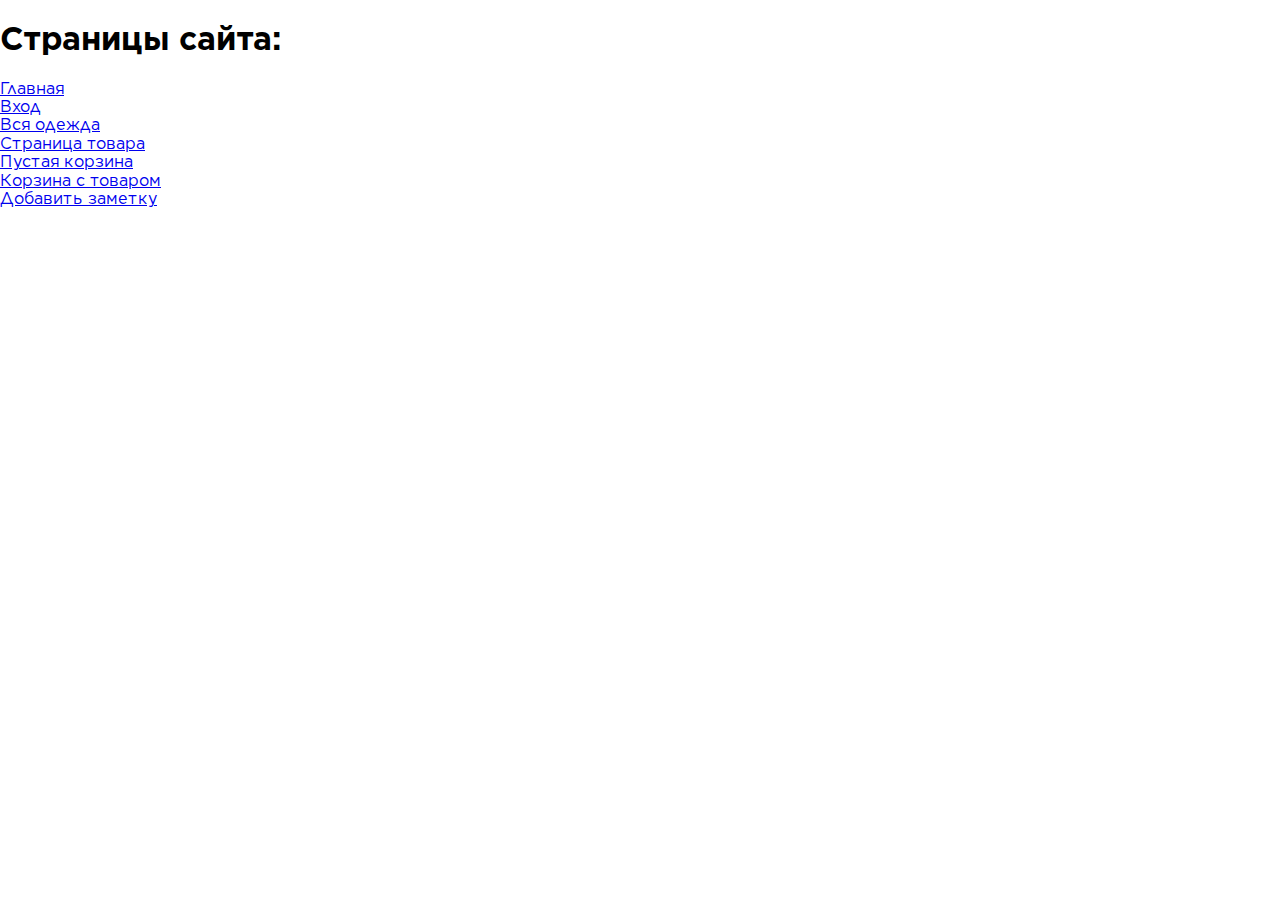
<file: index.html>
<!doctype html>
<html class="no-js" lang="ru">

    <head>
        <meta charset="utf-8">
        <meta http-equiv="x-ua-compatible" content="ie=edge">
        <title>CLO</title>
        <meta content="" name="description">
        <meta content="" name="keywords">
        <meta name="viewport" content="width=device-width, initial-scale=1">

        <meta content="telephone=no" name="format-detection">
        <!-- This make sence for mobile browsers. It means, that content has been optimized for mobile browsers -->
        <meta name="HandheldFriendly" content="true">


        <!--[if (gt IE 9)|!(IE)]><!-->
        <link href="static/css/main.min.css" rel="stylesheet" type="text/css">
        <!--<![endif]-->

        <meta property="og:title" content="" />
        <meta property="og:url" content="" />
        <meta property="og:description" content="" />
        <meta property="og:image" content="" />
        <meta property="og:image:type" content="image/jpeg" />
        <meta property="og:image:width" content="500" />
        <meta property="og:image:height" content="300" />
        <meta property="twitter:description" content="" />
        <link rel="image_src" href="" />


        <link rel="apple-touch-icon" sizes="57x57" href="./favicon/apple-icon-57x57.png">
        <link rel="apple-touch-icon" sizes="60x60" href="./favicon/apple-icon-60x60.png">
        <link rel="apple-touch-icon" sizes="72x72" href="./favicon/apple-icon-72x72.png">
        <link rel="apple-touch-icon" sizes="76x76" href="./favicon/apple-icon-76x76.png">
        <link rel="apple-touch-icon" sizes="114x114" href="./favicon/apple-icon-114x114.png">
        <link rel="apple-touch-icon" sizes="120x120" href="./favicon/apple-icon-120x120.png">
        <link rel="apple-touch-icon" sizes="144x144" href="./favicon/apple-icon-144x144.png">
        <link rel="apple-touch-icon" sizes="152x152" href="./favicon/apple-icon-152x152.png">
        <link rel="apple-touch-icon" sizes="180x180" href="./favicon/apple-icon-180x180.png">
        <link rel="icon" type="image/png" sizes="192x192" href="./favicon/android-icon-192x192.png">
        <link rel="icon" type="image/png" sizes="32x32" href="./favicon/favicon-32x32.png">
        <link rel="icon" type="image/png" sizes="96x96" href="./favicon/favicon-96x96.png">
        <link rel="icon" type="image/png" sizes="16x16" href="./favicon/favicon-16x16.png">
        <link rel="manifest" href="./favicon/manifest.json">
        <meta name="msapplication-TileColor" content="#ffffff">
        <meta name="msapplication-TileImage" content="./favicon/ms-icon-144x144.png">
        <meta name="theme-color" content="#ffffff">

        <script>
            (function(H){H.className=H.className.replace(/\bno-js\b/,'js')})(document.documentElement)
        </script>

        <link rel="stylesheet" href="https://unpkg.com/swiper/swiper-bundle.min.css" />
        <script src="https://unpkg.com/swiper/swiper-bundle.min.js"></script>
    </head>

    <body class="page">


        <h1>Страницы сайта:</h1>
        <a href="./main.html">Главная</a>
        <a href="./login.html">Вход</a>
        <a href="./items.html">Вся одежда</a>
        <a href="./item.html">Страница товара</a>
        <a href="./main2.html">Пустая корзина</a>
        <a href="./main3.html">Корзина с товаром</a>
        <a href="./note.html">Добавить заметку</a>







        <!-- Main scripts. You can replace it, but I recommend you to leave it here     -->
        <script src="static/js/main.min.js"></script>
    </body>

</html>
</file>
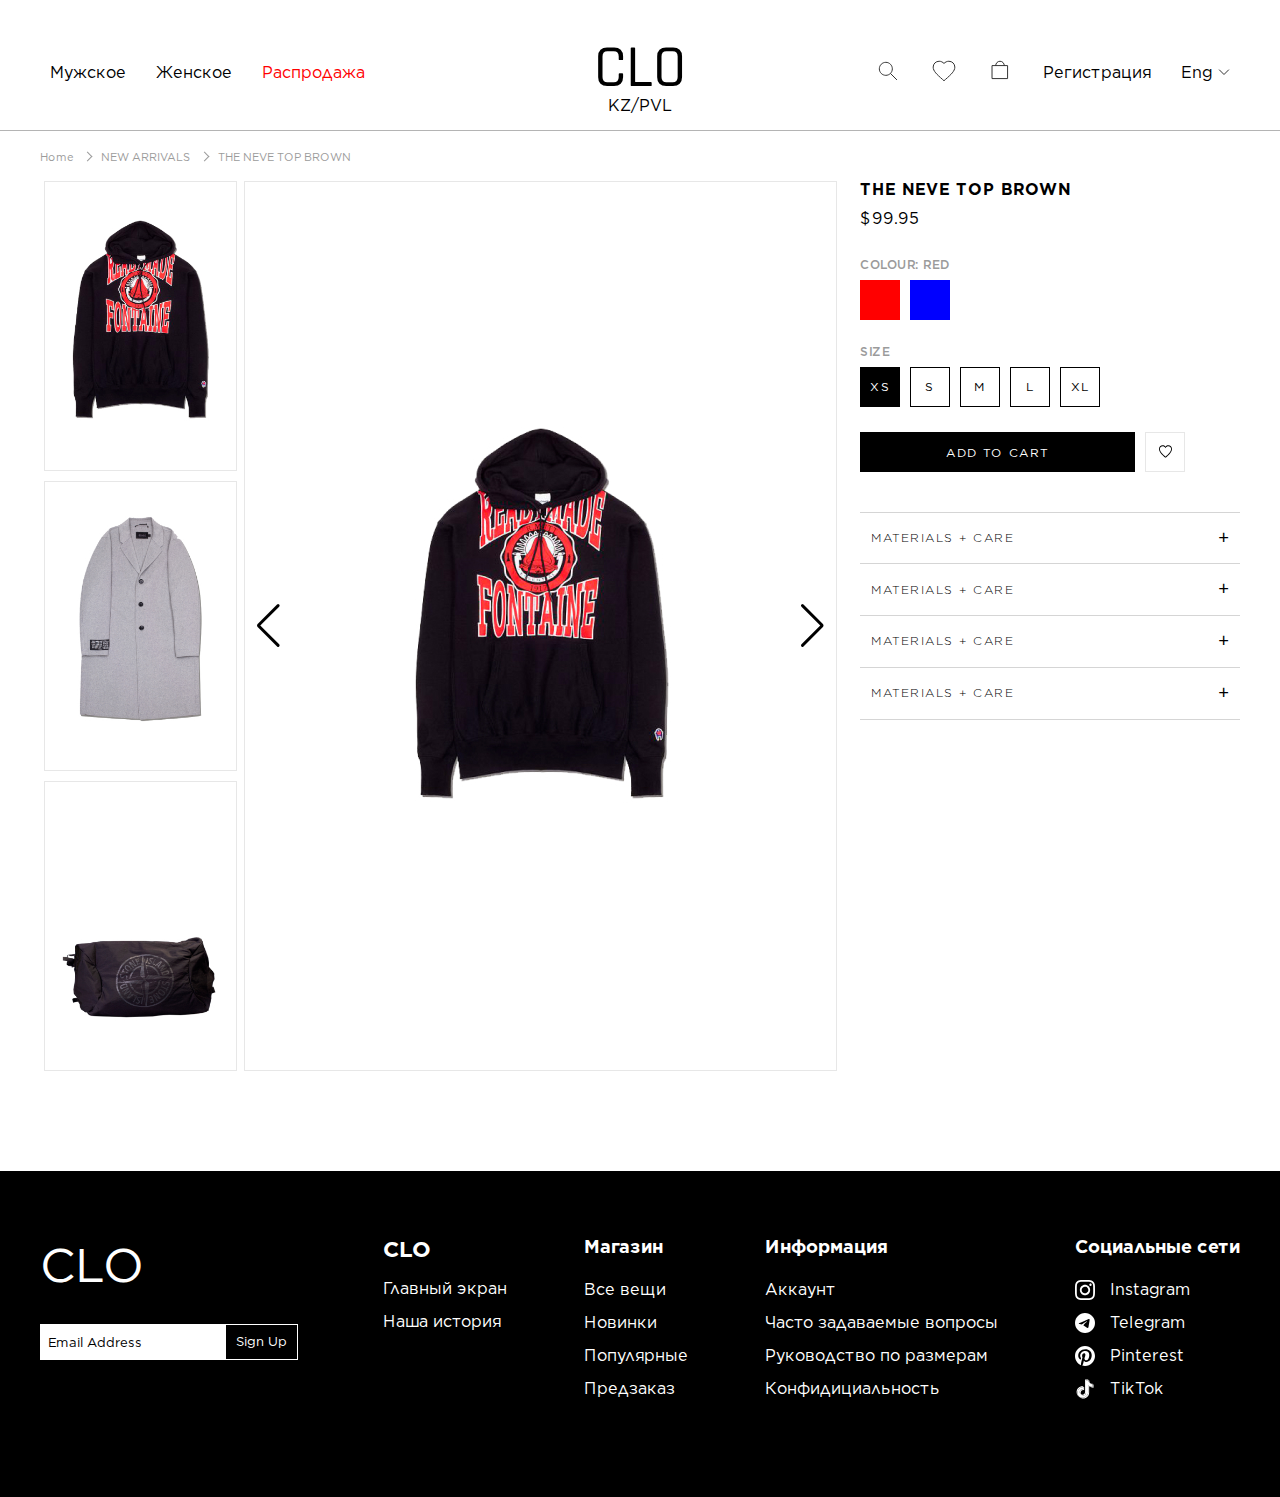
<file: item.html>
<!doctype html>
<html class="no-js" lang="ru">

    <head>
        <meta charset="utf-8">
        <meta http-equiv="x-ua-compatible" content="ie=edge">
        <title>CLO</title>
        <meta content="" name="description">
        <meta content="" name="keywords">
        <meta name="viewport" content="width=device-width, initial-scale=1">

        <meta content="telephone=no" name="format-detection">
        <!-- This make sence for mobile browsers. It means, that content has been optimized for mobile browsers -->
        <meta name="HandheldFriendly" content="true">


        <!--[if (gt IE 9)|!(IE)]><!-->
        <link href="static/css/main.min.css" rel="stylesheet" type="text/css">
        <!--<![endif]-->

        <meta property="og:title" content="" />
        <meta property="og:url" content="" />
        <meta property="og:description" content="" />
        <meta property="og:image" content="" />
        <meta property="og:image:type" content="image/jpeg" />
        <meta property="og:image:width" content="500" />
        <meta property="og:image:height" content="300" />
        <meta property="twitter:description" content="" />
        <link rel="image_src" href="" />


        <link rel="apple-touch-icon" sizes="57x57" href="./favicon/apple-icon-57x57.png">
        <link rel="apple-touch-icon" sizes="60x60" href="./favicon/apple-icon-60x60.png">
        <link rel="apple-touch-icon" sizes="72x72" href="./favicon/apple-icon-72x72.png">
        <link rel="apple-touch-icon" sizes="76x76" href="./favicon/apple-icon-76x76.png">
        <link rel="apple-touch-icon" sizes="114x114" href="./favicon/apple-icon-114x114.png">
        <link rel="apple-touch-icon" sizes="120x120" href="./favicon/apple-icon-120x120.png">
        <link rel="apple-touch-icon" sizes="144x144" href="./favicon/apple-icon-144x144.png">
        <link rel="apple-touch-icon" sizes="152x152" href="./favicon/apple-icon-152x152.png">
        <link rel="apple-touch-icon" sizes="180x180" href="./favicon/apple-icon-180x180.png">
        <link rel="icon" type="image/png" sizes="192x192" href="./favicon/android-icon-192x192.png">
        <link rel="icon" type="image/png" sizes="32x32" href="./favicon/favicon-32x32.png">
        <link rel="icon" type="image/png" sizes="96x96" href="./favicon/favicon-96x96.png">
        <link rel="icon" type="image/png" sizes="16x16" href="./favicon/favicon-16x16.png">
        <link rel="manifest" href="./favicon/manifest.json">
        <meta name="msapplication-TileColor" content="#ffffff">
        <meta name="msapplication-TileImage" content="./favicon/ms-icon-144x144.png">
        <meta name="theme-color" content="#ffffff">

        <script>
            (function(H){H.className=H.className.replace(/\bno-js\b/,'js')})(document.documentElement)
        </script>

        <link rel="stylesheet" href="https://unpkg.com/swiper/swiper-bundle.min.css" />
        <script src="https://unpkg.com/swiper/swiper-bundle.min.js"></script>
    </head>

    <body class="page">


        <header class="header">
            <div class="header__block">
                <div class="header__dropdown">
                    <div class="header__dropdown-link">
                        Мужское
                    </div>
                    <div class="header__dropdown-container">
                        <div class="header__dropdown-links">
                            <div class="header__dropdown-links-block">
                                <div class="header__dropdown-links-title">
                                    Одежда
                                </div>
                                <a href="#" class="header__dropdown-links-link">

        							Брюки

        						</a>
                                <a href="#" class="header__dropdown-links-link">

        							Джемперы и кардиганы

        						</a>
                                <a href="#" class="header__dropdown-links-link">

        							Верхняя одежда

        						</a>
                                <a href="#" class="header__dropdown-links-link">

        							Джинсы

        						</a>
                                <a href="#" class="header__dropdown-links-link">

        							Костюмы

        						</a>
                                <a href="#" class="header__dropdown-links-link">

        							Рубашки

        						</a>
                                <a href="#" class="header__dropdown-links-link">

        							Спорт

        						</a>
                                <a href="#" class="header__dropdown-links-link">

        							Худи и свитшоты

        						</a>
                                <a href="#" class="header__dropdown-links-link">

        							Футболки и майки

        						</a>
                                <a href="#" class="header__dropdown-links-link">

        							Плавки и шорты

        						</a>
                                <a href="#" class="header__dropdown-links-link">

        							Одежда для дома

        						</a>
                            </div>
                            <div class="header__dropdown-links-block">
                                <div class="header__dropdown-links-title">
                                    Обувь
                                </div>
                                <a href="#" class="header__dropdown-links-link">

        							Ботинки и сапоги

        						</a>
                                <a href="#" class="header__dropdown-links-link">

        							Кроссовки и кеды

        						</a>
                                <a href="#" class="header__dropdown-links-link">

        							Туфли

        						</a>
                            </div>
                            <div class="header__dropdown-links-block">
                                <div class="header__dropdown-links-title">
                                    Аксессуары
                                </div>
                                <a href="#" class="header__dropdown-links-link">

        							Головные уборы

        						</a>
                                <a href="#" class="header__dropdown-links-link">

        							Кошельки

        						</a>
                                <a href="#" class="header__dropdown-links-link">

        							Нижнее белье

        						</a>
                                <a href="#" class="header__dropdown-links-link">

        							Носки

        						</a>
                                <a href="#" class="header__dropdown-links-link">

        							Ремни и перчатки

        						</a>
                                <a href="#" class="header__dropdown-links-link">

        							Очки

        						</a>
                                <a href="#" class="header__dropdown-links-link">

        							Сумки и рюкзаки

        						</a>
                                <a href="#" class="header__dropdown-links-link">

        							Украшения

        						</a>
                                <a href="#" class="header__dropdown-links-link">

        							Шарфы и платки

        						</a>
                                <a href="#" class="header__dropdown-links-link">

        							Галстуки

        						</a>
                            </div>
                        </div>
                        <div class="header__dropdown-new">
                            <div class="header__dropdown-new-title">
                                Новое поступление
                                <svg width="15" height="14" viewBox="0 0 15 14" fill="none" xmlns="http://www.w3.org/2000/svg">
                                    <g id="arrow-down">
                                        <path id="Path 2" d="M7.5 1.75V12.25" stroke="#333333" stroke-linecap="round" />
                                        <path id="Path 3" d="M3.75 8.75L7.5 12.25L11.25 8.75" stroke="#333333" stroke-linecap="round" />
                                    </g>
                                </svg>
                            </div>
                            <div class="header__dropdown-new-items">
                                <div class="header__dropdown-new-item"></div>
                                <div class="header__dropdown-new-item"></div>
                                <div class="header__dropdown-new-item"></div>
                                <div class="header__dropdown-new-item"></div>
                            </div>
                        </div>
                    </div>
                </div>
                <div class="header__dropdown">
                    <div class="header__dropdown-link">
                        Женское
                    </div>
                    <div class="header__dropdown-container">
                        <div class="header__dropdown-links">
                            <div class="header__dropdown-links-block">
                                <div class="header__dropdown-links-title">
                                    Одежда
                                </div>
                                <a href="#" class="header__dropdown-links-link">

        							Брюки

        						</a>
                                <a href="#" class="header__dropdown-links-link">

        							Джемперы и кардиганы

        						</a>
                                <a href="#" class="header__dropdown-links-link">

        							Верхняя одежда

        						</a>
                                <a href="#" class="header__dropdown-links-link">

        							Джинсы

        						</a>
                                <a href="#" class="header__dropdown-links-link">

        							Костюмы

        						</a>
                                <a href="#" class="header__dropdown-links-link">

        							Блузы и рубашки

        						</a>
                                <a href="#" class="header__dropdown-links-link">

        							Спорт

        						</a>
                                <a href="#" class="header__dropdown-links-link">

        							Худи и свитшоты

        						</a>
                                <a href="#" class="header__dropdown-links-link">

        							Футболки и майки

        						</a>
                                <a href="#" class="header__dropdown-links-link">

        							Купальники и пляжная одежда

        						</a>
                                <a href="#" class="header__dropdown-links-link">

        							Одежда для дома

        						</a>
                                <a href="#" class="header__dropdown-links-link">

        							Юбки

        						</a>
                                <a href="#" class="header__dropdown-links-link">

        							Топы

        						</a>
                                <a href="#" class="header__dropdown-links-link">

        							Комбинизоны

        						</a>
                                <a href="#" class="header__dropdown-links-link">

        							Платья

        						</a>
                            </div>
                            <div class="header__dropdown-links-block">
                                <div class="header__dropdown-links-title">
                                    Обувь
                                </div>
                                <a href="#" class="header__dropdown-links-link">

        							Ботинки и сапоги

        						</a>
                                <a href="#" class="header__dropdown-links-link">

        							Кроссовки и кеды

        						</a>
                                <a href="#" class="header__dropdown-links-link">

        							Туфли и босоножки

        						</a>
                            </div>
                            <div class="header__dropdown-links-block">
                                <div class="header__dropdown-links-title">
                                    Аксессуары
                                </div>
                                <a href="#" class="header__dropdown-links-link">

        							Головные уборы

        						</a>
                                <a href="#" class="header__dropdown-links-link">

        							Кошельки

        						</a>
                                <a href="#" class="header__dropdown-links-link">

        							Нижнее белье

        						</a>
                                <a href="#" class="header__dropdown-links-link">

        							Колготки и носки

        						</a>
                                <a href="#" class="header__dropdown-links-link">

        							Ремни и перчатки

        						</a>
                                <a href="#" class="header__dropdown-links-link">

        							Очки

        						</a>
                                <a href="#" class="header__dropdown-links-link">

        							Сумки и рюкзаки

        						</a>
                                <a href="#" class="header__dropdown-links-link">

        							Украшения

        						</a>
                                <a href="#" class="header__dropdown-links-link">

        							Шарфы и платки

        						</a>
                                <a href="#" class="header__dropdown-links-link">

        							Галстуки

        						</a>
                            </div>
                        </div>
                        <div class="header__dropdown-new">
                            <div class="header__dropdown-new-title">
                                Новое поступление
                                <svg width="15" height="14" viewBox="0 0 15 14" fill="none" xmlns="http://www.w3.org/2000/svg">
                                    <g id="arrow-down">
                                        <path id="Path 2" d="M7.5 1.75V12.25" stroke="#333333" stroke-linecap="round" />
                                        <path id="Path 3" d="M3.75 8.75L7.5 12.25L11.25 8.75" stroke="#333333" stroke-linecap="round" />
                                    </g>
                                </svg>
                            </div>
                            <div class="header__dropdown-new-items">
                                <div class="header__dropdown-new-item"></div>
                                <div class="header__dropdown-new-item"></div>
                                <div class="header__dropdown-new-item"></div>
                                <div class="header__dropdown-new-item"></div>
                            </div>
                        </div>
                    </div>
                </div>
                <div class="header__dropdown header__dropdown-close">
                    <div class="header__dropdown-link header__dropdown-link-red">
                        Распродажа
                    </div>
                    <div class="header__dropdown-container">

                    </div>
                </div>
            </div>
            <div class="header__logo">
                <div class="header__logo-text">
                    CLO
                </div>
                <div class="header__logo-title">
                    KZ/PVL
                </div>
            </div>
            <div class="header__block">
                <div class="header__search">
                    <svg width="26" height="26" viewBox="0 0 26 26" fill="none" xmlns="http://www.w3.org/2000/svg">
                        <path d="M15.613 15.6131L21.6665 21.6667" stroke="#333333" stroke-linecap="round" />
                        <path fill-rule="evenodd" clip-rule="evenodd" d="M10.8335 17.3333C14.4233 17.3333 17.3335 14.4232 17.3335 10.8333C17.3335 7.24348 14.4233 4.33333 10.8335 4.33333C7.24365 4.33333 4.3335 7.24348 4.3335 10.8333C4.3335 14.4232 7.24365 17.3333 10.8335 17.3333Z"
                        stroke="#333333" />
                    </svg>
                </div>
                <div class="header__fav">
                    <svg width="26" height="26" viewBox="0 0 26 26" fill="none" xmlns="http://www.w3.org/2000/svg">
                        <g id="favourite">
                            <path id="Shape" d="M12.9998 22.75L11.429 21.3473C5.84984 16.3846 2.1665 13.1116 2.1665 9.09469C2.1665 5.82166 4.78817 3.25 8.12484 3.25C10.0098 3.25 11.819 4.11076 12.9998 5.47098C14.1807 4.11076 15.9898 3.25 17.8748 3.25C21.2115 3.25 23.8332 5.82166 23.8332 9.09469C23.8332 13.1116 20.1498 16.3846 14.5707 21.3579L12.9998 22.75Z"
                            stroke="#333333" />
                        </g>
                    </svg>
                </div>
                <div class="header__cart">
                    <svg width="26" height="26" viewBox="0 0 26 26" fill="none" xmlns="http://www.w3.org/2000/svg">
                        <g id="bag">
                            <rect id="Rectangle 2" x="5.4165" y="7.58333" width="15.1667" height="13" stroke="#333333" stroke-linecap="round" stroke-linejoin="round" />
                            <path id="Rectangle 2_2" d="M8.6665 7.58333C8.6665 5.1901 10.6066 3.25 12.9998 3.25C15.3931 3.25 17.3332 5.1901 17.3332 7.58333" stroke="#333333" stroke-linecap="round" stroke-linejoin="round" />
                        </g>
                    </svg>
                </div>
                <div class="header__login">
                    Регистрация
                </div>
                <div class="header__lang">
                    <div class="header__lang-text">
                        Eng
                    </div>
                    <svg width="12" height="7" viewBox="0 0 12 7" fill="none" xmlns="http://www.w3.org/2000/svg">
                        <path d="M1.4165 0.916668L5.99984 5.5L10.5832 0.916668" stroke="#333333" stroke-linecap="round" />
                    </svg>
                    <div class="header__lang-more">
                        <a href="#">Ru</a>
                    </div>
                </div>
            </div>
        </header>
        <div class="itemcontainer">
            <div class="wrapper">
                <nav class="breadcrubs">
                    <ol>
                        <li class="breadcrubs__item">
                            <a href="#" class="breadcrubs__link">Home</a>
                        </li>
                        <li class="breadcrubs__item">
                            <a href="#" class="breadcrubs__link">NEW ARRIVALS</a>
                        </li>
                        <li class="breadcrubs__item">
                            <a href="#" class="breadcrubs__link">THE NEVE TOP BROWN</a>
                        </li>
                    </ol>
                </nav>
                <div class="itemcontainer__main">
                    <div class="itemcontainer__slider">
                        <div thumbsSlider="" class="swiper mySwiper">
                            <div class="swiper-wrapper">
                                <div class="swiper-slide">
                                    <img src="./static/img/content/item7.jpg" />
                                </div>
                                <div class="swiper-slide">
                                    <img src="./static/img/content/item8.jpg" />
                                </div>
                                <div class="swiper-slide">
                                    <img src="./static/img/content/item6.jpg" />
                                </div>
                                <div class="swiper-slide">
                                    <img src="./static/img/content/item5.jpg" />
                                </div>
                                <div class="swiper-slide">
                                    <img src="./static/img/content/item4.jpg" />
                                </div>
                            </div>
                        </div>
                        <div class="swiper mySwiper2">
                            <div class="swiper-wrapper">
                                <div class="swiper-slide">
                                    <img src="./static/img/content/item7.jpg" />
                                </div>
                                <div class="swiper-slide">
                                    <img src="./static/img/content/item8.jpg" />
                                </div>
                                <div class="swiper-slide">
                                    <img src="./static/img/content/item6.jpg" />
                                </div>
                                <div class="swiper-slide">
                                    <img src="./static/img/content/item5.jpg" />
                                </div>
                                <div class="swiper-slide">
                                    <img src="./static/img/content/item4.jpg" />
                                </div>
                            </div>
                            <div class="swiper-button-next"></div>
                            <div class="swiper-button-prev"></div>
                        </div>
                    </div>
                    <div class="itemcontainer__info">
                        <div class="itemcontainer__name">
                            THE NEVE TOP BROWN
                        </div>
                        <div class="itemcontainer__price">
                            $99.95
                        </div>
                        <div class="itemcontainer__color-block">
                            <div class="itemcontainer__mtitle">
                                COLOUR: <span id="color-hover"></span>
                            </div>
                            <div class="itemcontainer__colors">
                                <a href="#" data-colot-title="red" class="itemcontainer__color selected" style="background-color: red;"></a>
                                <a href="#" data-colot-title="blue" class="itemcontainer__color" style="background-color: blue;"></a>
                            </div>
                        </div>
                        <div class="itemcontainer__sizes-block">
                            <div class="itemcontainer__mtitle">
                                SIZE
                            </div>
                            <div class="itemcontainer__sizes">
                                <label class="itemcontainer__size">
                                    <input type="radio" name="size" value="size1" checked>
                                    <span>XS</span>
                                </label>
                                <label class="itemcontainer__size">
                                    <input type="radio" name="size" value="size2">
                                    <span>S</span>
                                </label>
                                <label class="itemcontainer__size">
                                    <input type="radio" name="size" value="size3">
                                    <span>M</span>
                                </label>
                                <label class="itemcontainer__size">
                                    <input type="radio" name="size" value="size4">
                                    <span>L</span>
                                </label>
                                <label class="itemcontainer__size">
                                    <input type="radio" name="size" value="size5">
                                    <span>XL</span>
                                </label>
                            </div>
                        </div>
                        <div class="itemcontainer__buttons">
                            <div class="button">ADD TO CART</div>
                            <div class="itemcontainer__favorite">
                                <svg version="1.1" xmlns="http://www.w3.org/2000/svg" xmlns:xlink="http://www.w3.org/1999/xlink" x="0px" y="0px" viewBox="0 0 455 455" style="enable-background:new 0 0 455 455;" xml:space="preserve">
                                    <path d="M326.632,10.346c-38.733,0-74.991,17.537-99.132,46.92c-24.141-29.384-60.398-46.92-99.132-46.92

        							C57.586,10.346,0,67.931,0,138.714c0,55.426,33.05,119.535,98.23,190.546c50.161,54.647,104.728,96.959,120.257,108.626l9.01,6.769

        							l9.01-6.768c15.529-11.667,70.098-53.978,120.26-108.625C421.949,258.251,455,194.141,455,138.714

        							C455,67.931,397.414,10.346,326.632,10.346z M334.666,308.974c-41.259,44.948-85.648,81.283-107.169,98.029

        							c-21.52-16.746-65.907-53.082-107.166-98.03C61.236,244.592,30,185.717,30,138.714c0-54.24,44.128-98.368,98.368-98.368

        							c35.694,0,68.652,19.454,86.013,50.771l13.119,23.666l13.119-23.666c17.36-31.316,50.318-50.771,86.013-50.771

        							c54.24,0,98.368,44.127,98.368,98.368C425,185.719,393.763,244.594,334.666,308.974z" />
                                </svg>
                            </div>
                        </div>
                        <div class="itemcontainer__toggls">
                            <div class="itemcontainer__toggle">
                                <div class="itemcontainer__togglehead">
                                    <div class="itemcontainer__toggletitle">
                                        Materials + Care
                                    </div>
                                    <div class="itemcontainer__togglearrow"></div>
                                </div>
                                <div class="itemcontainer__togglebody">
                                    From the COA collection, The Neve Skirt in Brown by Nakedvice is a mini skirt crafted from custom N printed mesh.
                                </div>
                            </div>
                            <div class="itemcontainer__toggle">
                                <div class="itemcontainer__togglehead">
                                    <div class="itemcontainer__toggletitle">
                                        Materials + Care
                                    </div>
                                    <div class="itemcontainer__togglearrow"></div>
                                </div>
                                <div class="itemcontainer__togglebody">
                                    From the COA collection, The Neve Skirt in Brown by Nakedvice is a mini skirt crafted from custom N printed mesh.
                                </div>
                            </div>
                            <div class="itemcontainer__toggle">
                                <div class="itemcontainer__togglehead">
                                    <div class="itemcontainer__toggletitle">
                                        Materials + Care
                                    </div>
                                    <div class="itemcontainer__togglearrow"></div>
                                </div>
                                <div class="itemcontainer__togglebody">
                                    From the COA collection, The Neve Skirt in Brown by Nakedvice is a mini skirt crafted from custom N printed mesh.
                                </div>
                            </div>
                            <div class="itemcontainer__toggle">
                                <div class="itemcontainer__togglehead">
                                    <div class="itemcontainer__toggletitle">
                                        Materials + Care
                                    </div>
                                    <div class="itemcontainer__togglearrow"></div>
                                </div>
                                <div class="itemcontainer__togglebody">
                                    From the COA collection, The Neve Skirt in Brown by Nakedvice is a mini skirt crafted from custom N printed mesh.
                                </div>
                            </div>
                        </div>
                    </div>
                </div>
            </div>
        </div>
        <div class="search">
            <button>
                <svg width="35" height="35" viewBox="0 0 35 35" fill="none" xmlns="http://www.w3.org/2000/svg">
                    <path d="M21.0175 21.0177L29.1665 29.1667" stroke="#333333" stroke-linecap="round" />
                    <path fill-rule="evenodd" clip-rule="evenodd" d="M14.5835 23.3333C19.416 23.3333 23.3335 19.4158 23.3335 14.5833C23.3335 9.75084 19.416 5.83333 14.5835 5.83333C9.751 5.83333 5.8335 9.75084 5.8335 14.5833C5.8335 19.4158 9.751 23.3333 14.5835 23.3333Z"
                    stroke="#333333" />
                </svg>
            </button>
            <input type="text" placeholder="Поиск">
        </div>
        <div class="search-overlay"></div>

        <div class="cart">
            <div class="cart__header">
                <div class="cart__close">
                    <svg width="40" height="40" viewBox="0 0 40 40" fill="none" xmlns="http://www.w3.org/2000/svg">
                        <g id="close">
                            <path id="Path 2" d="M29.4282 29.4281L10.572 10.5719" stroke="#333333" stroke-linecap="round" />
                            <path id="Path 2_2" d="M29.428 10.5719L10.5718 29.4281" stroke="#333333" stroke-linecap="round" />
                        </g>
                    </svg>
                </div>
                <div class="cart__count">
                    <span>Корзина (0)</span>
                    <svg width="26" height="26" viewBox="0 0 26 26" fill="none" xmlns="http://www.w3.org/2000/svg">
                        <g id="bag">
                            <rect id="Rectangle 2" x="5.41675" y="7.58337" width="15.1667" height="13" stroke="#333333" stroke-linecap="round" stroke-linejoin="round" />
                            <path id="Rectangle 2_2" d="M8.66675 7.58333C8.66675 5.1901 10.6068 3.25 13.0001 3.25C15.3933 3.25 17.3334 5.1901 17.3334 7.58333" stroke="#333333" stroke-linecap="round" stroke-linejoin="round" />
                        </g>
                    </svg>
                </div>
            </div>
            <div class="cart__empty">
                У вас нет товаров в корзине
            </div>
            <div class="cart__body">

            </div>
            <div class="cart__with">

            </div>
            <div class="cart__footer">

            </div>
        </div>
        <div class="cart-overlay"></div>
        <footer class="footer">
            <div class="wrapper">
                <div class="footer__block">
                    <div class="footer__logo">
                        CLO
                    </div>
                    <div class="footer__form">
                        <div class="footer__input">
                            <input type="text" placeholder="Email Address">
                        </div>
                        <button class="footer__button">
                            Sign Up
                        </button>
                    </div>
                </div>
                <div class="footer__links">
                    <div class="footer__title footer__title-logo">
                        CLO
                    </div>
                    <a href="#" class="footer__link">

        				Главный экран

        			</a>
                    <a href="#" class="footer__link">

        				Наша история

        			</a>
                </div>
                <div class="footer__links">
                    <div class="footer__title">
                        Магазин
                    </div>
                    <a href="#" class="footer__link">

        				Все вещи

        			</a>
                    <a href="#" class="footer__link">

        				Новинки

        			</a>
                    <a href="#" class="footer__link">

        				Популярные

        			</a>
                    <a href="#" class="footer__link">

        				Предзаказ

        			</a>
                </div>
                <div class="footer__links">
                    <div class="footer__title">
                        Информация
                    </div>
                    <a href="#" class="footer__link">

        				Аккаунт

        			</a>
                    <a href="#" class="footer__link">

        				Часто задаваемые вопросы

        			</a>
                    <a href="#" class="footer__link">

        				Руководство по размерам

        			</a>
                    <a href="#" class="footer__link">

        				Конфидициальность

        			</a>
                </div>
                <div class="footer__links">
                    <div class="footer__title">
                        Социальные сети
                    </div>
                    <a href="https://www.instagram.com/" target="_blank" class="footer__link footer__link-soc">
                        <svg width="20" height="20" viewBox="0 0 20 20" fill="none" xmlns="http://www.w3.org/2000/svg">
                            <path fill-rule="evenodd" clip-rule="evenodd" d="M5.87727 0.06C6.94364 0.0109091 7.28364 0 10 0C12.7164 0 13.0564 0.0118182 14.1218 0.06C15.1873 0.108182 15.9145 0.278182 16.5509 0.524545C17.2173 0.776364 17.8218 1.17 18.3218 1.67909C18.8309 2.17818 19.2236 2.78182 19.4745 3.44909C19.7218 4.08545 19.8909 4.81273 19.94 5.87636C19.9891 6.94455 20 7.28454 20 10C20 12.7164 19.9882 13.0564 19.94 14.1227C19.8918 15.1864 19.7218 15.9136 19.4745 16.55C19.2236 17.2174 18.8303 17.822 18.3218 18.3218C17.8218 18.8309 17.2173 19.2236 16.5509 19.4745C15.9145 19.7218 15.1873 19.8909 14.1236 19.94C13.0564 19.9891 12.7164 20 10 20C7.28364 20 6.94364 19.9882 5.87727 19.94C4.81364 19.8918 4.08636 19.7218 3.45 19.4745C2.78265 19.2236 2.17802 18.8302 1.67818 18.3218C1.16944 17.8224 0.775741 17.2181 0.524545 16.5509C0.278182 15.9145 0.109091 15.1873 0.06 14.1236C0.0109091 13.0555 0 12.7155 0 10C0 7.28364 0.0118182 6.94364 0.06 5.87818C0.108182 4.81273 0.278182 4.08545 0.524545 3.44909C0.776112 2.78189 1.17011 2.17756 1.67909 1.67818C2.17822 1.16955 2.78225 0.775858 3.44909 0.524545C4.08545 0.278182 4.81273 0.109091 5.87636 0.06H5.87727ZM14.0409 1.86C12.9864 1.81182 12.67 1.80182 10 1.80182C7.33 1.80182 7.01364 1.81182 5.95909 1.86C4.98364 1.90455 4.45455 2.06727 4.10182 2.20455C3.63545 2.38636 3.30182 2.60182 2.95182 2.95182C2.62004 3.27459 2.36471 3.66753 2.20455 4.10182C2.06727 4.45455 1.90455 4.98364 1.86 5.95909C1.81182 7.01364 1.80182 7.33 1.80182 10C1.80182 12.67 1.81182 12.9864 1.86 14.0409C1.90455 15.0164 2.06727 15.5455 2.20455 15.8982C2.36455 16.3318 2.62 16.7255 2.95182 17.0482C3.27455 17.38 3.66818 17.6355 4.10182 17.7955C4.45455 17.9327 4.98364 18.0955 5.95909 18.14C7.01364 18.1882 7.32909 18.1982 10 18.1982C12.6709 18.1982 12.9864 18.1882 14.0409 18.14C15.0164 18.0955 15.5455 17.9327 15.8982 17.7955C16.3645 17.6136 16.6982 17.3982 17.0482 17.0482C17.38 16.7255 17.6355 16.3318 17.7955 15.8982C17.9327 15.5455 18.0955 15.0164 18.14 14.0409C18.1882 12.9864 18.1982 12.67 18.1982 10C18.1982 7.33 18.1882 7.01364 18.14 5.95909C18.0955 4.98364 17.9327 4.45455 17.7955 4.10182C17.6136 3.63545 17.3982 3.30182 17.0482 2.95182C16.7254 2.62006 16.3325 2.36474 15.8982 2.20455C15.5455 2.06727 15.0164 1.90455 14.0409 1.86ZM8.72273 13.0827C9.43605 13.3797 10.2303 13.4197 10.9699 13.1961C11.7095 12.9725 12.3485 12.499 12.7778 11.8566C13.2071 11.2142 13.4 10.4426 13.3237 9.67373C13.2473 8.90485 12.9064 8.18634 12.3591 7.64091C12.0102 7.29225 11.5884 7.02528 11.1239 6.85922C10.6595 6.69316 10.164 6.63215 9.67318 6.68056C9.18233 6.72897 8.70832 6.88562 8.28528 7.13921C7.86223 7.3928 7.50068 7.73704 7.22664 8.14714C6.9526 8.55723 6.7729 9.02299 6.70047 9.51087C6.62804 9.99876 6.66468 10.4966 6.80776 10.9687C6.95084 11.4407 7.1968 11.8751 7.52793 12.2407C7.85905 12.6062 8.26711 12.8938 8.72273 13.0827ZM6.36545 6.36545C6.84275 5.88816 7.40938 5.50955 8.033 5.25124C8.65661 4.99293 9.325 4.85998 10 4.85998C10.675 4.85998 11.3434 4.99293 11.967 5.25124C12.5906 5.50955 13.1572 5.88816 13.6345 6.36545C14.1118 6.84275 14.4905 7.40938 14.7488 8.033C15.0071 8.65661 15.14 9.325 15.14 10C15.14 10.675 15.0071 11.3434 14.7488 11.967C14.4905 12.5906 14.1118 13.1572 13.6345 13.6345C12.6706 14.5985 11.3632 15.14 10 15.14C8.63678 15.14 7.3294 14.5985 6.36545 13.6345C5.40151 12.6706 4.85998 11.3632 4.85998 10C4.85998 8.63678 5.40151 7.3294 6.36545 6.36545ZM16.28 5.62545C16.3983 5.51388 16.493 5.37971 16.5585 5.23089C16.624 5.08206 16.6589 4.92161 16.6613 4.75903C16.6637 4.59645 16.6334 4.43504 16.5723 4.28437C16.5111 4.1337 16.4204 3.99683 16.3054 3.88185C16.1904 3.76688 16.0536 3.67614 15.9029 3.61502C15.7522 3.55389 15.5908 3.52361 15.4282 3.52598C15.2657 3.52835 15.1052 3.56332 14.9564 3.62881C14.8076 3.69431 14.6734 3.789 14.5618 3.90727C14.3448 4.1373 14.226 4.44284 14.2306 4.75903C14.2352 5.07522 14.3629 5.37716 14.5865 5.60077C14.8101 5.82437 15.1121 5.95203 15.4282 5.95663C15.7444 5.96124 16.05 5.84244 16.28 5.62545Z"
                            fill="white" />
                        </svg>
                        Instagram
                    </a>
                    <a href="https://web.telegram.org/" target="_blank" class="footer__link footer__link-soc">
                        <svg width="20" height="20" viewBox="0 0 20 20" fill="none" xmlns="http://www.w3.org/2000/svg">
                            <path d="M10 20C15.5228 20 20 15.5228 20 10C20 4.47715 15.5228 0 10 0C4.47715 0 0 4.47715 0 10C0 15.5228 4.47715 20 10 20Z" fill="url(#paint0_linear_656_128)" />
                            <path fill-rule="evenodd" clip-rule="evenodd" d="M4.52658 9.89443C7.44178 8.62433 9.38571 7.787 10.3584 7.38244C13.1355 6.22735 13.7125 6.0267 14.0886 6.02007C14.1714 6.01861 14.3563 6.03911 14.4761 6.13633C14.5773 6.21842 14.6051 6.32931 14.6185 6.40715C14.6318 6.48498 14.6484 6.66227 14.6352 6.80081C14.4847 8.38205 13.8335 12.2193 13.5022 13.9903C13.3621 14.7397 13.086 14.9909 12.8188 15.0155C12.2381 15.069 11.7971 14.6317 11.2347 14.2631C10.3545 13.6861 9.85733 13.327 9.00301 12.764C8.0157 12.1134 8.65573 11.7558 9.2184 11.1714C9.36565 11.0184 11.9243 8.69112 11.9738 8.48C11.98 8.4536 11.9858 8.35518 11.9273 8.3032C11.8688 8.25123 11.7825 8.26901 11.7203 8.28314C11.632 8.30317 10.226 9.2325 7.5022 11.0711C7.10311 11.3452 6.74162 11.4787 6.41774 11.4717C6.06069 11.464 5.37386 11.2698 4.86328 11.1038C4.23703 10.9003 3.7393 10.7926 3.78264 10.4469C3.80521 10.2668 4.05319 10.0827 4.52658 9.89443Z"
                            fill="black" />
                            <defs>
                                <linearGradient id="paint0_linear_656_128" x1="10" y1="0" x2="10" y2="19.8517" gradientUnits="userSpaceOnUse">
                                    <stop stop-color="white" />
                                    <stop offset="1" stop-color="white" />
                                </linearGradient>
                            </defs>
                        </svg>
                        Telegram
                    </a>
                    <a href="https://www.pinterest.com/" target="_blank" class="footer__link footer__link-soc">
                        <svg width="20" height="20" viewBox="0 0 20 20" fill="none" xmlns="http://www.w3.org/2000/svg">
                            <g clip-path="url(#clip0_656_110)">
                                <path d="M0 10.0002C0 14.095 2.46234 17.6128 5.98586 19.1595C5.95773 18.4612 5.98086 17.6229 6.15992 16.8631C6.35219 16.0513 7.44664 11.4141 7.44664 11.4141C7.44664 11.4141 7.12719 10.7755 7.12719 9.83187C7.12719 8.34992 7.98609 7.24312 9.05578 7.24312C9.96539 7.24312 10.4048 7.92633 10.4048 8.74445C10.4048 9.65883 9.82164 11.0266 9.52172 12.2934C9.27117 13.3541 10.0536 14.2194 11.1001 14.2194C12.9948 14.2194 14.2709 11.7859 14.2709 8.90258C14.2709 6.71086 12.7947 5.07039 10.1098 5.07039C7.07633 5.07039 5.18656 7.33258 5.18656 9.85945C5.18656 10.7307 5.44344 11.3451 5.84578 11.8209C6.03078 12.0394 6.05648 12.1273 5.98953 12.3782C5.94156 12.5622 5.83141 13.0052 5.78578 13.1807C5.71922 13.434 5.51398 13.5245 5.28508 13.431C3.88789 12.8606 3.23719 11.3305 3.23719 9.61055C3.23719 6.76984 5.63297 3.36359 10.3842 3.36359C14.2022 3.36359 16.7151 6.12641 16.7151 9.09211C16.7151 13.015 14.5341 15.9457 11.3193 15.9457C10.2397 15.9457 9.22414 15.3621 8.87625 14.6992C8.87625 14.6992 8.2957 17.0033 8.17273 17.4482C7.9607 18.2192 7.5457 18.9898 7.16625 19.5905C8.08637 19.8625 9.04089 20.0006 10.0004 20.0005C15.5226 20.0005 20.0001 15.5233 20.0001 10.0002C20.0001 4.47727 15.5226 0 10.0004 0C4.47766 0 0 4.47727 0 10.0002Z"
                                fill="white" />
                            </g>
                            <defs>
                                <clipPath id="clip0_656_110">
                                    <rect width="20" height="20" fill="white" />
                                </clipPath>
                            </defs>
                        </svg>
                        Pinterest
                    </a>
                    <a href="https://tiktok.com/" target="_blank" class="footer__link footer__link-soc">
                        <svg width="20" height="20" viewBox="0 0 20 20" fill="none" xmlns="http://www.w3.org/2000/svg">
                            <path d="M14.1412 7.33078C15.3759 8.21651 16.8884 8.73766 18.5221 8.73766V5.58289C18.2129 5.58295 17.9045 5.5506 17.6021 5.48629V7.96955C15.9686 7.96955 14.4562 7.4484 13.2212 6.56272V13.0007C13.2212 16.2213 10.6197 18.8319 7.41071 18.8319C6.21337 18.8319 5.10049 18.4687 4.17603 17.8456C5.23115 18.9283 6.70261 19.6 8.33052 19.6C11.5397 19.6 14.1414 16.9894 14.1414 13.7686V7.33078H14.1412ZM15.2761 4.148C14.6452 3.45618 14.2309 2.56214 14.1412 1.57374V1.16797H13.2694C13.4888 2.42423 14.2374 3.4975 15.2761 4.148ZM6.2057 15.3742C5.85316 14.9104 5.66264 14.3429 5.6635 13.7594C5.6635 12.2864 6.85342 11.0921 8.32147 11.0921C8.59506 11.092 8.86701 11.1341 9.12775 11.2171V7.99182C8.82305 7.94991 8.51552 7.93212 8.20813 7.93864V10.449C7.9472 10.366 7.67512 10.3238 7.40146 10.3241C5.93342 10.3241 4.74356 11.5183 4.74356 12.9915C4.74356 14.0331 5.33832 14.9349 6.2057 15.3742Z"
                            fill="white" />
                            <path d="M13.2211 6.56266C14.4562 7.44833 15.9685 7.96948 17.602 7.96948V5.48622C16.6902 5.29131 15.883 4.81312 15.2761 4.14799C14.2372 3.49743 13.4888 2.42416 13.2693 1.16797H10.9792V13.7685C10.9741 15.2374 9.78617 16.4269 8.32127 16.4269C7.45803 16.4269 6.69113 16.0139 6.20543 15.3742C5.33813 14.9349 4.74336 14.033 4.74336 12.9915C4.74336 11.5185 5.93322 10.3242 7.40127 10.3242C7.68254 10.3242 7.95364 10.3681 8.20794 10.4491V7.93871C5.05534 8.00407 2.5199 10.5892 2.5199 13.7686C2.5199 15.3557 3.15128 16.7944 4.17603 17.8457C5.1005 18.4687 6.21337 18.832 7.41072 18.832C10.6197 18.832 13.2212 16.2212 13.2212 13.0007V6.56266H13.2211Z"
                            fill="white" />
                            <path d="M17.602 5.48614V4.81469C16.7798 4.81594 15.9737 4.58485 15.2761 4.14785C15.8936 4.82635 16.7068 5.2942 17.602 5.48614ZM13.2693 1.16789C13.2484 1.04783 13.2323 0.926983 13.2212 0.805674V0.399902H10.0592V13.0006C10.0541 14.4693 8.86631 15.6588 7.40128 15.6588C6.97117 15.6588 6.56508 15.5563 6.20545 15.3742C6.69115 16.0139 7.45805 16.4267 8.32129 16.4267C9.78606 16.4267 10.9741 15.2374 10.9793 13.7685V1.16789H13.2693ZM8.20809 7.93863V7.22382C7.94388 7.18758 7.6775 7.16939 7.4108 7.16952C4.20151 7.16946 1.59998 9.78022 1.59998 13.0006C1.59998 15.0195 2.62242 16.7988 4.17611 17.8455C3.15137 16.7943 2.51998 15.3555 2.51998 13.7684C2.51998 10.5891 5.05536 8.00399 8.20809 7.93863Z"
                            fill="white" />
                        </svg>
                        TikTok
                    </a>
                </div>
            </div>
        </footer>



        <!-- Main scripts. You can replace it, but I recommend you to leave it here     -->
        <script src="static/js/main.min.js"></script>
    </body>

</html>
</file>
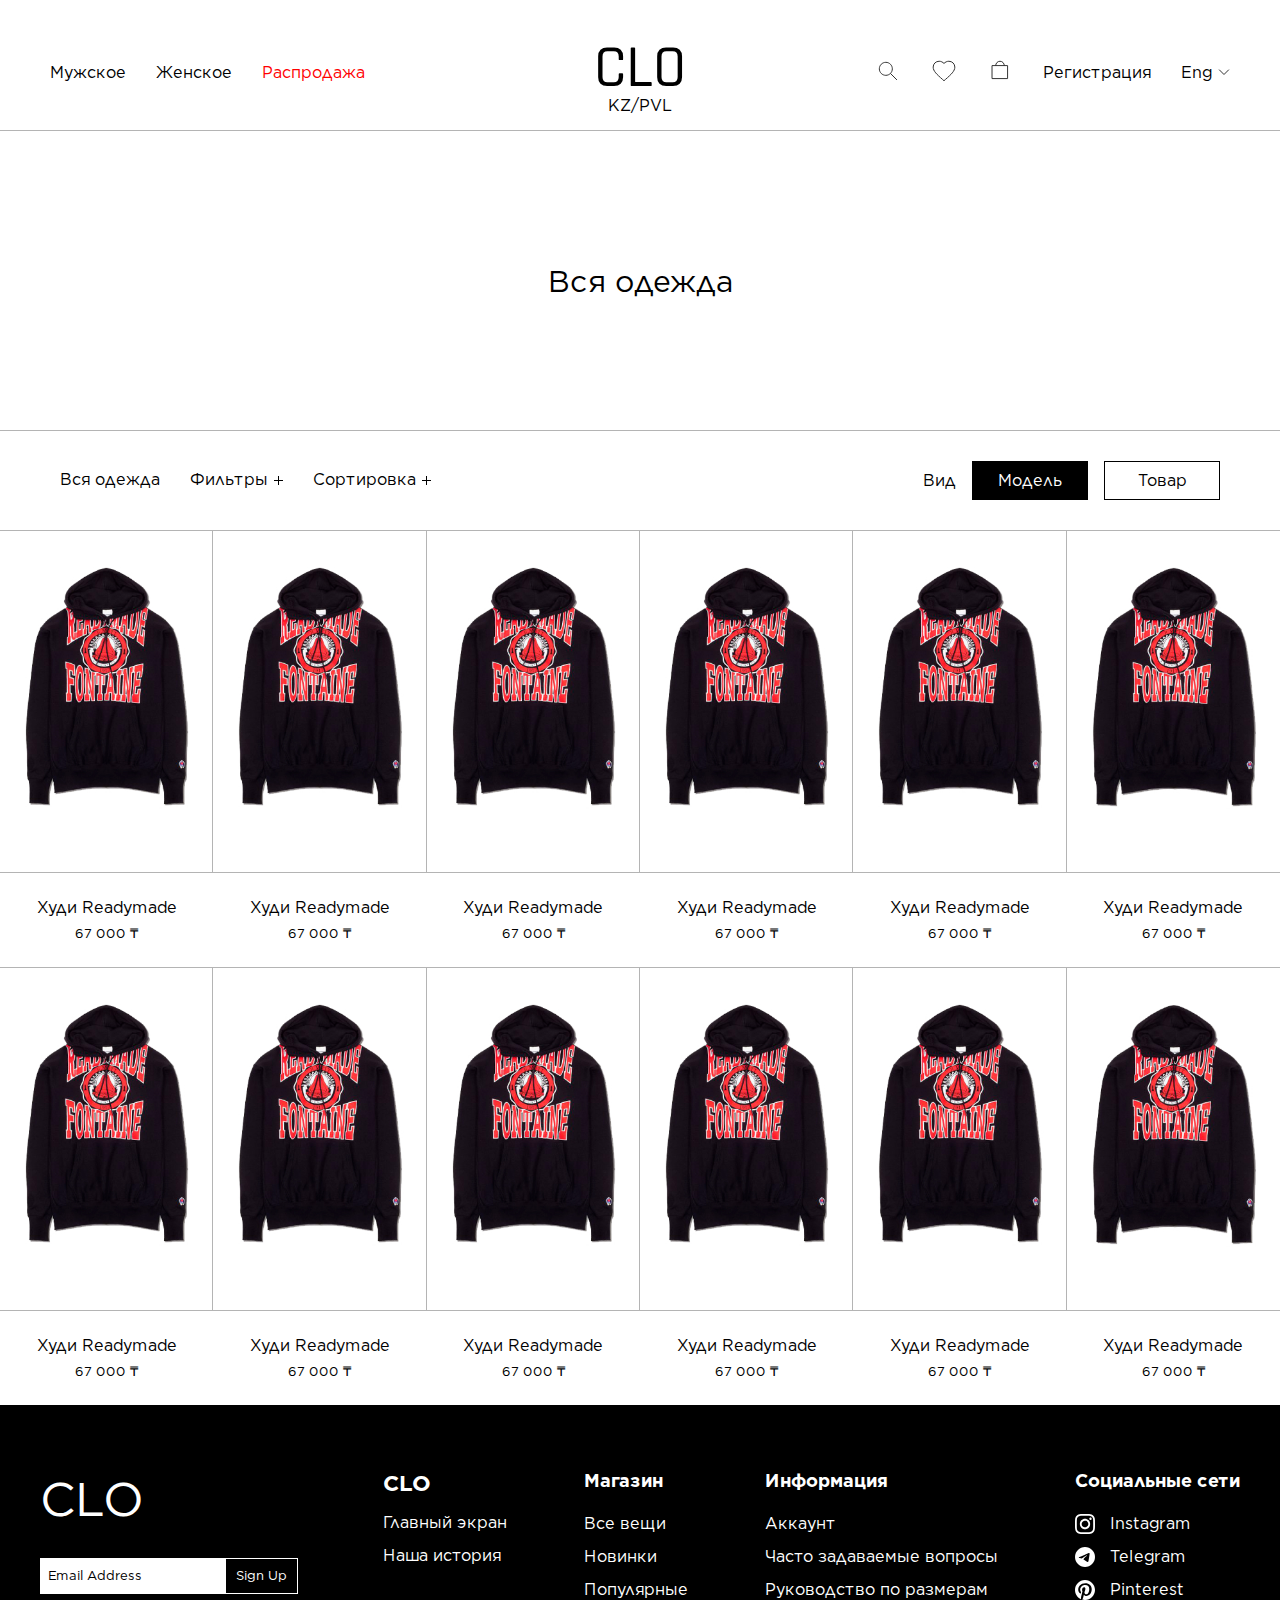
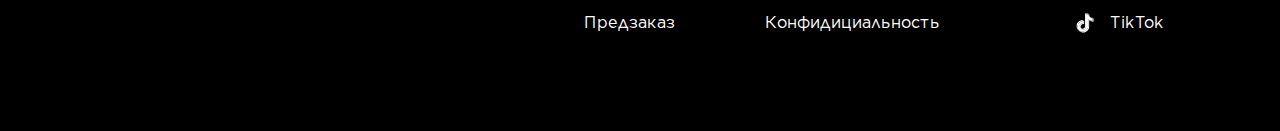
<file: items.html>
<!doctype html>
<html class="no-js" lang="ru">

    <head>
        <meta charset="utf-8">
        <meta http-equiv="x-ua-compatible" content="ie=edge">
        <title>CLO</title>
        <meta content="" name="description">
        <meta content="" name="keywords">
        <meta name="viewport" content="width=device-width, initial-scale=1">

        <meta content="telephone=no" name="format-detection">
        <!-- This make sence for mobile browsers. It means, that content has been optimized for mobile browsers -->
        <meta name="HandheldFriendly" content="true">


        <!--[if (gt IE 9)|!(IE)]><!-->
        <link href="static/css/main.min.css" rel="stylesheet" type="text/css">
        <!--<![endif]-->

        <meta property="og:title" content="" />
        <meta property="og:url" content="" />
        <meta property="og:description" content="" />
        <meta property="og:image" content="" />
        <meta property="og:image:type" content="image/jpeg" />
        <meta property="og:image:width" content="500" />
        <meta property="og:image:height" content="300" />
        <meta property="twitter:description" content="" />
        <link rel="image_src" href="" />


        <link rel="apple-touch-icon" sizes="57x57" href="./favicon/apple-icon-57x57.png">
        <link rel="apple-touch-icon" sizes="60x60" href="./favicon/apple-icon-60x60.png">
        <link rel="apple-touch-icon" sizes="72x72" href="./favicon/apple-icon-72x72.png">
        <link rel="apple-touch-icon" sizes="76x76" href="./favicon/apple-icon-76x76.png">
        <link rel="apple-touch-icon" sizes="114x114" href="./favicon/apple-icon-114x114.png">
        <link rel="apple-touch-icon" sizes="120x120" href="./favicon/apple-icon-120x120.png">
        <link rel="apple-touch-icon" sizes="144x144" href="./favicon/apple-icon-144x144.png">
        <link rel="apple-touch-icon" sizes="152x152" href="./favicon/apple-icon-152x152.png">
        <link rel="apple-touch-icon" sizes="180x180" href="./favicon/apple-icon-180x180.png">
        <link rel="icon" type="image/png" sizes="192x192" href="./favicon/android-icon-192x192.png">
        <link rel="icon" type="image/png" sizes="32x32" href="./favicon/favicon-32x32.png">
        <link rel="icon" type="image/png" sizes="96x96" href="./favicon/favicon-96x96.png">
        <link rel="icon" type="image/png" sizes="16x16" href="./favicon/favicon-16x16.png">
        <link rel="manifest" href="./favicon/manifest.json">
        <meta name="msapplication-TileColor" content="#ffffff">
        <meta name="msapplication-TileImage" content="./favicon/ms-icon-144x144.png">
        <meta name="theme-color" content="#ffffff">

        <script>
            (function(H){H.className=H.className.replace(/\bno-js\b/,'js')})(document.documentElement)
        </script>

        <link rel="stylesheet" href="https://unpkg.com/swiper/swiper-bundle.min.css" />
        <script src="https://unpkg.com/swiper/swiper-bundle.min.js"></script>
    </head>

    <body class="page">


        <header class="header">
            <div class="header__block">
                <div class="header__dropdown">
                    <div class="header__dropdown-link">
                        Мужское
                    </div>
                    <div class="header__dropdown-container">
                        <div class="header__dropdown-links">
                            <div class="header__dropdown-links-block">
                                <div class="header__dropdown-links-title">
                                    Одежда
                                </div>
                                <a href="#" class="header__dropdown-links-link">

        							Брюки

        						</a>
                                <a href="#" class="header__dropdown-links-link">

        							Джемперы и кардиганы

        						</a>
                                <a href="#" class="header__dropdown-links-link">

        							Верхняя одежда

        						</a>
                                <a href="#" class="header__dropdown-links-link">

        							Джинсы

        						</a>
                                <a href="#" class="header__dropdown-links-link">

        							Костюмы

        						</a>
                                <a href="#" class="header__dropdown-links-link">

        							Рубашки

        						</a>
                                <a href="#" class="header__dropdown-links-link">

        							Спорт

        						</a>
                                <a href="#" class="header__dropdown-links-link">

        							Худи и свитшоты

        						</a>
                                <a href="#" class="header__dropdown-links-link">

        							Футболки и майки

        						</a>
                                <a href="#" class="header__dropdown-links-link">

        							Плавки и шорты

        						</a>
                                <a href="#" class="header__dropdown-links-link">

        							Одежда для дома

        						</a>
                            </div>
                            <div class="header__dropdown-links-block">
                                <div class="header__dropdown-links-title">
                                    Обувь
                                </div>
                                <a href="#" class="header__dropdown-links-link">

        							Ботинки и сапоги

        						</a>
                                <a href="#" class="header__dropdown-links-link">

        							Кроссовки и кеды

        						</a>
                                <a href="#" class="header__dropdown-links-link">

        							Туфли

        						</a>
                            </div>
                            <div class="header__dropdown-links-block">
                                <div class="header__dropdown-links-title">
                                    Аксессуары
                                </div>
                                <a href="#" class="header__dropdown-links-link">

        							Головные уборы

        						</a>
                                <a href="#" class="header__dropdown-links-link">

        							Кошельки

        						</a>
                                <a href="#" class="header__dropdown-links-link">

        							Нижнее белье

        						</a>
                                <a href="#" class="header__dropdown-links-link">

        							Носки

        						</a>
                                <a href="#" class="header__dropdown-links-link">

        							Ремни и перчатки

        						</a>
                                <a href="#" class="header__dropdown-links-link">

        							Очки

        						</a>
                                <a href="#" class="header__dropdown-links-link">

        							Сумки и рюкзаки

        						</a>
                                <a href="#" class="header__dropdown-links-link">

        							Украшения

        						</a>
                                <a href="#" class="header__dropdown-links-link">

        							Шарфы и платки

        						</a>
                                <a href="#" class="header__dropdown-links-link">

        							Галстуки

        						</a>
                            </div>
                        </div>
                        <div class="header__dropdown-new">
                            <div class="header__dropdown-new-title">
                                Новое поступление
                                <svg width="15" height="14" viewBox="0 0 15 14" fill="none" xmlns="http://www.w3.org/2000/svg">
                                    <g id="arrow-down">
                                        <path id="Path 2" d="M7.5 1.75V12.25" stroke="#333333" stroke-linecap="round" />
                                        <path id="Path 3" d="M3.75 8.75L7.5 12.25L11.25 8.75" stroke="#333333" stroke-linecap="round" />
                                    </g>
                                </svg>
                            </div>
                            <div class="header__dropdown-new-items">
                                <div class="header__dropdown-new-item"></div>
                                <div class="header__dropdown-new-item"></div>
                                <div class="header__dropdown-new-item"></div>
                                <div class="header__dropdown-new-item"></div>
                            </div>
                        </div>
                    </div>
                </div>
                <div class="header__dropdown">
                    <div class="header__dropdown-link">
                        Женское
                    </div>
                    <div class="header__dropdown-container">
                        <div class="header__dropdown-links">
                            <div class="header__dropdown-links-block">
                                <div class="header__dropdown-links-title">
                                    Одежда
                                </div>
                                <a href="#" class="header__dropdown-links-link">

        							Брюки

        						</a>
                                <a href="#" class="header__dropdown-links-link">

        							Джемперы и кардиганы

        						</a>
                                <a href="#" class="header__dropdown-links-link">

        							Верхняя одежда

        						</a>
                                <a href="#" class="header__dropdown-links-link">

        							Джинсы

        						</a>
                                <a href="#" class="header__dropdown-links-link">

        							Костюмы

        						</a>
                                <a href="#" class="header__dropdown-links-link">

        							Блузы и рубашки

        						</a>
                                <a href="#" class="header__dropdown-links-link">

        							Спорт

        						</a>
                                <a href="#" class="header__dropdown-links-link">

        							Худи и свитшоты

        						</a>
                                <a href="#" class="header__dropdown-links-link">

        							Футболки и майки

        						</a>
                                <a href="#" class="header__dropdown-links-link">

        							Купальники и пляжная одежда

        						</a>
                                <a href="#" class="header__dropdown-links-link">

        							Одежда для дома

        						</a>
                                <a href="#" class="header__dropdown-links-link">

        							Юбки

        						</a>
                                <a href="#" class="header__dropdown-links-link">

        							Топы

        						</a>
                                <a href="#" class="header__dropdown-links-link">

        							Комбинизоны

        						</a>
                                <a href="#" class="header__dropdown-links-link">

        							Платья

        						</a>
                            </div>
                            <div class="header__dropdown-links-block">
                                <div class="header__dropdown-links-title">
                                    Обувь
                                </div>
                                <a href="#" class="header__dropdown-links-link">

        							Ботинки и сапоги

        						</a>
                                <a href="#" class="header__dropdown-links-link">

        							Кроссовки и кеды

        						</a>
                                <a href="#" class="header__dropdown-links-link">

        							Туфли и босоножки

        						</a>
                            </div>
                            <div class="header__dropdown-links-block">
                                <div class="header__dropdown-links-title">
                                    Аксессуары
                                </div>
                                <a href="#" class="header__dropdown-links-link">

        							Головные уборы

        						</a>
                                <a href="#" class="header__dropdown-links-link">

        							Кошельки

        						</a>
                                <a href="#" class="header__dropdown-links-link">

        							Нижнее белье

        						</a>
                                <a href="#" class="header__dropdown-links-link">

        							Колготки и носки

        						</a>
                                <a href="#" class="header__dropdown-links-link">

        							Ремни и перчатки

        						</a>
                                <a href="#" class="header__dropdown-links-link">

        							Очки

        						</a>
                                <a href="#" class="header__dropdown-links-link">

        							Сумки и рюкзаки

        						</a>
                                <a href="#" class="header__dropdown-links-link">

        							Украшения

        						</a>
                                <a href="#" class="header__dropdown-links-link">

        							Шарфы и платки

        						</a>
                                <a href="#" class="header__dropdown-links-link">

        							Галстуки

        						</a>
                            </div>
                        </div>
                        <div class="header__dropdown-new">
                            <div class="header__dropdown-new-title">
                                Новое поступление
                                <svg width="15" height="14" viewBox="0 0 15 14" fill="none" xmlns="http://www.w3.org/2000/svg">
                                    <g id="arrow-down">
                                        <path id="Path 2" d="M7.5 1.75V12.25" stroke="#333333" stroke-linecap="round" />
                                        <path id="Path 3" d="M3.75 8.75L7.5 12.25L11.25 8.75" stroke="#333333" stroke-linecap="round" />
                                    </g>
                                </svg>
                            </div>
                            <div class="header__dropdown-new-items">
                                <div class="header__dropdown-new-item"></div>
                                <div class="header__dropdown-new-item"></div>
                                <div class="header__dropdown-new-item"></div>
                                <div class="header__dropdown-new-item"></div>
                            </div>
                        </div>
                    </div>
                </div>
                <div class="header__dropdown header__dropdown-close">
                    <div class="header__dropdown-link header__dropdown-link-red">
                        Распродажа
                    </div>
                    <div class="header__dropdown-container">

                    </div>
                </div>
            </div>
            <div class="header__logo">
                <div class="header__logo-text">
                    CLO
                </div>
                <div class="header__logo-title">
                    KZ/PVL
                </div>
            </div>
            <div class="header__block">
                <div class="header__search">
                    <svg width="26" height="26" viewBox="0 0 26 26" fill="none" xmlns="http://www.w3.org/2000/svg">
                        <path d="M15.613 15.6131L21.6665 21.6667" stroke="#333333" stroke-linecap="round" />
                        <path fill-rule="evenodd" clip-rule="evenodd" d="M10.8335 17.3333C14.4233 17.3333 17.3335 14.4232 17.3335 10.8333C17.3335 7.24348 14.4233 4.33333 10.8335 4.33333C7.24365 4.33333 4.3335 7.24348 4.3335 10.8333C4.3335 14.4232 7.24365 17.3333 10.8335 17.3333Z"
                        stroke="#333333" />
                    </svg>
                </div>
                <div class="header__fav">
                    <svg width="26" height="26" viewBox="0 0 26 26" fill="none" xmlns="http://www.w3.org/2000/svg">
                        <g id="favourite">
                            <path id="Shape" d="M12.9998 22.75L11.429 21.3473C5.84984 16.3846 2.1665 13.1116 2.1665 9.09469C2.1665 5.82166 4.78817 3.25 8.12484 3.25C10.0098 3.25 11.819 4.11076 12.9998 5.47098C14.1807 4.11076 15.9898 3.25 17.8748 3.25C21.2115 3.25 23.8332 5.82166 23.8332 9.09469C23.8332 13.1116 20.1498 16.3846 14.5707 21.3579L12.9998 22.75Z"
                            stroke="#333333" />
                        </g>
                    </svg>
                </div>
                <div class="header__cart">
                    <svg width="26" height="26" viewBox="0 0 26 26" fill="none" xmlns="http://www.w3.org/2000/svg">
                        <g id="bag">
                            <rect id="Rectangle 2" x="5.4165" y="7.58333" width="15.1667" height="13" stroke="#333333" stroke-linecap="round" stroke-linejoin="round" />
                            <path id="Rectangle 2_2" d="M8.6665 7.58333C8.6665 5.1901 10.6066 3.25 12.9998 3.25C15.3931 3.25 17.3332 5.1901 17.3332 7.58333" stroke="#333333" stroke-linecap="round" stroke-linejoin="round" />
                        </g>
                    </svg>
                </div>
                <div class="header__login">
                    Регистрация
                </div>
                <div class="header__lang">
                    <div class="header__lang-text">
                        Eng
                    </div>
                    <svg width="12" height="7" viewBox="0 0 12 7" fill="none" xmlns="http://www.w3.org/2000/svg">
                        <path d="M1.4165 0.916668L5.99984 5.5L10.5832 0.916668" stroke="#333333" stroke-linecap="round" />
                    </svg>
                    <div class="header__lang-more">
                        <a href="#">Ru</a>
                    </div>
                </div>
            </div>
        </header>
        <div class="cloitems">
            <div class="cloitems__title">
                Вся одежда
            </div>
            <div class="cloitems__head">
                <div class="cloitems__head-inner">
                    <div class="cloitems__filters">
                        <span>Вся одежда</span>
                        <div class="cloitems__filters-btn open-filter-el">Фильтры</div>
                        <div class="cloitems__filters-btn open-sort-el">Сортировка</div>
                    </div>
                    <div class="cloitems__view">
                        <span>Вид</span>
                        <label>
                            <input type="radio" name="view" value="model" checked>
                            <div class="cloitems__view-btn">Модель</div>
                        </label>
                        <label>
                            <input type="radio" name="view" value="product">
                            <div class="cloitems__view-btn">Товар</div>
                        </label>
                    </div>
                </div>
                <div class="cloitems__filtercontainer filter-el">
                    Фильтры
                    <div class="cloitems__filterblock">
                        <div class="cloitems__filtertitle">
                            Вид
                        </div>
                        <label>
                            <input type="radio" name="viewitems" value="1">
                            <div>Брюки</div>
                        </label>
                        <label>
                            <input type="radio" name="viewitems" value="2">
                            <div>Джемперы и кардиганы</div>
                        </label>
                        <label>
                            <input type="radio" name="viewitems" value="3">
                            <div>Верхняя одежда</div>
                        </label>
                        <label>
                            <input type="radio" name="viewitems" value="4">
                            <div>Джинсы</div>
                        </label>
                        <label>
                            <input type="radio" name="viewitems" value="5">
                            <div>Костюмы</div>
                        </label>
                        <label>
                            <input type="radio" name="viewitems" value="6">
                            <div>Рубашки</div>
                        </label>
                        <label>
                            <input type="radio" name="viewitems" value="7">
                            <div>Спорт</div>
                        </label>
                        <label>
                            <input type="radio" name="viewitems" value="8">
                            <div>Худи и свитшоты</div>
                        </label>
                        <label>
                            <input type="radio" name="viewitems" value="9">
                            <div>Футболки и майки</div>
                        </label>
                        <label>
                            <input type="radio" name="viewitems" value="10">
                            <div>Плавки и шорты</div>
                        </label>
                        <label>
                            <input type="radio" name="viewitems" value="11">
                            <div>Одежда для дома</div>
                        </label>
                    </div>
                    <div class="cloitems__filterblock">
                        <div class="cloitems__filtertitle">
                            Цвета
                        </div>
                        <label>
                            <input type="radio" name="color" value="1">
                            <div>Чёрный</div>
                        </label>
                        <label>
                            <input type="radio" name="color" value="2">
                            <div>Синий</div>
                        </label>
                        <label>
                            <input type="radio" name="color" value="3">
                            <div>Зелёный</div>
                        </label>
                        <label>
                            <input type="radio" name="color" value="4">
                            <div>Серый</div>
                        </label>
                        <label>
                            <input type="radio" name="color" value="5">
                            <div>Белый</div>
                        </label>
                    </div>
                    <button class="cloitems__filterbtn">
                        Принять
                    </button>
                </div>
                <div class="cloitems__filter-sort sort-el">
                    Сортировка
                    <div class="cloitems__filtercolumn">
                        <a href="#">Популярные</a>
                        <a href="#">Новые</a>
                        <a href="#">Старые</a>
                        <a href="#">Цена по убыванию</a>
                        <a href="#">Цена по возрастанию</a>
                    </div>
                </div>

            </div>
            <div class="cloitems__container">
                <div class="cloitems__item">
                    <div class="cloitems__img">
                        <div class="cloitems__pics">
                            <img src="./static/img/content/item7.jpg" alt="">
                            <img src="./static/img/content/item8.jpg" alt="">
                            <img src="./static/img/content/item6.jpg" alt="">
                            <img src="./static/img/content/item5.jpg" alt="">
                            <img src="./static/img/content/item4.jpg" alt="">
                        </div>
                        <div class="cloitems__left">
                            <svg width="7" height="12" viewBox="0 0 7 12" fill="none" xmlns="http://www.w3.org/2000/svg">
                                <path d="M6.08337 1.41675L1.50004 6.00008L6.08337 10.5834" stroke="#333333" stroke-linecap="round" />
                            </svg>
                        </div>
                        <div class="cloitems__right">
                            <svg width="7" height="12" viewBox="0 0 7 12" fill="none" xmlns="http://www.w3.org/2000/svg">
                                <path d="M0.916687 10.5833L5.50002 5.99992L0.916687 1.41659" stroke="#333333" stroke-linecap="round" />
                            </svg>
                        </div>
                        <div class="cloitems__fav">
                            <svg width="16" height="16" viewBox="0 0 16 16" fill="none" xmlns="http://www.w3.org/2000/svg">
                                <path id="Shape" d="M7.99998 14L7.03331 13.1368C3.59998 10.0828 1.33331 8.06867 1.33331 5.59673C1.33331 3.58256 2.94665 2 4.99998 2C6.15998 2 7.27331 2.5297 7.99998 3.36676C8.72665 2.5297 9.83998 2 11 2C13.0533 2 14.6666 3.58256 14.6666 5.59673C14.6666 8.06867 12.4 10.0828 8.96665 13.1433L7.99998 14Z"
                                stroke="#333333" />
                            </svg>
                        </div>
                        <div class="clothblock__item-control">
                            <div class="clothblock__item-size">
                                <label class="clothblock__item-sizeel">
                                    <input type="radio" checked name="cloth1">
                                    <span>XS</span>
                                </label>
                                <label class="clothblock__item-sizeel">
                                    <input type="radio" name="cloth1">
                                    <span>S</span>
                                </label>
                                <label class="clothblock__item-sizeel">
                                    <input type="radio" name="cloth1">
                                    <span>M</span>
                                </label>
                                <label class="clothblock__item-sizeel">
                                    <input type="radio" name="cloth1">
                                    <span>L</span>
                                </label>
                                <label class="clothblock__item-sizeel">
                                    <input type="radio" name="cloth1">
                                    <span>XL</span>
                                </label>
                            </div>
                            <div class="clothblock__item-button">
                                Добавить в корзину
                            </div>
                        </div>
                    </div>
                    <div class="cloitems__info">
                        <div class="cloitems__name">
                            Худи Readymade
                        </div>
                        <div class="cloitems__price">
                            67 000 ₸
                        </div>
                    </div>
                </div>
                <div class="cloitems__item">
                    <div class="cloitems__img">
                        <div class="cloitems__pics">
                            <img src="./static/img/content/item7.jpg" alt="">
                            <img src="./static/img/content/item8.jpg" alt="">
                            <img src="./static/img/content/item6.jpg" alt="">
                            <img src="./static/img/content/item5.jpg" alt="">
                            <img src="./static/img/content/item4.jpg" alt="">
                        </div>
                        <div class="cloitems__left">
                            <svg width="7" height="12" viewBox="0 0 7 12" fill="none" xmlns="http://www.w3.org/2000/svg">
                                <path d="M6.08337 1.41675L1.50004 6.00008L6.08337 10.5834" stroke="#333333" stroke-linecap="round" />
                            </svg>
                        </div>
                        <div class="cloitems__right">
                            <svg width="7" height="12" viewBox="0 0 7 12" fill="none" xmlns="http://www.w3.org/2000/svg">
                                <path d="M0.916687 10.5833L5.50002 5.99992L0.916687 1.41659" stroke="#333333" stroke-linecap="round" />
                            </svg>
                        </div>
                        <div class="cloitems__fav">
                            <svg width="16" height="16" viewBox="0 0 16 16" fill="none" xmlns="http://www.w3.org/2000/svg">
                                <path id="Shape" d="M7.99998 14L7.03331 13.1368C3.59998 10.0828 1.33331 8.06867 1.33331 5.59673C1.33331 3.58256 2.94665 2 4.99998 2C6.15998 2 7.27331 2.5297 7.99998 3.36676C8.72665 2.5297 9.83998 2 11 2C13.0533 2 14.6666 3.58256 14.6666 5.59673C14.6666 8.06867 12.4 10.0828 8.96665 13.1433L7.99998 14Z"
                                stroke="#333333" />
                            </svg>
                        </div>
                        <div class="clothblock__item-control">
                            <div class="clothblock__item-size">
                                <label class="clothblock__item-sizeel">
                                    <input type="radio" checked name="cloth1">
                                    <span>XS</span>
                                </label>
                                <label class="clothblock__item-sizeel">
                                    <input type="radio" name="cloth1">
                                    <span>S</span>
                                </label>
                                <label class="clothblock__item-sizeel">
                                    <input type="radio" name="cloth1">
                                    <span>M</span>
                                </label>
                                <label class="clothblock__item-sizeel">
                                    <input type="radio" name="cloth1">
                                    <span>L</span>
                                </label>
                                <label class="clothblock__item-sizeel">
                                    <input type="radio" name="cloth1">
                                    <span>XL</span>
                                </label>
                            </div>
                            <div class="clothblock__item-button">
                                Добавить в корзину
                            </div>
                        </div>
                    </div>
                    <div class="cloitems__info">
                        <div class="cloitems__name">
                            Худи Readymade
                        </div>
                        <div class="cloitems__price">
                            67 000 ₸
                        </div>
                    </div>
                </div>
                <div class="cloitems__item">
                    <div class="cloitems__img">
                        <div class="cloitems__pics">
                            <img src="./static/img/content/item7.jpg" alt="">
                            <img src="./static/img/content/item8.jpg" alt="">
                        </div>
                        <div class="cloitems__left">
                            <svg width="7" height="12" viewBox="0 0 7 12" fill="none" xmlns="http://www.w3.org/2000/svg">
                                <path d="M6.08337 1.41675L1.50004 6.00008L6.08337 10.5834" stroke="#333333" stroke-linecap="round" />
                            </svg>
                        </div>
                        <div class="cloitems__right">
                            <svg width="7" height="12" viewBox="0 0 7 12" fill="none" xmlns="http://www.w3.org/2000/svg">
                                <path d="M0.916687 10.5833L5.50002 5.99992L0.916687 1.41659" stroke="#333333" stroke-linecap="round" />
                            </svg>
                        </div>
                        <div class="cloitems__fav">
                            <svg width="16" height="16" viewBox="0 0 16 16" fill="none" xmlns="http://www.w3.org/2000/svg">
                                <path id="Shape" d="M7.99998 14L7.03331 13.1368C3.59998 10.0828 1.33331 8.06867 1.33331 5.59673C1.33331 3.58256 2.94665 2 4.99998 2C6.15998 2 7.27331 2.5297 7.99998 3.36676C8.72665 2.5297 9.83998 2 11 2C13.0533 2 14.6666 3.58256 14.6666 5.59673C14.6666 8.06867 12.4 10.0828 8.96665 13.1433L7.99998 14Z"
                                stroke="#333333" />
                            </svg>
                        </div>
                        <div class="clothblock__item-control">
                            <div class="clothblock__item-size">
                                <label class="clothblock__item-sizeel">
                                    <input type="radio" checked name="cloth1">
                                    <span>XS</span>
                                </label>
                                <label class="clothblock__item-sizeel">
                                    <input type="radio" name="cloth1">
                                    <span>S</span>
                                </label>
                                <label class="clothblock__item-sizeel">
                                    <input type="radio" name="cloth1">
                                    <span>M</span>
                                </label>
                                <label class="clothblock__item-sizeel">
                                    <input type="radio" name="cloth1">
                                    <span>L</span>
                                </label>
                                <label class="clothblock__item-sizeel">
                                    <input type="radio" name="cloth1">
                                    <span>XL</span>
                                </label>
                            </div>
                            <div class="clothblock__item-button">
                                Добавить в корзину
                            </div>
                        </div>
                    </div>
                    <div class="cloitems__info">
                        <div class="cloitems__name">
                            Худи Readymade
                        </div>
                        <div class="cloitems__price">
                            67 000 ₸
                        </div>
                    </div>
                </div>
                <div class="cloitems__item">
                    <div class="cloitems__img">
                        <div class="cloitems__pics">
                            <img src="./static/img/content/item7.jpg" alt="">
                            <img src="./static/img/content/item8.jpg" alt="">
                        </div>
                        <div class="cloitems__left">
                            <svg width="7" height="12" viewBox="0 0 7 12" fill="none" xmlns="http://www.w3.org/2000/svg">
                                <path d="M6.08337 1.41675L1.50004 6.00008L6.08337 10.5834" stroke="#333333" stroke-linecap="round" />
                            </svg>
                        </div>
                        <div class="cloitems__right">
                            <svg width="7" height="12" viewBox="0 0 7 12" fill="none" xmlns="http://www.w3.org/2000/svg">
                                <path d="M0.916687 10.5833L5.50002 5.99992L0.916687 1.41659" stroke="#333333" stroke-linecap="round" />
                            </svg>
                        </div>
                        <div class="cloitems__fav">
                            <svg width="16" height="16" viewBox="0 0 16 16" fill="none" xmlns="http://www.w3.org/2000/svg">
                                <path id="Shape" d="M7.99998 14L7.03331 13.1368C3.59998 10.0828 1.33331 8.06867 1.33331 5.59673C1.33331 3.58256 2.94665 2 4.99998 2C6.15998 2 7.27331 2.5297 7.99998 3.36676C8.72665 2.5297 9.83998 2 11 2C13.0533 2 14.6666 3.58256 14.6666 5.59673C14.6666 8.06867 12.4 10.0828 8.96665 13.1433L7.99998 14Z"
                                stroke="#333333" />
                            </svg>
                        </div>
                        <div class="clothblock__item-control">
                            <div class="clothblock__item-size">
                                <label class="clothblock__item-sizeel">
                                    <input type="radio" checked name="cloth1">
                                    <span>XS</span>
                                </label>
                                <label class="clothblock__item-sizeel">
                                    <input type="radio" name="cloth1">
                                    <span>S</span>
                                </label>
                                <label class="clothblock__item-sizeel">
                                    <input type="radio" name="cloth1">
                                    <span>M</span>
                                </label>
                                <label class="clothblock__item-sizeel">
                                    <input type="radio" name="cloth1">
                                    <span>L</span>
                                </label>
                                <label class="clothblock__item-sizeel">
                                    <input type="radio" name="cloth1">
                                    <span>XL</span>
                                </label>
                            </div>
                            <div class="clothblock__item-button">
                                Добавить в корзину
                            </div>
                        </div>
                    </div>
                    <div class="cloitems__info">
                        <div class="cloitems__name">
                            Худи Readymade
                        </div>
                        <div class="cloitems__price">
                            67 000 ₸
                        </div>
                    </div>
                </div>
                <div class="cloitems__item">
                    <div class="cloitems__img">
                        <div class="cloitems__pics">
                            <img src="./static/img/content/item7.jpg" alt="">
                            <img src="./static/img/content/item8.jpg" alt="">
                        </div>
                        <div class="cloitems__left">
                            <svg width="7" height="12" viewBox="0 0 7 12" fill="none" xmlns="http://www.w3.org/2000/svg">
                                <path d="M6.08337 1.41675L1.50004 6.00008L6.08337 10.5834" stroke="#333333" stroke-linecap="round" />
                            </svg>
                        </div>
                        <div class="cloitems__right">
                            <svg width="7" height="12" viewBox="0 0 7 12" fill="none" xmlns="http://www.w3.org/2000/svg">
                                <path d="M0.916687 10.5833L5.50002 5.99992L0.916687 1.41659" stroke="#333333" stroke-linecap="round" />
                            </svg>
                        </div>
                        <div class="cloitems__fav">
                            <svg width="16" height="16" viewBox="0 0 16 16" fill="none" xmlns="http://www.w3.org/2000/svg">
                                <path id="Shape" d="M7.99998 14L7.03331 13.1368C3.59998 10.0828 1.33331 8.06867 1.33331 5.59673C1.33331 3.58256 2.94665 2 4.99998 2C6.15998 2 7.27331 2.5297 7.99998 3.36676C8.72665 2.5297 9.83998 2 11 2C13.0533 2 14.6666 3.58256 14.6666 5.59673C14.6666 8.06867 12.4 10.0828 8.96665 13.1433L7.99998 14Z"
                                stroke="#333333" />
                            </svg>
                        </div>
                        <div class="clothblock__item-control">
                            <div class="clothblock__item-size">
                                <label class="clothblock__item-sizeel">
                                    <input type="radio" checked name="cloth1">
                                    <span>XS</span>
                                </label>
                                <label class="clothblock__item-sizeel">
                                    <input type="radio" name="cloth1">
                                    <span>S</span>
                                </label>
                                <label class="clothblock__item-sizeel">
                                    <input type="radio" name="cloth1">
                                    <span>M</span>
                                </label>
                                <label class="clothblock__item-sizeel">
                                    <input type="radio" name="cloth1">
                                    <span>L</span>
                                </label>
                                <label class="clothblock__item-sizeel">
                                    <input type="radio" name="cloth1">
                                    <span>XL</span>
                                </label>
                            </div>
                            <div class="clothblock__item-button">
                                Добавить в корзину
                            </div>
                        </div>
                    </div>
                    <div class="cloitems__info">
                        <div class="cloitems__name">
                            Худи Readymade
                        </div>
                        <div class="cloitems__price">
                            67 000 ₸
                        </div>
                    </div>
                </div>
                <div class="cloitems__item">
                    <div class="cloitems__img">
                        <div class="cloitems__pics">
                            <img src="./static/img/content/item7.jpg" alt="">
                        </div>
                        <div class="cloitems__left">
                            <svg width="7" height="12" viewBox="0 0 7 12" fill="none" xmlns="http://www.w3.org/2000/svg">
                                <path d="M6.08337 1.41675L1.50004 6.00008L6.08337 10.5834" stroke="#333333" stroke-linecap="round" />
                            </svg>
                        </div>
                        <div class="cloitems__right">
                            <svg width="7" height="12" viewBox="0 0 7 12" fill="none" xmlns="http://www.w3.org/2000/svg">
                                <path d="M0.916687 10.5833L5.50002 5.99992L0.916687 1.41659" stroke="#333333" stroke-linecap="round" />
                            </svg>
                        </div>
                        <div class="cloitems__fav">
                            <svg width="16" height="16" viewBox="0 0 16 16" fill="none" xmlns="http://www.w3.org/2000/svg">
                                <path id="Shape" d="M7.99998 14L7.03331 13.1368C3.59998 10.0828 1.33331 8.06867 1.33331 5.59673C1.33331 3.58256 2.94665 2 4.99998 2C6.15998 2 7.27331 2.5297 7.99998 3.36676C8.72665 2.5297 9.83998 2 11 2C13.0533 2 14.6666 3.58256 14.6666 5.59673C14.6666 8.06867 12.4 10.0828 8.96665 13.1433L7.99998 14Z"
                                stroke="#333333" />
                            </svg>
                        </div>
                        <div class="clothblock__item-control">
                            <div class="clothblock__item-size">
                                <label class="clothblock__item-sizeel">
                                    <input type="radio" checked name="cloth1">
                                    <span>XS</span>
                                </label>
                                <label class="clothblock__item-sizeel">
                                    <input type="radio" name="cloth1">
                                    <span>S</span>
                                </label>
                                <label class="clothblock__item-sizeel">
                                    <input type="radio" name="cloth1">
                                    <span>M</span>
                                </label>
                                <label class="clothblock__item-sizeel">
                                    <input type="radio" name="cloth1">
                                    <span>L</span>
                                </label>
                                <label class="clothblock__item-sizeel">
                                    <input type="radio" name="cloth1">
                                    <span>XL</span>
                                </label>
                            </div>
                            <div class="clothblock__item-button">
                                Добавить в корзину
                            </div>
                        </div>
                    </div>
                    <div class="cloitems__info">
                        <div class="cloitems__name">
                            Худи Readymade
                        </div>
                        <div class="cloitems__price">
                            67 000 ₸
                        </div>
                    </div>
                </div>
                <div class="cloitems__item">
                    <div class="cloitems__img">
                        <div class="cloitems__pics">
                            <img src="./static/img/content/item7.jpg" alt="">
                            <img src="./static/img/content/item8.jpg" alt="">
                        </div>
                        <div class="cloitems__left">
                            <svg width="7" height="12" viewBox="0 0 7 12" fill="none" xmlns="http://www.w3.org/2000/svg">
                                <path d="M6.08337 1.41675L1.50004 6.00008L6.08337 10.5834" stroke="#333333" stroke-linecap="round" />
                            </svg>
                        </div>
                        <div class="cloitems__right">
                            <svg width="7" height="12" viewBox="0 0 7 12" fill="none" xmlns="http://www.w3.org/2000/svg">
                                <path d="M0.916687 10.5833L5.50002 5.99992L0.916687 1.41659" stroke="#333333" stroke-linecap="round" />
                            </svg>
                        </div>
                        <div class="cloitems__fav">
                            <svg width="16" height="16" viewBox="0 0 16 16" fill="none" xmlns="http://www.w3.org/2000/svg">
                                <path id="Shape" d="M7.99998 14L7.03331 13.1368C3.59998 10.0828 1.33331 8.06867 1.33331 5.59673C1.33331 3.58256 2.94665 2 4.99998 2C6.15998 2 7.27331 2.5297 7.99998 3.36676C8.72665 2.5297 9.83998 2 11 2C13.0533 2 14.6666 3.58256 14.6666 5.59673C14.6666 8.06867 12.4 10.0828 8.96665 13.1433L7.99998 14Z"
                                stroke="#333333" />
                            </svg>
                        </div>
                        <div class="clothblock__item-control">
                            <div class="clothblock__item-size">
                                <label class="clothblock__item-sizeel">
                                    <input type="radio" checked name="cloth1">
                                    <span>XS</span>
                                </label>
                                <label class="clothblock__item-sizeel">
                                    <input type="radio" name="cloth1">
                                    <span>S</span>
                                </label>
                                <label class="clothblock__item-sizeel">
                                    <input type="radio" name="cloth1">
                                    <span>M</span>
                                </label>
                                <label class="clothblock__item-sizeel">
                                    <input type="radio" name="cloth1">
                                    <span>L</span>
                                </label>
                                <label class="clothblock__item-sizeel">
                                    <input type="radio" name="cloth1">
                                    <span>XL</span>
                                </label>
                            </div>
                            <div class="clothblock__item-button">
                                Добавить в корзину
                            </div>
                        </div>
                    </div>
                    <div class="cloitems__info">
                        <div class="cloitems__name">
                            Худи Readymade
                        </div>
                        <div class="cloitems__price">
                            67 000 ₸
                        </div>
                    </div>
                </div>
                <div class="cloitems__item">
                    <div class="cloitems__img">
                        <div class="cloitems__pics">
                            <img src="./static/img/content/item7.jpg" alt="">
                            <img src="./static/img/content/item8.jpg" alt="">
                        </div>
                        <div class="cloitems__left">
                            <svg width="7" height="12" viewBox="0 0 7 12" fill="none" xmlns="http://www.w3.org/2000/svg">
                                <path d="M6.08337 1.41675L1.50004 6.00008L6.08337 10.5834" stroke="#333333" stroke-linecap="round" />
                            </svg>
                        </div>
                        <div class="cloitems__right">
                            <svg width="7" height="12" viewBox="0 0 7 12" fill="none" xmlns="http://www.w3.org/2000/svg">
                                <path d="M0.916687 10.5833L5.50002 5.99992L0.916687 1.41659" stroke="#333333" stroke-linecap="round" />
                            </svg>
                        </div>
                        <div class="cloitems__fav">
                            <svg width="16" height="16" viewBox="0 0 16 16" fill="none" xmlns="http://www.w3.org/2000/svg">
                                <path id="Shape" d="M7.99998 14L7.03331 13.1368C3.59998 10.0828 1.33331 8.06867 1.33331 5.59673C1.33331 3.58256 2.94665 2 4.99998 2C6.15998 2 7.27331 2.5297 7.99998 3.36676C8.72665 2.5297 9.83998 2 11 2C13.0533 2 14.6666 3.58256 14.6666 5.59673C14.6666 8.06867 12.4 10.0828 8.96665 13.1433L7.99998 14Z"
                                stroke="#333333" />
                            </svg>
                        </div>
                        <div class="clothblock__item-control">
                            <div class="clothblock__item-size">
                                <label class="clothblock__item-sizeel">
                                    <input type="radio" checked name="cloth1">
                                    <span>XS</span>
                                </label>
                                <label class="clothblock__item-sizeel">
                                    <input type="radio" name="cloth1">
                                    <span>S</span>
                                </label>
                                <label class="clothblock__item-sizeel">
                                    <input type="radio" name="cloth1">
                                    <span>M</span>
                                </label>
                                <label class="clothblock__item-sizeel">
                                    <input type="radio" name="cloth1">
                                    <span>L</span>
                                </label>
                                <label class="clothblock__item-sizeel">
                                    <input type="radio" name="cloth1">
                                    <span>XL</span>
                                </label>
                            </div>
                            <div class="clothblock__item-button">
                                Добавить в корзину
                            </div>
                        </div>
                    </div>
                    <div class="cloitems__info">
                        <div class="cloitems__name">
                            Худи Readymade
                        </div>
                        <div class="cloitems__price">
                            67 000 ₸
                        </div>
                    </div>
                </div>
                <div class="cloitems__item">
                    <div class="cloitems__img">
                        <div class="cloitems__pics">
                            <img src="./static/img/content/item7.jpg" alt="">
                            <img src="./static/img/content/item8.jpg" alt="">
                        </div>
                        <div class="cloitems__left">
                            <svg width="7" height="12" viewBox="0 0 7 12" fill="none" xmlns="http://www.w3.org/2000/svg">
                                <path d="M6.08337 1.41675L1.50004 6.00008L6.08337 10.5834" stroke="#333333" stroke-linecap="round" />
                            </svg>
                        </div>
                        <div class="cloitems__right">
                            <svg width="7" height="12" viewBox="0 0 7 12" fill="none" xmlns="http://www.w3.org/2000/svg">
                                <path d="M0.916687 10.5833L5.50002 5.99992L0.916687 1.41659" stroke="#333333" stroke-linecap="round" />
                            </svg>
                        </div>
                        <div class="cloitems__fav">
                            <svg width="16" height="16" viewBox="0 0 16 16" fill="none" xmlns="http://www.w3.org/2000/svg">
                                <path id="Shape" d="M7.99998 14L7.03331 13.1368C3.59998 10.0828 1.33331 8.06867 1.33331 5.59673C1.33331 3.58256 2.94665 2 4.99998 2C6.15998 2 7.27331 2.5297 7.99998 3.36676C8.72665 2.5297 9.83998 2 11 2C13.0533 2 14.6666 3.58256 14.6666 5.59673C14.6666 8.06867 12.4 10.0828 8.96665 13.1433L7.99998 14Z"
                                stroke="#333333" />
                            </svg>
                        </div>
                        <div class="clothblock__item-control">
                            <div class="clothblock__item-size">
                                <label class="clothblock__item-sizeel">
                                    <input type="radio" checked name="cloth1">
                                    <span>XS</span>
                                </label>
                                <label class="clothblock__item-sizeel">
                                    <input type="radio" name="cloth1">
                                    <span>S</span>
                                </label>
                                <label class="clothblock__item-sizeel">
                                    <input type="radio" name="cloth1">
                                    <span>M</span>
                                </label>
                                <label class="clothblock__item-sizeel">
                                    <input type="radio" name="cloth1">
                                    <span>L</span>
                                </label>
                                <label class="clothblock__item-sizeel">
                                    <input type="radio" name="cloth1">
                                    <span>XL</span>
                                </label>
                            </div>
                            <div class="clothblock__item-button">
                                Добавить в корзину
                            </div>
                        </div>
                    </div>
                    <div class="cloitems__info">
                        <div class="cloitems__name">
                            Худи Readymade
                        </div>
                        <div class="cloitems__price">
                            67 000 ₸
                        </div>
                    </div>
                </div>
                <div class="cloitems__item">
                    <div class="cloitems__img">
                        <div class="cloitems__pics">
                            <img src="./static/img/content/item7.jpg" alt="">
                            <img src="./static/img/content/item2.jpg" alt="">
                        </div>
                        <div class="cloitems__left">
                            <svg width="7" height="12" viewBox="0 0 7 12" fill="none" xmlns="http://www.w3.org/2000/svg">
                                <path d="M6.08337 1.41675L1.50004 6.00008L6.08337 10.5834" stroke="#333333" stroke-linecap="round" />
                            </svg>
                        </div>
                        <div class="cloitems__right">
                            <svg width="7" height="12" viewBox="0 0 7 12" fill="none" xmlns="http://www.w3.org/2000/svg">
                                <path d="M0.916687 10.5833L5.50002 5.99992L0.916687 1.41659" stroke="#333333" stroke-linecap="round" />
                            </svg>
                        </div>
                        <div class="cloitems__fav">
                            <svg width="16" height="16" viewBox="0 0 16 16" fill="none" xmlns="http://www.w3.org/2000/svg">
                                <path id="Shape" d="M7.99998 14L7.03331 13.1368C3.59998 10.0828 1.33331 8.06867 1.33331 5.59673C1.33331 3.58256 2.94665 2 4.99998 2C6.15998 2 7.27331 2.5297 7.99998 3.36676C8.72665 2.5297 9.83998 2 11 2C13.0533 2 14.6666 3.58256 14.6666 5.59673C14.6666 8.06867 12.4 10.0828 8.96665 13.1433L7.99998 14Z"
                                stroke="#333333" />
                            </svg>
                        </div>
                        <div class="clothblock__item-control">
                            <div class="clothblock__item-size">
                                <label class="clothblock__item-sizeel">
                                    <input type="radio" checked name="cloth1">
                                    <span>XS</span>
                                </label>
                                <label class="clothblock__item-sizeel">
                                    <input type="radio" name="cloth1">
                                    <span>S</span>
                                </label>
                                <label class="clothblock__item-sizeel">
                                    <input type="radio" name="cloth1">
                                    <span>M</span>
                                </label>
                                <label class="clothblock__item-sizeel">
                                    <input type="radio" name="cloth1">
                                    <span>L</span>
                                </label>
                                <label class="clothblock__item-sizeel">
                                    <input type="radio" name="cloth1">
                                    <span>XL</span>
                                </label>
                            </div>
                            <div class="clothblock__item-button">
                                Добавить в корзину
                            </div>
                        </div>
                    </div>
                    <div class="cloitems__info">
                        <div class="cloitems__name">
                            Худи Readymade
                        </div>
                        <div class="cloitems__price">
                            67 000 ₸
                        </div>
                    </div>
                </div>
                <div class="cloitems__item">
                    <div class="cloitems__img">
                        <div class="cloitems__pics">
                            <img src="./static/img/content/item7.jpg" alt="">
                            <img src="./static/img/content/item4.jpg" alt="">
                        </div>
                        <div class="cloitems__left">
                            <svg width="7" height="12" viewBox="0 0 7 12" fill="none" xmlns="http://www.w3.org/2000/svg">
                                <path d="M6.08337 1.41675L1.50004 6.00008L6.08337 10.5834" stroke="#333333" stroke-linecap="round" />
                            </svg>
                        </div>
                        <div class="cloitems__right">
                            <svg width="7" height="12" viewBox="0 0 7 12" fill="none" xmlns="http://www.w3.org/2000/svg">
                                <path d="M0.916687 10.5833L5.50002 5.99992L0.916687 1.41659" stroke="#333333" stroke-linecap="round" />
                            </svg>
                        </div>
                        <div class="cloitems__fav">
                            <svg width="16" height="16" viewBox="0 0 16 16" fill="none" xmlns="http://www.w3.org/2000/svg">
                                <path id="Shape" d="M7.99998 14L7.03331 13.1368C3.59998 10.0828 1.33331 8.06867 1.33331 5.59673C1.33331 3.58256 2.94665 2 4.99998 2C6.15998 2 7.27331 2.5297 7.99998 3.36676C8.72665 2.5297 9.83998 2 11 2C13.0533 2 14.6666 3.58256 14.6666 5.59673C14.6666 8.06867 12.4 10.0828 8.96665 13.1433L7.99998 14Z"
                                stroke="#333333" />
                            </svg>
                        </div>
                        <div class="clothblock__item-control">
                            <div class="clothblock__item-size">
                                <label class="clothblock__item-sizeel">
                                    <input type="radio" checked name="cloth1">
                                    <span>XS</span>
                                </label>
                                <label class="clothblock__item-sizeel">
                                    <input type="radio" name="cloth1">
                                    <span>S</span>
                                </label>
                                <label class="clothblock__item-sizeel">
                                    <input type="radio" name="cloth1">
                                    <span>M</span>
                                </label>
                                <label class="clothblock__item-sizeel">
                                    <input type="radio" name="cloth1">
                                    <span>L</span>
                                </label>
                                <label class="clothblock__item-sizeel">
                                    <input type="radio" name="cloth1">
                                    <span>XL</span>
                                </label>
                            </div>
                            <div class="clothblock__item-button">
                                Добавить в корзину
                            </div>
                        </div>
                    </div>
                    <div class="cloitems__info">
                        <div class="cloitems__name">
                            Худи Readymade
                        </div>
                        <div class="cloitems__price">
                            67 000 ₸
                        </div>
                    </div>
                </div>
                <div class="cloitems__item">
                    <div class="cloitems__img">
                        <div class="cloitems__pics">
                            <img src="./static/img/content/item7.jpg" alt="">
                        </div>
                        <div class="cloitems__left">
                            <svg width="7" height="12" viewBox="0 0 7 12" fill="none" xmlns="http://www.w3.org/2000/svg">
                                <path d="M6.08337 1.41675L1.50004 6.00008L6.08337 10.5834" stroke="#333333" stroke-linecap="round" />
                            </svg>
                        </div>
                        <div class="cloitems__right">
                            <svg width="7" height="12" viewBox="0 0 7 12" fill="none" xmlns="http://www.w3.org/2000/svg">
                                <path d="M0.916687 10.5833L5.50002 5.99992L0.916687 1.41659" stroke="#333333" stroke-linecap="round" />
                            </svg>
                        </div>
                        <div class="cloitems__fav">
                            <svg width="16" height="16" viewBox="0 0 16 16" fill="none" xmlns="http://www.w3.org/2000/svg">
                                <path id="Shape" d="M7.99998 14L7.03331 13.1368C3.59998 10.0828 1.33331 8.06867 1.33331 5.59673C1.33331 3.58256 2.94665 2 4.99998 2C6.15998 2 7.27331 2.5297 7.99998 3.36676C8.72665 2.5297 9.83998 2 11 2C13.0533 2 14.6666 3.58256 14.6666 5.59673C14.6666 8.06867 12.4 10.0828 8.96665 13.1433L7.99998 14Z"
                                stroke="#333333" />
                            </svg>
                        </div>
                        <div class="clothblock__item-control">
                            <div class="clothblock__item-size">
                                <label class="clothblock__item-sizeel">
                                    <input type="radio" checked name="cloth1">
                                    <span>XS</span>
                                </label>
                                <label class="clothblock__item-sizeel">
                                    <input type="radio" name="cloth1">
                                    <span>S</span>
                                </label>
                                <label class="clothblock__item-sizeel">
                                    <input type="radio" name="cloth1">
                                    <span>M</span>
                                </label>
                                <label class="clothblock__item-sizeel">
                                    <input type="radio" name="cloth1">
                                    <span>L</span>
                                </label>
                                <label class="clothblock__item-sizeel">
                                    <input type="radio" name="cloth1">
                                    <span>XL</span>
                                </label>
                            </div>
                            <div class="clothblock__item-button">
                                Добавить в корзину
                            </div>
                        </div>
                    </div>
                    <div class="cloitems__info">
                        <div class="cloitems__name">
                            Худи Readymade
                        </div>
                        <div class="cloitems__price">
                            67 000 ₸
                        </div>
                    </div>
                </div>
            </div>
        </div>
        <div class="search">
            <button>
                <svg width="35" height="35" viewBox="0 0 35 35" fill="none" xmlns="http://www.w3.org/2000/svg">
                    <path d="M21.0175 21.0177L29.1665 29.1667" stroke="#333333" stroke-linecap="round" />
                    <path fill-rule="evenodd" clip-rule="evenodd" d="M14.5835 23.3333C19.416 23.3333 23.3335 19.4158 23.3335 14.5833C23.3335 9.75084 19.416 5.83333 14.5835 5.83333C9.751 5.83333 5.8335 9.75084 5.8335 14.5833C5.8335 19.4158 9.751 23.3333 14.5835 23.3333Z"
                    stroke="#333333" />
                </svg>
            </button>
            <input type="text" placeholder="Поиск">
        </div>
        <div class="search-overlay"></div>

        <div class="cart">
            <div class="cart__header">
                <div class="cart__close">
                    <svg width="40" height="40" viewBox="0 0 40 40" fill="none" xmlns="http://www.w3.org/2000/svg">
                        <g id="close">
                            <path id="Path 2" d="M29.4282 29.4281L10.572 10.5719" stroke="#333333" stroke-linecap="round" />
                            <path id="Path 2_2" d="M29.428 10.5719L10.5718 29.4281" stroke="#333333" stroke-linecap="round" />
                        </g>
                    </svg>
                </div>
                <div class="cart__count">
                    <span>Корзина (0)</span>
                    <svg width="26" height="26" viewBox="0 0 26 26" fill="none" xmlns="http://www.w3.org/2000/svg">
                        <g id="bag">
                            <rect id="Rectangle 2" x="5.41675" y="7.58337" width="15.1667" height="13" stroke="#333333" stroke-linecap="round" stroke-linejoin="round" />
                            <path id="Rectangle 2_2" d="M8.66675 7.58333C8.66675 5.1901 10.6068 3.25 13.0001 3.25C15.3933 3.25 17.3334 5.1901 17.3334 7.58333" stroke="#333333" stroke-linecap="round" stroke-linejoin="round" />
                        </g>
                    </svg>
                </div>
            </div>
            <div class="cart__empty">
                У вас нет товаров в корзине
            </div>
            <div class="cart__body">

            </div>
            <div class="cart__with">

            </div>
            <div class="cart__footer">

            </div>
        </div>
        <div class="cart-overlay"></div>
        <footer class="footer">
            <div class="wrapper">
                <div class="footer__block">
                    <div class="footer__logo">
                        CLO
                    </div>
                    <div class="footer__form">
                        <div class="footer__input">
                            <input type="text" placeholder="Email Address">
                        </div>
                        <button class="footer__button">
                            Sign Up
                        </button>
                    </div>
                </div>
                <div class="footer__links">
                    <div class="footer__title footer__title-logo">
                        CLO
                    </div>
                    <a href="#" class="footer__link">

        				Главный экран

        			</a>
                    <a href="#" class="footer__link">

        				Наша история

        			</a>
                </div>
                <div class="footer__links">
                    <div class="footer__title">
                        Магазин
                    </div>
                    <a href="#" class="footer__link">

        				Все вещи

        			</a>
                    <a href="#" class="footer__link">

        				Новинки

        			</a>
                    <a href="#" class="footer__link">

        				Популярные

        			</a>
                    <a href="#" class="footer__link">

        				Предзаказ

        			</a>
                </div>
                <div class="footer__links">
                    <div class="footer__title">
                        Информация
                    </div>
                    <a href="#" class="footer__link">

        				Аккаунт

        			</a>
                    <a href="#" class="footer__link">

        				Часто задаваемые вопросы

        			</a>
                    <a href="#" class="footer__link">

        				Руководство по размерам

        			</a>
                    <a href="#" class="footer__link">

        				Конфидициальность

        			</a>
                </div>
                <div class="footer__links">
                    <div class="footer__title">
                        Социальные сети
                    </div>
                    <a href="https://www.instagram.com/" target="_blank" class="footer__link footer__link-soc">
                        <svg width="20" height="20" viewBox="0 0 20 20" fill="none" xmlns="http://www.w3.org/2000/svg">
                            <path fill-rule="evenodd" clip-rule="evenodd" d="M5.87727 0.06C6.94364 0.0109091 7.28364 0 10 0C12.7164 0 13.0564 0.0118182 14.1218 0.06C15.1873 0.108182 15.9145 0.278182 16.5509 0.524545C17.2173 0.776364 17.8218 1.17 18.3218 1.67909C18.8309 2.17818 19.2236 2.78182 19.4745 3.44909C19.7218 4.08545 19.8909 4.81273 19.94 5.87636C19.9891 6.94455 20 7.28454 20 10C20 12.7164 19.9882 13.0564 19.94 14.1227C19.8918 15.1864 19.7218 15.9136 19.4745 16.55C19.2236 17.2174 18.8303 17.822 18.3218 18.3218C17.8218 18.8309 17.2173 19.2236 16.5509 19.4745C15.9145 19.7218 15.1873 19.8909 14.1236 19.94C13.0564 19.9891 12.7164 20 10 20C7.28364 20 6.94364 19.9882 5.87727 19.94C4.81364 19.8918 4.08636 19.7218 3.45 19.4745C2.78265 19.2236 2.17802 18.8302 1.67818 18.3218C1.16944 17.8224 0.775741 17.2181 0.524545 16.5509C0.278182 15.9145 0.109091 15.1873 0.06 14.1236C0.0109091 13.0555 0 12.7155 0 10C0 7.28364 0.0118182 6.94364 0.06 5.87818C0.108182 4.81273 0.278182 4.08545 0.524545 3.44909C0.776112 2.78189 1.17011 2.17756 1.67909 1.67818C2.17822 1.16955 2.78225 0.775858 3.44909 0.524545C4.08545 0.278182 4.81273 0.109091 5.87636 0.06H5.87727ZM14.0409 1.86C12.9864 1.81182 12.67 1.80182 10 1.80182C7.33 1.80182 7.01364 1.81182 5.95909 1.86C4.98364 1.90455 4.45455 2.06727 4.10182 2.20455C3.63545 2.38636 3.30182 2.60182 2.95182 2.95182C2.62004 3.27459 2.36471 3.66753 2.20455 4.10182C2.06727 4.45455 1.90455 4.98364 1.86 5.95909C1.81182 7.01364 1.80182 7.33 1.80182 10C1.80182 12.67 1.81182 12.9864 1.86 14.0409C1.90455 15.0164 2.06727 15.5455 2.20455 15.8982C2.36455 16.3318 2.62 16.7255 2.95182 17.0482C3.27455 17.38 3.66818 17.6355 4.10182 17.7955C4.45455 17.9327 4.98364 18.0955 5.95909 18.14C7.01364 18.1882 7.32909 18.1982 10 18.1982C12.6709 18.1982 12.9864 18.1882 14.0409 18.14C15.0164 18.0955 15.5455 17.9327 15.8982 17.7955C16.3645 17.6136 16.6982 17.3982 17.0482 17.0482C17.38 16.7255 17.6355 16.3318 17.7955 15.8982C17.9327 15.5455 18.0955 15.0164 18.14 14.0409C18.1882 12.9864 18.1982 12.67 18.1982 10C18.1982 7.33 18.1882 7.01364 18.14 5.95909C18.0955 4.98364 17.9327 4.45455 17.7955 4.10182C17.6136 3.63545 17.3982 3.30182 17.0482 2.95182C16.7254 2.62006 16.3325 2.36474 15.8982 2.20455C15.5455 2.06727 15.0164 1.90455 14.0409 1.86ZM8.72273 13.0827C9.43605 13.3797 10.2303 13.4197 10.9699 13.1961C11.7095 12.9725 12.3485 12.499 12.7778 11.8566C13.2071 11.2142 13.4 10.4426 13.3237 9.67373C13.2473 8.90485 12.9064 8.18634 12.3591 7.64091C12.0102 7.29225 11.5884 7.02528 11.1239 6.85922C10.6595 6.69316 10.164 6.63215 9.67318 6.68056C9.18233 6.72897 8.70832 6.88562 8.28528 7.13921C7.86223 7.3928 7.50068 7.73704 7.22664 8.14714C6.9526 8.55723 6.7729 9.02299 6.70047 9.51087C6.62804 9.99876 6.66468 10.4966 6.80776 10.9687C6.95084 11.4407 7.1968 11.8751 7.52793 12.2407C7.85905 12.6062 8.26711 12.8938 8.72273 13.0827ZM6.36545 6.36545C6.84275 5.88816 7.40938 5.50955 8.033 5.25124C8.65661 4.99293 9.325 4.85998 10 4.85998C10.675 4.85998 11.3434 4.99293 11.967 5.25124C12.5906 5.50955 13.1572 5.88816 13.6345 6.36545C14.1118 6.84275 14.4905 7.40938 14.7488 8.033C15.0071 8.65661 15.14 9.325 15.14 10C15.14 10.675 15.0071 11.3434 14.7488 11.967C14.4905 12.5906 14.1118 13.1572 13.6345 13.6345C12.6706 14.5985 11.3632 15.14 10 15.14C8.63678 15.14 7.3294 14.5985 6.36545 13.6345C5.40151 12.6706 4.85998 11.3632 4.85998 10C4.85998 8.63678 5.40151 7.3294 6.36545 6.36545ZM16.28 5.62545C16.3983 5.51388 16.493 5.37971 16.5585 5.23089C16.624 5.08206 16.6589 4.92161 16.6613 4.75903C16.6637 4.59645 16.6334 4.43504 16.5723 4.28437C16.5111 4.1337 16.4204 3.99683 16.3054 3.88185C16.1904 3.76688 16.0536 3.67614 15.9029 3.61502C15.7522 3.55389 15.5908 3.52361 15.4282 3.52598C15.2657 3.52835 15.1052 3.56332 14.9564 3.62881C14.8076 3.69431 14.6734 3.789 14.5618 3.90727C14.3448 4.1373 14.226 4.44284 14.2306 4.75903C14.2352 5.07522 14.3629 5.37716 14.5865 5.60077C14.8101 5.82437 15.1121 5.95203 15.4282 5.95663C15.7444 5.96124 16.05 5.84244 16.28 5.62545Z"
                            fill="white" />
                        </svg>
                        Instagram
                    </a>
                    <a href="https://web.telegram.org/" target="_blank" class="footer__link footer__link-soc">
                        <svg width="20" height="20" viewBox="0 0 20 20" fill="none" xmlns="http://www.w3.org/2000/svg">
                            <path d="M10 20C15.5228 20 20 15.5228 20 10C20 4.47715 15.5228 0 10 0C4.47715 0 0 4.47715 0 10C0 15.5228 4.47715 20 10 20Z" fill="url(#paint0_linear_656_128)" />
                            <path fill-rule="evenodd" clip-rule="evenodd" d="M4.52658 9.89443C7.44178 8.62433 9.38571 7.787 10.3584 7.38244C13.1355 6.22735 13.7125 6.0267 14.0886 6.02007C14.1714 6.01861 14.3563 6.03911 14.4761 6.13633C14.5773 6.21842 14.6051 6.32931 14.6185 6.40715C14.6318 6.48498 14.6484 6.66227 14.6352 6.80081C14.4847 8.38205 13.8335 12.2193 13.5022 13.9903C13.3621 14.7397 13.086 14.9909 12.8188 15.0155C12.2381 15.069 11.7971 14.6317 11.2347 14.2631C10.3545 13.6861 9.85733 13.327 9.00301 12.764C8.0157 12.1134 8.65573 11.7558 9.2184 11.1714C9.36565 11.0184 11.9243 8.69112 11.9738 8.48C11.98 8.4536 11.9858 8.35518 11.9273 8.3032C11.8688 8.25123 11.7825 8.26901 11.7203 8.28314C11.632 8.30317 10.226 9.2325 7.5022 11.0711C7.10311 11.3452 6.74162 11.4787 6.41774 11.4717C6.06069 11.464 5.37386 11.2698 4.86328 11.1038C4.23703 10.9003 3.7393 10.7926 3.78264 10.4469C3.80521 10.2668 4.05319 10.0827 4.52658 9.89443Z"
                            fill="black" />
                            <defs>
                                <linearGradient id="paint0_linear_656_128" x1="10" y1="0" x2="10" y2="19.8517" gradientUnits="userSpaceOnUse">
                                    <stop stop-color="white" />
                                    <stop offset="1" stop-color="white" />
                                </linearGradient>
                            </defs>
                        </svg>
                        Telegram
                    </a>
                    <a href="https://www.pinterest.com/" target="_blank" class="footer__link footer__link-soc">
                        <svg width="20" height="20" viewBox="0 0 20 20" fill="none" xmlns="http://www.w3.org/2000/svg">
                            <g clip-path="url(#clip0_656_110)">
                                <path d="M0 10.0002C0 14.095 2.46234 17.6128 5.98586 19.1595C5.95773 18.4612 5.98086 17.6229 6.15992 16.8631C6.35219 16.0513 7.44664 11.4141 7.44664 11.4141C7.44664 11.4141 7.12719 10.7755 7.12719 9.83187C7.12719 8.34992 7.98609 7.24312 9.05578 7.24312C9.96539 7.24312 10.4048 7.92633 10.4048 8.74445C10.4048 9.65883 9.82164 11.0266 9.52172 12.2934C9.27117 13.3541 10.0536 14.2194 11.1001 14.2194C12.9948 14.2194 14.2709 11.7859 14.2709 8.90258C14.2709 6.71086 12.7947 5.07039 10.1098 5.07039C7.07633 5.07039 5.18656 7.33258 5.18656 9.85945C5.18656 10.7307 5.44344 11.3451 5.84578 11.8209C6.03078 12.0394 6.05648 12.1273 5.98953 12.3782C5.94156 12.5622 5.83141 13.0052 5.78578 13.1807C5.71922 13.434 5.51398 13.5245 5.28508 13.431C3.88789 12.8606 3.23719 11.3305 3.23719 9.61055C3.23719 6.76984 5.63297 3.36359 10.3842 3.36359C14.2022 3.36359 16.7151 6.12641 16.7151 9.09211C16.7151 13.015 14.5341 15.9457 11.3193 15.9457C10.2397 15.9457 9.22414 15.3621 8.87625 14.6992C8.87625 14.6992 8.2957 17.0033 8.17273 17.4482C7.9607 18.2192 7.5457 18.9898 7.16625 19.5905C8.08637 19.8625 9.04089 20.0006 10.0004 20.0005C15.5226 20.0005 20.0001 15.5233 20.0001 10.0002C20.0001 4.47727 15.5226 0 10.0004 0C4.47766 0 0 4.47727 0 10.0002Z"
                                fill="white" />
                            </g>
                            <defs>
                                <clipPath id="clip0_656_110">
                                    <rect width="20" height="20" fill="white" />
                                </clipPath>
                            </defs>
                        </svg>
                        Pinterest
                    </a>
                    <a href="https://tiktok.com/" target="_blank" class="footer__link footer__link-soc">
                        <svg width="20" height="20" viewBox="0 0 20 20" fill="none" xmlns="http://www.w3.org/2000/svg">
                            <path d="M14.1412 7.33078C15.3759 8.21651 16.8884 8.73766 18.5221 8.73766V5.58289C18.2129 5.58295 17.9045 5.5506 17.6021 5.48629V7.96955C15.9686 7.96955 14.4562 7.4484 13.2212 6.56272V13.0007C13.2212 16.2213 10.6197 18.8319 7.41071 18.8319C6.21337 18.8319 5.10049 18.4687 4.17603 17.8456C5.23115 18.9283 6.70261 19.6 8.33052 19.6C11.5397 19.6 14.1414 16.9894 14.1414 13.7686V7.33078H14.1412ZM15.2761 4.148C14.6452 3.45618 14.2309 2.56214 14.1412 1.57374V1.16797H13.2694C13.4888 2.42423 14.2374 3.4975 15.2761 4.148ZM6.2057 15.3742C5.85316 14.9104 5.66264 14.3429 5.6635 13.7594C5.6635 12.2864 6.85342 11.0921 8.32147 11.0921C8.59506 11.092 8.86701 11.1341 9.12775 11.2171V7.99182C8.82305 7.94991 8.51552 7.93212 8.20813 7.93864V10.449C7.9472 10.366 7.67512 10.3238 7.40146 10.3241C5.93342 10.3241 4.74356 11.5183 4.74356 12.9915C4.74356 14.0331 5.33832 14.9349 6.2057 15.3742Z"
                            fill="white" />
                            <path d="M13.2211 6.56266C14.4562 7.44833 15.9685 7.96948 17.602 7.96948V5.48622C16.6902 5.29131 15.883 4.81312 15.2761 4.14799C14.2372 3.49743 13.4888 2.42416 13.2693 1.16797H10.9792V13.7685C10.9741 15.2374 9.78617 16.4269 8.32127 16.4269C7.45803 16.4269 6.69113 16.0139 6.20543 15.3742C5.33813 14.9349 4.74336 14.033 4.74336 12.9915C4.74336 11.5185 5.93322 10.3242 7.40127 10.3242C7.68254 10.3242 7.95364 10.3681 8.20794 10.4491V7.93871C5.05534 8.00407 2.5199 10.5892 2.5199 13.7686C2.5199 15.3557 3.15128 16.7944 4.17603 17.8457C5.1005 18.4687 6.21337 18.832 7.41072 18.832C10.6197 18.832 13.2212 16.2212 13.2212 13.0007V6.56266H13.2211Z"
                            fill="white" />
                            <path d="M17.602 5.48614V4.81469C16.7798 4.81594 15.9737 4.58485 15.2761 4.14785C15.8936 4.82635 16.7068 5.2942 17.602 5.48614ZM13.2693 1.16789C13.2484 1.04783 13.2323 0.926983 13.2212 0.805674V0.399902H10.0592V13.0006C10.0541 14.4693 8.86631 15.6588 7.40128 15.6588C6.97117 15.6588 6.56508 15.5563 6.20545 15.3742C6.69115 16.0139 7.45805 16.4267 8.32129 16.4267C9.78606 16.4267 10.9741 15.2374 10.9793 13.7685V1.16789H13.2693ZM8.20809 7.93863V7.22382C7.94388 7.18758 7.6775 7.16939 7.4108 7.16952C4.20151 7.16946 1.59998 9.78022 1.59998 13.0006C1.59998 15.0195 2.62242 16.7988 4.17611 17.8455C3.15137 16.7943 2.51998 15.3555 2.51998 13.7684C2.51998 10.5891 5.05536 8.00399 8.20809 7.93863Z"
                            fill="white" />
                        </svg>
                        TikTok
                    </a>
                </div>
            </div>
        </footer>



        <!-- Main scripts. You can replace it, but I recommend you to leave it here     -->
        <script src="static/js/main.min.js"></script>
    </body>

</html>
</file>
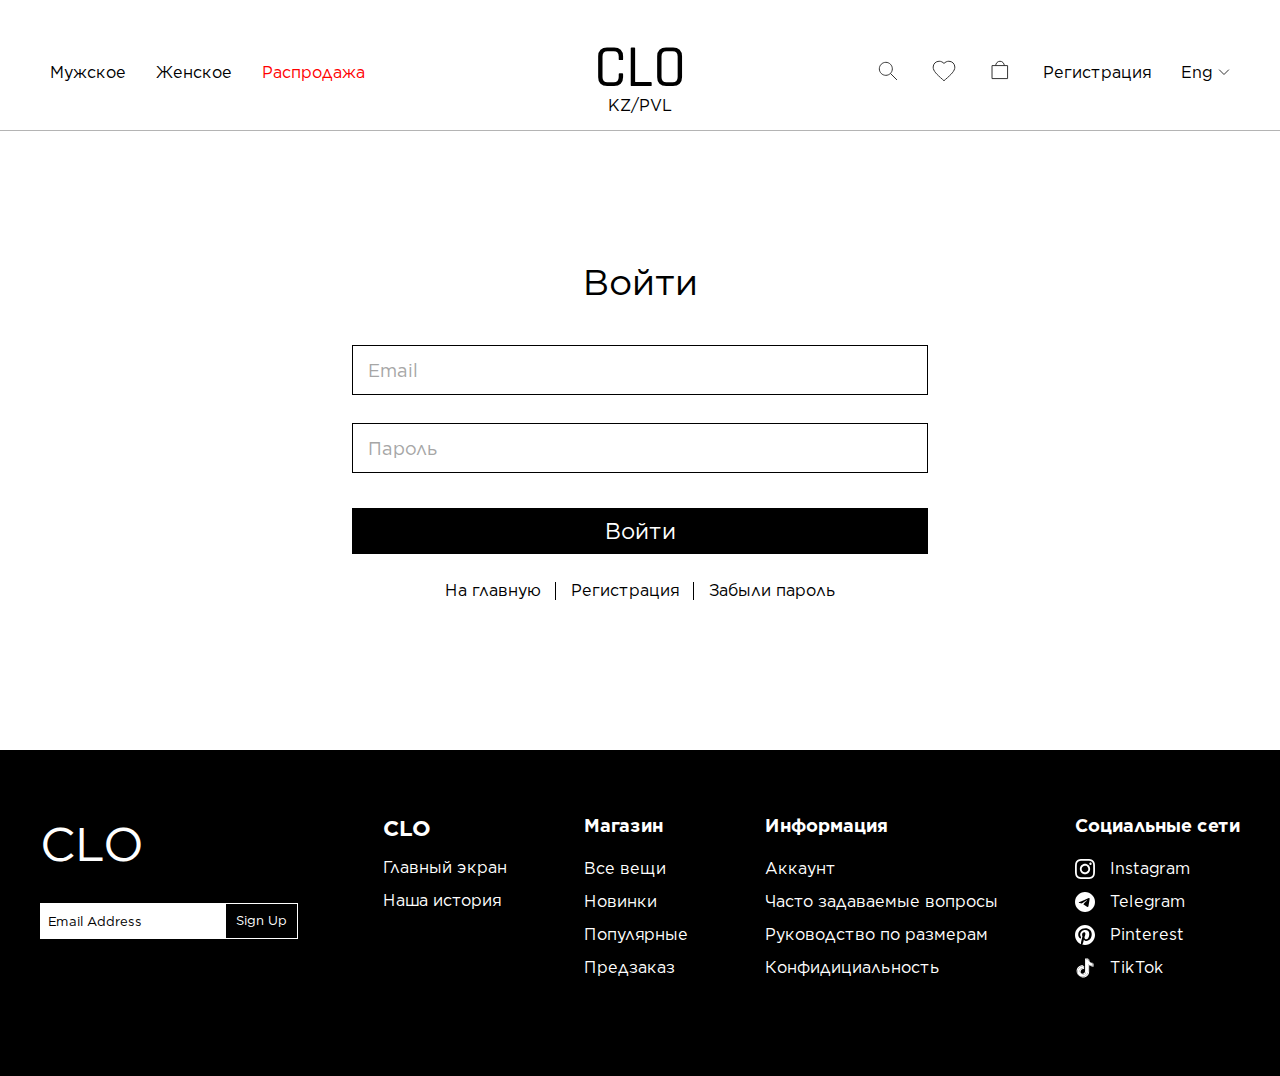
<file: login.html>
<!doctype html>
<html class="no-js" lang="ru">

    <head>
        <meta charset="utf-8">
        <meta http-equiv="x-ua-compatible" content="ie=edge">
        <title>CLO</title>
        <meta content="" name="description">
        <meta content="" name="keywords">
        <meta name="viewport" content="width=device-width, initial-scale=1">

        <meta content="telephone=no" name="format-detection">
        <!-- This make sence for mobile browsers. It means, that content has been optimized for mobile browsers -->
        <meta name="HandheldFriendly" content="true">


        <!--[if (gt IE 9)|!(IE)]><!-->
        <link href="static/css/main.min.css" rel="stylesheet" type="text/css">
        <!--<![endif]-->

        <meta property="og:title" content="" />
        <meta property="og:url" content="" />
        <meta property="og:description" content="" />
        <meta property="og:image" content="" />
        <meta property="og:image:type" content="image/jpeg" />
        <meta property="og:image:width" content="500" />
        <meta property="og:image:height" content="300" />
        <meta property="twitter:description" content="" />
        <link rel="image_src" href="" />


        <link rel="apple-touch-icon" sizes="57x57" href="./favicon/apple-icon-57x57.png">
        <link rel="apple-touch-icon" sizes="60x60" href="./favicon/apple-icon-60x60.png">
        <link rel="apple-touch-icon" sizes="72x72" href="./favicon/apple-icon-72x72.png">
        <link rel="apple-touch-icon" sizes="76x76" href="./favicon/apple-icon-76x76.png">
        <link rel="apple-touch-icon" sizes="114x114" href="./favicon/apple-icon-114x114.png">
        <link rel="apple-touch-icon" sizes="120x120" href="./favicon/apple-icon-120x120.png">
        <link rel="apple-touch-icon" sizes="144x144" href="./favicon/apple-icon-144x144.png">
        <link rel="apple-touch-icon" sizes="152x152" href="./favicon/apple-icon-152x152.png">
        <link rel="apple-touch-icon" sizes="180x180" href="./favicon/apple-icon-180x180.png">
        <link rel="icon" type="image/png" sizes="192x192" href="./favicon/android-icon-192x192.png">
        <link rel="icon" type="image/png" sizes="32x32" href="./favicon/favicon-32x32.png">
        <link rel="icon" type="image/png" sizes="96x96" href="./favicon/favicon-96x96.png">
        <link rel="icon" type="image/png" sizes="16x16" href="./favicon/favicon-16x16.png">
        <link rel="manifest" href="./favicon/manifest.json">
        <meta name="msapplication-TileColor" content="#ffffff">
        <meta name="msapplication-TileImage" content="./favicon/ms-icon-144x144.png">
        <meta name="theme-color" content="#ffffff">

        <script>
            (function(H){H.className=H.className.replace(/\bno-js\b/,'js')})(document.documentElement)
        </script>

        <link rel="stylesheet" href="https://unpkg.com/swiper/swiper-bundle.min.css" />
        <script src="https://unpkg.com/swiper/swiper-bundle.min.js"></script>
    </head>

    <body class="page">


        <header class="header">
            <div class="header__block">
                <div class="header__dropdown">
                    <div class="header__dropdown-link">
                        Мужское
                    </div>
                    <div class="header__dropdown-container">
                        <div class="header__dropdown-links">
                            <div class="header__dropdown-links-block">
                                <div class="header__dropdown-links-title">
                                    Одежда
                                </div>
                                <a href="#" class="header__dropdown-links-link">

        							Брюки

        						</a>
                                <a href="#" class="header__dropdown-links-link">

        							Джемперы и кардиганы

        						</a>
                                <a href="#" class="header__dropdown-links-link">

        							Верхняя одежда

        						</a>
                                <a href="#" class="header__dropdown-links-link">

        							Джинсы

        						</a>
                                <a href="#" class="header__dropdown-links-link">

        							Костюмы

        						</a>
                                <a href="#" class="header__dropdown-links-link">

        							Рубашки

        						</a>
                                <a href="#" class="header__dropdown-links-link">

        							Спорт

        						</a>
                                <a href="#" class="header__dropdown-links-link">

        							Худи и свитшоты

        						</a>
                                <a href="#" class="header__dropdown-links-link">

        							Футболки и майки

        						</a>
                                <a href="#" class="header__dropdown-links-link">

        							Плавки и шорты

        						</a>
                                <a href="#" class="header__dropdown-links-link">

        							Одежда для дома

        						</a>
                            </div>
                            <div class="header__dropdown-links-block">
                                <div class="header__dropdown-links-title">
                                    Обувь
                                </div>
                                <a href="#" class="header__dropdown-links-link">

        							Ботинки и сапоги

        						</a>
                                <a href="#" class="header__dropdown-links-link">

        							Кроссовки и кеды

        						</a>
                                <a href="#" class="header__dropdown-links-link">

        							Туфли

        						</a>
                            </div>
                            <div class="header__dropdown-links-block">
                                <div class="header__dropdown-links-title">
                                    Аксессуары
                                </div>
                                <a href="#" class="header__dropdown-links-link">

        							Головные уборы

        						</a>
                                <a href="#" class="header__dropdown-links-link">

        							Кошельки

        						</a>
                                <a href="#" class="header__dropdown-links-link">

        							Нижнее белье

        						</a>
                                <a href="#" class="header__dropdown-links-link">

        							Носки

        						</a>
                                <a href="#" class="header__dropdown-links-link">

        							Ремни и перчатки

        						</a>
                                <a href="#" class="header__dropdown-links-link">

        							Очки

        						</a>
                                <a href="#" class="header__dropdown-links-link">

        							Сумки и рюкзаки

        						</a>
                                <a href="#" class="header__dropdown-links-link">

        							Украшения

        						</a>
                                <a href="#" class="header__dropdown-links-link">

        							Шарфы и платки

        						</a>
                                <a href="#" class="header__dropdown-links-link">

        							Галстуки

        						</a>
                            </div>
                        </div>
                        <div class="header__dropdown-new">
                            <div class="header__dropdown-new-title">
                                Новое поступление
                                <svg width="15" height="14" viewBox="0 0 15 14" fill="none" xmlns="http://www.w3.org/2000/svg">
                                    <g id="arrow-down">
                                        <path id="Path 2" d="M7.5 1.75V12.25" stroke="#333333" stroke-linecap="round" />
                                        <path id="Path 3" d="M3.75 8.75L7.5 12.25L11.25 8.75" stroke="#333333" stroke-linecap="round" />
                                    </g>
                                </svg>
                            </div>
                            <div class="header__dropdown-new-items">
                                <div class="header__dropdown-new-item"></div>
                                <div class="header__dropdown-new-item"></div>
                                <div class="header__dropdown-new-item"></div>
                                <div class="header__dropdown-new-item"></div>
                            </div>
                        </div>
                    </div>
                </div>
                <div class="header__dropdown">
                    <div class="header__dropdown-link">
                        Женское
                    </div>
                    <div class="header__dropdown-container">
                        <div class="header__dropdown-links">
                            <div class="header__dropdown-links-block">
                                <div class="header__dropdown-links-title">
                                    Одежда
                                </div>
                                <a href="#" class="header__dropdown-links-link">

        							Брюки

        						</a>
                                <a href="#" class="header__dropdown-links-link">

        							Джемперы и кардиганы

        						</a>
                                <a href="#" class="header__dropdown-links-link">

        							Верхняя одежда

        						</a>
                                <a href="#" class="header__dropdown-links-link">

        							Джинсы

        						</a>
                                <a href="#" class="header__dropdown-links-link">

        							Костюмы

        						</a>
                                <a href="#" class="header__dropdown-links-link">

        							Блузы и рубашки

        						</a>
                                <a href="#" class="header__dropdown-links-link">

        							Спорт

        						</a>
                                <a href="#" class="header__dropdown-links-link">

        							Худи и свитшоты

        						</a>
                                <a href="#" class="header__dropdown-links-link">

        							Футболки и майки

        						</a>
                                <a href="#" class="header__dropdown-links-link">

        							Купальники и пляжная одежда

        						</a>
                                <a href="#" class="header__dropdown-links-link">

        							Одежда для дома

        						</a>
                                <a href="#" class="header__dropdown-links-link">

        							Юбки

        						</a>
                                <a href="#" class="header__dropdown-links-link">

        							Топы

        						</a>
                                <a href="#" class="header__dropdown-links-link">

        							Комбинизоны

        						</a>
                                <a href="#" class="header__dropdown-links-link">

        							Платья

        						</a>
                            </div>
                            <div class="header__dropdown-links-block">
                                <div class="header__dropdown-links-title">
                                    Обувь
                                </div>
                                <a href="#" class="header__dropdown-links-link">

        							Ботинки и сапоги

        						</a>
                                <a href="#" class="header__dropdown-links-link">

        							Кроссовки и кеды

        						</a>
                                <a href="#" class="header__dropdown-links-link">

        							Туфли и босоножки

        						</a>
                            </div>
                            <div class="header__dropdown-links-block">
                                <div class="header__dropdown-links-title">
                                    Аксессуары
                                </div>
                                <a href="#" class="header__dropdown-links-link">

        							Головные уборы

        						</a>
                                <a href="#" class="header__dropdown-links-link">

        							Кошельки

        						</a>
                                <a href="#" class="header__dropdown-links-link">

        							Нижнее белье

        						</a>
                                <a href="#" class="header__dropdown-links-link">

        							Колготки и носки

        						</a>
                                <a href="#" class="header__dropdown-links-link">

        							Ремни и перчатки

        						</a>
                                <a href="#" class="header__dropdown-links-link">

        							Очки

        						</a>
                                <a href="#" class="header__dropdown-links-link">

        							Сумки и рюкзаки

        						</a>
                                <a href="#" class="header__dropdown-links-link">

        							Украшения

        						</a>
                                <a href="#" class="header__dropdown-links-link">

        							Шарфы и платки

        						</a>
                                <a href="#" class="header__dropdown-links-link">

        							Галстуки

        						</a>
                            </div>
                        </div>
                        <div class="header__dropdown-new">
                            <div class="header__dropdown-new-title">
                                Новое поступление
                                <svg width="15" height="14" viewBox="0 0 15 14" fill="none" xmlns="http://www.w3.org/2000/svg">
                                    <g id="arrow-down">
                                        <path id="Path 2" d="M7.5 1.75V12.25" stroke="#333333" stroke-linecap="round" />
                                        <path id="Path 3" d="M3.75 8.75L7.5 12.25L11.25 8.75" stroke="#333333" stroke-linecap="round" />
                                    </g>
                                </svg>
                            </div>
                            <div class="header__dropdown-new-items">
                                <div class="header__dropdown-new-item"></div>
                                <div class="header__dropdown-new-item"></div>
                                <div class="header__dropdown-new-item"></div>
                                <div class="header__dropdown-new-item"></div>
                            </div>
                        </div>
                    </div>
                </div>
                <div class="header__dropdown header__dropdown-close">
                    <div class="header__dropdown-link header__dropdown-link-red">
                        Распродажа
                    </div>
                    <div class="header__dropdown-container">

                    </div>
                </div>
            </div>
            <div class="header__logo">
                <div class="header__logo-text">
                    CLO
                </div>
                <div class="header__logo-title">
                    KZ/PVL
                </div>
            </div>
            <div class="header__block">
                <div class="header__search">
                    <svg width="26" height="26" viewBox="0 0 26 26" fill="none" xmlns="http://www.w3.org/2000/svg">
                        <path d="M15.613 15.6131L21.6665 21.6667" stroke="#333333" stroke-linecap="round" />
                        <path fill-rule="evenodd" clip-rule="evenodd" d="M10.8335 17.3333C14.4233 17.3333 17.3335 14.4232 17.3335 10.8333C17.3335 7.24348 14.4233 4.33333 10.8335 4.33333C7.24365 4.33333 4.3335 7.24348 4.3335 10.8333C4.3335 14.4232 7.24365 17.3333 10.8335 17.3333Z"
                        stroke="#333333" />
                    </svg>
                </div>
                <div class="header__fav">
                    <svg width="26" height="26" viewBox="0 0 26 26" fill="none" xmlns="http://www.w3.org/2000/svg">
                        <g id="favourite">
                            <path id="Shape" d="M12.9998 22.75L11.429 21.3473C5.84984 16.3846 2.1665 13.1116 2.1665 9.09469C2.1665 5.82166 4.78817 3.25 8.12484 3.25C10.0098 3.25 11.819 4.11076 12.9998 5.47098C14.1807 4.11076 15.9898 3.25 17.8748 3.25C21.2115 3.25 23.8332 5.82166 23.8332 9.09469C23.8332 13.1116 20.1498 16.3846 14.5707 21.3579L12.9998 22.75Z"
                            stroke="#333333" />
                        </g>
                    </svg>
                </div>
                <div class="header__cart">
                    <svg width="26" height="26" viewBox="0 0 26 26" fill="none" xmlns="http://www.w3.org/2000/svg">
                        <g id="bag">
                            <rect id="Rectangle 2" x="5.4165" y="7.58333" width="15.1667" height="13" stroke="#333333" stroke-linecap="round" stroke-linejoin="round" />
                            <path id="Rectangle 2_2" d="M8.6665 7.58333C8.6665 5.1901 10.6066 3.25 12.9998 3.25C15.3931 3.25 17.3332 5.1901 17.3332 7.58333" stroke="#333333" stroke-linecap="round" stroke-linejoin="round" />
                        </g>
                    </svg>
                </div>
                <div class="header__login">
                    Регистрация
                </div>
                <div class="header__lang">
                    <div class="header__lang-text">
                        Eng
                    </div>
                    <svg width="12" height="7" viewBox="0 0 12 7" fill="none" xmlns="http://www.w3.org/2000/svg">
                        <path d="M1.4165 0.916668L5.99984 5.5L10.5832 0.916668" stroke="#333333" stroke-linecap="round" />
                    </svg>
                    <div class="header__lang-more">
                        <a href="#">Ru</a>
                    </div>
                </div>
            </div>
        </header>
        <div class="login">
            <div class="login__wrapper">
                <div class="login__title">
                    Войти
                </div>
                <div class="login__input">
                    <input type="text" placeholder="Email">
                </div>
                <div class="login__input">
                    <input type="password" placeholder="Пароль">
                </div>
                <div class="login__button">
                    Войти
                </div>
                <div class="login__links">
                    <div class="login__link">
                        На главную
                    </div>
                    <div class="login__link">
                        Регистрация
                    </div>
                    <div class="login__link">
                        Забыли пароль
                    </div>
                </div>
            </div>
        </div>
        <div class="search">
            <button>
                <svg width="35" height="35" viewBox="0 0 35 35" fill="none" xmlns="http://www.w3.org/2000/svg">
                    <path d="M21.0175 21.0177L29.1665 29.1667" stroke="#333333" stroke-linecap="round" />
                    <path fill-rule="evenodd" clip-rule="evenodd" d="M14.5835 23.3333C19.416 23.3333 23.3335 19.4158 23.3335 14.5833C23.3335 9.75084 19.416 5.83333 14.5835 5.83333C9.751 5.83333 5.8335 9.75084 5.8335 14.5833C5.8335 19.4158 9.751 23.3333 14.5835 23.3333Z"
                    stroke="#333333" />
                </svg>
            </button>
            <input type="text" placeholder="Поиск">
        </div>
        <div class="search-overlay"></div>

        <div class="cart">
            <div class="cart__header">
                <div class="cart__close">
                    <svg width="40" height="40" viewBox="0 0 40 40" fill="none" xmlns="http://www.w3.org/2000/svg">
                        <g id="close">
                            <path id="Path 2" d="M29.4282 29.4281L10.572 10.5719" stroke="#333333" stroke-linecap="round" />
                            <path id="Path 2_2" d="M29.428 10.5719L10.5718 29.4281" stroke="#333333" stroke-linecap="round" />
                        </g>
                    </svg>
                </div>
                <div class="cart__count">
                    <span>Корзина (0)</span>
                    <svg width="26" height="26" viewBox="0 0 26 26" fill="none" xmlns="http://www.w3.org/2000/svg">
                        <g id="bag">
                            <rect id="Rectangle 2" x="5.41675" y="7.58337" width="15.1667" height="13" stroke="#333333" stroke-linecap="round" stroke-linejoin="round" />
                            <path id="Rectangle 2_2" d="M8.66675 7.58333C8.66675 5.1901 10.6068 3.25 13.0001 3.25C15.3933 3.25 17.3334 5.1901 17.3334 7.58333" stroke="#333333" stroke-linecap="round" stroke-linejoin="round" />
                        </g>
                    </svg>
                </div>
            </div>
            <div class="cart__empty">
                У вас нет товаров в корзине
            </div>
            <div class="cart__body">

            </div>
            <div class="cart__with">

            </div>
            <div class="cart__footer">

            </div>
        </div>
        <div class="cart-overlay"></div>
        <footer class="footer">
            <div class="wrapper">
                <div class="footer__block">
                    <div class="footer__logo">
                        CLO
                    </div>
                    <div class="footer__form">
                        <div class="footer__input">
                            <input type="text" placeholder="Email Address">
                        </div>
                        <button class="footer__button">
                            Sign Up
                        </button>
                    </div>
                </div>
                <div class="footer__links">
                    <div class="footer__title footer__title-logo">
                        CLO
                    </div>
                    <a href="#" class="footer__link">

        				Главный экран

        			</a>
                    <a href="#" class="footer__link">

        				Наша история

        			</a>
                </div>
                <div class="footer__links">
                    <div class="footer__title">
                        Магазин
                    </div>
                    <a href="#" class="footer__link">

        				Все вещи

        			</a>
                    <a href="#" class="footer__link">

        				Новинки

        			</a>
                    <a href="#" class="footer__link">

        				Популярные

        			</a>
                    <a href="#" class="footer__link">

        				Предзаказ

        			</a>
                </div>
                <div class="footer__links">
                    <div class="footer__title">
                        Информация
                    </div>
                    <a href="#" class="footer__link">

        				Аккаунт

        			</a>
                    <a href="#" class="footer__link">

        				Часто задаваемые вопросы

        			</a>
                    <a href="#" class="footer__link">

        				Руководство по размерам

        			</a>
                    <a href="#" class="footer__link">

        				Конфидициальность

        			</a>
                </div>
                <div class="footer__links">
                    <div class="footer__title">
                        Социальные сети
                    </div>
                    <a href="https://www.instagram.com/" target="_blank" class="footer__link footer__link-soc">
                        <svg width="20" height="20" viewBox="0 0 20 20" fill="none" xmlns="http://www.w3.org/2000/svg">
                            <path fill-rule="evenodd" clip-rule="evenodd" d="M5.87727 0.06C6.94364 0.0109091 7.28364 0 10 0C12.7164 0 13.0564 0.0118182 14.1218 0.06C15.1873 0.108182 15.9145 0.278182 16.5509 0.524545C17.2173 0.776364 17.8218 1.17 18.3218 1.67909C18.8309 2.17818 19.2236 2.78182 19.4745 3.44909C19.7218 4.08545 19.8909 4.81273 19.94 5.87636C19.9891 6.94455 20 7.28454 20 10C20 12.7164 19.9882 13.0564 19.94 14.1227C19.8918 15.1864 19.7218 15.9136 19.4745 16.55C19.2236 17.2174 18.8303 17.822 18.3218 18.3218C17.8218 18.8309 17.2173 19.2236 16.5509 19.4745C15.9145 19.7218 15.1873 19.8909 14.1236 19.94C13.0564 19.9891 12.7164 20 10 20C7.28364 20 6.94364 19.9882 5.87727 19.94C4.81364 19.8918 4.08636 19.7218 3.45 19.4745C2.78265 19.2236 2.17802 18.8302 1.67818 18.3218C1.16944 17.8224 0.775741 17.2181 0.524545 16.5509C0.278182 15.9145 0.109091 15.1873 0.06 14.1236C0.0109091 13.0555 0 12.7155 0 10C0 7.28364 0.0118182 6.94364 0.06 5.87818C0.108182 4.81273 0.278182 4.08545 0.524545 3.44909C0.776112 2.78189 1.17011 2.17756 1.67909 1.67818C2.17822 1.16955 2.78225 0.775858 3.44909 0.524545C4.08545 0.278182 4.81273 0.109091 5.87636 0.06H5.87727ZM14.0409 1.86C12.9864 1.81182 12.67 1.80182 10 1.80182C7.33 1.80182 7.01364 1.81182 5.95909 1.86C4.98364 1.90455 4.45455 2.06727 4.10182 2.20455C3.63545 2.38636 3.30182 2.60182 2.95182 2.95182C2.62004 3.27459 2.36471 3.66753 2.20455 4.10182C2.06727 4.45455 1.90455 4.98364 1.86 5.95909C1.81182 7.01364 1.80182 7.33 1.80182 10C1.80182 12.67 1.81182 12.9864 1.86 14.0409C1.90455 15.0164 2.06727 15.5455 2.20455 15.8982C2.36455 16.3318 2.62 16.7255 2.95182 17.0482C3.27455 17.38 3.66818 17.6355 4.10182 17.7955C4.45455 17.9327 4.98364 18.0955 5.95909 18.14C7.01364 18.1882 7.32909 18.1982 10 18.1982C12.6709 18.1982 12.9864 18.1882 14.0409 18.14C15.0164 18.0955 15.5455 17.9327 15.8982 17.7955C16.3645 17.6136 16.6982 17.3982 17.0482 17.0482C17.38 16.7255 17.6355 16.3318 17.7955 15.8982C17.9327 15.5455 18.0955 15.0164 18.14 14.0409C18.1882 12.9864 18.1982 12.67 18.1982 10C18.1982 7.33 18.1882 7.01364 18.14 5.95909C18.0955 4.98364 17.9327 4.45455 17.7955 4.10182C17.6136 3.63545 17.3982 3.30182 17.0482 2.95182C16.7254 2.62006 16.3325 2.36474 15.8982 2.20455C15.5455 2.06727 15.0164 1.90455 14.0409 1.86ZM8.72273 13.0827C9.43605 13.3797 10.2303 13.4197 10.9699 13.1961C11.7095 12.9725 12.3485 12.499 12.7778 11.8566C13.2071 11.2142 13.4 10.4426 13.3237 9.67373C13.2473 8.90485 12.9064 8.18634 12.3591 7.64091C12.0102 7.29225 11.5884 7.02528 11.1239 6.85922C10.6595 6.69316 10.164 6.63215 9.67318 6.68056C9.18233 6.72897 8.70832 6.88562 8.28528 7.13921C7.86223 7.3928 7.50068 7.73704 7.22664 8.14714C6.9526 8.55723 6.7729 9.02299 6.70047 9.51087C6.62804 9.99876 6.66468 10.4966 6.80776 10.9687C6.95084 11.4407 7.1968 11.8751 7.52793 12.2407C7.85905 12.6062 8.26711 12.8938 8.72273 13.0827ZM6.36545 6.36545C6.84275 5.88816 7.40938 5.50955 8.033 5.25124C8.65661 4.99293 9.325 4.85998 10 4.85998C10.675 4.85998 11.3434 4.99293 11.967 5.25124C12.5906 5.50955 13.1572 5.88816 13.6345 6.36545C14.1118 6.84275 14.4905 7.40938 14.7488 8.033C15.0071 8.65661 15.14 9.325 15.14 10C15.14 10.675 15.0071 11.3434 14.7488 11.967C14.4905 12.5906 14.1118 13.1572 13.6345 13.6345C12.6706 14.5985 11.3632 15.14 10 15.14C8.63678 15.14 7.3294 14.5985 6.36545 13.6345C5.40151 12.6706 4.85998 11.3632 4.85998 10C4.85998 8.63678 5.40151 7.3294 6.36545 6.36545ZM16.28 5.62545C16.3983 5.51388 16.493 5.37971 16.5585 5.23089C16.624 5.08206 16.6589 4.92161 16.6613 4.75903C16.6637 4.59645 16.6334 4.43504 16.5723 4.28437C16.5111 4.1337 16.4204 3.99683 16.3054 3.88185C16.1904 3.76688 16.0536 3.67614 15.9029 3.61502C15.7522 3.55389 15.5908 3.52361 15.4282 3.52598C15.2657 3.52835 15.1052 3.56332 14.9564 3.62881C14.8076 3.69431 14.6734 3.789 14.5618 3.90727C14.3448 4.1373 14.226 4.44284 14.2306 4.75903C14.2352 5.07522 14.3629 5.37716 14.5865 5.60077C14.8101 5.82437 15.1121 5.95203 15.4282 5.95663C15.7444 5.96124 16.05 5.84244 16.28 5.62545Z"
                            fill="white" />
                        </svg>
                        Instagram
                    </a>
                    <a href="https://web.telegram.org/" target="_blank" class="footer__link footer__link-soc">
                        <svg width="20" height="20" viewBox="0 0 20 20" fill="none" xmlns="http://www.w3.org/2000/svg">
                            <path d="M10 20C15.5228 20 20 15.5228 20 10C20 4.47715 15.5228 0 10 0C4.47715 0 0 4.47715 0 10C0 15.5228 4.47715 20 10 20Z" fill="url(#paint0_linear_656_128)" />
                            <path fill-rule="evenodd" clip-rule="evenodd" d="M4.52658 9.89443C7.44178 8.62433 9.38571 7.787 10.3584 7.38244C13.1355 6.22735 13.7125 6.0267 14.0886 6.02007C14.1714 6.01861 14.3563 6.03911 14.4761 6.13633C14.5773 6.21842 14.6051 6.32931 14.6185 6.40715C14.6318 6.48498 14.6484 6.66227 14.6352 6.80081C14.4847 8.38205 13.8335 12.2193 13.5022 13.9903C13.3621 14.7397 13.086 14.9909 12.8188 15.0155C12.2381 15.069 11.7971 14.6317 11.2347 14.2631C10.3545 13.6861 9.85733 13.327 9.00301 12.764C8.0157 12.1134 8.65573 11.7558 9.2184 11.1714C9.36565 11.0184 11.9243 8.69112 11.9738 8.48C11.98 8.4536 11.9858 8.35518 11.9273 8.3032C11.8688 8.25123 11.7825 8.26901 11.7203 8.28314C11.632 8.30317 10.226 9.2325 7.5022 11.0711C7.10311 11.3452 6.74162 11.4787 6.41774 11.4717C6.06069 11.464 5.37386 11.2698 4.86328 11.1038C4.23703 10.9003 3.7393 10.7926 3.78264 10.4469C3.80521 10.2668 4.05319 10.0827 4.52658 9.89443Z"
                            fill="black" />
                            <defs>
                                <linearGradient id="paint0_linear_656_128" x1="10" y1="0" x2="10" y2="19.8517" gradientUnits="userSpaceOnUse">
                                    <stop stop-color="white" />
                                    <stop offset="1" stop-color="white" />
                                </linearGradient>
                            </defs>
                        </svg>
                        Telegram
                    </a>
                    <a href="https://www.pinterest.com/" target="_blank" class="footer__link footer__link-soc">
                        <svg width="20" height="20" viewBox="0 0 20 20" fill="none" xmlns="http://www.w3.org/2000/svg">
                            <g clip-path="url(#clip0_656_110)">
                                <path d="M0 10.0002C0 14.095 2.46234 17.6128 5.98586 19.1595C5.95773 18.4612 5.98086 17.6229 6.15992 16.8631C6.35219 16.0513 7.44664 11.4141 7.44664 11.4141C7.44664 11.4141 7.12719 10.7755 7.12719 9.83187C7.12719 8.34992 7.98609 7.24312 9.05578 7.24312C9.96539 7.24312 10.4048 7.92633 10.4048 8.74445C10.4048 9.65883 9.82164 11.0266 9.52172 12.2934C9.27117 13.3541 10.0536 14.2194 11.1001 14.2194C12.9948 14.2194 14.2709 11.7859 14.2709 8.90258C14.2709 6.71086 12.7947 5.07039 10.1098 5.07039C7.07633 5.07039 5.18656 7.33258 5.18656 9.85945C5.18656 10.7307 5.44344 11.3451 5.84578 11.8209C6.03078 12.0394 6.05648 12.1273 5.98953 12.3782C5.94156 12.5622 5.83141 13.0052 5.78578 13.1807C5.71922 13.434 5.51398 13.5245 5.28508 13.431C3.88789 12.8606 3.23719 11.3305 3.23719 9.61055C3.23719 6.76984 5.63297 3.36359 10.3842 3.36359C14.2022 3.36359 16.7151 6.12641 16.7151 9.09211C16.7151 13.015 14.5341 15.9457 11.3193 15.9457C10.2397 15.9457 9.22414 15.3621 8.87625 14.6992C8.87625 14.6992 8.2957 17.0033 8.17273 17.4482C7.9607 18.2192 7.5457 18.9898 7.16625 19.5905C8.08637 19.8625 9.04089 20.0006 10.0004 20.0005C15.5226 20.0005 20.0001 15.5233 20.0001 10.0002C20.0001 4.47727 15.5226 0 10.0004 0C4.47766 0 0 4.47727 0 10.0002Z"
                                fill="white" />
                            </g>
                            <defs>
                                <clipPath id="clip0_656_110">
                                    <rect width="20" height="20" fill="white" />
                                </clipPath>
                            </defs>
                        </svg>
                        Pinterest
                    </a>
                    <a href="https://tiktok.com/" target="_blank" class="footer__link footer__link-soc">
                        <svg width="20" height="20" viewBox="0 0 20 20" fill="none" xmlns="http://www.w3.org/2000/svg">
                            <path d="M14.1412 7.33078C15.3759 8.21651 16.8884 8.73766 18.5221 8.73766V5.58289C18.2129 5.58295 17.9045 5.5506 17.6021 5.48629V7.96955C15.9686 7.96955 14.4562 7.4484 13.2212 6.56272V13.0007C13.2212 16.2213 10.6197 18.8319 7.41071 18.8319C6.21337 18.8319 5.10049 18.4687 4.17603 17.8456C5.23115 18.9283 6.70261 19.6 8.33052 19.6C11.5397 19.6 14.1414 16.9894 14.1414 13.7686V7.33078H14.1412ZM15.2761 4.148C14.6452 3.45618 14.2309 2.56214 14.1412 1.57374V1.16797H13.2694C13.4888 2.42423 14.2374 3.4975 15.2761 4.148ZM6.2057 15.3742C5.85316 14.9104 5.66264 14.3429 5.6635 13.7594C5.6635 12.2864 6.85342 11.0921 8.32147 11.0921C8.59506 11.092 8.86701 11.1341 9.12775 11.2171V7.99182C8.82305 7.94991 8.51552 7.93212 8.20813 7.93864V10.449C7.9472 10.366 7.67512 10.3238 7.40146 10.3241C5.93342 10.3241 4.74356 11.5183 4.74356 12.9915C4.74356 14.0331 5.33832 14.9349 6.2057 15.3742Z"
                            fill="white" />
                            <path d="M13.2211 6.56266C14.4562 7.44833 15.9685 7.96948 17.602 7.96948V5.48622C16.6902 5.29131 15.883 4.81312 15.2761 4.14799C14.2372 3.49743 13.4888 2.42416 13.2693 1.16797H10.9792V13.7685C10.9741 15.2374 9.78617 16.4269 8.32127 16.4269C7.45803 16.4269 6.69113 16.0139 6.20543 15.3742C5.33813 14.9349 4.74336 14.033 4.74336 12.9915C4.74336 11.5185 5.93322 10.3242 7.40127 10.3242C7.68254 10.3242 7.95364 10.3681 8.20794 10.4491V7.93871C5.05534 8.00407 2.5199 10.5892 2.5199 13.7686C2.5199 15.3557 3.15128 16.7944 4.17603 17.8457C5.1005 18.4687 6.21337 18.832 7.41072 18.832C10.6197 18.832 13.2212 16.2212 13.2212 13.0007V6.56266H13.2211Z"
                            fill="white" />
                            <path d="M17.602 5.48614V4.81469C16.7798 4.81594 15.9737 4.58485 15.2761 4.14785C15.8936 4.82635 16.7068 5.2942 17.602 5.48614ZM13.2693 1.16789C13.2484 1.04783 13.2323 0.926983 13.2212 0.805674V0.399902H10.0592V13.0006C10.0541 14.4693 8.86631 15.6588 7.40128 15.6588C6.97117 15.6588 6.56508 15.5563 6.20545 15.3742C6.69115 16.0139 7.45805 16.4267 8.32129 16.4267C9.78606 16.4267 10.9741 15.2374 10.9793 13.7685V1.16789H13.2693ZM8.20809 7.93863V7.22382C7.94388 7.18758 7.6775 7.16939 7.4108 7.16952C4.20151 7.16946 1.59998 9.78022 1.59998 13.0006C1.59998 15.0195 2.62242 16.7988 4.17611 17.8455C3.15137 16.7943 2.51998 15.3555 2.51998 13.7684C2.51998 10.5891 5.05536 8.00399 8.20809 7.93863Z"
                            fill="white" />
                        </svg>
                        TikTok
                    </a>
                </div>
            </div>
        </footer>



        <!-- Main scripts. You can replace it, but I recommend you to leave it here     -->
        <script src="static/js/main.min.js"></script>
    </body>

</html>
</file>
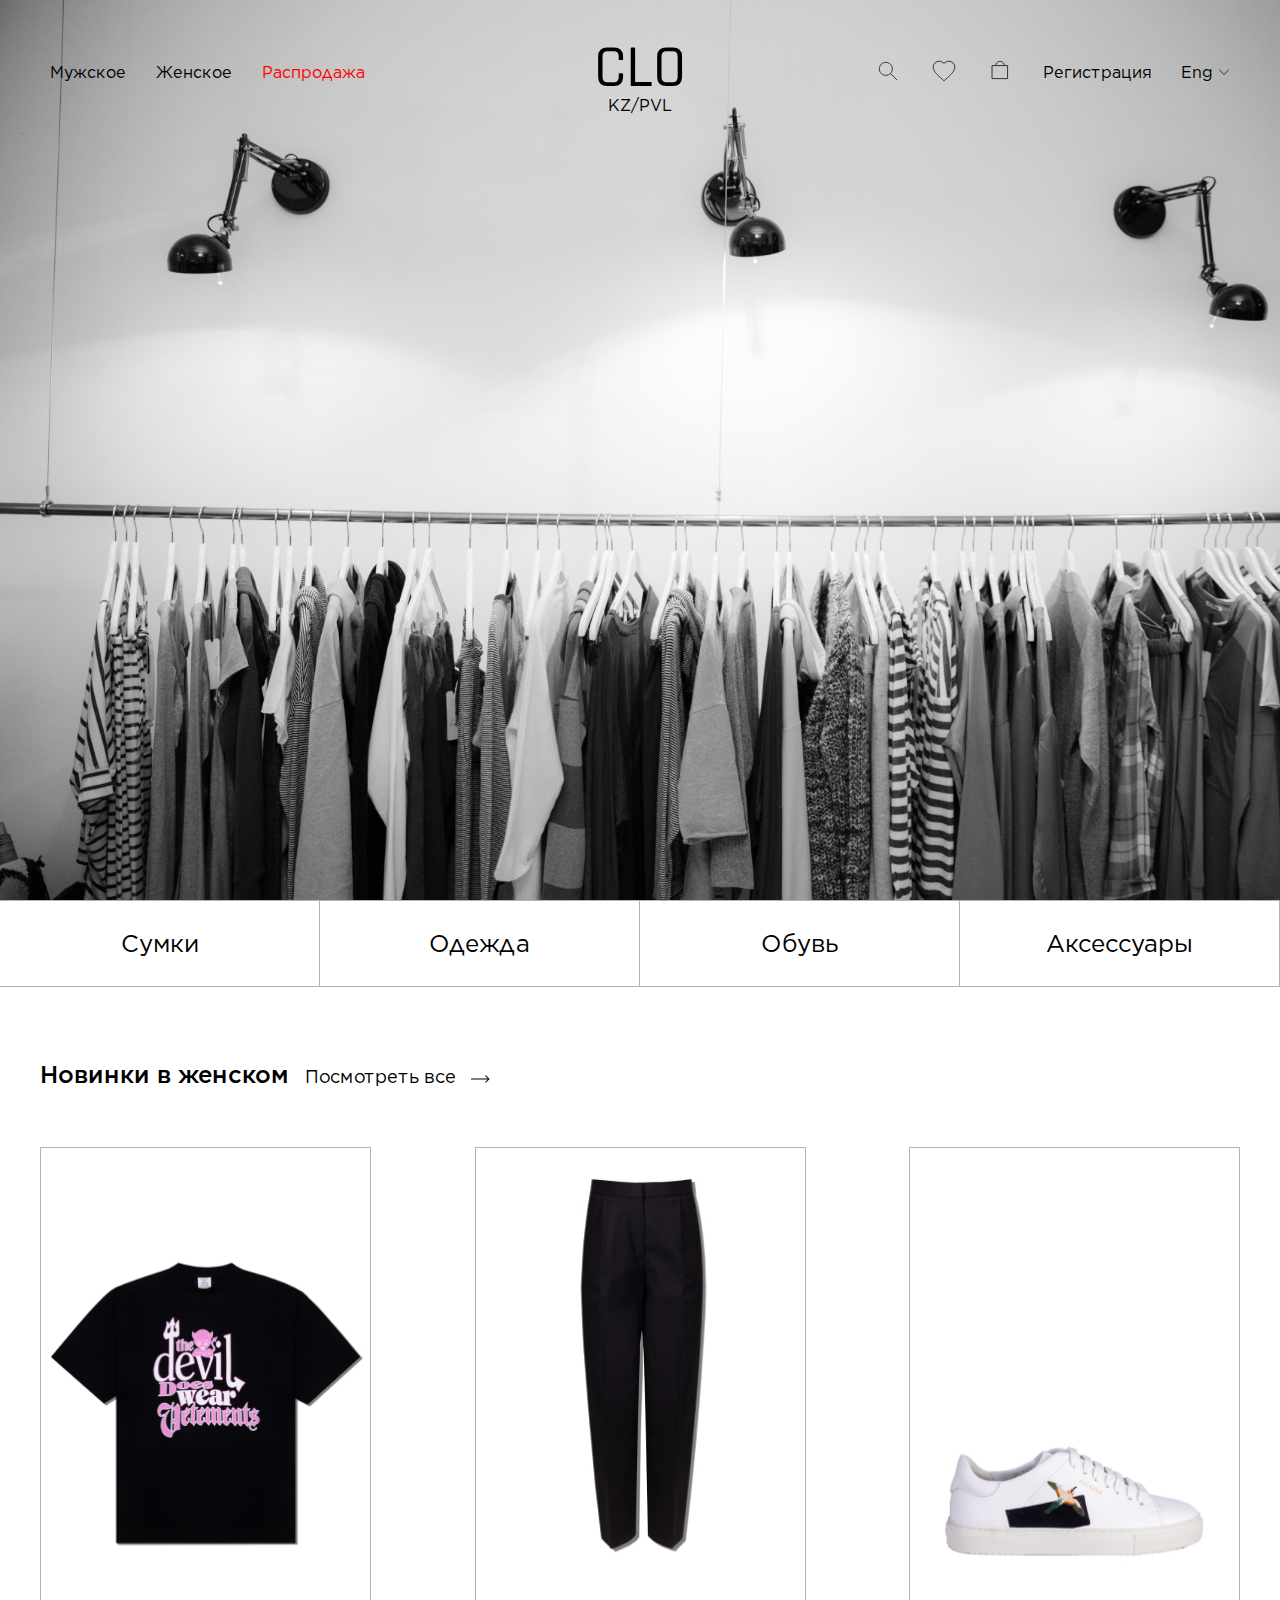
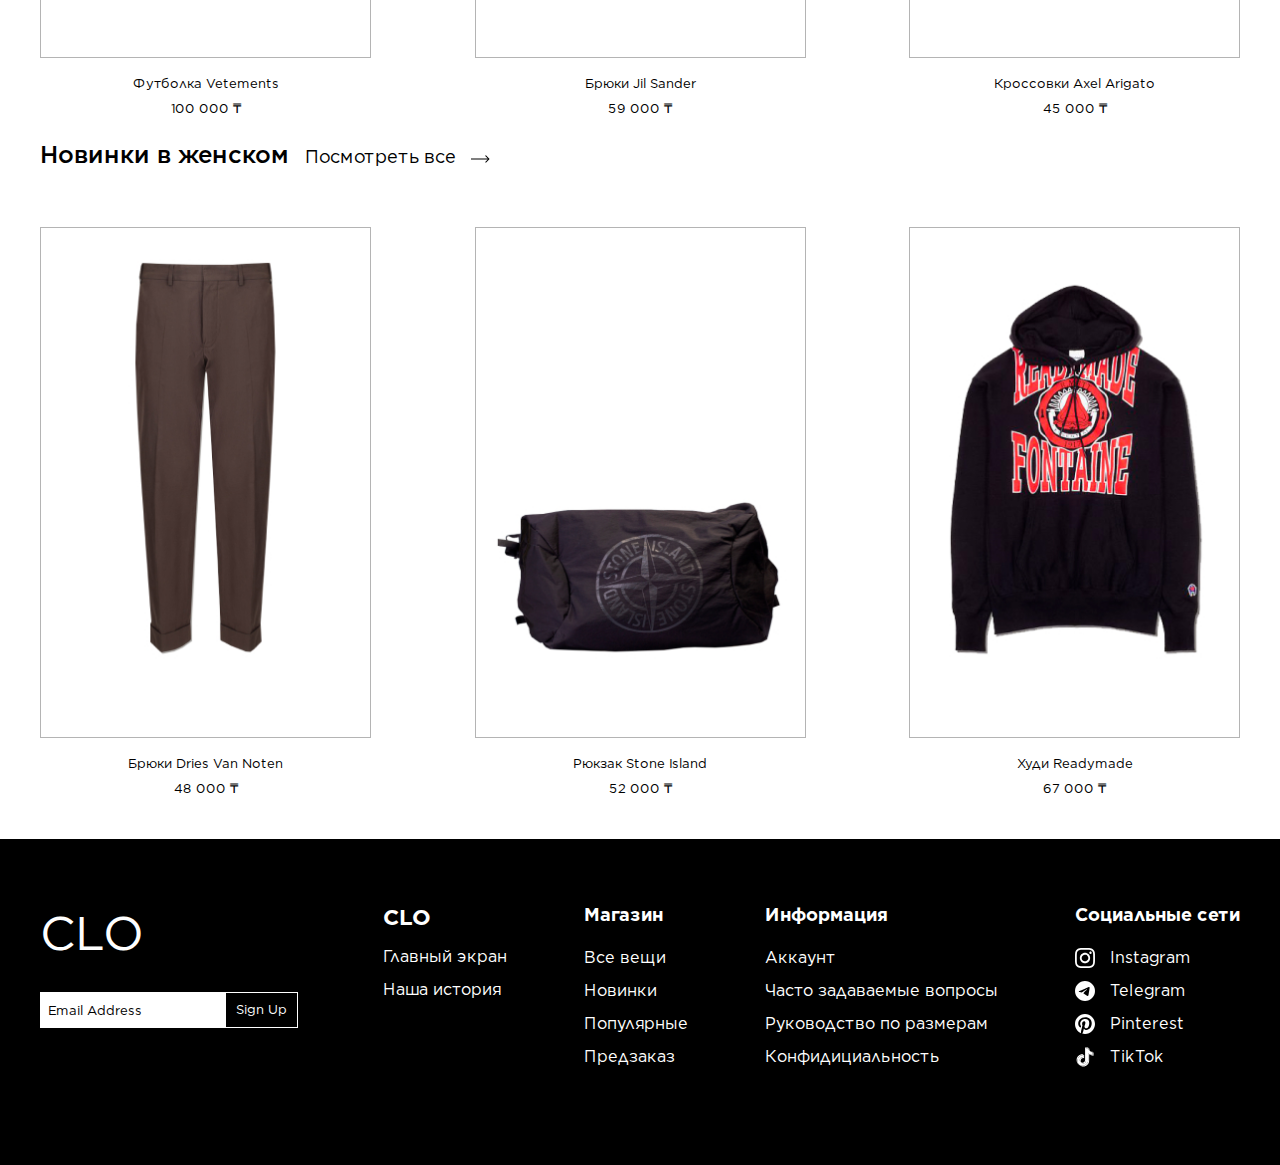
<file: main.html>
<!doctype html>
<html class="no-js" lang="ru">

    <head>
        <meta charset="utf-8">
        <meta http-equiv="x-ua-compatible" content="ie=edge">
        <title>CLO</title>
        <meta content="" name="description">
        <meta content="" name="keywords">
        <meta name="viewport" content="width=device-width, initial-scale=1">

        <meta content="telephone=no" name="format-detection">
        <!-- This make sence for mobile browsers. It means, that content has been optimized for mobile browsers -->
        <meta name="HandheldFriendly" content="true">


        <!--[if (gt IE 9)|!(IE)]><!-->
        <link href="static/css/main.min.css" rel="stylesheet" type="text/css">
        <!--<![endif]-->

        <meta property="og:title" content="" />
        <meta property="og:url" content="" />
        <meta property="og:description" content="" />
        <meta property="og:image" content="" />
        <meta property="og:image:type" content="image/jpeg" />
        <meta property="og:image:width" content="500" />
        <meta property="og:image:height" content="300" />
        <meta property="twitter:description" content="" />
        <link rel="image_src" href="" />


        <link rel="apple-touch-icon" sizes="57x57" href="./favicon/apple-icon-57x57.png">
        <link rel="apple-touch-icon" sizes="60x60" href="./favicon/apple-icon-60x60.png">
        <link rel="apple-touch-icon" sizes="72x72" href="./favicon/apple-icon-72x72.png">
        <link rel="apple-touch-icon" sizes="76x76" href="./favicon/apple-icon-76x76.png">
        <link rel="apple-touch-icon" sizes="114x114" href="./favicon/apple-icon-114x114.png">
        <link rel="apple-touch-icon" sizes="120x120" href="./favicon/apple-icon-120x120.png">
        <link rel="apple-touch-icon" sizes="144x144" href="./favicon/apple-icon-144x144.png">
        <link rel="apple-touch-icon" sizes="152x152" href="./favicon/apple-icon-152x152.png">
        <link rel="apple-touch-icon" sizes="180x180" href="./favicon/apple-icon-180x180.png">
        <link rel="icon" type="image/png" sizes="192x192" href="./favicon/android-icon-192x192.png">
        <link rel="icon" type="image/png" sizes="32x32" href="./favicon/favicon-32x32.png">
        <link rel="icon" type="image/png" sizes="96x96" href="./favicon/favicon-96x96.png">
        <link rel="icon" type="image/png" sizes="16x16" href="./favicon/favicon-16x16.png">
        <link rel="manifest" href="./favicon/manifest.json">
        <meta name="msapplication-TileColor" content="#ffffff">
        <meta name="msapplication-TileImage" content="./favicon/ms-icon-144x144.png">
        <meta name="theme-color" content="#ffffff">

        <script>
            (function(H){H.className=H.className.replace(/\bno-js\b/,'js')})(document.documentElement)
        </script>

        <link rel="stylesheet" href="https://unpkg.com/swiper/swiper-bundle.min.css" />
        <script src="https://unpkg.com/swiper/swiper-bundle.min.js"></script>
    </head>

    <body class="page">


        <header class="header">
            <div class="header__block">
                <div class="header__dropdown">
                    <div class="header__dropdown-link">
                        Мужское
                    </div>
                    <div class="header__dropdown-container">
                        <div class="header__dropdown-links">
                            <div class="header__dropdown-links-block">
                                <div class="header__dropdown-links-title">
                                    Одежда
                                </div>
                                <a href="#" class="header__dropdown-links-link">

        							Брюки

        						</a>
                                <a href="#" class="header__dropdown-links-link">

        							Джемперы и кардиганы

        						</a>
                                <a href="#" class="header__dropdown-links-link">

        							Верхняя одежда

        						</a>
                                <a href="#" class="header__dropdown-links-link">

        							Джинсы

        						</a>
                                <a href="#" class="header__dropdown-links-link">

        							Костюмы

        						</a>
                                <a href="#" class="header__dropdown-links-link">

        							Рубашки

        						</a>
                                <a href="#" class="header__dropdown-links-link">

        							Спорт

        						</a>
                                <a href="#" class="header__dropdown-links-link">

        							Худи и свитшоты

        						</a>
                                <a href="#" class="header__dropdown-links-link">

        							Футболки и майки

        						</a>
                                <a href="#" class="header__dropdown-links-link">

        							Плавки и шорты

        						</a>
                                <a href="#" class="header__dropdown-links-link">

        							Одежда для дома

        						</a>
                            </div>
                            <div class="header__dropdown-links-block">
                                <div class="header__dropdown-links-title">
                                    Обувь
                                </div>
                                <a href="#" class="header__dropdown-links-link">

        							Ботинки и сапоги

        						</a>
                                <a href="#" class="header__dropdown-links-link">

        							Кроссовки и кеды

        						</a>
                                <a href="#" class="header__dropdown-links-link">

        							Туфли

        						</a>
                            </div>
                            <div class="header__dropdown-links-block">
                                <div class="header__dropdown-links-title">
                                    Аксессуары
                                </div>
                                <a href="#" class="header__dropdown-links-link">

        							Головные уборы

        						</a>
                                <a href="#" class="header__dropdown-links-link">

        							Кошельки

        						</a>
                                <a href="#" class="header__dropdown-links-link">

        							Нижнее белье

        						</a>
                                <a href="#" class="header__dropdown-links-link">

        							Носки

        						</a>
                                <a href="#" class="header__dropdown-links-link">

        							Ремни и перчатки

        						</a>
                                <a href="#" class="header__dropdown-links-link">

        							Очки

        						</a>
                                <a href="#" class="header__dropdown-links-link">

        							Сумки и рюкзаки

        						</a>
                                <a href="#" class="header__dropdown-links-link">

        							Украшения

        						</a>
                                <a href="#" class="header__dropdown-links-link">

        							Шарфы и платки

        						</a>
                                <a href="#" class="header__dropdown-links-link">

        							Галстуки

        						</a>
                            </div>
                        </div>
                        <div class="header__dropdown-new">
                            <div class="header__dropdown-new-title">
                                Новое поступление
                                <svg width="15" height="14" viewBox="0 0 15 14" fill="none" xmlns="http://www.w3.org/2000/svg">
                                    <g id="arrow-down">
                                        <path id="Path 2" d="M7.5 1.75V12.25" stroke="#333333" stroke-linecap="round" />
                                        <path id="Path 3" d="M3.75 8.75L7.5 12.25L11.25 8.75" stroke="#333333" stroke-linecap="round" />
                                    </g>
                                </svg>
                            </div>
                            <div class="header__dropdown-new-items">
                                <div class="header__dropdown-new-item"></div>
                                <div class="header__dropdown-new-item"></div>
                                <div class="header__dropdown-new-item"></div>
                                <div class="header__dropdown-new-item"></div>
                            </div>
                        </div>
                    </div>
                </div>
                <div class="header__dropdown">
                    <div class="header__dropdown-link">
                        Женское
                    </div>
                    <div class="header__dropdown-container">
                        <div class="header__dropdown-links">
                            <div class="header__dropdown-links-block">
                                <div class="header__dropdown-links-title">
                                    Одежда
                                </div>
                                <a href="#" class="header__dropdown-links-link">

        							Брюки

        						</a>
                                <a href="#" class="header__dropdown-links-link">

        							Джемперы и кардиганы

        						</a>
                                <a href="#" class="header__dropdown-links-link">

        							Верхняя одежда

        						</a>
                                <a href="#" class="header__dropdown-links-link">

        							Джинсы

        						</a>
                                <a href="#" class="header__dropdown-links-link">

        							Костюмы

        						</a>
                                <a href="#" class="header__dropdown-links-link">

        							Блузы и рубашки

        						</a>
                                <a href="#" class="header__dropdown-links-link">

        							Спорт

        						</a>
                                <a href="#" class="header__dropdown-links-link">

        							Худи и свитшоты

        						</a>
                                <a href="#" class="header__dropdown-links-link">

        							Футболки и майки

        						</a>
                                <a href="#" class="header__dropdown-links-link">

        							Купальники и пляжная одежда

        						</a>
                                <a href="#" class="header__dropdown-links-link">

        							Одежда для дома

        						</a>
                                <a href="#" class="header__dropdown-links-link">

        							Юбки

        						</a>
                                <a href="#" class="header__dropdown-links-link">

        							Топы

        						</a>
                                <a href="#" class="header__dropdown-links-link">

        							Комбинизоны

        						</a>
                                <a href="#" class="header__dropdown-links-link">

        							Платья

        						</a>
                            </div>
                            <div class="header__dropdown-links-block">
                                <div class="header__dropdown-links-title">
                                    Обувь
                                </div>
                                <a href="#" class="header__dropdown-links-link">

        							Ботинки и сапоги

        						</a>
                                <a href="#" class="header__dropdown-links-link">

        							Кроссовки и кеды

        						</a>
                                <a href="#" class="header__dropdown-links-link">

        							Туфли и босоножки

        						</a>
                            </div>
                            <div class="header__dropdown-links-block">
                                <div class="header__dropdown-links-title">
                                    Аксессуары
                                </div>
                                <a href="#" class="header__dropdown-links-link">

        							Головные уборы

        						</a>
                                <a href="#" class="header__dropdown-links-link">

        							Кошельки

        						</a>
                                <a href="#" class="header__dropdown-links-link">

        							Нижнее белье

        						</a>
                                <a href="#" class="header__dropdown-links-link">

        							Колготки и носки

        						</a>
                                <a href="#" class="header__dropdown-links-link">

        							Ремни и перчатки

        						</a>
                                <a href="#" class="header__dropdown-links-link">

        							Очки

        						</a>
                                <a href="#" class="header__dropdown-links-link">

        							Сумки и рюкзаки

        						</a>
                                <a href="#" class="header__dropdown-links-link">

        							Украшения

        						</a>
                                <a href="#" class="header__dropdown-links-link">

        							Шарфы и платки

        						</a>
                                <a href="#" class="header__dropdown-links-link">

        							Галстуки

        						</a>
                            </div>
                        </div>
                        <div class="header__dropdown-new">
                            <div class="header__dropdown-new-title">
                                Новое поступление
                                <svg width="15" height="14" viewBox="0 0 15 14" fill="none" xmlns="http://www.w3.org/2000/svg">
                                    <g id="arrow-down">
                                        <path id="Path 2" d="M7.5 1.75V12.25" stroke="#333333" stroke-linecap="round" />
                                        <path id="Path 3" d="M3.75 8.75L7.5 12.25L11.25 8.75" stroke="#333333" stroke-linecap="round" />
                                    </g>
                                </svg>
                            </div>
                            <div class="header__dropdown-new-items">
                                <div class="header__dropdown-new-item"></div>
                                <div class="header__dropdown-new-item"></div>
                                <div class="header__dropdown-new-item"></div>
                                <div class="header__dropdown-new-item"></div>
                            </div>
                        </div>
                    </div>
                </div>
                <div class="header__dropdown header__dropdown-close">
                    <div class="header__dropdown-link header__dropdown-link-red">
                        Распродажа
                    </div>
                    <div class="header__dropdown-container">

                    </div>
                </div>
            </div>
            <div class="header__logo">
                <div class="header__logo-text">
                    CLO
                </div>
                <div class="header__logo-title">
                    KZ/PVL
                </div>
            </div>
            <div class="header__block">
                <div class="header__search">
                    <svg width="26" height="26" viewBox="0 0 26 26" fill="none" xmlns="http://www.w3.org/2000/svg">
                        <path d="M15.613 15.6131L21.6665 21.6667" stroke="#333333" stroke-linecap="round" />
                        <path fill-rule="evenodd" clip-rule="evenodd" d="M10.8335 17.3333C14.4233 17.3333 17.3335 14.4232 17.3335 10.8333C17.3335 7.24348 14.4233 4.33333 10.8335 4.33333C7.24365 4.33333 4.3335 7.24348 4.3335 10.8333C4.3335 14.4232 7.24365 17.3333 10.8335 17.3333Z"
                        stroke="#333333" />
                    </svg>
                </div>
                <div class="header__fav">
                    <svg width="26" height="26" viewBox="0 0 26 26" fill="none" xmlns="http://www.w3.org/2000/svg">
                        <g id="favourite">
                            <path id="Shape" d="M12.9998 22.75L11.429 21.3473C5.84984 16.3846 2.1665 13.1116 2.1665 9.09469C2.1665 5.82166 4.78817 3.25 8.12484 3.25C10.0098 3.25 11.819 4.11076 12.9998 5.47098C14.1807 4.11076 15.9898 3.25 17.8748 3.25C21.2115 3.25 23.8332 5.82166 23.8332 9.09469C23.8332 13.1116 20.1498 16.3846 14.5707 21.3579L12.9998 22.75Z"
                            stroke="#333333" />
                        </g>
                    </svg>
                </div>
                <div class="header__cart">
                    <svg width="26" height="26" viewBox="0 0 26 26" fill="none" xmlns="http://www.w3.org/2000/svg">
                        <g id="bag">
                            <rect id="Rectangle 2" x="5.4165" y="7.58333" width="15.1667" height="13" stroke="#333333" stroke-linecap="round" stroke-linejoin="round" />
                            <path id="Rectangle 2_2" d="M8.6665 7.58333C8.6665 5.1901 10.6066 3.25 12.9998 3.25C15.3931 3.25 17.3332 5.1901 17.3332 7.58333" stroke="#333333" stroke-linecap="round" stroke-linejoin="round" />
                        </g>
                    </svg>
                </div>
                <div class="header__login">
                    Регистрация
                </div>
                <div class="header__lang">
                    <div class="header__lang-text">
                        Eng
                    </div>
                    <svg width="12" height="7" viewBox="0 0 12 7" fill="none" xmlns="http://www.w3.org/2000/svg">
                        <path d="M1.4165 0.916668L5.99984 5.5L10.5832 0.916668" stroke="#333333" stroke-linecap="round" />
                    </svg>
                    <div class="header__lang-more">
                        <a href="#">Ru</a>
                    </div>
                </div>
            </div>
        </header>
        <div class="background" style="background-image: url('./static/img/content/banner.jpg');">
        </div>
        <div class="tabs">
            <div class="tabs__tabs">
                <div class="tabs__tab">
                    Сумки
                </div>
                <div class="tabs__tab">
                    Одежда
                </div>
                <div class="tabs__tab">
                    Обувь
                </div>
                <div class="tabs__tab">
                    Аксессуары
                </div>
            </div>
            <div class="tabs__container">
                <div class="wrapper">
                    <div class="clothblock">
                        <div class="clothblock__head">
                            <div class="clothblock__title">
                                Новинки в женском
                            </div>
                            <div class="clothblock__all">
                                Посмотреть все
                                <svg width="19" height="8" viewBox="0 0 19 8" fill="none" xmlns="http://www.w3.org/2000/svg">
                                    <path d="M18.3536 4.35355C18.5488 4.15829 18.5488 3.84171 18.3536 3.64645L15.1716 0.464466C14.9763 0.269204 14.6597 0.269204 14.4645 0.464466C14.2692 0.659728 14.2692 0.976311 14.4645 1.17157L17.2929 4L14.4645 6.82843C14.2692 7.02369 14.2692 7.34027 14.4645 7.53553C14.6597 7.7308 14.9763 7.7308 15.1716 7.53553L18.3536 4.35355ZM0 4.5H18V3.5H0L0 4.5Z"
                                    fill="black" />
                                </svg>
                            </div>
                        </div>
                        <div class="clothblock__container">
                            <div class="clothblock__item">
                                <div class="clothblock__item-img">
                                    <img src="./static/img/content/item1.jpg" alt="">
                                    <div class="clothblock__item-control">
                                        <div class="clothblock__item-size">
                                            <label class="clothblock__item-sizeel">
                                                <input type="radio" checked name="cloth1">
                                                <span>XS</span>
                                            </label>
                                            <label class="clothblock__item-sizeel">
                                                <input type="radio" name="cloth1">
                                                <span>S</span>
                                            </label>
                                            <label class="clothblock__item-sizeel">
                                                <input type="radio" name="cloth1">
                                                <span>M</span>
                                            </label>
                                            <label class="clothblock__item-sizeel">
                                                <input type="radio" name="cloth1">
                                                <span>L</span>
                                            </label>
                                            <label class="clothblock__item-sizeel">
                                                <input type="radio" name="cloth1">
                                                <span>XL</span>
                                            </label>
                                        </div>
                                        <div class="clothblock__item-button">
                                            Добавить в корзину
                                        </div>
                                    </div>
                                </div>
                                <div class="clothblock__item-title">
                                    Футболка Vetements
                                </div>
                                <div class="clothblock__item-price">
                                    100 000 ₸
                                </div>
                            </div>
                            <div class="clothblock__item">
                                <div class="clothblock__item-img">
                                    <img src="./static/img/content/item2.jpg" alt="">
                                    <div class="clothblock__item-control">
                                        <div class="clothblock__item-size">
                                            <label class="clothblock__item-sizeel">
                                                <input type="radio" checked name="cloth2">
                                                <span>XS</span>
                                            </label>
                                            <label class="clothblock__item-sizeel">
                                                <input type="radio" name="cloth2">
                                                <span>S</span>
                                            </label>
                                            <label class="clothblock__item-sizeel">
                                                <input type="radio" name="cloth2">
                                                <span>M</span>
                                            </label>
                                            <label class="clothblock__item-sizeel">
                                                <input type="radio" name="cloth2">
                                                <span>L</span>
                                            </label>
                                            <label class="clothblock__item-sizeel">
                                                <input type="radio" name="cloth2">
                                                <span>XL</span>
                                            </label>
                                        </div>
                                        <div class="clothblock__item-button">
                                            Добавить в корзину
                                        </div>
                                    </div>
                                </div>
                                <div class="clothblock__item-title">
                                    Брюки Jil Sander
                                </div>
                                <div class="clothblock__item-price">
                                    59 000 ₸
                                </div>
                            </div>
                            <div class="clothblock__item">
                                <div class="clothblock__item-img">
                                    <img src="./static/img/content/item3.jpg" alt="">
                                    <div class="clothblock__item-control">
                                        <div class="clothblock__item-size">
                                            <label class="clothblock__item-sizeel">
                                                <input type="radio" checked name="cloth3">
                                                <span>41</span>
                                            </label>
                                            <label class="clothblock__item-sizeel">
                                                <input type="radio" name="cloth3">
                                                <span>42</span>
                                            </label>
                                            <label class="clothblock__item-sizeel">
                                                <input type="radio" name="cloth3">
                                                <span>43</span>
                                            </label>
                                            <label class="clothblock__item-sizeel">
                                                <input type="radio" name="cloth3">
                                                <span>44</span>
                                            </label>
                                            <label class="clothblock__item-sizeel">
                                                <input type="radio" name="cloth3">
                                                <span>45</span>
                                            </label>
                                        </div>
                                        <div class="clothblock__item-button">
                                            Добавить в корзину
                                        </div>
                                    </div>
                                </div>
                                <div class="clothblock__item-title">
                                    Кроссовки Axel Arigato
                                </div>
                                <div class="clothblock__item-price">
                                    45 000 ₸
                                </div>
                            </div>
                            <div class="clothblock__item">
                                <div class="clothblock__item-img">
                                    <img src="./static/img/content/item4.jpg" alt="">
                                    <div class="clothblock__item-control">
                                        <div class="clothblock__item-size">
                                            <label class="clothblock__item-sizeel">
                                                <input type="radio" checked name="cloth4">
                                                <span>XS</span>
                                            </label>
                                            <label class="clothblock__item-sizeel">
                                                <input type="radio" name="cloth4">
                                                <span>S</span>
                                            </label>
                                            <label class="clothblock__item-sizeel">
                                                <input type="radio" name="cloth4">
                                                <span>M</span>
                                            </label>
                                            <label class="clothblock__item-sizeel">
                                                <input type="radio" name="cloth4">
                                                <span>L</span>
                                            </label>
                                            <label class="clothblock__item-sizeel">
                                                <input type="radio" name="cloth4">
                                                <span>XL</span>
                                            </label>
                                        </div>
                                        <div class="clothblock__item-button">
                                            Добавить в корзину
                                        </div>
                                    </div>
                                </div>
                                <div class="clothblock__item-title">
                                    Рубашка Vetements
                                </div>
                                <div class="clothblock__item-price">
                                    120 000 ₸
                                </div>
                            </div>
                        </div>
                    </div>
                    <div class="clothblock">
                        <div class="clothblock__head">
                            <div class="clothblock__title">
                                Новинки в женском
                            </div>
                            <div class="clothblock__all">
                                Посмотреть все
                                <svg width="19" height="8" viewBox="0 0 19 8" fill="none" xmlns="http://www.w3.org/2000/svg">
                                    <path d="M18.3536 4.35355C18.5488 4.15829 18.5488 3.84171 18.3536 3.64645L15.1716 0.464466C14.9763 0.269204 14.6597 0.269204 14.4645 0.464466C14.2692 0.659728 14.2692 0.976311 14.4645 1.17157L17.2929 4L14.4645 6.82843C14.2692 7.02369 14.2692 7.34027 14.4645 7.53553C14.6597 7.7308 14.9763 7.7308 15.1716 7.53553L18.3536 4.35355ZM0 4.5H18V3.5H0L0 4.5Z"
                                    fill="black" />
                                </svg>
                            </div>
                        </div>
                        <div class="clothblock__container">
                            <div class="clothblock__item">
                                <div class="clothblock__item-img">
                                    <img src="./static/img/content/item5.jpg" alt="">
                                    <div class="clothblock__item-control">
                                        <div class="clothblock__item-size">
                                            <label class="clothblock__item-sizeel">
                                                <input type="radio" checked name="cloth5">
                                                <span>XS</span>
                                            </label>
                                            <label class="clothblock__item-sizeel">
                                                <input type="radio" name="cloth5">
                                                <span>S</span>
                                            </label>
                                            <label class="clothblock__item-sizeel">
                                                <input type="radio" name="cloth5">
                                                <span>M</span>
                                            </label>
                                            <label class="clothblock__item-sizeel">
                                                <input type="radio" name="cloth5">
                                                <span>L</span>
                                            </label>
                                            <label class="clothblock__item-sizeel">
                                                <input type="radio" name="cloth5">
                                                <span>XL</span>
                                            </label>
                                        </div>
                                        <div class="clothblock__item-button">
                                            Добавить в корзину
                                        </div>
                                    </div>
                                </div>
                                <div class="clothblock__item-title">
                                    Брюки Dries Van Noten
                                </div>
                                <div class="clothblock__item-price">
                                    48 000 ₸
                                </div>
                            </div>
                            <div class="clothblock__item">
                                <div class="clothblock__item-img">
                                    <img src="./static/img/content/item6.jpg" alt="">
                                    <div class="clothblock__item-control">
                                        <div class="clothblock__item-button">
                                            Добавить в корзину
                                        </div>
                                    </div>
                                </div>
                                <div class="clothblock__item-title">
                                    Рюкзак Stone Island
                                </div>
                                <div class="clothblock__item-price">
                                    52 000 ₸
                                </div>
                            </div>
                            <div class="clothblock__item">
                                <div class="clothblock__item-img">
                                    <img src="./static/img/content/item7.jpg" alt="">
                                    <div class="clothblock__item-control">
                                        <div class="clothblock__item-size">
                                            <label class="clothblock__item-sizeel">
                                                <input type="radio" checked name="cloth7">
                                                <span>XS</span>
                                            </label>
                                            <label class="clothblock__item-sizeel">
                                                <input type="radio" name="cloth7">
                                                <span>S</span>
                                            </label>
                                            <label class="clothblock__item-sizeel">
                                                <input type="radio" name="cloth7">
                                                <span>M</span>
                                            </label>
                                            <label class="clothblock__item-sizeel">
                                                <input type="radio" name="cloth7">
                                                <span>L</span>
                                            </label>
                                            <label class="clothblock__item-sizeel">
                                                <input type="radio" name="cloth7">
                                                <span>XL</span>
                                            </label>
                                        </div>
                                        <div class="clothblock__item-button">
                                            Добавить в корзину
                                        </div>
                                    </div>
                                </div>
                                <div class="clothblock__item-title">
                                    Худи Readymade
                                </div>
                                <div class="clothblock__item-price">
                                    67 000 ₸
                                </div>
                            </div>
                            <div class="clothblock__item">
                                <div class="clothblock__item-img">
                                    <img src="./static/img/content/item8.jpg" alt="">
                                    <div class="clothblock__item-control">
                                        <div class="clothblock__item-size">
                                            <label class="clothblock__item-sizeel">
                                                <input type="radio" checked name="cloth8">
                                                <span>XS</span>
                                            </label>
                                            <label class="clothblock__item-sizeel">
                                                <input type="radio" name="cloth8">
                                                <span>S</span>
                                            </label>
                                            <label class="clothblock__item-sizeel">
                                                <input type="radio" name="cloth8">
                                                <span>M</span>
                                            </label>
                                            <label class="clothblock__item-sizeel">
                                                <input type="radio" name="cloth8">
                                                <span>L</span>
                                            </label>
                                            <label class="clothblock__item-sizeel">
                                                <input type="radio" name="cloth8">
                                                <span>XL</span>
                                            </label>
                                        </div>
                                        <div class="clothblock__item-button">
                                            Добавить в корзину
                                        </div>
                                    </div>
                                </div>
                                <div class="clothblock__item-title">
                                    Пальто Ksubi
                                </div>
                                <div class="clothblock__item-price">
                                    123 000 ₸
                                </div>
                            </div>
                        </div>
                    </div>
                </div>
            </div>
        </div>
        <div class="search">
            <button>
                <svg width="35" height="35" viewBox="0 0 35 35" fill="none" xmlns="http://www.w3.org/2000/svg">
                    <path d="M21.0175 21.0177L29.1665 29.1667" stroke="#333333" stroke-linecap="round" />
                    <path fill-rule="evenodd" clip-rule="evenodd" d="M14.5835 23.3333C19.416 23.3333 23.3335 19.4158 23.3335 14.5833C23.3335 9.75084 19.416 5.83333 14.5835 5.83333C9.751 5.83333 5.8335 9.75084 5.8335 14.5833C5.8335 19.4158 9.751 23.3333 14.5835 23.3333Z"
                    stroke="#333333" />
                </svg>
            </button>
            <input type="text" placeholder="Поиск">
        </div>
        <div class="search-overlay"></div>

        <div class="cart">
            <div class="cart__header">
                <div class="cart__close">
                    <svg width="40" height="40" viewBox="0 0 40 40" fill="none" xmlns="http://www.w3.org/2000/svg">
                        <g id="close">
                            <path id="Path 2" d="M29.4282 29.4281L10.572 10.5719" stroke="#333333" stroke-linecap="round" />
                            <path id="Path 2_2" d="M29.428 10.5719L10.5718 29.4281" stroke="#333333" stroke-linecap="round" />
                        </g>
                    </svg>
                </div>
                <div class="cart__count">
                    <span>Корзина (0)</span>
                    <svg width="26" height="26" viewBox="0 0 26 26" fill="none" xmlns="http://www.w3.org/2000/svg">
                        <g id="bag">
                            <rect id="Rectangle 2" x="5.41675" y="7.58337" width="15.1667" height="13" stroke="#333333" stroke-linecap="round" stroke-linejoin="round" />
                            <path id="Rectangle 2_2" d="M8.66675 7.58333C8.66675 5.1901 10.6068 3.25 13.0001 3.25C15.3933 3.25 17.3334 5.1901 17.3334 7.58333" stroke="#333333" stroke-linecap="round" stroke-linejoin="round" />
                        </g>
                    </svg>
                </div>
            </div>
            <div class="cart__empty">
                У вас нет товаров в корзине
            </div>
            <div class="cart__body">

            </div>
            <div class="cart__with">

            </div>
            <div class="cart__footer">

            </div>
        </div>
        <div class="cart-overlay"></div>
        <footer class="footer">
            <div class="wrapper">
                <div class="footer__block">
                    <div class="footer__logo">
                        CLO
                    </div>
                    <div class="footer__form">
                        <div class="footer__input">
                            <input type="text" placeholder="Email Address">
                        </div>
                        <button class="footer__button">
                            Sign Up
                        </button>
                    </div>
                </div>
                <div class="footer__links">
                    <div class="footer__title footer__title-logo">
                        CLO
                    </div>
                    <a href="#" class="footer__link">

        				Главный экран

        			</a>
                    <a href="#" class="footer__link">

        				Наша история

        			</a>
                </div>
                <div class="footer__links">
                    <div class="footer__title">
                        Магазин
                    </div>
                    <a href="#" class="footer__link">

        				Все вещи

        			</a>
                    <a href="#" class="footer__link">

        				Новинки

        			</a>
                    <a href="#" class="footer__link">

        				Популярные

        			</a>
                    <a href="#" class="footer__link">

        				Предзаказ

        			</a>
                </div>
                <div class="footer__links">
                    <div class="footer__title">
                        Информация
                    </div>
                    <a href="#" class="footer__link">

        				Аккаунт

        			</a>
                    <a href="#" class="footer__link">

        				Часто задаваемые вопросы

        			</a>
                    <a href="#" class="footer__link">

        				Руководство по размерам

        			</a>
                    <a href="#" class="footer__link">

        				Конфидициальность

        			</a>
                </div>
                <div class="footer__links">
                    <div class="footer__title">
                        Социальные сети
                    </div>
                    <a href="https://www.instagram.com/" target="_blank" class="footer__link footer__link-soc">
                        <svg width="20" height="20" viewBox="0 0 20 20" fill="none" xmlns="http://www.w3.org/2000/svg">
                            <path fill-rule="evenodd" clip-rule="evenodd" d="M5.87727 0.06C6.94364 0.0109091 7.28364 0 10 0C12.7164 0 13.0564 0.0118182 14.1218 0.06C15.1873 0.108182 15.9145 0.278182 16.5509 0.524545C17.2173 0.776364 17.8218 1.17 18.3218 1.67909C18.8309 2.17818 19.2236 2.78182 19.4745 3.44909C19.7218 4.08545 19.8909 4.81273 19.94 5.87636C19.9891 6.94455 20 7.28454 20 10C20 12.7164 19.9882 13.0564 19.94 14.1227C19.8918 15.1864 19.7218 15.9136 19.4745 16.55C19.2236 17.2174 18.8303 17.822 18.3218 18.3218C17.8218 18.8309 17.2173 19.2236 16.5509 19.4745C15.9145 19.7218 15.1873 19.8909 14.1236 19.94C13.0564 19.9891 12.7164 20 10 20C7.28364 20 6.94364 19.9882 5.87727 19.94C4.81364 19.8918 4.08636 19.7218 3.45 19.4745C2.78265 19.2236 2.17802 18.8302 1.67818 18.3218C1.16944 17.8224 0.775741 17.2181 0.524545 16.5509C0.278182 15.9145 0.109091 15.1873 0.06 14.1236C0.0109091 13.0555 0 12.7155 0 10C0 7.28364 0.0118182 6.94364 0.06 5.87818C0.108182 4.81273 0.278182 4.08545 0.524545 3.44909C0.776112 2.78189 1.17011 2.17756 1.67909 1.67818C2.17822 1.16955 2.78225 0.775858 3.44909 0.524545C4.08545 0.278182 4.81273 0.109091 5.87636 0.06H5.87727ZM14.0409 1.86C12.9864 1.81182 12.67 1.80182 10 1.80182C7.33 1.80182 7.01364 1.81182 5.95909 1.86C4.98364 1.90455 4.45455 2.06727 4.10182 2.20455C3.63545 2.38636 3.30182 2.60182 2.95182 2.95182C2.62004 3.27459 2.36471 3.66753 2.20455 4.10182C2.06727 4.45455 1.90455 4.98364 1.86 5.95909C1.81182 7.01364 1.80182 7.33 1.80182 10C1.80182 12.67 1.81182 12.9864 1.86 14.0409C1.90455 15.0164 2.06727 15.5455 2.20455 15.8982C2.36455 16.3318 2.62 16.7255 2.95182 17.0482C3.27455 17.38 3.66818 17.6355 4.10182 17.7955C4.45455 17.9327 4.98364 18.0955 5.95909 18.14C7.01364 18.1882 7.32909 18.1982 10 18.1982C12.6709 18.1982 12.9864 18.1882 14.0409 18.14C15.0164 18.0955 15.5455 17.9327 15.8982 17.7955C16.3645 17.6136 16.6982 17.3982 17.0482 17.0482C17.38 16.7255 17.6355 16.3318 17.7955 15.8982C17.9327 15.5455 18.0955 15.0164 18.14 14.0409C18.1882 12.9864 18.1982 12.67 18.1982 10C18.1982 7.33 18.1882 7.01364 18.14 5.95909C18.0955 4.98364 17.9327 4.45455 17.7955 4.10182C17.6136 3.63545 17.3982 3.30182 17.0482 2.95182C16.7254 2.62006 16.3325 2.36474 15.8982 2.20455C15.5455 2.06727 15.0164 1.90455 14.0409 1.86ZM8.72273 13.0827C9.43605 13.3797 10.2303 13.4197 10.9699 13.1961C11.7095 12.9725 12.3485 12.499 12.7778 11.8566C13.2071 11.2142 13.4 10.4426 13.3237 9.67373C13.2473 8.90485 12.9064 8.18634 12.3591 7.64091C12.0102 7.29225 11.5884 7.02528 11.1239 6.85922C10.6595 6.69316 10.164 6.63215 9.67318 6.68056C9.18233 6.72897 8.70832 6.88562 8.28528 7.13921C7.86223 7.3928 7.50068 7.73704 7.22664 8.14714C6.9526 8.55723 6.7729 9.02299 6.70047 9.51087C6.62804 9.99876 6.66468 10.4966 6.80776 10.9687C6.95084 11.4407 7.1968 11.8751 7.52793 12.2407C7.85905 12.6062 8.26711 12.8938 8.72273 13.0827ZM6.36545 6.36545C6.84275 5.88816 7.40938 5.50955 8.033 5.25124C8.65661 4.99293 9.325 4.85998 10 4.85998C10.675 4.85998 11.3434 4.99293 11.967 5.25124C12.5906 5.50955 13.1572 5.88816 13.6345 6.36545C14.1118 6.84275 14.4905 7.40938 14.7488 8.033C15.0071 8.65661 15.14 9.325 15.14 10C15.14 10.675 15.0071 11.3434 14.7488 11.967C14.4905 12.5906 14.1118 13.1572 13.6345 13.6345C12.6706 14.5985 11.3632 15.14 10 15.14C8.63678 15.14 7.3294 14.5985 6.36545 13.6345C5.40151 12.6706 4.85998 11.3632 4.85998 10C4.85998 8.63678 5.40151 7.3294 6.36545 6.36545ZM16.28 5.62545C16.3983 5.51388 16.493 5.37971 16.5585 5.23089C16.624 5.08206 16.6589 4.92161 16.6613 4.75903C16.6637 4.59645 16.6334 4.43504 16.5723 4.28437C16.5111 4.1337 16.4204 3.99683 16.3054 3.88185C16.1904 3.76688 16.0536 3.67614 15.9029 3.61502C15.7522 3.55389 15.5908 3.52361 15.4282 3.52598C15.2657 3.52835 15.1052 3.56332 14.9564 3.62881C14.8076 3.69431 14.6734 3.789 14.5618 3.90727C14.3448 4.1373 14.226 4.44284 14.2306 4.75903C14.2352 5.07522 14.3629 5.37716 14.5865 5.60077C14.8101 5.82437 15.1121 5.95203 15.4282 5.95663C15.7444 5.96124 16.05 5.84244 16.28 5.62545Z"
                            fill="white" />
                        </svg>
                        Instagram
                    </a>
                    <a href="https://web.telegram.org/" target="_blank" class="footer__link footer__link-soc">
                        <svg width="20" height="20" viewBox="0 0 20 20" fill="none" xmlns="http://www.w3.org/2000/svg">
                            <path d="M10 20C15.5228 20 20 15.5228 20 10C20 4.47715 15.5228 0 10 0C4.47715 0 0 4.47715 0 10C0 15.5228 4.47715 20 10 20Z" fill="url(#paint0_linear_656_128)" />
                            <path fill-rule="evenodd" clip-rule="evenodd" d="M4.52658 9.89443C7.44178 8.62433 9.38571 7.787 10.3584 7.38244C13.1355 6.22735 13.7125 6.0267 14.0886 6.02007C14.1714 6.01861 14.3563 6.03911 14.4761 6.13633C14.5773 6.21842 14.6051 6.32931 14.6185 6.40715C14.6318 6.48498 14.6484 6.66227 14.6352 6.80081C14.4847 8.38205 13.8335 12.2193 13.5022 13.9903C13.3621 14.7397 13.086 14.9909 12.8188 15.0155C12.2381 15.069 11.7971 14.6317 11.2347 14.2631C10.3545 13.6861 9.85733 13.327 9.00301 12.764C8.0157 12.1134 8.65573 11.7558 9.2184 11.1714C9.36565 11.0184 11.9243 8.69112 11.9738 8.48C11.98 8.4536 11.9858 8.35518 11.9273 8.3032C11.8688 8.25123 11.7825 8.26901 11.7203 8.28314C11.632 8.30317 10.226 9.2325 7.5022 11.0711C7.10311 11.3452 6.74162 11.4787 6.41774 11.4717C6.06069 11.464 5.37386 11.2698 4.86328 11.1038C4.23703 10.9003 3.7393 10.7926 3.78264 10.4469C3.80521 10.2668 4.05319 10.0827 4.52658 9.89443Z"
                            fill="black" />
                            <defs>
                                <linearGradient id="paint0_linear_656_128" x1="10" y1="0" x2="10" y2="19.8517" gradientUnits="userSpaceOnUse">
                                    <stop stop-color="white" />
                                    <stop offset="1" stop-color="white" />
                                </linearGradient>
                            </defs>
                        </svg>
                        Telegram
                    </a>
                    <a href="https://www.pinterest.com/" target="_blank" class="footer__link footer__link-soc">
                        <svg width="20" height="20" viewBox="0 0 20 20" fill="none" xmlns="http://www.w3.org/2000/svg">
                            <g clip-path="url(#clip0_656_110)">
                                <path d="M0 10.0002C0 14.095 2.46234 17.6128 5.98586 19.1595C5.95773 18.4612 5.98086 17.6229 6.15992 16.8631C6.35219 16.0513 7.44664 11.4141 7.44664 11.4141C7.44664 11.4141 7.12719 10.7755 7.12719 9.83187C7.12719 8.34992 7.98609 7.24312 9.05578 7.24312C9.96539 7.24312 10.4048 7.92633 10.4048 8.74445C10.4048 9.65883 9.82164 11.0266 9.52172 12.2934C9.27117 13.3541 10.0536 14.2194 11.1001 14.2194C12.9948 14.2194 14.2709 11.7859 14.2709 8.90258C14.2709 6.71086 12.7947 5.07039 10.1098 5.07039C7.07633 5.07039 5.18656 7.33258 5.18656 9.85945C5.18656 10.7307 5.44344 11.3451 5.84578 11.8209C6.03078 12.0394 6.05648 12.1273 5.98953 12.3782C5.94156 12.5622 5.83141 13.0052 5.78578 13.1807C5.71922 13.434 5.51398 13.5245 5.28508 13.431C3.88789 12.8606 3.23719 11.3305 3.23719 9.61055C3.23719 6.76984 5.63297 3.36359 10.3842 3.36359C14.2022 3.36359 16.7151 6.12641 16.7151 9.09211C16.7151 13.015 14.5341 15.9457 11.3193 15.9457C10.2397 15.9457 9.22414 15.3621 8.87625 14.6992C8.87625 14.6992 8.2957 17.0033 8.17273 17.4482C7.9607 18.2192 7.5457 18.9898 7.16625 19.5905C8.08637 19.8625 9.04089 20.0006 10.0004 20.0005C15.5226 20.0005 20.0001 15.5233 20.0001 10.0002C20.0001 4.47727 15.5226 0 10.0004 0C4.47766 0 0 4.47727 0 10.0002Z"
                                fill="white" />
                            </g>
                            <defs>
                                <clipPath id="clip0_656_110">
                                    <rect width="20" height="20" fill="white" />
                                </clipPath>
                            </defs>
                        </svg>
                        Pinterest
                    </a>
                    <a href="https://tiktok.com/" target="_blank" class="footer__link footer__link-soc">
                        <svg width="20" height="20" viewBox="0 0 20 20" fill="none" xmlns="http://www.w3.org/2000/svg">
                            <path d="M14.1412 7.33078C15.3759 8.21651 16.8884 8.73766 18.5221 8.73766V5.58289C18.2129 5.58295 17.9045 5.5506 17.6021 5.48629V7.96955C15.9686 7.96955 14.4562 7.4484 13.2212 6.56272V13.0007C13.2212 16.2213 10.6197 18.8319 7.41071 18.8319C6.21337 18.8319 5.10049 18.4687 4.17603 17.8456C5.23115 18.9283 6.70261 19.6 8.33052 19.6C11.5397 19.6 14.1414 16.9894 14.1414 13.7686V7.33078H14.1412ZM15.2761 4.148C14.6452 3.45618 14.2309 2.56214 14.1412 1.57374V1.16797H13.2694C13.4888 2.42423 14.2374 3.4975 15.2761 4.148ZM6.2057 15.3742C5.85316 14.9104 5.66264 14.3429 5.6635 13.7594C5.6635 12.2864 6.85342 11.0921 8.32147 11.0921C8.59506 11.092 8.86701 11.1341 9.12775 11.2171V7.99182C8.82305 7.94991 8.51552 7.93212 8.20813 7.93864V10.449C7.9472 10.366 7.67512 10.3238 7.40146 10.3241C5.93342 10.3241 4.74356 11.5183 4.74356 12.9915C4.74356 14.0331 5.33832 14.9349 6.2057 15.3742Z"
                            fill="white" />
                            <path d="M13.2211 6.56266C14.4562 7.44833 15.9685 7.96948 17.602 7.96948V5.48622C16.6902 5.29131 15.883 4.81312 15.2761 4.14799C14.2372 3.49743 13.4888 2.42416 13.2693 1.16797H10.9792V13.7685C10.9741 15.2374 9.78617 16.4269 8.32127 16.4269C7.45803 16.4269 6.69113 16.0139 6.20543 15.3742C5.33813 14.9349 4.74336 14.033 4.74336 12.9915C4.74336 11.5185 5.93322 10.3242 7.40127 10.3242C7.68254 10.3242 7.95364 10.3681 8.20794 10.4491V7.93871C5.05534 8.00407 2.5199 10.5892 2.5199 13.7686C2.5199 15.3557 3.15128 16.7944 4.17603 17.8457C5.1005 18.4687 6.21337 18.832 7.41072 18.832C10.6197 18.832 13.2212 16.2212 13.2212 13.0007V6.56266H13.2211Z"
                            fill="white" />
                            <path d="M17.602 5.48614V4.81469C16.7798 4.81594 15.9737 4.58485 15.2761 4.14785C15.8936 4.82635 16.7068 5.2942 17.602 5.48614ZM13.2693 1.16789C13.2484 1.04783 13.2323 0.926983 13.2212 0.805674V0.399902H10.0592V13.0006C10.0541 14.4693 8.86631 15.6588 7.40128 15.6588C6.97117 15.6588 6.56508 15.5563 6.20545 15.3742C6.69115 16.0139 7.45805 16.4267 8.32129 16.4267C9.78606 16.4267 10.9741 15.2374 10.9793 13.7685V1.16789H13.2693ZM8.20809 7.93863V7.22382C7.94388 7.18758 7.6775 7.16939 7.4108 7.16952C4.20151 7.16946 1.59998 9.78022 1.59998 13.0006C1.59998 15.0195 2.62242 16.7988 4.17611 17.8455C3.15137 16.7943 2.51998 15.3555 2.51998 13.7684C2.51998 10.5891 5.05536 8.00399 8.20809 7.93863Z"
                            fill="white" />
                        </svg>
                        TikTok
                    </a>
                </div>
            </div>
        </footer>



        <!-- Main scripts. You can replace it, but I recommend you to leave it here     -->
        <script src="static/js/main.min.js"></script>
    </body>

</html>
</file>
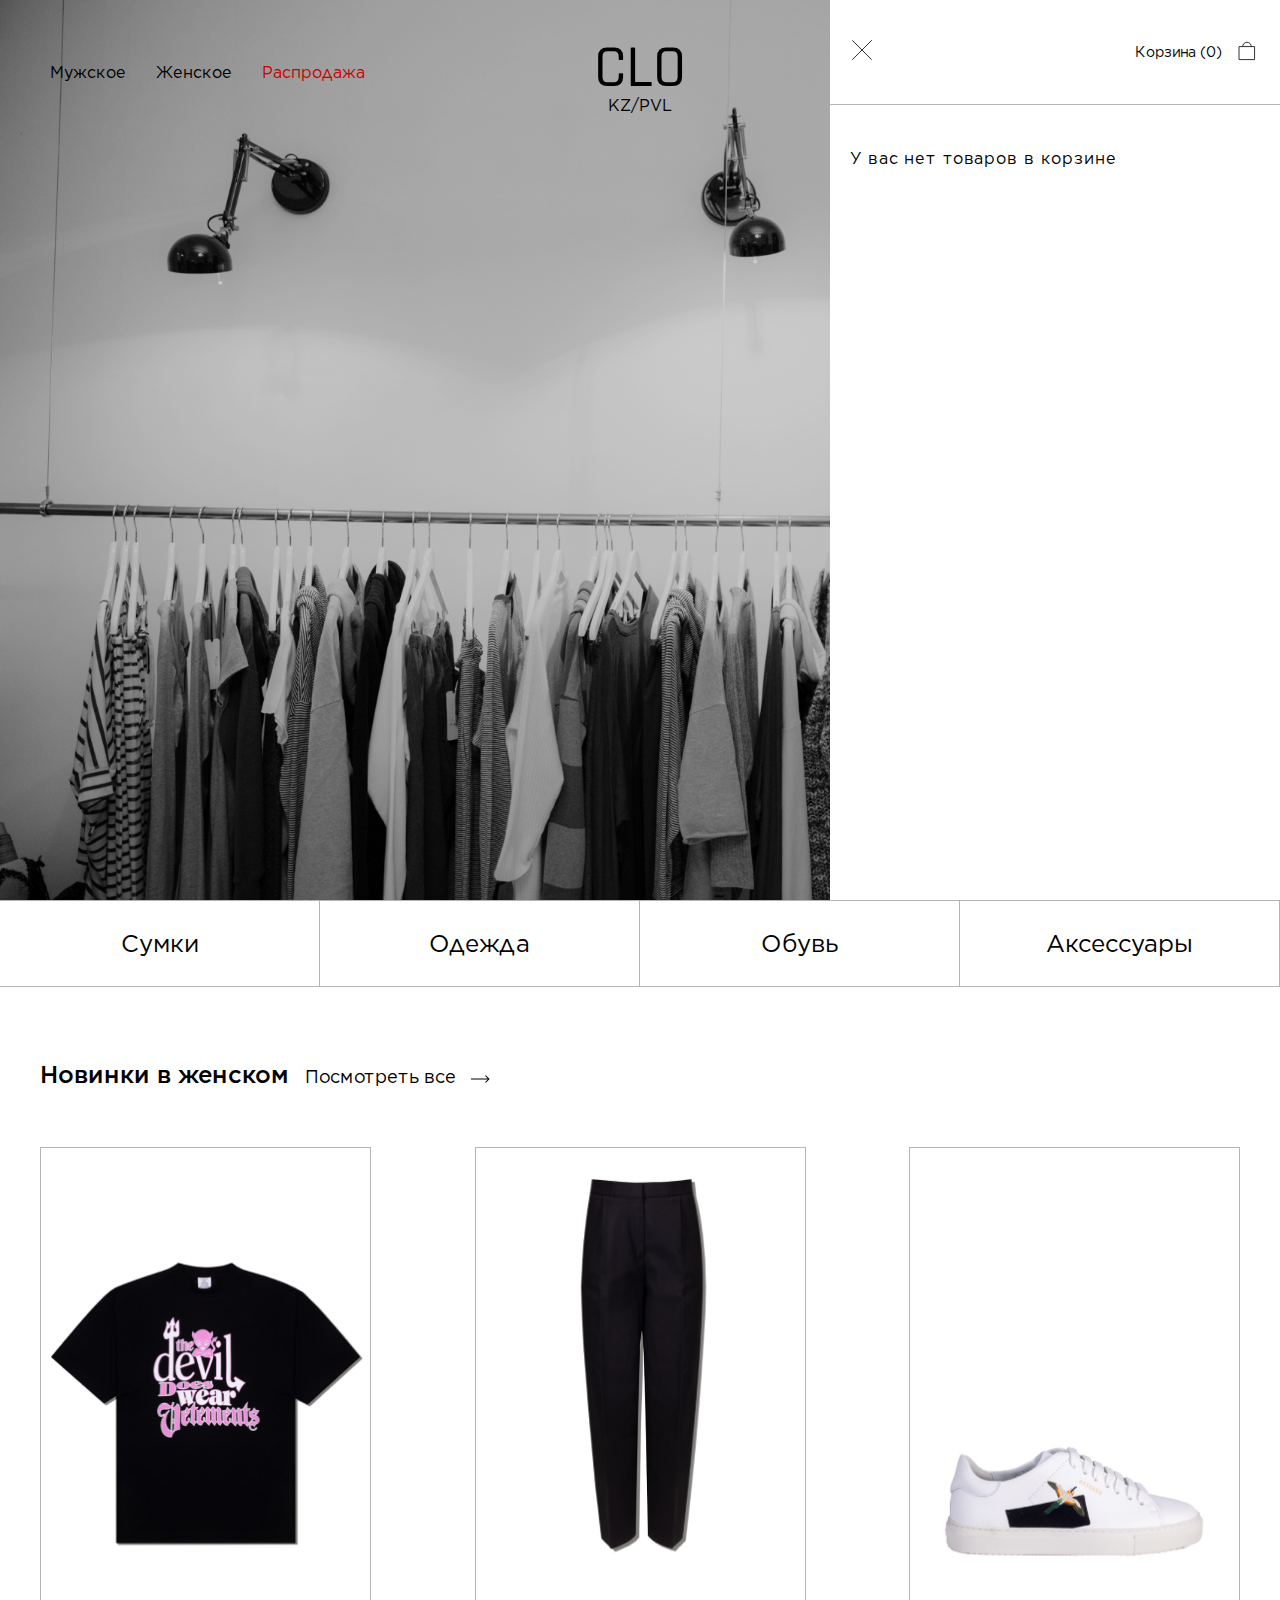
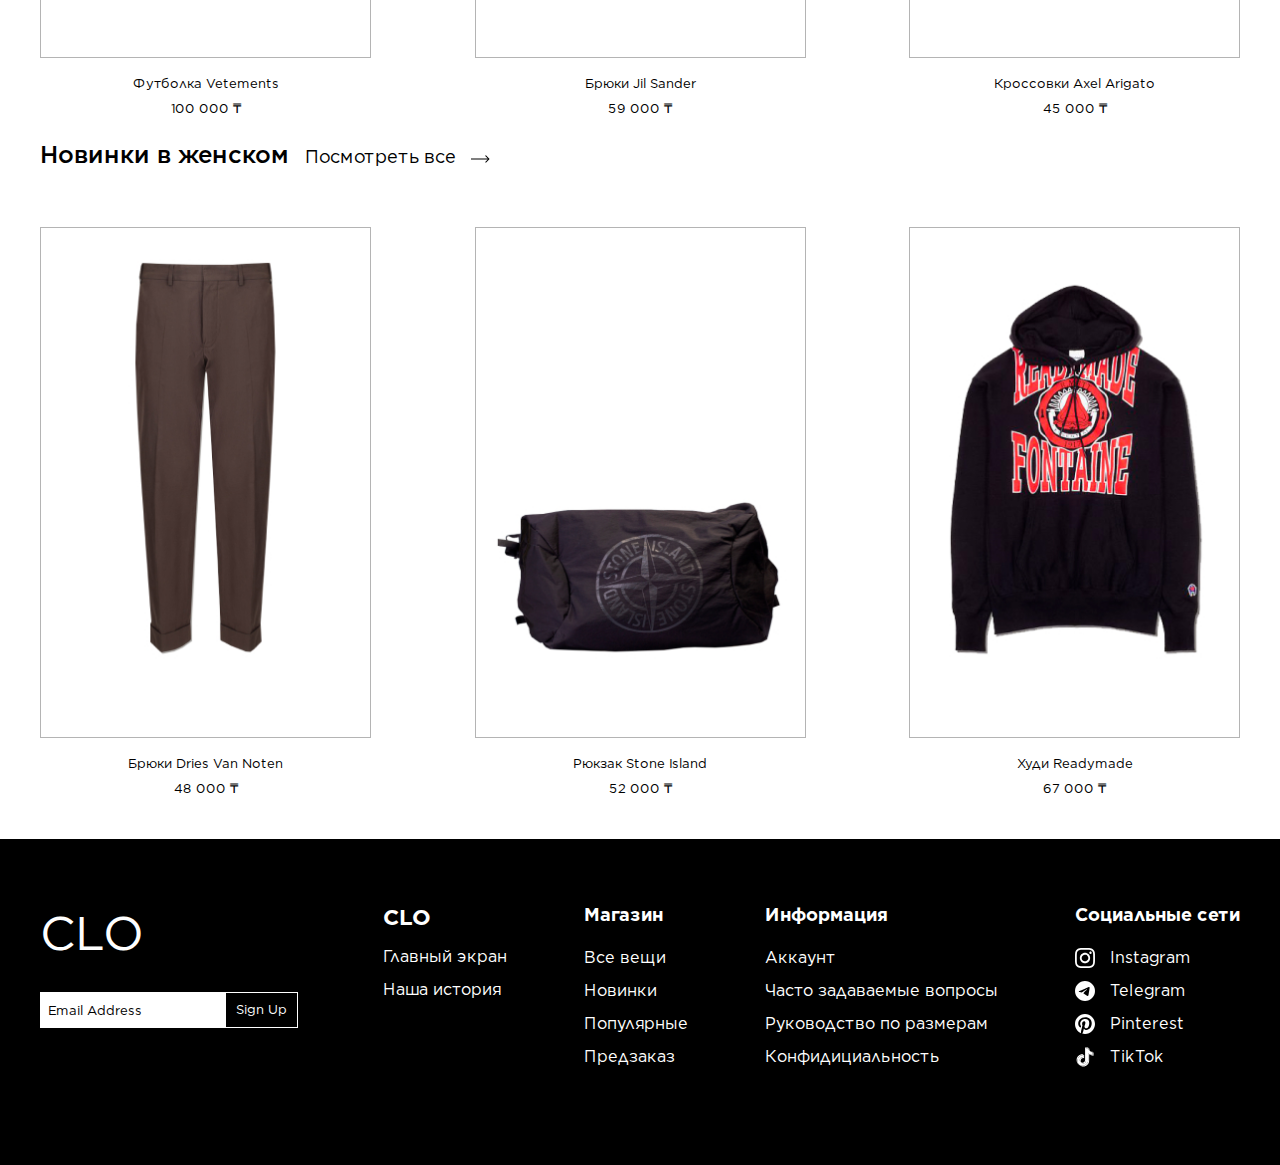
<file: main2.html>
<!doctype html>
<html class="no-js" lang="ru">

    <head>
        <meta charset="utf-8">
        <meta http-equiv="x-ua-compatible" content="ie=edge">
        <title>CLO</title>
        <meta content="" name="description">
        <meta content="" name="keywords">
        <meta name="viewport" content="width=device-width, initial-scale=1">

        <meta content="telephone=no" name="format-detection">
        <!-- This make sence for mobile browsers. It means, that content has been optimized for mobile browsers -->
        <meta name="HandheldFriendly" content="true">


        <!--[if (gt IE 9)|!(IE)]><!-->
        <link href="static/css/main.min.css" rel="stylesheet" type="text/css">
        <!--<![endif]-->

        <meta property="og:title" content="" />
        <meta property="og:url" content="" />
        <meta property="og:description" content="" />
        <meta property="og:image" content="" />
        <meta property="og:image:type" content="image/jpeg" />
        <meta property="og:image:width" content="500" />
        <meta property="og:image:height" content="300" />
        <meta property="twitter:description" content="" />
        <link rel="image_src" href="" />


        <link rel="apple-touch-icon" sizes="57x57" href="./favicon/apple-icon-57x57.png">
        <link rel="apple-touch-icon" sizes="60x60" href="./favicon/apple-icon-60x60.png">
        <link rel="apple-touch-icon" sizes="72x72" href="./favicon/apple-icon-72x72.png">
        <link rel="apple-touch-icon" sizes="76x76" href="./favicon/apple-icon-76x76.png">
        <link rel="apple-touch-icon" sizes="114x114" href="./favicon/apple-icon-114x114.png">
        <link rel="apple-touch-icon" sizes="120x120" href="./favicon/apple-icon-120x120.png">
        <link rel="apple-touch-icon" sizes="144x144" href="./favicon/apple-icon-144x144.png">
        <link rel="apple-touch-icon" sizes="152x152" href="./favicon/apple-icon-152x152.png">
        <link rel="apple-touch-icon" sizes="180x180" href="./favicon/apple-icon-180x180.png">
        <link rel="icon" type="image/png" sizes="192x192" href="./favicon/android-icon-192x192.png">
        <link rel="icon" type="image/png" sizes="32x32" href="./favicon/favicon-32x32.png">
        <link rel="icon" type="image/png" sizes="96x96" href="./favicon/favicon-96x96.png">
        <link rel="icon" type="image/png" sizes="16x16" href="./favicon/favicon-16x16.png">
        <link rel="manifest" href="./favicon/manifest.json">
        <meta name="msapplication-TileColor" content="#ffffff">
        <meta name="msapplication-TileImage" content="./favicon/ms-icon-144x144.png">
        <meta name="theme-color" content="#ffffff">

        <script>
            (function(H){H.className=H.className.replace(/\bno-js\b/,'js')})(document.documentElement)
        </script>

        <link rel="stylesheet" href="https://unpkg.com/swiper/swiper-bundle.min.css" />
        <script src="https://unpkg.com/swiper/swiper-bundle.min.js"></script>
    </head>

    <body class="page">


        <header class="header">
            <div class="header__block">
                <div class="header__dropdown">
                    <div class="header__dropdown-link">
                        Мужское
                    </div>
                    <div class="header__dropdown-container">
                        <div class="header__dropdown-links">
                            <div class="header__dropdown-links-block">
                                <div class="header__dropdown-links-title">
                                    Одежда
                                </div>
                                <a href="#" class="header__dropdown-links-link">

        							Брюки

        						</a>
                                <a href="#" class="header__dropdown-links-link">

        							Джемперы и кардиганы

        						</a>
                                <a href="#" class="header__dropdown-links-link">

        							Верхняя одежда

        						</a>
                                <a href="#" class="header__dropdown-links-link">

        							Джинсы

        						</a>
                                <a href="#" class="header__dropdown-links-link">

        							Костюмы

        						</a>
                                <a href="#" class="header__dropdown-links-link">

        							Рубашки

        						</a>
                                <a href="#" class="header__dropdown-links-link">

        							Спорт

        						</a>
                                <a href="#" class="header__dropdown-links-link">

        							Худи и свитшоты

        						</a>
                                <a href="#" class="header__dropdown-links-link">

        							Футболки и майки

        						</a>
                                <a href="#" class="header__dropdown-links-link">

        							Плавки и шорты

        						</a>
                                <a href="#" class="header__dropdown-links-link">

        							Одежда для дома

        						</a>
                            </div>
                            <div class="header__dropdown-links-block">
                                <div class="header__dropdown-links-title">
                                    Обувь
                                </div>
                                <a href="#" class="header__dropdown-links-link">

        							Ботинки и сапоги

        						</a>
                                <a href="#" class="header__dropdown-links-link">

        							Кроссовки и кеды

        						</a>
                                <a href="#" class="header__dropdown-links-link">

        							Туфли

        						</a>
                            </div>
                            <div class="header__dropdown-links-block">
                                <div class="header__dropdown-links-title">
                                    Аксессуары
                                </div>
                                <a href="#" class="header__dropdown-links-link">

        							Головные уборы

        						</a>
                                <a href="#" class="header__dropdown-links-link">

        							Кошельки

        						</a>
                                <a href="#" class="header__dropdown-links-link">

        							Нижнее белье

        						</a>
                                <a href="#" class="header__dropdown-links-link">

        							Носки

        						</a>
                                <a href="#" class="header__dropdown-links-link">

        							Ремни и перчатки

        						</a>
                                <a href="#" class="header__dropdown-links-link">

        							Очки

        						</a>
                                <a href="#" class="header__dropdown-links-link">

        							Сумки и рюкзаки

        						</a>
                                <a href="#" class="header__dropdown-links-link">

        							Украшения

        						</a>
                                <a href="#" class="header__dropdown-links-link">

        							Шарфы и платки

        						</a>
                                <a href="#" class="header__dropdown-links-link">

        							Галстуки

        						</a>
                            </div>
                        </div>
                        <div class="header__dropdown-new">
                            <div class="header__dropdown-new-title">
                                Новое поступление
                                <svg width="15" height="14" viewBox="0 0 15 14" fill="none" xmlns="http://www.w3.org/2000/svg">
                                    <g id="arrow-down">
                                        <path id="Path 2" d="M7.5 1.75V12.25" stroke="#333333" stroke-linecap="round" />
                                        <path id="Path 3" d="M3.75 8.75L7.5 12.25L11.25 8.75" stroke="#333333" stroke-linecap="round" />
                                    </g>
                                </svg>
                            </div>
                            <div class="header__dropdown-new-items">
                                <div class="header__dropdown-new-item"></div>
                                <div class="header__dropdown-new-item"></div>
                                <div class="header__dropdown-new-item"></div>
                                <div class="header__dropdown-new-item"></div>
                            </div>
                        </div>
                    </div>
                </div>
                <div class="header__dropdown">
                    <div class="header__dropdown-link">
                        Женское
                    </div>
                    <div class="header__dropdown-container">
                        <div class="header__dropdown-links">
                            <div class="header__dropdown-links-block">
                                <div class="header__dropdown-links-title">
                                    Одежда
                                </div>
                                <a href="#" class="header__dropdown-links-link">

        							Брюки

        						</a>
                                <a href="#" class="header__dropdown-links-link">

        							Джемперы и кардиганы

        						</a>
                                <a href="#" class="header__dropdown-links-link">

        							Верхняя одежда

        						</a>
                                <a href="#" class="header__dropdown-links-link">

        							Джинсы

        						</a>
                                <a href="#" class="header__dropdown-links-link">

        							Костюмы

        						</a>
                                <a href="#" class="header__dropdown-links-link">

        							Блузы и рубашки

        						</a>
                                <a href="#" class="header__dropdown-links-link">

        							Спорт

        						</a>
                                <a href="#" class="header__dropdown-links-link">

        							Худи и свитшоты

        						</a>
                                <a href="#" class="header__dropdown-links-link">

        							Футболки и майки

        						</a>
                                <a href="#" class="header__dropdown-links-link">

        							Купальники и пляжная одежда

        						</a>
                                <a href="#" class="header__dropdown-links-link">

        							Одежда для дома

        						</a>
                                <a href="#" class="header__dropdown-links-link">

        							Юбки

        						</a>
                                <a href="#" class="header__dropdown-links-link">

        							Топы

        						</a>
                                <a href="#" class="header__dropdown-links-link">

        							Комбинизоны

        						</a>
                                <a href="#" class="header__dropdown-links-link">

        							Платья

        						</a>
                            </div>
                            <div class="header__dropdown-links-block">
                                <div class="header__dropdown-links-title">
                                    Обувь
                                </div>
                                <a href="#" class="header__dropdown-links-link">

        							Ботинки и сапоги

        						</a>
                                <a href="#" class="header__dropdown-links-link">

        							Кроссовки и кеды

        						</a>
                                <a href="#" class="header__dropdown-links-link">

        							Туфли и босоножки

        						</a>
                            </div>
                            <div class="header__dropdown-links-block">
                                <div class="header__dropdown-links-title">
                                    Аксессуары
                                </div>
                                <a href="#" class="header__dropdown-links-link">

        							Головные уборы

        						</a>
                                <a href="#" class="header__dropdown-links-link">

        							Кошельки

        						</a>
                                <a href="#" class="header__dropdown-links-link">

        							Нижнее белье

        						</a>
                                <a href="#" class="header__dropdown-links-link">

        							Колготки и носки

        						</a>
                                <a href="#" class="header__dropdown-links-link">

        							Ремни и перчатки

        						</a>
                                <a href="#" class="header__dropdown-links-link">

        							Очки

        						</a>
                                <a href="#" class="header__dropdown-links-link">

        							Сумки и рюкзаки

        						</a>
                                <a href="#" class="header__dropdown-links-link">

        							Украшения

        						</a>
                                <a href="#" class="header__dropdown-links-link">

        							Шарфы и платки

        						</a>
                                <a href="#" class="header__dropdown-links-link">

        							Галстуки

        						</a>
                            </div>
                        </div>
                        <div class="header__dropdown-new">
                            <div class="header__dropdown-new-title">
                                Новое поступление
                                <svg width="15" height="14" viewBox="0 0 15 14" fill="none" xmlns="http://www.w3.org/2000/svg">
                                    <g id="arrow-down">
                                        <path id="Path 2" d="M7.5 1.75V12.25" stroke="#333333" stroke-linecap="round" />
                                        <path id="Path 3" d="M3.75 8.75L7.5 12.25L11.25 8.75" stroke="#333333" stroke-linecap="round" />
                                    </g>
                                </svg>
                            </div>
                            <div class="header__dropdown-new-items">
                                <div class="header__dropdown-new-item"></div>
                                <div class="header__dropdown-new-item"></div>
                                <div class="header__dropdown-new-item"></div>
                                <div class="header__dropdown-new-item"></div>
                            </div>
                        </div>
                    </div>
                </div>
                <div class="header__dropdown header__dropdown-close">
                    <div class="header__dropdown-link header__dropdown-link-red">
                        Распродажа
                    </div>
                    <div class="header__dropdown-container">

                    </div>
                </div>
            </div>
            <div class="header__logo">
                <div class="header__logo-text">
                    CLO
                </div>
                <div class="header__logo-title">
                    KZ/PVL
                </div>
            </div>
            <div class="header__block">
                <div class="header__search">
                    <svg width="26" height="26" viewBox="0 0 26 26" fill="none" xmlns="http://www.w3.org/2000/svg">
                        <path d="M15.613 15.6131L21.6665 21.6667" stroke="#333333" stroke-linecap="round" />
                        <path fill-rule="evenodd" clip-rule="evenodd" d="M10.8335 17.3333C14.4233 17.3333 17.3335 14.4232 17.3335 10.8333C17.3335 7.24348 14.4233 4.33333 10.8335 4.33333C7.24365 4.33333 4.3335 7.24348 4.3335 10.8333C4.3335 14.4232 7.24365 17.3333 10.8335 17.3333Z"
                        stroke="#333333" />
                    </svg>
                </div>
                <div class="header__fav">
                    <svg width="26" height="26" viewBox="0 0 26 26" fill="none" xmlns="http://www.w3.org/2000/svg">
                        <g id="favourite">
                            <path id="Shape" d="M12.9998 22.75L11.429 21.3473C5.84984 16.3846 2.1665 13.1116 2.1665 9.09469C2.1665 5.82166 4.78817 3.25 8.12484 3.25C10.0098 3.25 11.819 4.11076 12.9998 5.47098C14.1807 4.11076 15.9898 3.25 17.8748 3.25C21.2115 3.25 23.8332 5.82166 23.8332 9.09469C23.8332 13.1116 20.1498 16.3846 14.5707 21.3579L12.9998 22.75Z"
                            stroke="#333333" />
                        </g>
                    </svg>
                </div>
                <div class="header__cart">
                    <svg width="26" height="26" viewBox="0 0 26 26" fill="none" xmlns="http://www.w3.org/2000/svg">
                        <g id="bag">
                            <rect id="Rectangle 2" x="5.4165" y="7.58333" width="15.1667" height="13" stroke="#333333" stroke-linecap="round" stroke-linejoin="round" />
                            <path id="Rectangle 2_2" d="M8.6665 7.58333C8.6665 5.1901 10.6066 3.25 12.9998 3.25C15.3931 3.25 17.3332 5.1901 17.3332 7.58333" stroke="#333333" stroke-linecap="round" stroke-linejoin="round" />
                        </g>
                    </svg>
                </div>
                <div class="header__login">
                    Регистрация
                </div>
                <div class="header__lang">
                    <div class="header__lang-text">
                        Eng
                    </div>
                    <svg width="12" height="7" viewBox="0 0 12 7" fill="none" xmlns="http://www.w3.org/2000/svg">
                        <path d="M1.4165 0.916668L5.99984 5.5L10.5832 0.916668" stroke="#333333" stroke-linecap="round" />
                    </svg>
                    <div class="header__lang-more">
                        <a href="#">Ru</a>
                    </div>
                </div>
            </div>
        </header>
        <div class="background" style="background-image: url('./static/img/content/banner.jpg');">
        </div>
        <div class="tabs">
            <div class="tabs__tabs">
                <div class="tabs__tab">
                    Сумки
                </div>
                <div class="tabs__tab">
                    Одежда
                </div>
                <div class="tabs__tab">
                    Обувь
                </div>
                <div class="tabs__tab">
                    Аксессуары
                </div>
            </div>
            <div class="tabs__container">
                <div class="wrapper">
                    <div class="clothblock">
                        <div class="clothblock__head">
                            <div class="clothblock__title">
                                Новинки в женском
                            </div>
                            <div class="clothblock__all">
                                Посмотреть все
                                <svg width="19" height="8" viewBox="0 0 19 8" fill="none" xmlns="http://www.w3.org/2000/svg">
                                    <path d="M18.3536 4.35355C18.5488 4.15829 18.5488 3.84171 18.3536 3.64645L15.1716 0.464466C14.9763 0.269204 14.6597 0.269204 14.4645 0.464466C14.2692 0.659728 14.2692 0.976311 14.4645 1.17157L17.2929 4L14.4645 6.82843C14.2692 7.02369 14.2692 7.34027 14.4645 7.53553C14.6597 7.7308 14.9763 7.7308 15.1716 7.53553L18.3536 4.35355ZM0 4.5H18V3.5H0L0 4.5Z"
                                    fill="black" />
                                </svg>
                            </div>
                        </div>
                        <div class="clothblock__container">
                            <div class="clothblock__item">
                                <div class="clothblock__item-img">
                                    <img src="./static/img/content/item1.jpg" alt="">
                                    <div class="clothblock__item-control">
                                        <div class="clothblock__item-size">
                                            <label class="clothblock__item-sizeel">
                                                <input type="radio" checked name="cloth1">
                                                <span>XS</span>
                                            </label>
                                            <label class="clothblock__item-sizeel">
                                                <input type="radio" name="cloth1">
                                                <span>S</span>
                                            </label>
                                            <label class="clothblock__item-sizeel">
                                                <input type="radio" name="cloth1">
                                                <span>M</span>
                                            </label>
                                            <label class="clothblock__item-sizeel">
                                                <input type="radio" name="cloth1">
                                                <span>L</span>
                                            </label>
                                            <label class="clothblock__item-sizeel">
                                                <input type="radio" name="cloth1">
                                                <span>XL</span>
                                            </label>
                                        </div>
                                        <div class="clothblock__item-button">
                                            Добавить в корзину
                                        </div>
                                    </div>
                                </div>
                                <div class="clothblock__item-title">
                                    Футболка Vetements
                                </div>
                                <div class="clothblock__item-price">
                                    100 000 ₸
                                </div>
                            </div>
                            <div class="clothblock__item">
                                <div class="clothblock__item-img">
                                    <img src="./static/img/content/item2.jpg" alt="">
                                    <div class="clothblock__item-control">
                                        <div class="clothblock__item-size">
                                            <label class="clothblock__item-sizeel">
                                                <input type="radio" checked name="cloth2">
                                                <span>XS</span>
                                            </label>
                                            <label class="clothblock__item-sizeel">
                                                <input type="radio" name="cloth2">
                                                <span>S</span>
                                            </label>
                                            <label class="clothblock__item-sizeel">
                                                <input type="radio" name="cloth2">
                                                <span>M</span>
                                            </label>
                                            <label class="clothblock__item-sizeel">
                                                <input type="radio" name="cloth2">
                                                <span>L</span>
                                            </label>
                                            <label class="clothblock__item-sizeel">
                                                <input type="radio" name="cloth2">
                                                <span>XL</span>
                                            </label>
                                        </div>
                                        <div class="clothblock__item-button">
                                            Добавить в корзину
                                        </div>
                                    </div>
                                </div>
                                <div class="clothblock__item-title">
                                    Брюки Jil Sander
                                </div>
                                <div class="clothblock__item-price">
                                    59 000 ₸
                                </div>
                            </div>
                            <div class="clothblock__item">
                                <div class="clothblock__item-img">
                                    <img src="./static/img/content/item3.jpg" alt="">
                                    <div class="clothblock__item-control">
                                        <div class="clothblock__item-size">
                                            <label class="clothblock__item-sizeel">
                                                <input type="radio" checked name="cloth3">
                                                <span>41</span>
                                            </label>
                                            <label class="clothblock__item-sizeel">
                                                <input type="radio" name="cloth3">
                                                <span>42</span>
                                            </label>
                                            <label class="clothblock__item-sizeel">
                                                <input type="radio" name="cloth3">
                                                <span>43</span>
                                            </label>
                                            <label class="clothblock__item-sizeel">
                                                <input type="radio" name="cloth3">
                                                <span>44</span>
                                            </label>
                                            <label class="clothblock__item-sizeel">
                                                <input type="radio" name="cloth3">
                                                <span>45</span>
                                            </label>
                                        </div>
                                        <div class="clothblock__item-button">
                                            Добавить в корзину
                                        </div>
                                    </div>
                                </div>
                                <div class="clothblock__item-title">
                                    Кроссовки Axel Arigato
                                </div>
                                <div class="clothblock__item-price">
                                    45 000 ₸
                                </div>
                            </div>
                            <div class="clothblock__item">
                                <div class="clothblock__item-img">
                                    <img src="./static/img/content/item4.jpg" alt="">
                                    <div class="clothblock__item-control">
                                        <div class="clothblock__item-size">
                                            <label class="clothblock__item-sizeel">
                                                <input type="radio" checked name="cloth4">
                                                <span>XS</span>
                                            </label>
                                            <label class="clothblock__item-sizeel">
                                                <input type="radio" name="cloth4">
                                                <span>S</span>
                                            </label>
                                            <label class="clothblock__item-sizeel">
                                                <input type="radio" name="cloth4">
                                                <span>M</span>
                                            </label>
                                            <label class="clothblock__item-sizeel">
                                                <input type="radio" name="cloth4">
                                                <span>L</span>
                                            </label>
                                            <label class="clothblock__item-sizeel">
                                                <input type="radio" name="cloth4">
                                                <span>XL</span>
                                            </label>
                                        </div>
                                        <div class="clothblock__item-button">
                                            Добавить в корзину
                                        </div>
                                    </div>
                                </div>
                                <div class="clothblock__item-title">
                                    Рубашка Vetements
                                </div>
                                <div class="clothblock__item-price">
                                    120 000 ₸
                                </div>
                            </div>
                        </div>
                    </div>
                    <div class="clothblock">
                        <div class="clothblock__head">
                            <div class="clothblock__title">
                                Новинки в женском
                            </div>
                            <div class="clothblock__all">
                                Посмотреть все
                                <svg width="19" height="8" viewBox="0 0 19 8" fill="none" xmlns="http://www.w3.org/2000/svg">
                                    <path d="M18.3536 4.35355C18.5488 4.15829 18.5488 3.84171 18.3536 3.64645L15.1716 0.464466C14.9763 0.269204 14.6597 0.269204 14.4645 0.464466C14.2692 0.659728 14.2692 0.976311 14.4645 1.17157L17.2929 4L14.4645 6.82843C14.2692 7.02369 14.2692 7.34027 14.4645 7.53553C14.6597 7.7308 14.9763 7.7308 15.1716 7.53553L18.3536 4.35355ZM0 4.5H18V3.5H0L0 4.5Z"
                                    fill="black" />
                                </svg>
                            </div>
                        </div>
                        <div class="clothblock__container">
                            <div class="clothblock__item">
                                <div class="clothblock__item-img">
                                    <img src="./static/img/content/item5.jpg" alt="">
                                    <div class="clothblock__item-control">
                                        <div class="clothblock__item-size">
                                            <label class="clothblock__item-sizeel">
                                                <input type="radio" checked name="cloth5">
                                                <span>XS</span>
                                            </label>
                                            <label class="clothblock__item-sizeel">
                                                <input type="radio" name="cloth5">
                                                <span>S</span>
                                            </label>
                                            <label class="clothblock__item-sizeel">
                                                <input type="radio" name="cloth5">
                                                <span>M</span>
                                            </label>
                                            <label class="clothblock__item-sizeel">
                                                <input type="radio" name="cloth5">
                                                <span>L</span>
                                            </label>
                                            <label class="clothblock__item-sizeel">
                                                <input type="radio" name="cloth5">
                                                <span>XL</span>
                                            </label>
                                        </div>
                                        <div class="clothblock__item-button">
                                            Добавить в корзину
                                        </div>
                                    </div>
                                </div>
                                <div class="clothblock__item-title">
                                    Брюки Dries Van Noten
                                </div>
                                <div class="clothblock__item-price">
                                    48 000 ₸
                                </div>
                            </div>
                            <div class="clothblock__item">
                                <div class="clothblock__item-img">
                                    <img src="./static/img/content/item6.jpg" alt="">
                                    <div class="clothblock__item-control">
                                        <div class="clothblock__item-button">
                                            Добавить в корзину
                                        </div>
                                    </div>
                                </div>
                                <div class="clothblock__item-title">
                                    Рюкзак Stone Island
                                </div>
                                <div class="clothblock__item-price">
                                    52 000 ₸
                                </div>
                            </div>
                            <div class="clothblock__item">
                                <div class="clothblock__item-img">
                                    <img src="./static/img/content/item7.jpg" alt="">
                                    <div class="clothblock__item-control">
                                        <div class="clothblock__item-size">
                                            <label class="clothblock__item-sizeel">
                                                <input type="radio" checked name="cloth7">
                                                <span>XS</span>
                                            </label>
                                            <label class="clothblock__item-sizeel">
                                                <input type="radio" name="cloth7">
                                                <span>S</span>
                                            </label>
                                            <label class="clothblock__item-sizeel">
                                                <input type="radio" name="cloth7">
                                                <span>M</span>
                                            </label>
                                            <label class="clothblock__item-sizeel">
                                                <input type="radio" name="cloth7">
                                                <span>L</span>
                                            </label>
                                            <label class="clothblock__item-sizeel">
                                                <input type="radio" name="cloth7">
                                                <span>XL</span>
                                            </label>
                                        </div>
                                        <div class="clothblock__item-button">
                                            Добавить в корзину
                                        </div>
                                    </div>
                                </div>
                                <div class="clothblock__item-title">
                                    Худи Readymade
                                </div>
                                <div class="clothblock__item-price">
                                    67 000 ₸
                                </div>
                            </div>
                            <div class="clothblock__item">
                                <div class="clothblock__item-img">
                                    <img src="./static/img/content/item8.jpg" alt="">
                                    <div class="clothblock__item-control">
                                        <div class="clothblock__item-size">
                                            <label class="clothblock__item-sizeel">
                                                <input type="radio" checked name="cloth8">
                                                <span>XS</span>
                                            </label>
                                            <label class="clothblock__item-sizeel">
                                                <input type="radio" name="cloth8">
                                                <span>S</span>
                                            </label>
                                            <label class="clothblock__item-sizeel">
                                                <input type="radio" name="cloth8">
                                                <span>M</span>
                                            </label>
                                            <label class="clothblock__item-sizeel">
                                                <input type="radio" name="cloth8">
                                                <span>L</span>
                                            </label>
                                            <label class="clothblock__item-sizeel">
                                                <input type="radio" name="cloth8">
                                                <span>XL</span>
                                            </label>
                                        </div>
                                        <div class="clothblock__item-button">
                                            Добавить в корзину
                                        </div>
                                    </div>
                                </div>
                                <div class="clothblock__item-title">
                                    Пальто Ksubi
                                </div>
                                <div class="clothblock__item-price">
                                    123 000 ₸
                                </div>
                            </div>
                        </div>
                    </div>
                </div>
            </div>
        </div>
        <div class="search">
            <button>
                <svg width="35" height="35" viewBox="0 0 35 35" fill="none" xmlns="http://www.w3.org/2000/svg">
                    <path d="M21.0175 21.0177L29.1665 29.1667" stroke="#333333" stroke-linecap="round" />
                    <path fill-rule="evenodd" clip-rule="evenodd" d="M14.5835 23.3333C19.416 23.3333 23.3335 19.4158 23.3335 14.5833C23.3335 9.75084 19.416 5.83333 14.5835 5.83333C9.751 5.83333 5.8335 9.75084 5.8335 14.5833C5.8335 19.4158 9.751 23.3333 14.5835 23.3333Z"
                    stroke="#333333" />
                </svg>
            </button>
            <input type="text" placeholder="Поиск">
        </div>
        <div class="search-overlay"></div>

        <div class="cart active">
            <div class="cart__header">
                <div class="cart__close">
                    <svg width="40" height="40" viewBox="0 0 40 40" fill="none" xmlns="http://www.w3.org/2000/svg">
                        <g id="close">
                            <path id="Path 2" d="M29.4282 29.4281L10.572 10.5719" stroke="#333333" stroke-linecap="round" />
                            <path id="Path 2_2" d="M29.428 10.5719L10.5718 29.4281" stroke="#333333" stroke-linecap="round" />
                        </g>
                    </svg>
                </div>
                <div class="cart__count">
                    <span>Корзина (0)</span>
                    <svg width="26" height="26" viewBox="0 0 26 26" fill="none" xmlns="http://www.w3.org/2000/svg">
                        <g id="bag">
                            <rect id="Rectangle 2" x="5.41675" y="7.58337" width="15.1667" height="13" stroke="#333333" stroke-linecap="round" stroke-linejoin="round" />
                            <path id="Rectangle 2_2" d="M8.66675 7.58333C8.66675 5.1901 10.6068 3.25 13.0001 3.25C15.3933 3.25 17.3334 5.1901 17.3334 7.58333" stroke="#333333" stroke-linecap="round" stroke-linejoin="round" />
                        </g>
                    </svg>
                </div>
            </div>
            <div class="cart__empty">
                У вас нет товаров в корзине
            </div>
            <div class="cart__body">

            </div>
            <div class="cart__with"></div>
            <div class="cart__footer">

            </div>
        </div>
        <div class="cart-overlay"></div>
        <footer class="footer">
            <div class="wrapper">
                <div class="footer__block">
                    <div class="footer__logo">
                        CLO
                    </div>
                    <div class="footer__form">
                        <div class="footer__input">
                            <input type="text" placeholder="Email Address">
                        </div>
                        <button class="footer__button">
                            Sign Up
                        </button>
                    </div>
                </div>
                <div class="footer__links">
                    <div class="footer__title footer__title-logo">
                        CLO
                    </div>
                    <a href="#" class="footer__link">

        				Главный экран

        			</a>
                    <a href="#" class="footer__link">

        				Наша история

        			</a>
                </div>
                <div class="footer__links">
                    <div class="footer__title">
                        Магазин
                    </div>
                    <a href="#" class="footer__link">

        				Все вещи

        			</a>
                    <a href="#" class="footer__link">

        				Новинки

        			</a>
                    <a href="#" class="footer__link">

        				Популярные

        			</a>
                    <a href="#" class="footer__link">

        				Предзаказ

        			</a>
                </div>
                <div class="footer__links">
                    <div class="footer__title">
                        Информация
                    </div>
                    <a href="#" class="footer__link">

        				Аккаунт

        			</a>
                    <a href="#" class="footer__link">

        				Часто задаваемые вопросы

        			</a>
                    <a href="#" class="footer__link">

        				Руководство по размерам

        			</a>
                    <a href="#" class="footer__link">

        				Конфидициальность

        			</a>
                </div>
                <div class="footer__links">
                    <div class="footer__title">
                        Социальные сети
                    </div>
                    <a href="https://www.instagram.com/" target="_blank" class="footer__link footer__link-soc">
                        <svg width="20" height="20" viewBox="0 0 20 20" fill="none" xmlns="http://www.w3.org/2000/svg">
                            <path fill-rule="evenodd" clip-rule="evenodd" d="M5.87727 0.06C6.94364 0.0109091 7.28364 0 10 0C12.7164 0 13.0564 0.0118182 14.1218 0.06C15.1873 0.108182 15.9145 0.278182 16.5509 0.524545C17.2173 0.776364 17.8218 1.17 18.3218 1.67909C18.8309 2.17818 19.2236 2.78182 19.4745 3.44909C19.7218 4.08545 19.8909 4.81273 19.94 5.87636C19.9891 6.94455 20 7.28454 20 10C20 12.7164 19.9882 13.0564 19.94 14.1227C19.8918 15.1864 19.7218 15.9136 19.4745 16.55C19.2236 17.2174 18.8303 17.822 18.3218 18.3218C17.8218 18.8309 17.2173 19.2236 16.5509 19.4745C15.9145 19.7218 15.1873 19.8909 14.1236 19.94C13.0564 19.9891 12.7164 20 10 20C7.28364 20 6.94364 19.9882 5.87727 19.94C4.81364 19.8918 4.08636 19.7218 3.45 19.4745C2.78265 19.2236 2.17802 18.8302 1.67818 18.3218C1.16944 17.8224 0.775741 17.2181 0.524545 16.5509C0.278182 15.9145 0.109091 15.1873 0.06 14.1236C0.0109091 13.0555 0 12.7155 0 10C0 7.28364 0.0118182 6.94364 0.06 5.87818C0.108182 4.81273 0.278182 4.08545 0.524545 3.44909C0.776112 2.78189 1.17011 2.17756 1.67909 1.67818C2.17822 1.16955 2.78225 0.775858 3.44909 0.524545C4.08545 0.278182 4.81273 0.109091 5.87636 0.06H5.87727ZM14.0409 1.86C12.9864 1.81182 12.67 1.80182 10 1.80182C7.33 1.80182 7.01364 1.81182 5.95909 1.86C4.98364 1.90455 4.45455 2.06727 4.10182 2.20455C3.63545 2.38636 3.30182 2.60182 2.95182 2.95182C2.62004 3.27459 2.36471 3.66753 2.20455 4.10182C2.06727 4.45455 1.90455 4.98364 1.86 5.95909C1.81182 7.01364 1.80182 7.33 1.80182 10C1.80182 12.67 1.81182 12.9864 1.86 14.0409C1.90455 15.0164 2.06727 15.5455 2.20455 15.8982C2.36455 16.3318 2.62 16.7255 2.95182 17.0482C3.27455 17.38 3.66818 17.6355 4.10182 17.7955C4.45455 17.9327 4.98364 18.0955 5.95909 18.14C7.01364 18.1882 7.32909 18.1982 10 18.1982C12.6709 18.1982 12.9864 18.1882 14.0409 18.14C15.0164 18.0955 15.5455 17.9327 15.8982 17.7955C16.3645 17.6136 16.6982 17.3982 17.0482 17.0482C17.38 16.7255 17.6355 16.3318 17.7955 15.8982C17.9327 15.5455 18.0955 15.0164 18.14 14.0409C18.1882 12.9864 18.1982 12.67 18.1982 10C18.1982 7.33 18.1882 7.01364 18.14 5.95909C18.0955 4.98364 17.9327 4.45455 17.7955 4.10182C17.6136 3.63545 17.3982 3.30182 17.0482 2.95182C16.7254 2.62006 16.3325 2.36474 15.8982 2.20455C15.5455 2.06727 15.0164 1.90455 14.0409 1.86ZM8.72273 13.0827C9.43605 13.3797 10.2303 13.4197 10.9699 13.1961C11.7095 12.9725 12.3485 12.499 12.7778 11.8566C13.2071 11.2142 13.4 10.4426 13.3237 9.67373C13.2473 8.90485 12.9064 8.18634 12.3591 7.64091C12.0102 7.29225 11.5884 7.02528 11.1239 6.85922C10.6595 6.69316 10.164 6.63215 9.67318 6.68056C9.18233 6.72897 8.70832 6.88562 8.28528 7.13921C7.86223 7.3928 7.50068 7.73704 7.22664 8.14714C6.9526 8.55723 6.7729 9.02299 6.70047 9.51087C6.62804 9.99876 6.66468 10.4966 6.80776 10.9687C6.95084 11.4407 7.1968 11.8751 7.52793 12.2407C7.85905 12.6062 8.26711 12.8938 8.72273 13.0827ZM6.36545 6.36545C6.84275 5.88816 7.40938 5.50955 8.033 5.25124C8.65661 4.99293 9.325 4.85998 10 4.85998C10.675 4.85998 11.3434 4.99293 11.967 5.25124C12.5906 5.50955 13.1572 5.88816 13.6345 6.36545C14.1118 6.84275 14.4905 7.40938 14.7488 8.033C15.0071 8.65661 15.14 9.325 15.14 10C15.14 10.675 15.0071 11.3434 14.7488 11.967C14.4905 12.5906 14.1118 13.1572 13.6345 13.6345C12.6706 14.5985 11.3632 15.14 10 15.14C8.63678 15.14 7.3294 14.5985 6.36545 13.6345C5.40151 12.6706 4.85998 11.3632 4.85998 10C4.85998 8.63678 5.40151 7.3294 6.36545 6.36545ZM16.28 5.62545C16.3983 5.51388 16.493 5.37971 16.5585 5.23089C16.624 5.08206 16.6589 4.92161 16.6613 4.75903C16.6637 4.59645 16.6334 4.43504 16.5723 4.28437C16.5111 4.1337 16.4204 3.99683 16.3054 3.88185C16.1904 3.76688 16.0536 3.67614 15.9029 3.61502C15.7522 3.55389 15.5908 3.52361 15.4282 3.52598C15.2657 3.52835 15.1052 3.56332 14.9564 3.62881C14.8076 3.69431 14.6734 3.789 14.5618 3.90727C14.3448 4.1373 14.226 4.44284 14.2306 4.75903C14.2352 5.07522 14.3629 5.37716 14.5865 5.60077C14.8101 5.82437 15.1121 5.95203 15.4282 5.95663C15.7444 5.96124 16.05 5.84244 16.28 5.62545Z"
                            fill="white" />
                        </svg>
                        Instagram
                    </a>
                    <a href="https://web.telegram.org/" target="_blank" class="footer__link footer__link-soc">
                        <svg width="20" height="20" viewBox="0 0 20 20" fill="none" xmlns="http://www.w3.org/2000/svg">
                            <path d="M10 20C15.5228 20 20 15.5228 20 10C20 4.47715 15.5228 0 10 0C4.47715 0 0 4.47715 0 10C0 15.5228 4.47715 20 10 20Z" fill="url(#paint0_linear_656_128)" />
                            <path fill-rule="evenodd" clip-rule="evenodd" d="M4.52658 9.89443C7.44178 8.62433 9.38571 7.787 10.3584 7.38244C13.1355 6.22735 13.7125 6.0267 14.0886 6.02007C14.1714 6.01861 14.3563 6.03911 14.4761 6.13633C14.5773 6.21842 14.6051 6.32931 14.6185 6.40715C14.6318 6.48498 14.6484 6.66227 14.6352 6.80081C14.4847 8.38205 13.8335 12.2193 13.5022 13.9903C13.3621 14.7397 13.086 14.9909 12.8188 15.0155C12.2381 15.069 11.7971 14.6317 11.2347 14.2631C10.3545 13.6861 9.85733 13.327 9.00301 12.764C8.0157 12.1134 8.65573 11.7558 9.2184 11.1714C9.36565 11.0184 11.9243 8.69112 11.9738 8.48C11.98 8.4536 11.9858 8.35518 11.9273 8.3032C11.8688 8.25123 11.7825 8.26901 11.7203 8.28314C11.632 8.30317 10.226 9.2325 7.5022 11.0711C7.10311 11.3452 6.74162 11.4787 6.41774 11.4717C6.06069 11.464 5.37386 11.2698 4.86328 11.1038C4.23703 10.9003 3.7393 10.7926 3.78264 10.4469C3.80521 10.2668 4.05319 10.0827 4.52658 9.89443Z"
                            fill="black" />
                            <defs>
                                <linearGradient id="paint0_linear_656_128" x1="10" y1="0" x2="10" y2="19.8517" gradientUnits="userSpaceOnUse">
                                    <stop stop-color="white" />
                                    <stop offset="1" stop-color="white" />
                                </linearGradient>
                            </defs>
                        </svg>
                        Telegram
                    </a>
                    <a href="https://www.pinterest.com/" target="_blank" class="footer__link footer__link-soc">
                        <svg width="20" height="20" viewBox="0 0 20 20" fill="none" xmlns="http://www.w3.org/2000/svg">
                            <g clip-path="url(#clip0_656_110)">
                                <path d="M0 10.0002C0 14.095 2.46234 17.6128 5.98586 19.1595C5.95773 18.4612 5.98086 17.6229 6.15992 16.8631C6.35219 16.0513 7.44664 11.4141 7.44664 11.4141C7.44664 11.4141 7.12719 10.7755 7.12719 9.83187C7.12719 8.34992 7.98609 7.24312 9.05578 7.24312C9.96539 7.24312 10.4048 7.92633 10.4048 8.74445C10.4048 9.65883 9.82164 11.0266 9.52172 12.2934C9.27117 13.3541 10.0536 14.2194 11.1001 14.2194C12.9948 14.2194 14.2709 11.7859 14.2709 8.90258C14.2709 6.71086 12.7947 5.07039 10.1098 5.07039C7.07633 5.07039 5.18656 7.33258 5.18656 9.85945C5.18656 10.7307 5.44344 11.3451 5.84578 11.8209C6.03078 12.0394 6.05648 12.1273 5.98953 12.3782C5.94156 12.5622 5.83141 13.0052 5.78578 13.1807C5.71922 13.434 5.51398 13.5245 5.28508 13.431C3.88789 12.8606 3.23719 11.3305 3.23719 9.61055C3.23719 6.76984 5.63297 3.36359 10.3842 3.36359C14.2022 3.36359 16.7151 6.12641 16.7151 9.09211C16.7151 13.015 14.5341 15.9457 11.3193 15.9457C10.2397 15.9457 9.22414 15.3621 8.87625 14.6992C8.87625 14.6992 8.2957 17.0033 8.17273 17.4482C7.9607 18.2192 7.5457 18.9898 7.16625 19.5905C8.08637 19.8625 9.04089 20.0006 10.0004 20.0005C15.5226 20.0005 20.0001 15.5233 20.0001 10.0002C20.0001 4.47727 15.5226 0 10.0004 0C4.47766 0 0 4.47727 0 10.0002Z"
                                fill="white" />
                            </g>
                            <defs>
                                <clipPath id="clip0_656_110">
                                    <rect width="20" height="20" fill="white" />
                                </clipPath>
                            </defs>
                        </svg>
                        Pinterest
                    </a>
                    <a href="https://tiktok.com/" target="_blank" class="footer__link footer__link-soc">
                        <svg width="20" height="20" viewBox="0 0 20 20" fill="none" xmlns="http://www.w3.org/2000/svg">
                            <path d="M14.1412 7.33078C15.3759 8.21651 16.8884 8.73766 18.5221 8.73766V5.58289C18.2129 5.58295 17.9045 5.5506 17.6021 5.48629V7.96955C15.9686 7.96955 14.4562 7.4484 13.2212 6.56272V13.0007C13.2212 16.2213 10.6197 18.8319 7.41071 18.8319C6.21337 18.8319 5.10049 18.4687 4.17603 17.8456C5.23115 18.9283 6.70261 19.6 8.33052 19.6C11.5397 19.6 14.1414 16.9894 14.1414 13.7686V7.33078H14.1412ZM15.2761 4.148C14.6452 3.45618 14.2309 2.56214 14.1412 1.57374V1.16797H13.2694C13.4888 2.42423 14.2374 3.4975 15.2761 4.148ZM6.2057 15.3742C5.85316 14.9104 5.66264 14.3429 5.6635 13.7594C5.6635 12.2864 6.85342 11.0921 8.32147 11.0921C8.59506 11.092 8.86701 11.1341 9.12775 11.2171V7.99182C8.82305 7.94991 8.51552 7.93212 8.20813 7.93864V10.449C7.9472 10.366 7.67512 10.3238 7.40146 10.3241C5.93342 10.3241 4.74356 11.5183 4.74356 12.9915C4.74356 14.0331 5.33832 14.9349 6.2057 15.3742Z"
                            fill="white" />
                            <path d="M13.2211 6.56266C14.4562 7.44833 15.9685 7.96948 17.602 7.96948V5.48622C16.6902 5.29131 15.883 4.81312 15.2761 4.14799C14.2372 3.49743 13.4888 2.42416 13.2693 1.16797H10.9792V13.7685C10.9741 15.2374 9.78617 16.4269 8.32127 16.4269C7.45803 16.4269 6.69113 16.0139 6.20543 15.3742C5.33813 14.9349 4.74336 14.033 4.74336 12.9915C4.74336 11.5185 5.93322 10.3242 7.40127 10.3242C7.68254 10.3242 7.95364 10.3681 8.20794 10.4491V7.93871C5.05534 8.00407 2.5199 10.5892 2.5199 13.7686C2.5199 15.3557 3.15128 16.7944 4.17603 17.8457C5.1005 18.4687 6.21337 18.832 7.41072 18.832C10.6197 18.832 13.2212 16.2212 13.2212 13.0007V6.56266H13.2211Z"
                            fill="white" />
                            <path d="M17.602 5.48614V4.81469C16.7798 4.81594 15.9737 4.58485 15.2761 4.14785C15.8936 4.82635 16.7068 5.2942 17.602 5.48614ZM13.2693 1.16789C13.2484 1.04783 13.2323 0.926983 13.2212 0.805674V0.399902H10.0592V13.0006C10.0541 14.4693 8.86631 15.6588 7.40128 15.6588C6.97117 15.6588 6.56508 15.5563 6.20545 15.3742C6.69115 16.0139 7.45805 16.4267 8.32129 16.4267C9.78606 16.4267 10.9741 15.2374 10.9793 13.7685V1.16789H13.2693ZM8.20809 7.93863V7.22382C7.94388 7.18758 7.6775 7.16939 7.4108 7.16952C4.20151 7.16946 1.59998 9.78022 1.59998 13.0006C1.59998 15.0195 2.62242 16.7988 4.17611 17.8455C3.15137 16.7943 2.51998 15.3555 2.51998 13.7684C2.51998 10.5891 5.05536 8.00399 8.20809 7.93863Z"
                            fill="white" />
                        </svg>
                        TikTok
                    </a>
                </div>
            </div>
        </footer>



        <!-- Main scripts. You can replace it, but I recommend you to leave it here     -->
        <script src="static/js/main.min.js"></script>
    </body>

</html>
</file>
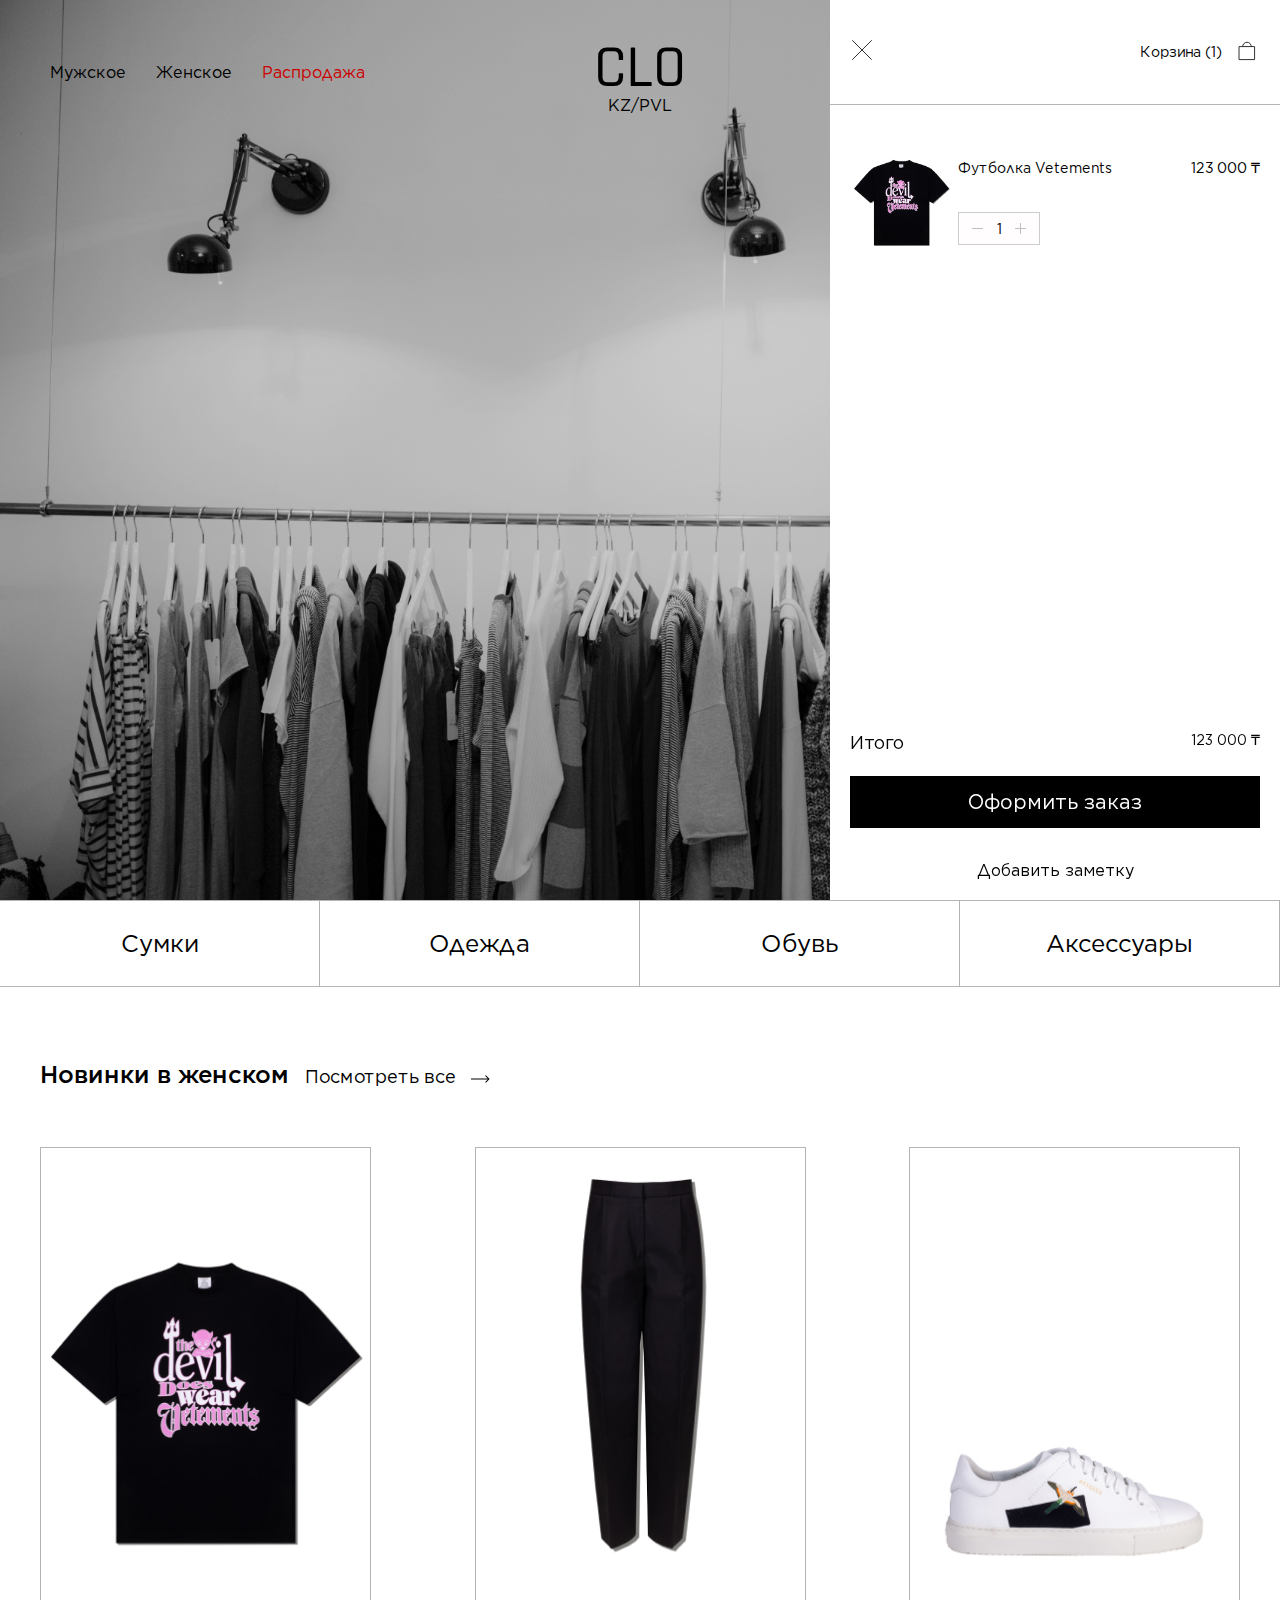
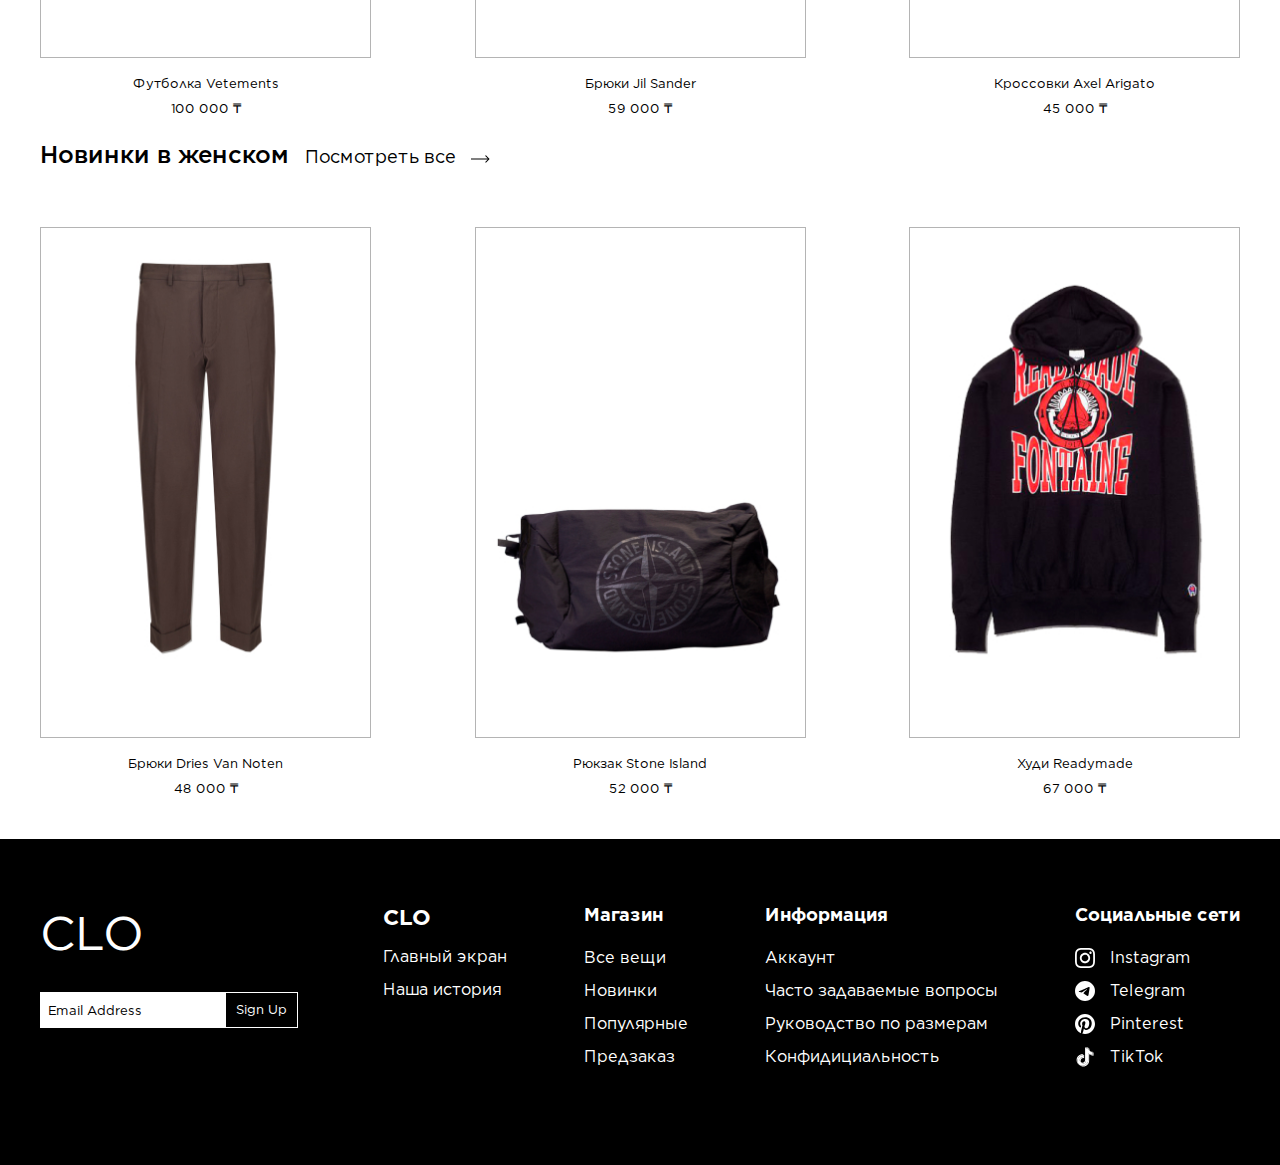
<file: main3.html>
<!doctype html>
<html class="no-js" lang="ru">

    <head>
        <meta charset="utf-8">
        <meta http-equiv="x-ua-compatible" content="ie=edge">
        <title>CLO</title>
        <meta content="" name="description">
        <meta content="" name="keywords">
        <meta name="viewport" content="width=device-width, initial-scale=1">

        <meta content="telephone=no" name="format-detection">
        <!-- This make sence for mobile browsers. It means, that content has been optimized for mobile browsers -->
        <meta name="HandheldFriendly" content="true">


        <!--[if (gt IE 9)|!(IE)]><!-->
        <link href="static/css/main.min.css" rel="stylesheet" type="text/css">
        <!--<![endif]-->

        <meta property="og:title" content="" />
        <meta property="og:url" content="" />
        <meta property="og:description" content="" />
        <meta property="og:image" content="" />
        <meta property="og:image:type" content="image/jpeg" />
        <meta property="og:image:width" content="500" />
        <meta property="og:image:height" content="300" />
        <meta property="twitter:description" content="" />
        <link rel="image_src" href="" />


        <link rel="apple-touch-icon" sizes="57x57" href="./favicon/apple-icon-57x57.png">
        <link rel="apple-touch-icon" sizes="60x60" href="./favicon/apple-icon-60x60.png">
        <link rel="apple-touch-icon" sizes="72x72" href="./favicon/apple-icon-72x72.png">
        <link rel="apple-touch-icon" sizes="76x76" href="./favicon/apple-icon-76x76.png">
        <link rel="apple-touch-icon" sizes="114x114" href="./favicon/apple-icon-114x114.png">
        <link rel="apple-touch-icon" sizes="120x120" href="./favicon/apple-icon-120x120.png">
        <link rel="apple-touch-icon" sizes="144x144" href="./favicon/apple-icon-144x144.png">
        <link rel="apple-touch-icon" sizes="152x152" href="./favicon/apple-icon-152x152.png">
        <link rel="apple-touch-icon" sizes="180x180" href="./favicon/apple-icon-180x180.png">
        <link rel="icon" type="image/png" sizes="192x192" href="./favicon/android-icon-192x192.png">
        <link rel="icon" type="image/png" sizes="32x32" href="./favicon/favicon-32x32.png">
        <link rel="icon" type="image/png" sizes="96x96" href="./favicon/favicon-96x96.png">
        <link rel="icon" type="image/png" sizes="16x16" href="./favicon/favicon-16x16.png">
        <link rel="manifest" href="./favicon/manifest.json">
        <meta name="msapplication-TileColor" content="#ffffff">
        <meta name="msapplication-TileImage" content="./favicon/ms-icon-144x144.png">
        <meta name="theme-color" content="#ffffff">

        <script>
            (function(H){H.className=H.className.replace(/\bno-js\b/,'js')})(document.documentElement)
        </script>

        <link rel="stylesheet" href="https://unpkg.com/swiper/swiper-bundle.min.css" />
        <script src="https://unpkg.com/swiper/swiper-bundle.min.js"></script>
    </head>

    <body class="page">


        <header class="header">
            <div class="header__block">
                <div class="header__dropdown">
                    <div class="header__dropdown-link">
                        Мужское
                    </div>
                    <div class="header__dropdown-container">
                        <div class="header__dropdown-links">
                            <div class="header__dropdown-links-block">
                                <div class="header__dropdown-links-title">
                                    Одежда
                                </div>
                                <a href="#" class="header__dropdown-links-link">

        							Брюки

        						</a>
                                <a href="#" class="header__dropdown-links-link">

        							Джемперы и кардиганы

        						</a>
                                <a href="#" class="header__dropdown-links-link">

        							Верхняя одежда

        						</a>
                                <a href="#" class="header__dropdown-links-link">

        							Джинсы

        						</a>
                                <a href="#" class="header__dropdown-links-link">

        							Костюмы

        						</a>
                                <a href="#" class="header__dropdown-links-link">

        							Рубашки

        						</a>
                                <a href="#" class="header__dropdown-links-link">

        							Спорт

        						</a>
                                <a href="#" class="header__dropdown-links-link">

        							Худи и свитшоты

        						</a>
                                <a href="#" class="header__dropdown-links-link">

        							Футболки и майки

        						</a>
                                <a href="#" class="header__dropdown-links-link">

        							Плавки и шорты

        						</a>
                                <a href="#" class="header__dropdown-links-link">

        							Одежда для дома

        						</a>
                            </div>
                            <div class="header__dropdown-links-block">
                                <div class="header__dropdown-links-title">
                                    Обувь
                                </div>
                                <a href="#" class="header__dropdown-links-link">

        							Ботинки и сапоги

        						</a>
                                <a href="#" class="header__dropdown-links-link">

        							Кроссовки и кеды

        						</a>
                                <a href="#" class="header__dropdown-links-link">

        							Туфли

        						</a>
                            </div>
                            <div class="header__dropdown-links-block">
                                <div class="header__dropdown-links-title">
                                    Аксессуары
                                </div>
                                <a href="#" class="header__dropdown-links-link">

        							Головные уборы

        						</a>
                                <a href="#" class="header__dropdown-links-link">

        							Кошельки

        						</a>
                                <a href="#" class="header__dropdown-links-link">

        							Нижнее белье

        						</a>
                                <a href="#" class="header__dropdown-links-link">

        							Носки

        						</a>
                                <a href="#" class="header__dropdown-links-link">

        							Ремни и перчатки

        						</a>
                                <a href="#" class="header__dropdown-links-link">

        							Очки

        						</a>
                                <a href="#" class="header__dropdown-links-link">

        							Сумки и рюкзаки

        						</a>
                                <a href="#" class="header__dropdown-links-link">

        							Украшения

        						</a>
                                <a href="#" class="header__dropdown-links-link">

        							Шарфы и платки

        						</a>
                                <a href="#" class="header__dropdown-links-link">

        							Галстуки

        						</a>
                            </div>
                        </div>
                        <div class="header__dropdown-new">
                            <div class="header__dropdown-new-title">
                                Новое поступление
                                <svg width="15" height="14" viewBox="0 0 15 14" fill="none" xmlns="http://www.w3.org/2000/svg">
                                    <g id="arrow-down">
                                        <path id="Path 2" d="M7.5 1.75V12.25" stroke="#333333" stroke-linecap="round" />
                                        <path id="Path 3" d="M3.75 8.75L7.5 12.25L11.25 8.75" stroke="#333333" stroke-linecap="round" />
                                    </g>
                                </svg>
                            </div>
                            <div class="header__dropdown-new-items">
                                <div class="header__dropdown-new-item"></div>
                                <div class="header__dropdown-new-item"></div>
                                <div class="header__dropdown-new-item"></div>
                                <div class="header__dropdown-new-item"></div>
                            </div>
                        </div>
                    </div>
                </div>
                <div class="header__dropdown">
                    <div class="header__dropdown-link">
                        Женское
                    </div>
                    <div class="header__dropdown-container">
                        <div class="header__dropdown-links">
                            <div class="header__dropdown-links-block">
                                <div class="header__dropdown-links-title">
                                    Одежда
                                </div>
                                <a href="#" class="header__dropdown-links-link">

        							Брюки

        						</a>
                                <a href="#" class="header__dropdown-links-link">

        							Джемперы и кардиганы

        						</a>
                                <a href="#" class="header__dropdown-links-link">

        							Верхняя одежда

        						</a>
                                <a href="#" class="header__dropdown-links-link">

        							Джинсы

        						</a>
                                <a href="#" class="header__dropdown-links-link">

        							Костюмы

        						</a>
                                <a href="#" class="header__dropdown-links-link">

        							Блузы и рубашки

        						</a>
                                <a href="#" class="header__dropdown-links-link">

        							Спорт

        						</a>
                                <a href="#" class="header__dropdown-links-link">

        							Худи и свитшоты

        						</a>
                                <a href="#" class="header__dropdown-links-link">

        							Футболки и майки

        						</a>
                                <a href="#" class="header__dropdown-links-link">

        							Купальники и пляжная одежда

        						</a>
                                <a href="#" class="header__dropdown-links-link">

        							Одежда для дома

        						</a>
                                <a href="#" class="header__dropdown-links-link">

        							Юбки

        						</a>
                                <a href="#" class="header__dropdown-links-link">

        							Топы

        						</a>
                                <a href="#" class="header__dropdown-links-link">

        							Комбинизоны

        						</a>
                                <a href="#" class="header__dropdown-links-link">

        							Платья

        						</a>
                            </div>
                            <div class="header__dropdown-links-block">
                                <div class="header__dropdown-links-title">
                                    Обувь
                                </div>
                                <a href="#" class="header__dropdown-links-link">

        							Ботинки и сапоги

        						</a>
                                <a href="#" class="header__dropdown-links-link">

        							Кроссовки и кеды

        						</a>
                                <a href="#" class="header__dropdown-links-link">

        							Туфли и босоножки

        						</a>
                            </div>
                            <div class="header__dropdown-links-block">
                                <div class="header__dropdown-links-title">
                                    Аксессуары
                                </div>
                                <a href="#" class="header__dropdown-links-link">

        							Головные уборы

        						</a>
                                <a href="#" class="header__dropdown-links-link">

        							Кошельки

        						</a>
                                <a href="#" class="header__dropdown-links-link">

        							Нижнее белье

        						</a>
                                <a href="#" class="header__dropdown-links-link">

        							Колготки и носки

        						</a>
                                <a href="#" class="header__dropdown-links-link">

        							Ремни и перчатки

        						</a>
                                <a href="#" class="header__dropdown-links-link">

        							Очки

        						</a>
                                <a href="#" class="header__dropdown-links-link">

        							Сумки и рюкзаки

        						</a>
                                <a href="#" class="header__dropdown-links-link">

        							Украшения

        						</a>
                                <a href="#" class="header__dropdown-links-link">

        							Шарфы и платки

        						</a>
                                <a href="#" class="header__dropdown-links-link">

        							Галстуки

        						</a>
                            </div>
                        </div>
                        <div class="header__dropdown-new">
                            <div class="header__dropdown-new-title">
                                Новое поступление
                                <svg width="15" height="14" viewBox="0 0 15 14" fill="none" xmlns="http://www.w3.org/2000/svg">
                                    <g id="arrow-down">
                                        <path id="Path 2" d="M7.5 1.75V12.25" stroke="#333333" stroke-linecap="round" />
                                        <path id="Path 3" d="M3.75 8.75L7.5 12.25L11.25 8.75" stroke="#333333" stroke-linecap="round" />
                                    </g>
                                </svg>
                            </div>
                            <div class="header__dropdown-new-items">
                                <div class="header__dropdown-new-item"></div>
                                <div class="header__dropdown-new-item"></div>
                                <div class="header__dropdown-new-item"></div>
                                <div class="header__dropdown-new-item"></div>
                            </div>
                        </div>
                    </div>
                </div>
                <div class="header__dropdown header__dropdown-close">
                    <div class="header__dropdown-link header__dropdown-link-red">
                        Распродажа
                    </div>
                    <div class="header__dropdown-container">

                    </div>
                </div>
            </div>
            <div class="header__logo">
                <div class="header__logo-text">
                    CLO
                </div>
                <div class="header__logo-title">
                    KZ/PVL
                </div>
            </div>
            <div class="header__block">
                <div class="header__search">
                    <svg width="26" height="26" viewBox="0 0 26 26" fill="none" xmlns="http://www.w3.org/2000/svg">
                        <path d="M15.613 15.6131L21.6665 21.6667" stroke="#333333" stroke-linecap="round" />
                        <path fill-rule="evenodd" clip-rule="evenodd" d="M10.8335 17.3333C14.4233 17.3333 17.3335 14.4232 17.3335 10.8333C17.3335 7.24348 14.4233 4.33333 10.8335 4.33333C7.24365 4.33333 4.3335 7.24348 4.3335 10.8333C4.3335 14.4232 7.24365 17.3333 10.8335 17.3333Z"
                        stroke="#333333" />
                    </svg>
                </div>
                <div class="header__fav">
                    <svg width="26" height="26" viewBox="0 0 26 26" fill="none" xmlns="http://www.w3.org/2000/svg">
                        <g id="favourite">
                            <path id="Shape" d="M12.9998 22.75L11.429 21.3473C5.84984 16.3846 2.1665 13.1116 2.1665 9.09469C2.1665 5.82166 4.78817 3.25 8.12484 3.25C10.0098 3.25 11.819 4.11076 12.9998 5.47098C14.1807 4.11076 15.9898 3.25 17.8748 3.25C21.2115 3.25 23.8332 5.82166 23.8332 9.09469C23.8332 13.1116 20.1498 16.3846 14.5707 21.3579L12.9998 22.75Z"
                            stroke="#333333" />
                        </g>
                    </svg>
                </div>
                <div class="header__cart">
                    <svg width="26" height="26" viewBox="0 0 26 26" fill="none" xmlns="http://www.w3.org/2000/svg">
                        <g id="bag">
                            <rect id="Rectangle 2" x="5.4165" y="7.58333" width="15.1667" height="13" stroke="#333333" stroke-linecap="round" stroke-linejoin="round" />
                            <path id="Rectangle 2_2" d="M8.6665 7.58333C8.6665 5.1901 10.6066 3.25 12.9998 3.25C15.3931 3.25 17.3332 5.1901 17.3332 7.58333" stroke="#333333" stroke-linecap="round" stroke-linejoin="round" />
                        </g>
                    </svg>
                </div>
                <div class="header__login">
                    Регистрация
                </div>
                <div class="header__lang">
                    <div class="header__lang-text">
                        Eng
                    </div>
                    <svg width="12" height="7" viewBox="0 0 12 7" fill="none" xmlns="http://www.w3.org/2000/svg">
                        <path d="M1.4165 0.916668L5.99984 5.5L10.5832 0.916668" stroke="#333333" stroke-linecap="round" />
                    </svg>
                    <div class="header__lang-more">
                        <a href="#">Ru</a>
                    </div>
                </div>
            </div>
        </header>
        <div class="background" style="background-image: url('./static/img/content/banner.jpg');">
        </div>
        <div class="tabs">
            <div class="tabs__tabs">
                <div class="tabs__tab">
                    Сумки
                </div>
                <div class="tabs__tab">
                    Одежда
                </div>
                <div class="tabs__tab">
                    Обувь
                </div>
                <div class="tabs__tab">
                    Аксессуары
                </div>
            </div>
            <div class="tabs__container">
                <div class="wrapper">
                    <div class="clothblock">
                        <div class="clothblock__head">
                            <div class="clothblock__title">
                                Новинки в женском
                            </div>
                            <div class="clothblock__all">
                                Посмотреть все
                                <svg width="19" height="8" viewBox="0 0 19 8" fill="none" xmlns="http://www.w3.org/2000/svg">
                                    <path d="M18.3536 4.35355C18.5488 4.15829 18.5488 3.84171 18.3536 3.64645L15.1716 0.464466C14.9763 0.269204 14.6597 0.269204 14.4645 0.464466C14.2692 0.659728 14.2692 0.976311 14.4645 1.17157L17.2929 4L14.4645 6.82843C14.2692 7.02369 14.2692 7.34027 14.4645 7.53553C14.6597 7.7308 14.9763 7.7308 15.1716 7.53553L18.3536 4.35355ZM0 4.5H18V3.5H0L0 4.5Z"
                                    fill="black" />
                                </svg>
                            </div>
                        </div>
                        <div class="clothblock__container">
                            <div class="clothblock__item">
                                <div class="clothblock__item-img">
                                    <img src="./static/img/content/item1.jpg" alt="">
                                    <div class="clothblock__item-control">
                                        <div class="clothblock__item-size">
                                            <label class="clothblock__item-sizeel">
                                                <input type="radio" checked name="cloth1">
                                                <span>XS</span>
                                            </label>
                                            <label class="clothblock__item-sizeel">
                                                <input type="radio" name="cloth1">
                                                <span>S</span>
                                            </label>
                                            <label class="clothblock__item-sizeel">
                                                <input type="radio" name="cloth1">
                                                <span>M</span>
                                            </label>
                                            <label class="clothblock__item-sizeel">
                                                <input type="radio" name="cloth1">
                                                <span>L</span>
                                            </label>
                                            <label class="clothblock__item-sizeel">
                                                <input type="radio" name="cloth1">
                                                <span>XL</span>
                                            </label>
                                        </div>
                                        <div class="clothblock__item-button">
                                            Добавить в корзину
                                        </div>
                                    </div>
                                </div>
                                <div class="clothblock__item-title">
                                    Футболка Vetements
                                </div>
                                <div class="clothblock__item-price">
                                    100 000 ₸
                                </div>
                            </div>
                            <div class="clothblock__item">
                                <div class="clothblock__item-img">
                                    <img src="./static/img/content/item2.jpg" alt="">
                                    <div class="clothblock__item-control">
                                        <div class="clothblock__item-size">
                                            <label class="clothblock__item-sizeel">
                                                <input type="radio" checked name="cloth2">
                                                <span>XS</span>
                                            </label>
                                            <label class="clothblock__item-sizeel">
                                                <input type="radio" name="cloth2">
                                                <span>S</span>
                                            </label>
                                            <label class="clothblock__item-sizeel">
                                                <input type="radio" name="cloth2">
                                                <span>M</span>
                                            </label>
                                            <label class="clothblock__item-sizeel">
                                                <input type="radio" name="cloth2">
                                                <span>L</span>
                                            </label>
                                            <label class="clothblock__item-sizeel">
                                                <input type="radio" name="cloth2">
                                                <span>XL</span>
                                            </label>
                                        </div>
                                        <div class="clothblock__item-button">
                                            Добавить в корзину
                                        </div>
                                    </div>
                                </div>
                                <div class="clothblock__item-title">
                                    Брюки Jil Sander
                                </div>
                                <div class="clothblock__item-price">
                                    59 000 ₸
                                </div>
                            </div>
                            <div class="clothblock__item">
                                <div class="clothblock__item-img">
                                    <img src="./static/img/content/item3.jpg" alt="">
                                    <div class="clothblock__item-control">
                                        <div class="clothblock__item-size">
                                            <label class="clothblock__item-sizeel">
                                                <input type="radio" checked name="cloth3">
                                                <span>41</span>
                                            </label>
                                            <label class="clothblock__item-sizeel">
                                                <input type="radio" name="cloth3">
                                                <span>42</span>
                                            </label>
                                            <label class="clothblock__item-sizeel">
                                                <input type="radio" name="cloth3">
                                                <span>43</span>
                                            </label>
                                            <label class="clothblock__item-sizeel">
                                                <input type="radio" name="cloth3">
                                                <span>44</span>
                                            </label>
                                            <label class="clothblock__item-sizeel">
                                                <input type="radio" name="cloth3">
                                                <span>45</span>
                                            </label>
                                        </div>
                                        <div class="clothblock__item-button">
                                            Добавить в корзину
                                        </div>
                                    </div>
                                </div>
                                <div class="clothblock__item-title">
                                    Кроссовки Axel Arigato
                                </div>
                                <div class="clothblock__item-price">
                                    45 000 ₸
                                </div>
                            </div>
                            <div class="clothblock__item">
                                <div class="clothblock__item-img">
                                    <img src="./static/img/content/item4.jpg" alt="">
                                    <div class="clothblock__item-control">
                                        <div class="clothblock__item-size">
                                            <label class="clothblock__item-sizeel">
                                                <input type="radio" checked name="cloth4">
                                                <span>XS</span>
                                            </label>
                                            <label class="clothblock__item-sizeel">
                                                <input type="radio" name="cloth4">
                                                <span>S</span>
                                            </label>
                                            <label class="clothblock__item-sizeel">
                                                <input type="radio" name="cloth4">
                                                <span>M</span>
                                            </label>
                                            <label class="clothblock__item-sizeel">
                                                <input type="radio" name="cloth4">
                                                <span>L</span>
                                            </label>
                                            <label class="clothblock__item-sizeel">
                                                <input type="radio" name="cloth4">
                                                <span>XL</span>
                                            </label>
                                        </div>
                                        <div class="clothblock__item-button">
                                            Добавить в корзину
                                        </div>
                                    </div>
                                </div>
                                <div class="clothblock__item-title">
                                    Рубашка Vetements
                                </div>
                                <div class="clothblock__item-price">
                                    120 000 ₸
                                </div>
                            </div>
                        </div>
                    </div>
                    <div class="clothblock">
                        <div class="clothblock__head">
                            <div class="clothblock__title">
                                Новинки в женском
                            </div>
                            <div class="clothblock__all">
                                Посмотреть все
                                <svg width="19" height="8" viewBox="0 0 19 8" fill="none" xmlns="http://www.w3.org/2000/svg">
                                    <path d="M18.3536 4.35355C18.5488 4.15829 18.5488 3.84171 18.3536 3.64645L15.1716 0.464466C14.9763 0.269204 14.6597 0.269204 14.4645 0.464466C14.2692 0.659728 14.2692 0.976311 14.4645 1.17157L17.2929 4L14.4645 6.82843C14.2692 7.02369 14.2692 7.34027 14.4645 7.53553C14.6597 7.7308 14.9763 7.7308 15.1716 7.53553L18.3536 4.35355ZM0 4.5H18V3.5H0L0 4.5Z"
                                    fill="black" />
                                </svg>
                            </div>
                        </div>
                        <div class="clothblock__container">
                            <div class="clothblock__item">
                                <div class="clothblock__item-img">
                                    <img src="./static/img/content/item5.jpg" alt="">
                                    <div class="clothblock__item-control">
                                        <div class="clothblock__item-size">
                                            <label class="clothblock__item-sizeel">
                                                <input type="radio" checked name="cloth5">
                                                <span>XS</span>
                                            </label>
                                            <label class="clothblock__item-sizeel">
                                                <input type="radio" name="cloth5">
                                                <span>S</span>
                                            </label>
                                            <label class="clothblock__item-sizeel">
                                                <input type="radio" name="cloth5">
                                                <span>M</span>
                                            </label>
                                            <label class="clothblock__item-sizeel">
                                                <input type="radio" name="cloth5">
                                                <span>L</span>
                                            </label>
                                            <label class="clothblock__item-sizeel">
                                                <input type="radio" name="cloth5">
                                                <span>XL</span>
                                            </label>
                                        </div>
                                        <div class="clothblock__item-button">
                                            Добавить в корзину
                                        </div>
                                    </div>
                                </div>
                                <div class="clothblock__item-title">
                                    Брюки Dries Van Noten
                                </div>
                                <div class="clothblock__item-price">
                                    48 000 ₸
                                </div>
                            </div>
                            <div class="clothblock__item">
                                <div class="clothblock__item-img">
                                    <img src="./static/img/content/item6.jpg" alt="">
                                    <div class="clothblock__item-control">
                                        <div class="clothblock__item-button">
                                            Добавить в корзину
                                        </div>
                                    </div>
                                </div>
                                <div class="clothblock__item-title">
                                    Рюкзак Stone Island
                                </div>
                                <div class="clothblock__item-price">
                                    52 000 ₸
                                </div>
                            </div>
                            <div class="clothblock__item">
                                <div class="clothblock__item-img">
                                    <img src="./static/img/content/item7.jpg" alt="">
                                    <div class="clothblock__item-control">
                                        <div class="clothblock__item-size">
                                            <label class="clothblock__item-sizeel">
                                                <input type="radio" checked name="cloth7">
                                                <span>XS</span>
                                            </label>
                                            <label class="clothblock__item-sizeel">
                                                <input type="radio" name="cloth7">
                                                <span>S</span>
                                            </label>
                                            <label class="clothblock__item-sizeel">
                                                <input type="radio" name="cloth7">
                                                <span>M</span>
                                            </label>
                                            <label class="clothblock__item-sizeel">
                                                <input type="radio" name="cloth7">
                                                <span>L</span>
                                            </label>
                                            <label class="clothblock__item-sizeel">
                                                <input type="radio" name="cloth7">
                                                <span>XL</span>
                                            </label>
                                        </div>
                                        <div class="clothblock__item-button">
                                            Добавить в корзину
                                        </div>
                                    </div>
                                </div>
                                <div class="clothblock__item-title">
                                    Худи Readymade
                                </div>
                                <div class="clothblock__item-price">
                                    67 000 ₸
                                </div>
                            </div>
                            <div class="clothblock__item">
                                <div class="clothblock__item-img">
                                    <img src="./static/img/content/item8.jpg" alt="">
                                    <div class="clothblock__item-control">
                                        <div class="clothblock__item-size">
                                            <label class="clothblock__item-sizeel">
                                                <input type="radio" checked name="cloth8">
                                                <span>XS</span>
                                            </label>
                                            <label class="clothblock__item-sizeel">
                                                <input type="radio" name="cloth8">
                                                <span>S</span>
                                            </label>
                                            <label class="clothblock__item-sizeel">
                                                <input type="radio" name="cloth8">
                                                <span>M</span>
                                            </label>
                                            <label class="clothblock__item-sizeel">
                                                <input type="radio" name="cloth8">
                                                <span>L</span>
                                            </label>
                                            <label class="clothblock__item-sizeel">
                                                <input type="radio" name="cloth8">
                                                <span>XL</span>
                                            </label>
                                        </div>
                                        <div class="clothblock__item-button">
                                            Добавить в корзину
                                        </div>
                                    </div>
                                </div>
                                <div class="clothblock__item-title">
                                    Пальто Ksubi
                                </div>
                                <div class="clothblock__item-price">
                                    123 000 ₸
                                </div>
                            </div>
                        </div>
                    </div>
                </div>
            </div>
        </div>
        <div class="search">
            <button>
                <svg width="35" height="35" viewBox="0 0 35 35" fill="none" xmlns="http://www.w3.org/2000/svg">
                    <path d="M21.0175 21.0177L29.1665 29.1667" stroke="#333333" stroke-linecap="round" />
                    <path fill-rule="evenodd" clip-rule="evenodd" d="M14.5835 23.3333C19.416 23.3333 23.3335 19.4158 23.3335 14.5833C23.3335 9.75084 19.416 5.83333 14.5835 5.83333C9.751 5.83333 5.8335 9.75084 5.8335 14.5833C5.8335 19.4158 9.751 23.3333 14.5835 23.3333Z"
                    stroke="#333333" />
                </svg>
            </button>
            <input type="text" placeholder="Поиск">
        </div>
        <div class="search-overlay"></div>

        <div class="cart active">
            <div class="cart__header">
                <div class="cart__close">
                    <svg width="40" height="40" viewBox="0 0 40 40" fill="none" xmlns="http://www.w3.org/2000/svg">
                        <g id="close">
                            <path id="Path 2" d="M29.4282 29.4281L10.572 10.5719" stroke="#333333" stroke-linecap="round" />
                            <path id="Path 2_2" d="M29.428 10.5719L10.5718 29.4281" stroke="#333333" stroke-linecap="round" />
                        </g>
                    </svg>
                </div>
                <div class="cart__count">
                    <span>Корзина (1)</span>
                    <svg width="26" height="26" viewBox="0 0 26 26" fill="none" xmlns="http://www.w3.org/2000/svg">
                        <g id="bag">
                            <rect id="Rectangle 2" x="5.41675" y="7.58337" width="15.1667" height="13" stroke="#333333" stroke-linecap="round" stroke-linejoin="round" />
                            <path id="Rectangle 2_2" d="M8.66675 7.58333C8.66675 5.1901 10.6068 3.25 13.0001 3.25C15.3933 3.25 17.3334 5.1901 17.3334 7.58333" stroke="#333333" stroke-linecap="round" stroke-linejoin="round" />
                        </g>
                    </svg>
                </div>
            </div>
            <div class="cart__body">
                <div class="cart__body-item">
                    <div class="cart__body-img">
                        <img src="./static/img/content/item1.jpg" alt="">
                    </div>
                    <div class="cart__body__info">
                        <div class="cart__body-infotext">
                            <div class="cart__body-infoname">
                                Футболка Vetements
                            </div>
                            <div class="cart__body-infoprice">
                                123 000 ₸
                            </div>
                        </div>
                        <div class="cart__body-count">
                            <div class="cart__body-count-remove">
                                <svg width="15" height="15" viewBox="0 0 15 15" fill="none" xmlns="http://www.w3.org/2000/svg">
                                    <path d="M12.5 7.5H2.5" stroke="#BDBDBD" stroke-linecap="round" />
                                </svg>
                            </div>
                            <div class="cart__body-count-counter">
                                1
                            </div>
                            <div class="cart__body-count-add">
                                <svg width="15" height="15" viewBox="0 0 15 15" fill="none" xmlns="http://www.w3.org/2000/svg">
                                    <path d="M12.5 7.5H2.5" stroke="#BDBDBD" stroke-linecap="round" />
                                    <path d="M7.5 2.5V12.5" stroke="#BDBDBD" stroke-linecap="round" />
                                </svg>
                            </div>
                        </div>
                    </div>
                </div>
            </div>
            <div class="cart__with">
                <div class="cart__with-btn active">
                    Сочетается с
                </div>
                <div class="cart__with-body">
                    <div class="cart__with-img">
                        <img src="./static/img/content/item5.jpg" alt="">
                    </div>
                    <div class="cart__with-info">
                        <div class="cart__with-title">
                            Брюки Undercover
                        </div>
                        <div class="cart__with-size">
                            <label class="cart__size-el">
                                <input type="radio" name="cart-size" value="1" checked>
                                <span>XS</span>
                            </label>
                            <label class="cart__size-el">
                                <input type="radio" name="cart-size" value="2">
                                <span>S</span>
                            </label>
                            <label class="cart__size-el">
                                <input type="radio" name="cart-size" value="3">
                                <span>M</span>
                            </label>
                            <label class="cart__size-el">
                                <input type="radio" name="cart-size" value="4">
                                <span>L</span>
                            </label>
                            <label class="cart__size-el">
                                <input type="radio" name="cart-size" value="5">
                                <span>XL</span>
                            </label>
                        </div>
                        <a href="#" class="cart__with-add">

        					Добавить в корзину

        				</a>
                    </div>
                </div>
            </div>
            <div class="cart__footer">
                <div class="cart__price">
                    <span class="cart__price-text">Итого</span>
                    <span class="cart__price-summ">123 000 ₸</span>
                </div>
                <a href="#" class="cart__buy">

        			Оформить заказ

        		</a>
                <div class="cart__addnote">
                    <span>Добавить заметку</span>
                </div>
            </div>
        </div>
        <div class="cart-overlay"></div>
        <footer class="footer">
            <div class="wrapper">
                <div class="footer__block">
                    <div class="footer__logo">
                        CLO
                    </div>
                    <div class="footer__form">
                        <div class="footer__input">
                            <input type="text" placeholder="Email Address">
                        </div>
                        <button class="footer__button">
                            Sign Up
                        </button>
                    </div>
                </div>
                <div class="footer__links">
                    <div class="footer__title footer__title-logo">
                        CLO
                    </div>
                    <a href="#" class="footer__link">

        				Главный экран

        			</a>
                    <a href="#" class="footer__link">

        				Наша история

        			</a>
                </div>
                <div class="footer__links">
                    <div class="footer__title">
                        Магазин
                    </div>
                    <a href="#" class="footer__link">

        				Все вещи

        			</a>
                    <a href="#" class="footer__link">

        				Новинки

        			</a>
                    <a href="#" class="footer__link">

        				Популярные

        			</a>
                    <a href="#" class="footer__link">

        				Предзаказ

        			</a>
                </div>
                <div class="footer__links">
                    <div class="footer__title">
                        Информация
                    </div>
                    <a href="#" class="footer__link">

        				Аккаунт

        			</a>
                    <a href="#" class="footer__link">

        				Часто задаваемые вопросы

        			</a>
                    <a href="#" class="footer__link">

        				Руководство по размерам

        			</a>
                    <a href="#" class="footer__link">

        				Конфидициальность

        			</a>
                </div>
                <div class="footer__links">
                    <div class="footer__title">
                        Социальные сети
                    </div>
                    <a href="https://www.instagram.com/" target="_blank" class="footer__link footer__link-soc">
                        <svg width="20" height="20" viewBox="0 0 20 20" fill="none" xmlns="http://www.w3.org/2000/svg">
                            <path fill-rule="evenodd" clip-rule="evenodd" d="M5.87727 0.06C6.94364 0.0109091 7.28364 0 10 0C12.7164 0 13.0564 0.0118182 14.1218 0.06C15.1873 0.108182 15.9145 0.278182 16.5509 0.524545C17.2173 0.776364 17.8218 1.17 18.3218 1.67909C18.8309 2.17818 19.2236 2.78182 19.4745 3.44909C19.7218 4.08545 19.8909 4.81273 19.94 5.87636C19.9891 6.94455 20 7.28454 20 10C20 12.7164 19.9882 13.0564 19.94 14.1227C19.8918 15.1864 19.7218 15.9136 19.4745 16.55C19.2236 17.2174 18.8303 17.822 18.3218 18.3218C17.8218 18.8309 17.2173 19.2236 16.5509 19.4745C15.9145 19.7218 15.1873 19.8909 14.1236 19.94C13.0564 19.9891 12.7164 20 10 20C7.28364 20 6.94364 19.9882 5.87727 19.94C4.81364 19.8918 4.08636 19.7218 3.45 19.4745C2.78265 19.2236 2.17802 18.8302 1.67818 18.3218C1.16944 17.8224 0.775741 17.2181 0.524545 16.5509C0.278182 15.9145 0.109091 15.1873 0.06 14.1236C0.0109091 13.0555 0 12.7155 0 10C0 7.28364 0.0118182 6.94364 0.06 5.87818C0.108182 4.81273 0.278182 4.08545 0.524545 3.44909C0.776112 2.78189 1.17011 2.17756 1.67909 1.67818C2.17822 1.16955 2.78225 0.775858 3.44909 0.524545C4.08545 0.278182 4.81273 0.109091 5.87636 0.06H5.87727ZM14.0409 1.86C12.9864 1.81182 12.67 1.80182 10 1.80182C7.33 1.80182 7.01364 1.81182 5.95909 1.86C4.98364 1.90455 4.45455 2.06727 4.10182 2.20455C3.63545 2.38636 3.30182 2.60182 2.95182 2.95182C2.62004 3.27459 2.36471 3.66753 2.20455 4.10182C2.06727 4.45455 1.90455 4.98364 1.86 5.95909C1.81182 7.01364 1.80182 7.33 1.80182 10C1.80182 12.67 1.81182 12.9864 1.86 14.0409C1.90455 15.0164 2.06727 15.5455 2.20455 15.8982C2.36455 16.3318 2.62 16.7255 2.95182 17.0482C3.27455 17.38 3.66818 17.6355 4.10182 17.7955C4.45455 17.9327 4.98364 18.0955 5.95909 18.14C7.01364 18.1882 7.32909 18.1982 10 18.1982C12.6709 18.1982 12.9864 18.1882 14.0409 18.14C15.0164 18.0955 15.5455 17.9327 15.8982 17.7955C16.3645 17.6136 16.6982 17.3982 17.0482 17.0482C17.38 16.7255 17.6355 16.3318 17.7955 15.8982C17.9327 15.5455 18.0955 15.0164 18.14 14.0409C18.1882 12.9864 18.1982 12.67 18.1982 10C18.1982 7.33 18.1882 7.01364 18.14 5.95909C18.0955 4.98364 17.9327 4.45455 17.7955 4.10182C17.6136 3.63545 17.3982 3.30182 17.0482 2.95182C16.7254 2.62006 16.3325 2.36474 15.8982 2.20455C15.5455 2.06727 15.0164 1.90455 14.0409 1.86ZM8.72273 13.0827C9.43605 13.3797 10.2303 13.4197 10.9699 13.1961C11.7095 12.9725 12.3485 12.499 12.7778 11.8566C13.2071 11.2142 13.4 10.4426 13.3237 9.67373C13.2473 8.90485 12.9064 8.18634 12.3591 7.64091C12.0102 7.29225 11.5884 7.02528 11.1239 6.85922C10.6595 6.69316 10.164 6.63215 9.67318 6.68056C9.18233 6.72897 8.70832 6.88562 8.28528 7.13921C7.86223 7.3928 7.50068 7.73704 7.22664 8.14714C6.9526 8.55723 6.7729 9.02299 6.70047 9.51087C6.62804 9.99876 6.66468 10.4966 6.80776 10.9687C6.95084 11.4407 7.1968 11.8751 7.52793 12.2407C7.85905 12.6062 8.26711 12.8938 8.72273 13.0827ZM6.36545 6.36545C6.84275 5.88816 7.40938 5.50955 8.033 5.25124C8.65661 4.99293 9.325 4.85998 10 4.85998C10.675 4.85998 11.3434 4.99293 11.967 5.25124C12.5906 5.50955 13.1572 5.88816 13.6345 6.36545C14.1118 6.84275 14.4905 7.40938 14.7488 8.033C15.0071 8.65661 15.14 9.325 15.14 10C15.14 10.675 15.0071 11.3434 14.7488 11.967C14.4905 12.5906 14.1118 13.1572 13.6345 13.6345C12.6706 14.5985 11.3632 15.14 10 15.14C8.63678 15.14 7.3294 14.5985 6.36545 13.6345C5.40151 12.6706 4.85998 11.3632 4.85998 10C4.85998 8.63678 5.40151 7.3294 6.36545 6.36545ZM16.28 5.62545C16.3983 5.51388 16.493 5.37971 16.5585 5.23089C16.624 5.08206 16.6589 4.92161 16.6613 4.75903C16.6637 4.59645 16.6334 4.43504 16.5723 4.28437C16.5111 4.1337 16.4204 3.99683 16.3054 3.88185C16.1904 3.76688 16.0536 3.67614 15.9029 3.61502C15.7522 3.55389 15.5908 3.52361 15.4282 3.52598C15.2657 3.52835 15.1052 3.56332 14.9564 3.62881C14.8076 3.69431 14.6734 3.789 14.5618 3.90727C14.3448 4.1373 14.226 4.44284 14.2306 4.75903C14.2352 5.07522 14.3629 5.37716 14.5865 5.60077C14.8101 5.82437 15.1121 5.95203 15.4282 5.95663C15.7444 5.96124 16.05 5.84244 16.28 5.62545Z"
                            fill="white" />
                        </svg>
                        Instagram
                    </a>
                    <a href="https://web.telegram.org/" target="_blank" class="footer__link footer__link-soc">
                        <svg width="20" height="20" viewBox="0 0 20 20" fill="none" xmlns="http://www.w3.org/2000/svg">
                            <path d="M10 20C15.5228 20 20 15.5228 20 10C20 4.47715 15.5228 0 10 0C4.47715 0 0 4.47715 0 10C0 15.5228 4.47715 20 10 20Z" fill="url(#paint0_linear_656_128)" />
                            <path fill-rule="evenodd" clip-rule="evenodd" d="M4.52658 9.89443C7.44178 8.62433 9.38571 7.787 10.3584 7.38244C13.1355 6.22735 13.7125 6.0267 14.0886 6.02007C14.1714 6.01861 14.3563 6.03911 14.4761 6.13633C14.5773 6.21842 14.6051 6.32931 14.6185 6.40715C14.6318 6.48498 14.6484 6.66227 14.6352 6.80081C14.4847 8.38205 13.8335 12.2193 13.5022 13.9903C13.3621 14.7397 13.086 14.9909 12.8188 15.0155C12.2381 15.069 11.7971 14.6317 11.2347 14.2631C10.3545 13.6861 9.85733 13.327 9.00301 12.764C8.0157 12.1134 8.65573 11.7558 9.2184 11.1714C9.36565 11.0184 11.9243 8.69112 11.9738 8.48C11.98 8.4536 11.9858 8.35518 11.9273 8.3032C11.8688 8.25123 11.7825 8.26901 11.7203 8.28314C11.632 8.30317 10.226 9.2325 7.5022 11.0711C7.10311 11.3452 6.74162 11.4787 6.41774 11.4717C6.06069 11.464 5.37386 11.2698 4.86328 11.1038C4.23703 10.9003 3.7393 10.7926 3.78264 10.4469C3.80521 10.2668 4.05319 10.0827 4.52658 9.89443Z"
                            fill="black" />
                            <defs>
                                <linearGradient id="paint0_linear_656_128" x1="10" y1="0" x2="10" y2="19.8517" gradientUnits="userSpaceOnUse">
                                    <stop stop-color="white" />
                                    <stop offset="1" stop-color="white" />
                                </linearGradient>
                            </defs>
                        </svg>
                        Telegram
                    </a>
                    <a href="https://www.pinterest.com/" target="_blank" class="footer__link footer__link-soc">
                        <svg width="20" height="20" viewBox="0 0 20 20" fill="none" xmlns="http://www.w3.org/2000/svg">
                            <g clip-path="url(#clip0_656_110)">
                                <path d="M0 10.0002C0 14.095 2.46234 17.6128 5.98586 19.1595C5.95773 18.4612 5.98086 17.6229 6.15992 16.8631C6.35219 16.0513 7.44664 11.4141 7.44664 11.4141C7.44664 11.4141 7.12719 10.7755 7.12719 9.83187C7.12719 8.34992 7.98609 7.24312 9.05578 7.24312C9.96539 7.24312 10.4048 7.92633 10.4048 8.74445C10.4048 9.65883 9.82164 11.0266 9.52172 12.2934C9.27117 13.3541 10.0536 14.2194 11.1001 14.2194C12.9948 14.2194 14.2709 11.7859 14.2709 8.90258C14.2709 6.71086 12.7947 5.07039 10.1098 5.07039C7.07633 5.07039 5.18656 7.33258 5.18656 9.85945C5.18656 10.7307 5.44344 11.3451 5.84578 11.8209C6.03078 12.0394 6.05648 12.1273 5.98953 12.3782C5.94156 12.5622 5.83141 13.0052 5.78578 13.1807C5.71922 13.434 5.51398 13.5245 5.28508 13.431C3.88789 12.8606 3.23719 11.3305 3.23719 9.61055C3.23719 6.76984 5.63297 3.36359 10.3842 3.36359C14.2022 3.36359 16.7151 6.12641 16.7151 9.09211C16.7151 13.015 14.5341 15.9457 11.3193 15.9457C10.2397 15.9457 9.22414 15.3621 8.87625 14.6992C8.87625 14.6992 8.2957 17.0033 8.17273 17.4482C7.9607 18.2192 7.5457 18.9898 7.16625 19.5905C8.08637 19.8625 9.04089 20.0006 10.0004 20.0005C15.5226 20.0005 20.0001 15.5233 20.0001 10.0002C20.0001 4.47727 15.5226 0 10.0004 0C4.47766 0 0 4.47727 0 10.0002Z"
                                fill="white" />
                            </g>
                            <defs>
                                <clipPath id="clip0_656_110">
                                    <rect width="20" height="20" fill="white" />
                                </clipPath>
                            </defs>
                        </svg>
                        Pinterest
                    </a>
                    <a href="https://tiktok.com/" target="_blank" class="footer__link footer__link-soc">
                        <svg width="20" height="20" viewBox="0 0 20 20" fill="none" xmlns="http://www.w3.org/2000/svg">
                            <path d="M14.1412 7.33078C15.3759 8.21651 16.8884 8.73766 18.5221 8.73766V5.58289C18.2129 5.58295 17.9045 5.5506 17.6021 5.48629V7.96955C15.9686 7.96955 14.4562 7.4484 13.2212 6.56272V13.0007C13.2212 16.2213 10.6197 18.8319 7.41071 18.8319C6.21337 18.8319 5.10049 18.4687 4.17603 17.8456C5.23115 18.9283 6.70261 19.6 8.33052 19.6C11.5397 19.6 14.1414 16.9894 14.1414 13.7686V7.33078H14.1412ZM15.2761 4.148C14.6452 3.45618 14.2309 2.56214 14.1412 1.57374V1.16797H13.2694C13.4888 2.42423 14.2374 3.4975 15.2761 4.148ZM6.2057 15.3742C5.85316 14.9104 5.66264 14.3429 5.6635 13.7594C5.6635 12.2864 6.85342 11.0921 8.32147 11.0921C8.59506 11.092 8.86701 11.1341 9.12775 11.2171V7.99182C8.82305 7.94991 8.51552 7.93212 8.20813 7.93864V10.449C7.9472 10.366 7.67512 10.3238 7.40146 10.3241C5.93342 10.3241 4.74356 11.5183 4.74356 12.9915C4.74356 14.0331 5.33832 14.9349 6.2057 15.3742Z"
                            fill="white" />
                            <path d="M13.2211 6.56266C14.4562 7.44833 15.9685 7.96948 17.602 7.96948V5.48622C16.6902 5.29131 15.883 4.81312 15.2761 4.14799C14.2372 3.49743 13.4888 2.42416 13.2693 1.16797H10.9792V13.7685C10.9741 15.2374 9.78617 16.4269 8.32127 16.4269C7.45803 16.4269 6.69113 16.0139 6.20543 15.3742C5.33813 14.9349 4.74336 14.033 4.74336 12.9915C4.74336 11.5185 5.93322 10.3242 7.40127 10.3242C7.68254 10.3242 7.95364 10.3681 8.20794 10.4491V7.93871C5.05534 8.00407 2.5199 10.5892 2.5199 13.7686C2.5199 15.3557 3.15128 16.7944 4.17603 17.8457C5.1005 18.4687 6.21337 18.832 7.41072 18.832C10.6197 18.832 13.2212 16.2212 13.2212 13.0007V6.56266H13.2211Z"
                            fill="white" />
                            <path d="M17.602 5.48614V4.81469C16.7798 4.81594 15.9737 4.58485 15.2761 4.14785C15.8936 4.82635 16.7068 5.2942 17.602 5.48614ZM13.2693 1.16789C13.2484 1.04783 13.2323 0.926983 13.2212 0.805674V0.399902H10.0592V13.0006C10.0541 14.4693 8.86631 15.6588 7.40128 15.6588C6.97117 15.6588 6.56508 15.5563 6.20545 15.3742C6.69115 16.0139 7.45805 16.4267 8.32129 16.4267C9.78606 16.4267 10.9741 15.2374 10.9793 13.7685V1.16789H13.2693ZM8.20809 7.93863V7.22382C7.94388 7.18758 7.6775 7.16939 7.4108 7.16952C4.20151 7.16946 1.59998 9.78022 1.59998 13.0006C1.59998 15.0195 2.62242 16.7988 4.17611 17.8455C3.15137 16.7943 2.51998 15.3555 2.51998 13.7684C2.51998 10.5891 5.05536 8.00399 8.20809 7.93863Z"
                            fill="white" />
                        </svg>
                        TikTok
                    </a>
                </div>
            </div>
        </footer>



        <!-- Main scripts. You can replace it, but I recommend you to leave it here     -->
        <script src="static/js/main.min.js"></script>
    </body>

</html>
</file>
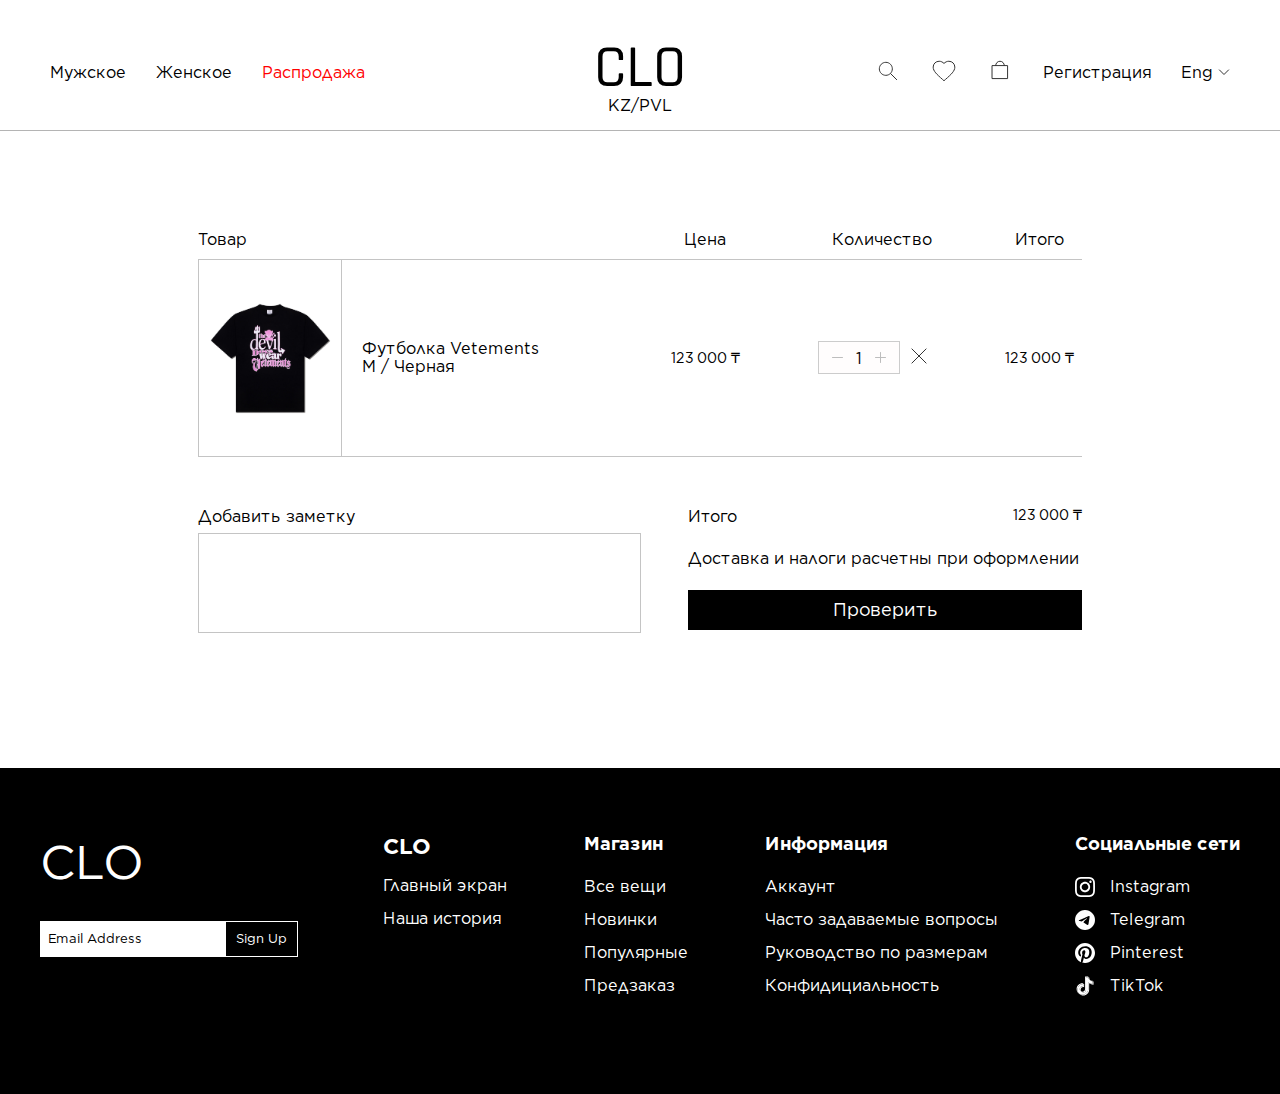
<file: note.html>
<!doctype html>
<html class="no-js" lang="ru">

    <head>
        <meta charset="utf-8">
        <meta http-equiv="x-ua-compatible" content="ie=edge">
        <title>CLO</title>
        <meta content="" name="description">
        <meta content="" name="keywords">
        <meta name="viewport" content="width=device-width, initial-scale=1">

        <meta content="telephone=no" name="format-detection">
        <!-- This make sence for mobile browsers. It means, that content has been optimized for mobile browsers -->
        <meta name="HandheldFriendly" content="true">


        <!--[if (gt IE 9)|!(IE)]><!-->
        <link href="static/css/main.min.css" rel="stylesheet" type="text/css">
        <!--<![endif]-->

        <meta property="og:title" content="" />
        <meta property="og:url" content="" />
        <meta property="og:description" content="" />
        <meta property="og:image" content="" />
        <meta property="og:image:type" content="image/jpeg" />
        <meta property="og:image:width" content="500" />
        <meta property="og:image:height" content="300" />
        <meta property="twitter:description" content="" />
        <link rel="image_src" href="" />


        <link rel="apple-touch-icon" sizes="57x57" href="./favicon/apple-icon-57x57.png">
        <link rel="apple-touch-icon" sizes="60x60" href="./favicon/apple-icon-60x60.png">
        <link rel="apple-touch-icon" sizes="72x72" href="./favicon/apple-icon-72x72.png">
        <link rel="apple-touch-icon" sizes="76x76" href="./favicon/apple-icon-76x76.png">
        <link rel="apple-touch-icon" sizes="114x114" href="./favicon/apple-icon-114x114.png">
        <link rel="apple-touch-icon" sizes="120x120" href="./favicon/apple-icon-120x120.png">
        <link rel="apple-touch-icon" sizes="144x144" href="./favicon/apple-icon-144x144.png">
        <link rel="apple-touch-icon" sizes="152x152" href="./favicon/apple-icon-152x152.png">
        <link rel="apple-touch-icon" sizes="180x180" href="./favicon/apple-icon-180x180.png">
        <link rel="icon" type="image/png" sizes="192x192" href="./favicon/android-icon-192x192.png">
        <link rel="icon" type="image/png" sizes="32x32" href="./favicon/favicon-32x32.png">
        <link rel="icon" type="image/png" sizes="96x96" href="./favicon/favicon-96x96.png">
        <link rel="icon" type="image/png" sizes="16x16" href="./favicon/favicon-16x16.png">
        <link rel="manifest" href="./favicon/manifest.json">
        <meta name="msapplication-TileColor" content="#ffffff">
        <meta name="msapplication-TileImage" content="./favicon/ms-icon-144x144.png">
        <meta name="theme-color" content="#ffffff">

        <script>
            (function(H){H.className=H.className.replace(/\bno-js\b/,'js')})(document.documentElement)
        </script>

        <link rel="stylesheet" href="https://unpkg.com/swiper/swiper-bundle.min.css" />
        <script src="https://unpkg.com/swiper/swiper-bundle.min.js"></script>
    </head>

    <body class="page">


        <header class="header">
            <div class="header__block">
                <div class="header__dropdown">
                    <div class="header__dropdown-link">
                        Мужское
                    </div>
                    <div class="header__dropdown-container">
                        <div class="header__dropdown-links">
                            <div class="header__dropdown-links-block">
                                <div class="header__dropdown-links-title">
                                    Одежда
                                </div>
                                <a href="#" class="header__dropdown-links-link">

        							Брюки

        						</a>
                                <a href="#" class="header__dropdown-links-link">

        							Джемперы и кардиганы

        						</a>
                                <a href="#" class="header__dropdown-links-link">

        							Верхняя одежда

        						</a>
                                <a href="#" class="header__dropdown-links-link">

        							Джинсы

        						</a>
                                <a href="#" class="header__dropdown-links-link">

        							Костюмы

        						</a>
                                <a href="#" class="header__dropdown-links-link">

        							Рубашки

        						</a>
                                <a href="#" class="header__dropdown-links-link">

        							Спорт

        						</a>
                                <a href="#" class="header__dropdown-links-link">

        							Худи и свитшоты

        						</a>
                                <a href="#" class="header__dropdown-links-link">

        							Футболки и майки

        						</a>
                                <a href="#" class="header__dropdown-links-link">

        							Плавки и шорты

        						</a>
                                <a href="#" class="header__dropdown-links-link">

        							Одежда для дома

        						</a>
                            </div>
                            <div class="header__dropdown-links-block">
                                <div class="header__dropdown-links-title">
                                    Обувь
                                </div>
                                <a href="#" class="header__dropdown-links-link">

        							Ботинки и сапоги

        						</a>
                                <a href="#" class="header__dropdown-links-link">

        							Кроссовки и кеды

        						</a>
                                <a href="#" class="header__dropdown-links-link">

        							Туфли

        						</a>
                            </div>
                            <div class="header__dropdown-links-block">
                                <div class="header__dropdown-links-title">
                                    Аксессуары
                                </div>
                                <a href="#" class="header__dropdown-links-link">

        							Головные уборы

        						</a>
                                <a href="#" class="header__dropdown-links-link">

        							Кошельки

        						</a>
                                <a href="#" class="header__dropdown-links-link">

        							Нижнее белье

        						</a>
                                <a href="#" class="header__dropdown-links-link">

        							Носки

        						</a>
                                <a href="#" class="header__dropdown-links-link">

        							Ремни и перчатки

        						</a>
                                <a href="#" class="header__dropdown-links-link">

        							Очки

        						</a>
                                <a href="#" class="header__dropdown-links-link">

        							Сумки и рюкзаки

        						</a>
                                <a href="#" class="header__dropdown-links-link">

        							Украшения

        						</a>
                                <a href="#" class="header__dropdown-links-link">

        							Шарфы и платки

        						</a>
                                <a href="#" class="header__dropdown-links-link">

        							Галстуки

        						</a>
                            </div>
                        </div>
                        <div class="header__dropdown-new">
                            <div class="header__dropdown-new-title">
                                Новое поступление
                                <svg width="15" height="14" viewBox="0 0 15 14" fill="none" xmlns="http://www.w3.org/2000/svg">
                                    <g id="arrow-down">
                                        <path id="Path 2" d="M7.5 1.75V12.25" stroke="#333333" stroke-linecap="round" />
                                        <path id="Path 3" d="M3.75 8.75L7.5 12.25L11.25 8.75" stroke="#333333" stroke-linecap="round" />
                                    </g>
                                </svg>
                            </div>
                            <div class="header__dropdown-new-items">
                                <div class="header__dropdown-new-item"></div>
                                <div class="header__dropdown-new-item"></div>
                                <div class="header__dropdown-new-item"></div>
                                <div class="header__dropdown-new-item"></div>
                            </div>
                        </div>
                    </div>
                </div>
                <div class="header__dropdown">
                    <div class="header__dropdown-link">
                        Женское
                    </div>
                    <div class="header__dropdown-container">
                        <div class="header__dropdown-links">
                            <div class="header__dropdown-links-block">
                                <div class="header__dropdown-links-title">
                                    Одежда
                                </div>
                                <a href="#" class="header__dropdown-links-link">

        							Брюки

        						</a>
                                <a href="#" class="header__dropdown-links-link">

        							Джемперы и кардиганы

        						</a>
                                <a href="#" class="header__dropdown-links-link">

        							Верхняя одежда

        						</a>
                                <a href="#" class="header__dropdown-links-link">

        							Джинсы

        						</a>
                                <a href="#" class="header__dropdown-links-link">

        							Костюмы

        						</a>
                                <a href="#" class="header__dropdown-links-link">

        							Блузы и рубашки

        						</a>
                                <a href="#" class="header__dropdown-links-link">

        							Спорт

        						</a>
                                <a href="#" class="header__dropdown-links-link">

        							Худи и свитшоты

        						</a>
                                <a href="#" class="header__dropdown-links-link">

        							Футболки и майки

        						</a>
                                <a href="#" class="header__dropdown-links-link">

        							Купальники и пляжная одежда

        						</a>
                                <a href="#" class="header__dropdown-links-link">

        							Одежда для дома

        						</a>
                                <a href="#" class="header__dropdown-links-link">

        							Юбки

        						</a>
                                <a href="#" class="header__dropdown-links-link">

        							Топы

        						</a>
                                <a href="#" class="header__dropdown-links-link">

        							Комбинизоны

        						</a>
                                <a href="#" class="header__dropdown-links-link">

        							Платья

        						</a>
                            </div>
                            <div class="header__dropdown-links-block">
                                <div class="header__dropdown-links-title">
                                    Обувь
                                </div>
                                <a href="#" class="header__dropdown-links-link">

        							Ботинки и сапоги

        						</a>
                                <a href="#" class="header__dropdown-links-link">

        							Кроссовки и кеды

        						</a>
                                <a href="#" class="header__dropdown-links-link">

        							Туфли и босоножки

        						</a>
                            </div>
                            <div class="header__dropdown-links-block">
                                <div class="header__dropdown-links-title">
                                    Аксессуары
                                </div>
                                <a href="#" class="header__dropdown-links-link">

        							Головные уборы

        						</a>
                                <a href="#" class="header__dropdown-links-link">

        							Кошельки

        						</a>
                                <a href="#" class="header__dropdown-links-link">

        							Нижнее белье

        						</a>
                                <a href="#" class="header__dropdown-links-link">

        							Колготки и носки

        						</a>
                                <a href="#" class="header__dropdown-links-link">

        							Ремни и перчатки

        						</a>
                                <a href="#" class="header__dropdown-links-link">

        							Очки

        						</a>
                                <a href="#" class="header__dropdown-links-link">

        							Сумки и рюкзаки

        						</a>
                                <a href="#" class="header__dropdown-links-link">

        							Украшения

        						</a>
                                <a href="#" class="header__dropdown-links-link">

        							Шарфы и платки

        						</a>
                                <a href="#" class="header__dropdown-links-link">

        							Галстуки

        						</a>
                            </div>
                        </div>
                        <div class="header__dropdown-new">
                            <div class="header__dropdown-new-title">
                                Новое поступление
                                <svg width="15" height="14" viewBox="0 0 15 14" fill="none" xmlns="http://www.w3.org/2000/svg">
                                    <g id="arrow-down">
                                        <path id="Path 2" d="M7.5 1.75V12.25" stroke="#333333" stroke-linecap="round" />
                                        <path id="Path 3" d="M3.75 8.75L7.5 12.25L11.25 8.75" stroke="#333333" stroke-linecap="round" />
                                    </g>
                                </svg>
                            </div>
                            <div class="header__dropdown-new-items">
                                <div class="header__dropdown-new-item"></div>
                                <div class="header__dropdown-new-item"></div>
                                <div class="header__dropdown-new-item"></div>
                                <div class="header__dropdown-new-item"></div>
                            </div>
                        </div>
                    </div>
                </div>
                <div class="header__dropdown header__dropdown-close">
                    <div class="header__dropdown-link header__dropdown-link-red">
                        Распродажа
                    </div>
                    <div class="header__dropdown-container">

                    </div>
                </div>
            </div>
            <div class="header__logo">
                <div class="header__logo-text">
                    CLO
                </div>
                <div class="header__logo-title">
                    KZ/PVL
                </div>
            </div>
            <div class="header__block">
                <div class="header__search">
                    <svg width="26" height="26" viewBox="0 0 26 26" fill="none" xmlns="http://www.w3.org/2000/svg">
                        <path d="M15.613 15.6131L21.6665 21.6667" stroke="#333333" stroke-linecap="round" />
                        <path fill-rule="evenodd" clip-rule="evenodd" d="M10.8335 17.3333C14.4233 17.3333 17.3335 14.4232 17.3335 10.8333C17.3335 7.24348 14.4233 4.33333 10.8335 4.33333C7.24365 4.33333 4.3335 7.24348 4.3335 10.8333C4.3335 14.4232 7.24365 17.3333 10.8335 17.3333Z"
                        stroke="#333333" />
                    </svg>
                </div>
                <div class="header__fav">
                    <svg width="26" height="26" viewBox="0 0 26 26" fill="none" xmlns="http://www.w3.org/2000/svg">
                        <g id="favourite">
                            <path id="Shape" d="M12.9998 22.75L11.429 21.3473C5.84984 16.3846 2.1665 13.1116 2.1665 9.09469C2.1665 5.82166 4.78817 3.25 8.12484 3.25C10.0098 3.25 11.819 4.11076 12.9998 5.47098C14.1807 4.11076 15.9898 3.25 17.8748 3.25C21.2115 3.25 23.8332 5.82166 23.8332 9.09469C23.8332 13.1116 20.1498 16.3846 14.5707 21.3579L12.9998 22.75Z"
                            stroke="#333333" />
                        </g>
                    </svg>
                </div>
                <div class="header__cart">
                    <svg width="26" height="26" viewBox="0 0 26 26" fill="none" xmlns="http://www.w3.org/2000/svg">
                        <g id="bag">
                            <rect id="Rectangle 2" x="5.4165" y="7.58333" width="15.1667" height="13" stroke="#333333" stroke-linecap="round" stroke-linejoin="round" />
                            <path id="Rectangle 2_2" d="M8.6665 7.58333C8.6665 5.1901 10.6066 3.25 12.9998 3.25C15.3931 3.25 17.3332 5.1901 17.3332 7.58333" stroke="#333333" stroke-linecap="round" stroke-linejoin="round" />
                        </g>
                    </svg>
                </div>
                <div class="header__login">
                    Регистрация
                </div>
                <div class="header__lang">
                    <div class="header__lang-text">
                        Eng
                    </div>
                    <svg width="12" height="7" viewBox="0 0 12 7" fill="none" xmlns="http://www.w3.org/2000/svg">
                        <path d="M1.4165 0.916668L5.99984 5.5L10.5832 0.916668" stroke="#333333" stroke-linecap="round" />
                    </svg>
                    <div class="header__lang-more">
                        <a href="#">Ru</a>
                    </div>
                </div>
            </div>
        </header>
        <div class="note">
            <div class="note__wrapper">
                <div class="note__titles">
                    <div class="note__title">
                        Товар
                    </div>
                    <div class="note__title">
                        Цена
                    </div>
                    <div class="note__title">
                        Количество
                    </div>
                    <div class="note__title">
                        Итого
                    </div>
                </div>
                <div class="note__items">
                    <div class="note__item">
                        <div class="note__item-img">
                            <img src="./static/img/content/item1.jpg" alt="">
                        </div>
                        <div class="note__item-info">
                            <div class="note__item-infotitle">
                                Футболка Vetements
                            </div>
                            <div class="note__item-infosize">
                                M / Черная
                            </div>
                        </div>
                        <div class="note__item-price">
                            123 000 ₸
                        </div>
                        <div class="note__item-counter">
                            <div class="cart__body-count">
                                <div class="cart__body-count-remove">
                                    <svg width="15" height="15" viewBox="0 0 15 15" fill="none" xmlns="http://www.w3.org/2000/svg">
                                        <path d="M12.5 7.5H2.5" stroke="#BDBDBD" stroke-linecap="round" />
                                    </svg>
                                </div>
                                <div class="cart__body-count-counter">
                                    1
                                </div>
                                <div class="cart__body-count-add">
                                    <svg width="15" height="15" viewBox="0 0 15 15" fill="none" xmlns="http://www.w3.org/2000/svg">
                                        <path d="M12.5 7.5H2.5" stroke="#BDBDBD" stroke-linecap="round" />
                                        <path d="M7.5 2.5V12.5" stroke="#BDBDBD" stroke-linecap="round" />
                                    </svg>
                                </div>
                            </div>
                            <div class="note__item-counterbtn">
                                <svg width="30" height="30" viewBox="0 0 30 30" fill="none" xmlns="http://www.w3.org/2000/svg">
                                    <path d="M22.071 22.0711L7.92886 7.92893" stroke="#333333" stroke-linecap="round" />
                                    <path d="M22.0711 7.92893L7.929 22.0711" stroke="#333333" stroke-linecap="round" />
                                </svg>
                            </div>
                        </div>
                        <div class="note__item-total">
                            123 000 ₸
                        </div>
                    </div>
                </div>
                <div class="note__footer">
                    <div class="note__left">
                        <div class="note__titlenote">
                            Добавить заметку
                        </div>
                        <div class="note__textarea">
                            <textarea name="" id="" cols="30" rows="10"></textarea>
                        </div>
                    </div>
                    <div class="note__right">
                        <div class="note__total">
                            <span class="note__total-title">Итого</span>
                            <span class="note__summ">123 000 ₸</span>
                        </div>
                        <div class="note__notif">
                            Доставка и налоги расчетны при оформлении
                        </div>
                        <a href="#" class="note__btn">

        					Проверить 

        				</a>
                    </div>
                </div>
            </div>
        </div>
        <div class="search">
            <button>
                <svg width="35" height="35" viewBox="0 0 35 35" fill="none" xmlns="http://www.w3.org/2000/svg">
                    <path d="M21.0175 21.0177L29.1665 29.1667" stroke="#333333" stroke-linecap="round" />
                    <path fill-rule="evenodd" clip-rule="evenodd" d="M14.5835 23.3333C19.416 23.3333 23.3335 19.4158 23.3335 14.5833C23.3335 9.75084 19.416 5.83333 14.5835 5.83333C9.751 5.83333 5.8335 9.75084 5.8335 14.5833C5.8335 19.4158 9.751 23.3333 14.5835 23.3333Z"
                    stroke="#333333" />
                </svg>
            </button>
            <input type="text" placeholder="Поиск">
        </div>
        <div class="search-overlay"></div>

        <div class="cart">
            <div class="cart__header">
                <div class="cart__close">
                    <svg width="40" height="40" viewBox="0 0 40 40" fill="none" xmlns="http://www.w3.org/2000/svg">
                        <g id="close">
                            <path id="Path 2" d="M29.4282 29.4281L10.572 10.5719" stroke="#333333" stroke-linecap="round" />
                            <path id="Path 2_2" d="M29.428 10.5719L10.5718 29.4281" stroke="#333333" stroke-linecap="round" />
                        </g>
                    </svg>
                </div>
                <div class="cart__count">
                    <span>Корзина (0)</span>
                    <svg width="26" height="26" viewBox="0 0 26 26" fill="none" xmlns="http://www.w3.org/2000/svg">
                        <g id="bag">
                            <rect id="Rectangle 2" x="5.41675" y="7.58337" width="15.1667" height="13" stroke="#333333" stroke-linecap="round" stroke-linejoin="round" />
                            <path id="Rectangle 2_2" d="M8.66675 7.58333C8.66675 5.1901 10.6068 3.25 13.0001 3.25C15.3933 3.25 17.3334 5.1901 17.3334 7.58333" stroke="#333333" stroke-linecap="round" stroke-linejoin="round" />
                        </g>
                    </svg>
                </div>
            </div>
            <div class="cart__empty">
                У вас нет товаров в корзине
            </div>
            <div class="cart__body">

            </div>
            <div class="cart__with">

            </div>
            <div class="cart__footer">

            </div>
        </div>
        <div class="cart-overlay"></div>
        <footer class="footer">
            <div class="wrapper">
                <div class="footer__block">
                    <div class="footer__logo">
                        CLO
                    </div>
                    <div class="footer__form">
                        <div class="footer__input">
                            <input type="text" placeholder="Email Address">
                        </div>
                        <button class="footer__button">
                            Sign Up
                        </button>
                    </div>
                </div>
                <div class="footer__links">
                    <div class="footer__title footer__title-logo">
                        CLO
                    </div>
                    <a href="#" class="footer__link">

        				Главный экран

        			</a>
                    <a href="#" class="footer__link">

        				Наша история

        			</a>
                </div>
                <div class="footer__links">
                    <div class="footer__title">
                        Магазин
                    </div>
                    <a href="#" class="footer__link">

        				Все вещи

        			</a>
                    <a href="#" class="footer__link">

        				Новинки

        			</a>
                    <a href="#" class="footer__link">

        				Популярные

        			</a>
                    <a href="#" class="footer__link">

        				Предзаказ

        			</a>
                </div>
                <div class="footer__links">
                    <div class="footer__title">
                        Информация
                    </div>
                    <a href="#" class="footer__link">

        				Аккаунт

        			</a>
                    <a href="#" class="footer__link">

        				Часто задаваемые вопросы

        			</a>
                    <a href="#" class="footer__link">

        				Руководство по размерам

        			</a>
                    <a href="#" class="footer__link">

        				Конфидициальность

        			</a>
                </div>
                <div class="footer__links">
                    <div class="footer__title">
                        Социальные сети
                    </div>
                    <a href="https://www.instagram.com/" target="_blank" class="footer__link footer__link-soc">
                        <svg width="20" height="20" viewBox="0 0 20 20" fill="none" xmlns="http://www.w3.org/2000/svg">
                            <path fill-rule="evenodd" clip-rule="evenodd" d="M5.87727 0.06C6.94364 0.0109091 7.28364 0 10 0C12.7164 0 13.0564 0.0118182 14.1218 0.06C15.1873 0.108182 15.9145 0.278182 16.5509 0.524545C17.2173 0.776364 17.8218 1.17 18.3218 1.67909C18.8309 2.17818 19.2236 2.78182 19.4745 3.44909C19.7218 4.08545 19.8909 4.81273 19.94 5.87636C19.9891 6.94455 20 7.28454 20 10C20 12.7164 19.9882 13.0564 19.94 14.1227C19.8918 15.1864 19.7218 15.9136 19.4745 16.55C19.2236 17.2174 18.8303 17.822 18.3218 18.3218C17.8218 18.8309 17.2173 19.2236 16.5509 19.4745C15.9145 19.7218 15.1873 19.8909 14.1236 19.94C13.0564 19.9891 12.7164 20 10 20C7.28364 20 6.94364 19.9882 5.87727 19.94C4.81364 19.8918 4.08636 19.7218 3.45 19.4745C2.78265 19.2236 2.17802 18.8302 1.67818 18.3218C1.16944 17.8224 0.775741 17.2181 0.524545 16.5509C0.278182 15.9145 0.109091 15.1873 0.06 14.1236C0.0109091 13.0555 0 12.7155 0 10C0 7.28364 0.0118182 6.94364 0.06 5.87818C0.108182 4.81273 0.278182 4.08545 0.524545 3.44909C0.776112 2.78189 1.17011 2.17756 1.67909 1.67818C2.17822 1.16955 2.78225 0.775858 3.44909 0.524545C4.08545 0.278182 4.81273 0.109091 5.87636 0.06H5.87727ZM14.0409 1.86C12.9864 1.81182 12.67 1.80182 10 1.80182C7.33 1.80182 7.01364 1.81182 5.95909 1.86C4.98364 1.90455 4.45455 2.06727 4.10182 2.20455C3.63545 2.38636 3.30182 2.60182 2.95182 2.95182C2.62004 3.27459 2.36471 3.66753 2.20455 4.10182C2.06727 4.45455 1.90455 4.98364 1.86 5.95909C1.81182 7.01364 1.80182 7.33 1.80182 10C1.80182 12.67 1.81182 12.9864 1.86 14.0409C1.90455 15.0164 2.06727 15.5455 2.20455 15.8982C2.36455 16.3318 2.62 16.7255 2.95182 17.0482C3.27455 17.38 3.66818 17.6355 4.10182 17.7955C4.45455 17.9327 4.98364 18.0955 5.95909 18.14C7.01364 18.1882 7.32909 18.1982 10 18.1982C12.6709 18.1982 12.9864 18.1882 14.0409 18.14C15.0164 18.0955 15.5455 17.9327 15.8982 17.7955C16.3645 17.6136 16.6982 17.3982 17.0482 17.0482C17.38 16.7255 17.6355 16.3318 17.7955 15.8982C17.9327 15.5455 18.0955 15.0164 18.14 14.0409C18.1882 12.9864 18.1982 12.67 18.1982 10C18.1982 7.33 18.1882 7.01364 18.14 5.95909C18.0955 4.98364 17.9327 4.45455 17.7955 4.10182C17.6136 3.63545 17.3982 3.30182 17.0482 2.95182C16.7254 2.62006 16.3325 2.36474 15.8982 2.20455C15.5455 2.06727 15.0164 1.90455 14.0409 1.86ZM8.72273 13.0827C9.43605 13.3797 10.2303 13.4197 10.9699 13.1961C11.7095 12.9725 12.3485 12.499 12.7778 11.8566C13.2071 11.2142 13.4 10.4426 13.3237 9.67373C13.2473 8.90485 12.9064 8.18634 12.3591 7.64091C12.0102 7.29225 11.5884 7.02528 11.1239 6.85922C10.6595 6.69316 10.164 6.63215 9.67318 6.68056C9.18233 6.72897 8.70832 6.88562 8.28528 7.13921C7.86223 7.3928 7.50068 7.73704 7.22664 8.14714C6.9526 8.55723 6.7729 9.02299 6.70047 9.51087C6.62804 9.99876 6.66468 10.4966 6.80776 10.9687C6.95084 11.4407 7.1968 11.8751 7.52793 12.2407C7.85905 12.6062 8.26711 12.8938 8.72273 13.0827ZM6.36545 6.36545C6.84275 5.88816 7.40938 5.50955 8.033 5.25124C8.65661 4.99293 9.325 4.85998 10 4.85998C10.675 4.85998 11.3434 4.99293 11.967 5.25124C12.5906 5.50955 13.1572 5.88816 13.6345 6.36545C14.1118 6.84275 14.4905 7.40938 14.7488 8.033C15.0071 8.65661 15.14 9.325 15.14 10C15.14 10.675 15.0071 11.3434 14.7488 11.967C14.4905 12.5906 14.1118 13.1572 13.6345 13.6345C12.6706 14.5985 11.3632 15.14 10 15.14C8.63678 15.14 7.3294 14.5985 6.36545 13.6345C5.40151 12.6706 4.85998 11.3632 4.85998 10C4.85998 8.63678 5.40151 7.3294 6.36545 6.36545ZM16.28 5.62545C16.3983 5.51388 16.493 5.37971 16.5585 5.23089C16.624 5.08206 16.6589 4.92161 16.6613 4.75903C16.6637 4.59645 16.6334 4.43504 16.5723 4.28437C16.5111 4.1337 16.4204 3.99683 16.3054 3.88185C16.1904 3.76688 16.0536 3.67614 15.9029 3.61502C15.7522 3.55389 15.5908 3.52361 15.4282 3.52598C15.2657 3.52835 15.1052 3.56332 14.9564 3.62881C14.8076 3.69431 14.6734 3.789 14.5618 3.90727C14.3448 4.1373 14.226 4.44284 14.2306 4.75903C14.2352 5.07522 14.3629 5.37716 14.5865 5.60077C14.8101 5.82437 15.1121 5.95203 15.4282 5.95663C15.7444 5.96124 16.05 5.84244 16.28 5.62545Z"
                            fill="white" />
                        </svg>
                        Instagram
                    </a>
                    <a href="https://web.telegram.org/" target="_blank" class="footer__link footer__link-soc">
                        <svg width="20" height="20" viewBox="0 0 20 20" fill="none" xmlns="http://www.w3.org/2000/svg">
                            <path d="M10 20C15.5228 20 20 15.5228 20 10C20 4.47715 15.5228 0 10 0C4.47715 0 0 4.47715 0 10C0 15.5228 4.47715 20 10 20Z" fill="url(#paint0_linear_656_128)" />
                            <path fill-rule="evenodd" clip-rule="evenodd" d="M4.52658 9.89443C7.44178 8.62433 9.38571 7.787 10.3584 7.38244C13.1355 6.22735 13.7125 6.0267 14.0886 6.02007C14.1714 6.01861 14.3563 6.03911 14.4761 6.13633C14.5773 6.21842 14.6051 6.32931 14.6185 6.40715C14.6318 6.48498 14.6484 6.66227 14.6352 6.80081C14.4847 8.38205 13.8335 12.2193 13.5022 13.9903C13.3621 14.7397 13.086 14.9909 12.8188 15.0155C12.2381 15.069 11.7971 14.6317 11.2347 14.2631C10.3545 13.6861 9.85733 13.327 9.00301 12.764C8.0157 12.1134 8.65573 11.7558 9.2184 11.1714C9.36565 11.0184 11.9243 8.69112 11.9738 8.48C11.98 8.4536 11.9858 8.35518 11.9273 8.3032C11.8688 8.25123 11.7825 8.26901 11.7203 8.28314C11.632 8.30317 10.226 9.2325 7.5022 11.0711C7.10311 11.3452 6.74162 11.4787 6.41774 11.4717C6.06069 11.464 5.37386 11.2698 4.86328 11.1038C4.23703 10.9003 3.7393 10.7926 3.78264 10.4469C3.80521 10.2668 4.05319 10.0827 4.52658 9.89443Z"
                            fill="black" />
                            <defs>
                                <linearGradient id="paint0_linear_656_128" x1="10" y1="0" x2="10" y2="19.8517" gradientUnits="userSpaceOnUse">
                                    <stop stop-color="white" />
                                    <stop offset="1" stop-color="white" />
                                </linearGradient>
                            </defs>
                        </svg>
                        Telegram
                    </a>
                    <a href="https://www.pinterest.com/" target="_blank" class="footer__link footer__link-soc">
                        <svg width="20" height="20" viewBox="0 0 20 20" fill="none" xmlns="http://www.w3.org/2000/svg">
                            <g clip-path="url(#clip0_656_110)">
                                <path d="M0 10.0002C0 14.095 2.46234 17.6128 5.98586 19.1595C5.95773 18.4612 5.98086 17.6229 6.15992 16.8631C6.35219 16.0513 7.44664 11.4141 7.44664 11.4141C7.44664 11.4141 7.12719 10.7755 7.12719 9.83187C7.12719 8.34992 7.98609 7.24312 9.05578 7.24312C9.96539 7.24312 10.4048 7.92633 10.4048 8.74445C10.4048 9.65883 9.82164 11.0266 9.52172 12.2934C9.27117 13.3541 10.0536 14.2194 11.1001 14.2194C12.9948 14.2194 14.2709 11.7859 14.2709 8.90258C14.2709 6.71086 12.7947 5.07039 10.1098 5.07039C7.07633 5.07039 5.18656 7.33258 5.18656 9.85945C5.18656 10.7307 5.44344 11.3451 5.84578 11.8209C6.03078 12.0394 6.05648 12.1273 5.98953 12.3782C5.94156 12.5622 5.83141 13.0052 5.78578 13.1807C5.71922 13.434 5.51398 13.5245 5.28508 13.431C3.88789 12.8606 3.23719 11.3305 3.23719 9.61055C3.23719 6.76984 5.63297 3.36359 10.3842 3.36359C14.2022 3.36359 16.7151 6.12641 16.7151 9.09211C16.7151 13.015 14.5341 15.9457 11.3193 15.9457C10.2397 15.9457 9.22414 15.3621 8.87625 14.6992C8.87625 14.6992 8.2957 17.0033 8.17273 17.4482C7.9607 18.2192 7.5457 18.9898 7.16625 19.5905C8.08637 19.8625 9.04089 20.0006 10.0004 20.0005C15.5226 20.0005 20.0001 15.5233 20.0001 10.0002C20.0001 4.47727 15.5226 0 10.0004 0C4.47766 0 0 4.47727 0 10.0002Z"
                                fill="white" />
                            </g>
                            <defs>
                                <clipPath id="clip0_656_110">
                                    <rect width="20" height="20" fill="white" />
                                </clipPath>
                            </defs>
                        </svg>
                        Pinterest
                    </a>
                    <a href="https://tiktok.com/" target="_blank" class="footer__link footer__link-soc">
                        <svg width="20" height="20" viewBox="0 0 20 20" fill="none" xmlns="http://www.w3.org/2000/svg">
                            <path d="M14.1412 7.33078C15.3759 8.21651 16.8884 8.73766 18.5221 8.73766V5.58289C18.2129 5.58295 17.9045 5.5506 17.6021 5.48629V7.96955C15.9686 7.96955 14.4562 7.4484 13.2212 6.56272V13.0007C13.2212 16.2213 10.6197 18.8319 7.41071 18.8319C6.21337 18.8319 5.10049 18.4687 4.17603 17.8456C5.23115 18.9283 6.70261 19.6 8.33052 19.6C11.5397 19.6 14.1414 16.9894 14.1414 13.7686V7.33078H14.1412ZM15.2761 4.148C14.6452 3.45618 14.2309 2.56214 14.1412 1.57374V1.16797H13.2694C13.4888 2.42423 14.2374 3.4975 15.2761 4.148ZM6.2057 15.3742C5.85316 14.9104 5.66264 14.3429 5.6635 13.7594C5.6635 12.2864 6.85342 11.0921 8.32147 11.0921C8.59506 11.092 8.86701 11.1341 9.12775 11.2171V7.99182C8.82305 7.94991 8.51552 7.93212 8.20813 7.93864V10.449C7.9472 10.366 7.67512 10.3238 7.40146 10.3241C5.93342 10.3241 4.74356 11.5183 4.74356 12.9915C4.74356 14.0331 5.33832 14.9349 6.2057 15.3742Z"
                            fill="white" />
                            <path d="M13.2211 6.56266C14.4562 7.44833 15.9685 7.96948 17.602 7.96948V5.48622C16.6902 5.29131 15.883 4.81312 15.2761 4.14799C14.2372 3.49743 13.4888 2.42416 13.2693 1.16797H10.9792V13.7685C10.9741 15.2374 9.78617 16.4269 8.32127 16.4269C7.45803 16.4269 6.69113 16.0139 6.20543 15.3742C5.33813 14.9349 4.74336 14.033 4.74336 12.9915C4.74336 11.5185 5.93322 10.3242 7.40127 10.3242C7.68254 10.3242 7.95364 10.3681 8.20794 10.4491V7.93871C5.05534 8.00407 2.5199 10.5892 2.5199 13.7686C2.5199 15.3557 3.15128 16.7944 4.17603 17.8457C5.1005 18.4687 6.21337 18.832 7.41072 18.832C10.6197 18.832 13.2212 16.2212 13.2212 13.0007V6.56266H13.2211Z"
                            fill="white" />
                            <path d="M17.602 5.48614V4.81469C16.7798 4.81594 15.9737 4.58485 15.2761 4.14785C15.8936 4.82635 16.7068 5.2942 17.602 5.48614ZM13.2693 1.16789C13.2484 1.04783 13.2323 0.926983 13.2212 0.805674V0.399902H10.0592V13.0006C10.0541 14.4693 8.86631 15.6588 7.40128 15.6588C6.97117 15.6588 6.56508 15.5563 6.20545 15.3742C6.69115 16.0139 7.45805 16.4267 8.32129 16.4267C9.78606 16.4267 10.9741 15.2374 10.9793 13.7685V1.16789H13.2693ZM8.20809 7.93863V7.22382C7.94388 7.18758 7.6775 7.16939 7.4108 7.16952C4.20151 7.16946 1.59998 9.78022 1.59998 13.0006C1.59998 15.0195 2.62242 16.7988 4.17611 17.8455C3.15137 16.7943 2.51998 15.3555 2.51998 13.7684C2.51998 10.5891 5.05536 8.00399 8.20809 7.93863Z"
                            fill="white" />
                        </svg>
                        TikTok
                    </a>
                </div>
            </div>
        </footer>



        <!-- Main scripts. You can replace it, but I recommend you to leave it here     -->
        <script src="static/js/main.min.js"></script>
    </body>

</html>
</file>
<file: static/css/main.min.css>
@charset "UTF-8";
/*! normalize.css v8.0.1 | MIT License | github.com/necolas/normalize.css */
html{line-height:1.15;-webkit-text-size-adjust:100%}body{margin:0}details,main{display:block}h1{font-size:2em;margin:.67em 0}hr{-webkit-box-sizing:content-box;box-sizing:content-box;height:0;overflow:visible}code,kbd,pre,samp{font-family:monospace,monospace;font-size:1em}a{background-color:transparent}abbr[title]{border-bottom:none;-webkit-text-decoration:underline dotted;text-decoration:underline dotted}b,strong{font-weight:bolder}small{font-size:80%}sub,sup{font-size:75%;line-height:0;position:relative;vertical-align:baseline}sub{bottom:-.25em}sup{top:-.5em}img{border-style:none}button,input,optgroup,select,textarea{font-family:inherit;font-size:100%;line-height:1.15;margin:0}button,input{overflow:visible}button,select{text-transform:none}[type=button],[type=reset],[type=submit],button{-webkit-appearance:button}[type=button]::-moz-focus-inner,[type=reset]::-moz-focus-inner,[type=submit]::-moz-focus-inner,button::-moz-focus-inner{border-style:none;padding:0}[type=button]:-moz-focusring,[type=reset]:-moz-focusring,[type=submit]:-moz-focusring,button:-moz-focusring{outline:1px dotted ButtonText}fieldset{padding:.35em .75em .625em}legend{color:inherit;display:table;max-width:100%;white-space:normal}progress{vertical-align:baseline}textarea{overflow:auto}[type=checkbox],[type=radio],legend{-webkit-box-sizing:border-box;box-sizing:border-box;padding:0}[type=number]::-webkit-inner-spin-button,[type=number]::-webkit-outer-spin-button{height:auto}[type=search]{-webkit-appearance:textfield;outline-offset:-2px}[type=search]::-webkit-search-decoration{-webkit-appearance:none}::-webkit-file-upload-button{-webkit-appearance:button;font:inherit}summary{display:list-item}[hidden],template{display:none}@font-face{font-family:"Rajdhani";font-style:normal;font-weight:500;src:local("Rajdhani Medium"),url(../fonts/Rajdhani-Medium.woff) format("woff")}@font-face{font-family:"Rajdhani";font-style:normal;font-weight:400;src:local("Rajdhani Regular"),url(../fonts/Rajdhani-Regular.woff) format("woff")}@font-face{font-family:"Gotham";src:url(../fonts/Gotham-LightItalic.eot);src:local("Gotham Light Italic"),local("Gotham-LightItalic"),url(../fonts/Gotham-LightItalic.eot?#iefix) format("embedded-opentype"),url(../fonts/Gotham-LightItalic.woff2) format("woff2"),url(../fonts/Gotham-LightItalic.woff) format("woff"),url(../fonts/Gotham-LightItalic.ttf) format("truetype");font-weight:300;font-style:italic}@font-face{font-family:"Gotham";src:url(../fonts/Gotham-BoldItalic.eot);src:local("Gotham Bold Italic"),local("Gotham-BoldItalic"),url(../fonts/Gotham-BoldItalic.eot?#iefix) format("embedded-opentype"),url(../fonts/Gotham-BoldItalic.woff2) format("woff2"),url(../fonts/Gotham-BoldItalic.woff) format("woff"),url(../fonts/Gotham-BoldItalic.ttf) format("truetype");font-weight:700;font-style:italic}@font-face{font-family:"Gotham";src:url(../fonts/Gotham-XLight.eot);src:local("Gotham ExtraLight"),local("Gotham-XLight"),url(../fonts/Gotham-XLight.eot?#iefix) format("embedded-opentype"),url(../fonts/Gotham-XLight.woff2) format("woff2"),url(../fonts/Gotham-XLight.woff) format("woff"),url(../fonts/Gotham-XLight.ttf) format("truetype");font-weight:200;font-style:normal}@font-face{font-family:"Gotham";src:url(../fonts/Gotham-Thin.eot);src:local("Gotham Thin"),local("Gotham-Thin"),url(../fonts/Gotham-Thin.eot?#iefix) format("embedded-opentype"),url(../fonts/Gotham-Thin.woff2) format("woff2"),url(../fonts/Gotham-Thin.woff) format("woff"),url(../fonts/Gotham-Thin.ttf) format("truetype");font-weight:100;font-style:normal}@font-face{font-family:"Gotham";src:url(../fonts/Gotham-Book.eot);src:local("Gotham Book"),local("Gotham-Book"),url(../fonts/Gotham-Book.eot?#iefix) format("embedded-opentype"),url(../fonts/Gotham-Book.woff2) format("woff2"),url(../fonts/Gotham-Book.woff) format("woff"),url(../fonts/Gotham-Book.ttf) format("truetype");font-weight:400;font-style:normal}@font-face{font-family:"Gotham";src:url(../fonts/Gotham-ThinItalic.eot);src:local("Gotham Thin Italic"),local("Gotham-ThinItalic"),url(../fonts/Gotham-ThinItalic.eot?#iefix) format("embedded-opentype"),url(../fonts/Gotham-ThinItalic.woff2) format("woff2"),url(../fonts/Gotham-ThinItalic.woff) format("woff"),url(../fonts/Gotham-ThinItalic.ttf) format("truetype");font-weight:100;font-style:italic}@font-face{font-family:"Gotham";src:url(../fonts/Gotham-MediumItalic.eot);src:local("Gotham Medium Italic"),local("Gotham-MediumItalic"),url(../fonts/Gotham-MediumItalic.eot?#iefix) format("embedded-opentype"),url(../fonts/Gotham-MediumItalic.woff2) format("woff2"),url(../fonts/Gotham-MediumItalic.woff) format("woff"),url(../fonts/Gotham-MediumItalic.ttf) format("truetype");font-weight:500;font-style:italic}@font-face{font-family:"Gotham Ultra";src:url(../fonts/Gotham-UltraItalic.eot);src:local("Gotham Ultra Italic"),local("Gotham-UltraItalic"),url(../fonts/Gotham-UltraItalic.eot?#iefix) format("embedded-opentype"),url(../fonts/Gotham-UltraItalic.woff2) format("woff2"),url(../fonts/Gotham-UltraItalic.woff) format("woff"),url(../fonts/Gotham-UltraItalic.ttf) format("truetype");font-weight:400;font-style:italic}@font-face{font-family:"Gotham";src:url(../fonts/Gotham-BookItalic.eot);src:local("Gotham Book Italic"),local("Gotham-BookItalic"),url(../fonts/Gotham-BookItalic.eot?#iefix) format("embedded-opentype"),url(../fonts/Gotham-BookItalic.woff2) format("woff2"),url(../fonts/Gotham-BookItalic.woff) format("woff"),url(../fonts/Gotham-BookItalic.ttf) format("truetype");font-weight:400;font-style:italic}@font-face{font-family:"Gotham";src:url(../fonts/Gotham-BlackItalic.eot);src:local("Gotham Black Italic"),local("Gotham-BlackItalic"),url(../fonts/Gotham-BlackItalic.eot?#iefix) format("embedded-opentype"),url(../fonts/Gotham-BlackItalic.woff2) format("woff2"),url(../fonts/Gotham-BlackItalic.woff) format("woff"),url(../fonts/Gotham-BlackItalic.ttf) format("truetype");font-weight:900;font-style:italic}@font-face{font-family:"Gotham";src:url(../fonts/Gotham-Light.eot);src:local("Gotham Light"),local("Gotham-Light"),url(../fonts/Gotham-Light.eot?#iefix) format("embedded-opentype"),url(../fonts/Gotham-Light.woff2) format("woff2"),url(../fonts/Gotham-Light.woff) format("woff"),url(../fonts/Gotham-Light.ttf) format("truetype");font-weight:300;font-style:normal}@font-face{font-family:"Gotham";src:url(../fonts/Gotham-Bold.eot);src:local("Gotham Bold"),local("Gotham-Bold"),url(../fonts/Gotham-Bold.eot?#iefix) format("embedded-opentype"),url(../fonts/Gotham-Bold.woff2) format("woff2"),url(../fonts/Gotham-Bold.woff) format("woff"),url(../fonts/Gotham-Bold.ttf) format("truetype");font-weight:700;font-style:normal}@font-face{font-family:"Gotham";src:url(../fonts/Gotham-Medium.eot);src:local("Gotham Medium"),local("Gotham-Medium"),url(../fonts/Gotham-Medium.eot?#iefix) format("embedded-opentype"),url(../fonts/Gotham-Medium.woff2) format("woff2"),url(../fonts/Gotham-Medium.woff) format("woff"),url(../fonts/Gotham-Medium.ttf) format("truetype");font-weight:500;font-style:normal}@font-face{font-family:"Gotham Ultra";src:url(../fonts/Gotham-Ultra.eot);src:local("Gotham Ultra"),local("Gotham-Ultra"),url(../fonts/Gotham-Ultra.eot?#iefix) format("embedded-opentype"),url(../fonts/Gotham-Ultra.woff2) format("woff2"),url(../fonts/Gotham-Ultra.woff) format("woff"),url(../fonts/Gotham-Ultra.ttf) format("truetype");font-weight:400;font-style:normal}@font-face{font-family:"Gotham";src:url(../fonts/Gotham-XLightItalic.eot);src:local("Gotham ExtraLight Italic"),local("Gotham-XLightItalic"),url(../fonts/Gotham-XLightItalic.eot?#iefix) format("embedded-opentype"),url(../fonts/Gotham-XLightItalic.woff2) format("woff2"),url(../fonts/Gotham-XLightItalic.woff) format("woff"),url(../fonts/Gotham-XLightItalic.ttf) format("truetype");font-weight:200;font-style:italic}@font-face{font-family:"Gotham";src:url(../fonts/Gotham-Black.eot);src:local("Gotham Black"),local("Gotham-Black"),url(../fonts/Gotham-Black.eot?#iefix) format("embedded-opentype"),url(../fonts/Gotham-Black.woff2) format("woff2"),url(../fonts/Gotham-Black.woff) format("woff"),url(../fonts/Gotham-Black.ttf) format("truetype");font-weight:900;font-style:normal}* html .page__wrapper,body,html{height:100%}.footer .wrapper,body{display:-webkit-box;display:-ms-flexbox;display:flex}body{-webkit-box-orient:vertical;-webkit-box-direction:normal;-ms-flex-direction:column;flex-direction:column;font-family:"Gotham",sans-serif}body.noscroll{overflow:hidden}.wrapper{width:1568px;margin:0 auto}*{-webkit-box-sizing:border-box;box-sizing:border-box}.footer{background:#000;padding:65px 0 85px;margin-top:auto;-ms-flex-negative:0;flex-shrink:0}.footer .wrapper{-webkit-box-pack:end;-ms-flex-pack:end;justify-content:flex-end}.footer__block{flex-shink:0;margin-right:auto}.footer__logo{margin-bottom:30px;font-size:48px;line-height:58px;color:#fff}.footer__input{-webkit-box-flex:1;-ms-flex-positive:1;flex-grow:1;height:100%}.footer__input input{height:100%;width:100%;border:0;padding:0 8px;font-size:13px;line-height:16px;outline:0}.footer__input input::-webkit-input-placeholder{color:#000}.footer__input input::-moz-placeholder{color:#000}.footer__input input:-ms-input-placeholder{color:#000}.footer__input input::-ms-input-placeholder{color:#000}.footer__input input::placeholder{color:#000}.footer__button{width:78px;font-size:13px;line-height:16px;color:#fff;text-align:center;margin:1px;background:#000;border:0;outline:0;cursor:pointer;-webkit-transition:.3s;transition:.3s}.footer__button:hover{width:85px}.footer__form{display:-webkit-box;display:-ms-flexbox;display:flex;max-width:258px;width:258px;height:36px;position:relative;background:#fff}.footer__title{font-size:18px;line-height:22px;margin-bottom:22px;color:#fff;font-weight:600}.footer__title-logo{font-size:22px;line-height:26px;margin-bottom:17px}.footer__links{margin-right:77px;display:-webkit-box;display:-ms-flexbox;display:flex;-webkit-box-orient:vertical;-webkit-box-direction:normal;-ms-flex-direction:column;flex-direction:column}.footer__links:last-child{margin-right:0}.footer__link{font-size:16px;line-height:20px;height:20px;color:#fff;margin-bottom:13px;display:-webkit-box;display:-ms-flexbox;display:flex;-webkit-box-align:center;-ms-flex-align:center;align-items:center;position:relative;-ms-flex-item-align:baseline;align-self:baseline;cursor:pointer;text-decoration:none}.footer__link svg{-webkit-transition:.3s;transition:.3s;margin-right:15px}.footer__link.footer__link-soc:hover svg{-webkit-transform:scale(1.2);transform:scale(1.2)}.footer__link:not(.footer__link-soc)::before{position:absolute;left:0;bottom:0;width:0;height:1px;background:#fff;content:"";-webkit-transition:.3s;transition:.3s}.footer__link:not(.footer__link-soc):hover::before,.header__dropdown:hover .header__dropdown-link:not(.header__dropdown-link-red)::before{width:100%}.header{position:absolute;left:0;top:0;width:100%;padding:30px 50px 16px;display:-webkit-box;display:-ms-flexbox;display:flex;-webkit-box-pack:justify;-ms-flex-pack:justify;justify-content:space-between;z-index:2}.header__logo-text{font-size:60px;line-height:77px;text-align:center;color:#000;font-family:"Rajdhani";font-weight:500}.header__logo-title{font-weight:"Rajdhani";width:100%;text-align:center;margin-top:-10px}.header__block{display:-webkit-box;display:-ms-flexbox;display:flex;-webkit-box-align:center;-ms-flex-align:center;align-items:center;-ms-flex-preferred-size:1px;flex-basis:1px;-webkit-box-flex:1;-ms-flex-positive:1;flex-grow:1}.header__block:last-child{-webkit-box-pack:end;-ms-flex-pack:end;justify-content:flex-end}.header__block:last-child>*{margin-left:30px}.header__dropdown{margin-right:30px}.header__dropdown .header__dropdown-link:not(.header__dropdown-link-red){position:relative;cursor:pointer}.header__dropdown .header__dropdown-link:not(.header__dropdown-link-red)::before{position:absolute;left:0;bottom:0;height:1px;width:0;content:"";background:#000;-webkit-transition:.3s;transition:.3s}.header__dropdown::before{position:absolute;left:0;top:0;width:100%;height:100%;background:#fff;content:"";z-index:-1;border-bottom:1px solid #b4b4b4;opacity:0;-webkit-transition:.3s;transition:.3s}.header__dropdown:hover:not(.header__dropdown-close)::before{opacity:1}.header__dropdown:hover:not(.header__dropdown-close) .header__dropdown-container{opacity:1;pointer-events:auto;visibility:visible}.header__dropdown-links-title{margin-bottom:20px;font-size:16px;line-height:19px;color:#000}.header__dropdown-link::after{position:absolute;left:0;top:100%;width:100%;height:60px;content:""}.header__dropdown-links,.header__dropdown-links-block{display:-webkit-box;display:-ms-flexbox;display:flex}.header__dropdown-links-block{-webkit-box-orient:vertical;-webkit-box-direction:normal;-ms-flex-direction:column;flex-direction:column;margin-right:80px}.header__dropdown-links-link,.header__lang-more a{text-decoration:none;color:#000;display:inline-block}.header__dropdown-links-link{-ms-flex-item-align:baseline;align-self:baseline;font-size:16px;line-height:19px;cursor:pointer;margin-bottom:5px;position:relative}.header__dropdown-link-red::before,.header__dropdown-links-link::before{position:absolute;left:0;bottom:0;height:1px;width:0;content:"";background:red;-webkit-transition:.3s;transition:.3s}.header__dropdown-link-red:hover::before,.header__dropdown-links-link:hover::before,.header__login:hover::before{width:100%}.header__dropdown-new{width:920px}.header__dropdown-new-items{display:-webkit-box;display:-ms-flexbox;display:flex;-webkit-box-pack:justify;-ms-flex-pack:justify;justify-content:space-between;margin-top:20px}.header__dropdown-new-title{font-size:16px;line-height:19px;display:-webkit-box;display:-ms-flexbox;display:flex;-webkit-box-align:center;-ms-flex-align:center;align-items:center}.header__dropdown-new-title svg{margin-left:4px}.header__dropdown-new-item{width:216px;height:334px;border:1px solid #b4b4b4}.header__dropdown-link-red{color:red;position:relative;cursor:pointer}.header__dropdown-container,.header__lang{display:-webkit-box;display:-ms-flexbox;display:flex}.header__dropdown-container{padding:60px;background:#fff;position:absolute;left:0;top:calc(100% + 1px);width:100%;overflow:hidden;opacity:0;pointer-events:none;visibility:hidden;-webkit-transition:.3s;transition:.3s;-webkit-box-pack:justify;-ms-flex-pack:justify;justify-content:space-between}.header__lang{-webkit-box-align:center;-ms-flex-align:center;align-items:center;position:relative;cursor:pointer}.header__lang svg,.header__login::before{-webkit-transition:.3s;transition:.3s}.header__lang.active svg{-webkit-transform:rotate(180deg);transform:rotate(180deg)}.header__lang-text{margin-right:6px}.header__lang-more{position:absolute;left:0;top:100%;height:0;overflow:hidden}.header__lang-more a{padding-top:5px}.header__cart,.header__fav,.header__search{-webkit-transition:.3s;transition:.3s;cursor:pointer}.header__cart:hover,.header__fav:hover,.header__search:hover{-webkit-transform:scale(1.2);transform:scale(1.2)}.header__login{position:relative;cursor:pointer}.header__login::before{position:absolute;left:0;bottom:0;height:1px;width:0;content:"";background:#000}.itemcontainer{margin-top:130px;border-top:1px solid #b4b4b4}.itemcontainer .swiper-button-next,.itemcontainer .swiper-button-prev{color:#000}.itemcontainer__main,.itemcontainer__slider{display:-webkit-box;display:-ms-flexbox;display:flex}.itemcontainer__main{-webkit-box-pack:justify;-ms-flex-pack:justify;justify-content:space-between;width:100%;padding-bottom:100px}.itemcontainer__slider{width:800px}.itemcontainer__info{width:754px;padding-bottom:50px}.itemcontainer__name{color:#000;font-weight:700;margin-top:0;margin-bottom:10px;letter-spacing:1px}.itemcontainer__price{color:#000;letter-spacing:1px;margin-top:0;margin-bottom:30px}.itemcontainer__mtitle{color:#9b9b9b;font-size:12px;margin:0 0 8px;font-weight:500;letter-spacing:.5px;text-transform:uppercase}.itemcontainer__colors{margin-bottom:15px}.itemcontainer__colors,.itemcontainer__sizes{display:-webkit-box;display:-ms-flexbox;display:flex}.itemcontainer__size{width:40px;height:40px;margin-right:10px;letter-spacing:1.5px;font-size:12px;cursor:pointer;margin-bottom:25px}.cloitems__filtercontainer .cloitems__filterblock input,.cloitems__view input,.itemcontainer__size input{display:none}.itemcontainer__size input:checked+span{background:#000;color:#fff}.itemcontainer__size span{display:block;width:100%;height:100%;border:1px solid #000;-webkit-box-align:center;-ms-flex-align:center;align-items:center;-webkit-box-pack:center;-ms-flex-pack:center;justify-content:center}.itemcontainer__color{width:40px;height:40px;margin-right:10px;margin-bottom:10px}.itemcontainer__buttons,.itemcontainer__color,.itemcontainer__favorite,.itemcontainer__size span{display:-webkit-box;display:-ms-flexbox;display:flex}.itemcontainer__favorite{width:40px;height:40px;border:1px solid #e7e7e7;-webkit-box-align:center;-ms-flex-align:center;align-items:center;-webkit-box-pack:center;-ms-flex-pack:center;justify-content:center;cursor:pointer}.itemcontainer__favorite svg{width:13px;-webkit-transition:.3s;transition:.3s}.itemcontainer__favorite.active svg{fill:#000}.itemcontainer__toggls{margin-top:40px}.itemcontainer__toggle{padding:15px 11px;border-bottom:1px solid #d5d5d5}.itemcontainer__toggle:first-child{border-top:1px solid #d5d5d5}.itemcontainer__toggletitle{color:#000;font-size:12px;line-height:16px;letter-spacing:1.5px;text-transform:uppercase;font-weight:300}.itemcontainer__togglehead{display:-webkit-box;display:-ms-flexbox;display:flex;-webkit-box-align:center;-ms-flex-align:center;align-items:center;-webkit-box-pack:justify;-ms-flex-pack:justify;justify-content:space-between;-webkit-user-select:none;-moz-user-select:none;-ms-user-select:none;user-select:none;cursor:pointer}.itemcontainer__togglehead.active .itemcontainer__togglearrow::before{content:"–"}.itemcontainer__togglearrow::before{-ms-flex-negative:0;flex-shrink:0;content:"+";font-size:18px}.itemcontainer__togglebody{font-size:13px;line-height:24px;letter-spacing:.5px;overflow:hidden;-webkit-box-sizing:content-box;box-sizing:content-box;height:0}.button{width:275px;height:40px;border:1px solid #000;text-align:center;padding:13px 25px;color:#fff;background-color:#000;-webkit-transition:.3s;transition:.3s;text-transform:uppercase;font-size:12px;letter-spacing:1.5px;cursor:pointer;margin-right:10px}.button:hover{background-color:transparent;color:#000}.breadcrubs ol,.breadcrubs ul{list-style:none;padding-left:0}.breadcrubs a,.button{text-decoration:none}.breadcrubs__link{color:#9b9b9b;font-size:11px}.breadcrubs__item{display:inline-block}.breadcrubs__item:not(:last-child):after{border-style:solid;border-width:1px 1px 0 0;border-color:#9b9b9b;content:"";display:inline-block;height:6px;margin:0 5px;position:relative;-webkit-transform:rotate(45deg);transform:rotate(45deg);vertical-align:middle;width:6px}.mySwiper2{width:593px;height:890px;border:1px solid #e7e7e7}.mySwiper2 .swiper-slide{display:-webkit-box;display:-ms-flexbox;display:flex;-webkit-box-align:center;-ms-flex-align:center;align-items:center;-webkit-box-pack:center;-ms-flex-pack:center;justify-content:center}.mySwiper .swiper-slide img,.mySwiper2 .swiper-slide img{max-width:95%;max-height:95%}.mySwiper{width:193px;height:890px}.mySwiper .swiper-slide{border:1px solid #e7e7e7}.cloitems{margin-top:130px;border-top:1px solid #b4b4b4}.cloitems__title,.mySwiper .swiper-slide{display:-webkit-box;display:-ms-flexbox;display:flex;-webkit-box-align:center;-ms-flex-align:center;align-items:center;-webkit-box-pack:center;-ms-flex-pack:center;justify-content:center}.cloitems__title{height:300px;font-size:30px;line-height:36px;text-align:center;color:#000}.cloitems__head,.cloitems__title{border-bottom:1px solid #b4b4b4}.cloitems__filters,.cloitems__head-inner{display:-webkit-box;display:-ms-flexbox;display:flex}.cloitems__head-inner{-webkit-box-pack:justify;-ms-flex-pack:justify;justify-content:space-between;padding:30px 60px}.cloitems__filters{-webkit-box-align:center;-ms-flex-align:center;align-items:center}.cloitems__filters-btn{margin-left:30px;padding-right:15px;position:relative;cursor:pointer}.cloitems__filters-btn::before{position:absolute;right:0;top:50%;width:9px;height:1px;background:#000;content:""}.cloitems__filterbtn,.cloitems__filters-btn::after{background:#000;-webkit-transition:.3s;transition:.3s}.cloitems__filters-btn::after{position:absolute;top:50%;content:"";width:1px;height:9px;right:4px;top:calc(50% - 4px)}.cloitems__filters-btn.active::after{height:0}.cloitems__filterbtn{width:116px;padding:9px;font-size:16px;line-height:19px;text-align:center;color:#fff;margin-left:100px;border:0;cursor:pointer;-webkit-box-shadow:10px 8px 14px 2px transparent;box-shadow:10px 8px 14px 2px transparent}.cloitems__filterbtn:hover{-webkit-box-shadow:10px 8px 14px 2px rgba(0,0,0,.2);box-shadow:10px 8px 14px 2px rgba(0,0,0,.2)}.cloitems__filtercontainer{height:0;overflow:hidden;display:-webkit-box;display:-ms-flexbox;display:flex;-webkit-box-align:start;-ms-flex-align:start;align-items:flex-start;padding:0 60px;-webkit-transition:.5s;transition:.5s;-webkit-box-sizing:content-box;box-sizing:content-box}.cloitems__filtercontainer .cloitems__filterblock{margin-left:80px;display:-webkit-box;display:-ms-flexbox;display:flex;-webkit-box-orient:vertical;-webkit-box-direction:normal;-ms-flex-direction:column;flex-direction:column}.cloitems__filtercontainer .cloitems__filterblock label{margin-bottom:5px;display:block;cursor:pointer}.cloitems__filtercontainer .cloitems__filterblock label div{position:relative;display:inline-block}.cloitems__filtercontainer .cloitems__filterblock label div::before{position:absolute;left:0;bottom:0;height:1px;width:0;background:#000;content:"";-webkit-transition:.3s;transition:.3s}.cloitems__filtercontainer .cloitems__filterblock input:checked+div::before{width:100%}.cloitems__filtercontainer .cloitems__filtertitle{margin-bottom:17px}.cloitems__filter-sort,.cloitems__filter-sort .cloitems__filtercolumn,.cloitems__view{display:-webkit-box;display:-ms-flexbox;display:flex}.cloitems__filter-sort{height:0;overflow:hidden;padding:0 60px;-webkit-transition:.5s;transition:.5s;-webkit-box-sizing:content-box;box-sizing:content-box}.cloitems__filter-sort .cloitems__filtercolumn{margin-left:80px;-webkit-box-orient:vertical;-webkit-box-direction:normal;-ms-flex-direction:column;flex-direction:column}.cloitems__filter-sort .cloitems__filtercolumn a{margin-bottom:10px;font-size:16px;line-height:19px;color:#000;text-decoration:none}.cloitems__view{font-size:16px;line-height:19px;text-align:center;color:#000;-webkit-box-align:center;-ms-flex-align:center;align-items:center}.cart__size-el input:checked+span,.cloitems__view input:checked+div{background:#000;color:#fff}.cloitems__view-btn{width:116px;padding:9px;font-size:16px;line-height:19px;text-align:center;color:#000;border:1px solid #000;margin-left:16px;cursor:pointer;-webkit-transition:.3s;transition:.3s}.cloitems__container{display:-webkit-box;display:-ms-flexbox;display:flex;-ms-flex-wrap:wrap;flex-wrap:wrap}.cloitems__item{width:16.6667%}.cloitems__item:nth-child(n+7) .cloitems__img{border-top:1px solid #b4b4b4}.cloitems__item:nth-child(6n) .cloitems__img{border-right:none}.cloitems__img{position:relative;width:100%;padding-bottom:160%;border-right:1px solid #b4b4b4;border-bottom:1px solid #b4b4b4;overflow:hidden}.cloitems__img img,.cloitems__pics{position:absolute;left:0;top:0;width:100%}.cloitems__img img{height:auto;max-height:100%}.cloitems__img:hover .clothblock__item-control{bottom:0}.cloitems__img:hover .cloitems__fav,.cloitems__img:hover .cloitems__left,.cloitems__img:hover .cloitems__right{opacity:1;pointers-event:auto}.cloitems__pics{height:100%}.cloitems__pics img{opacity:0}.cloitems__pics img.active{opacity:1}.cloitems__fav,.cloitems__fav svg,.cloitems__pics img{-webkit-transition:.3s;transition:.3s}.cloitems__fav{position:absolute;right:18px;top:18px;opacity:0;pointers-event:none;cursor:pointer}.cloitems__fav svg{fill:#fff}.cloitems__fav.active svg{fill:#333}.cloitems__left,.cloitems__right{position:absolute;top:50%;-webkit-transform:translateY(-50%);transform:translateY(-50%);cursor:pointer}.cloitems__right{right:5px;padding-right:5px;padding-left:10px}.cloitems__left{left:5px;padding-left:5px;padding-right:10px}.cloitems__left,.cloitems__right{opacity:0;pointers-event:none;-webkit-transition:.3s;transition:.3s}.cloitems__left.hide,.cloitems__right.hide{display:none}.cloitems__name,.cloitems__price{text-align:center}.cloitems__name{margin-top:25px;font-size:16px;line-height:19px}.cloitems__price{margin-top:9px;margin-bottom:25px;font-size:13px;line-height:16px}.login{margin-top:130px;padding-top:130px;padding-bottom:150px;border-top:1px solid #b4b4b4}.login__wrapper{width:576px;margin:0 auto}.login__title{width:100%;text-align:center;font-size:36px;line-height:43px;color:#000;margin-bottom:41px}.login__input{margin-bottom:28px}.login__input input{padding-left:15px;padding-right:15px;height:50px;font-size:18px;line-height:22px;width:100%;outline:0;color:#000;border:1px solid #000}.login__input input::-webkit-input-placeholder{color:#a6a6a6}.login__input input::-moz-placeholder{color:#a6a6a6}.login__input input:-ms-input-placeholder{color:#a6a6a6}.login__input input::-ms-input-placeholder{color:#a6a6a6}.login__input input::placeholder{color:#a6a6a6}.login__button{padding:10px;background:#000;font-size:22px;line-height:26px;text-align:center;color:#fff;border:0;outline:0;cursor:pointer;margin-top:35px;margin-bottom:28px;-webkit-transition:.3s;transition:.3s;-webkit-box-shadow:10px 8px 14px 2px transparent;box-shadow:10px 8px 14px 2px transparent}.login__button:hover{-webkit-box-shadow:10px 8px 14px 2px rgba(0,0,0,.2);box-shadow:10px 8px 14px 2px rgba(0,0,0,.2)}.login__body{-webkit-box-flex:1;-ms-flex-positive:1;flex-grow:1}.login__links{display:-webkit-box;display:-ms-flexbox;display:flex;-webkit-box-align:center;-ms-flex-align:center;align-items:center;-webkit-box-pack:center;-ms-flex-pack:center;justify-content:center}.login__link{margin-right:30px;position:relative;cursor:pointer}.login__link::after,.login__link::before{position:absolute;bottom:0;background:#000;content:""}.login__link::before{right:-15px;top:0;width:1px}.login__link::after{left:0;height:1px;width:0;-webkit-transition:.3s;transition:.3s}.login__link:hover::after{width:100%}.login__link:last-child{margin-right:0}.login__link:last-child::before{display:none}.background{width:100%;height:100vh;display:block;-ms-flex-negative:0;flex-shrink:0;background-size:cover}.tabs__tabs{display:-webkit-box;display:-ms-flexbox;display:flex}.clothblock__all svg,.tabs__tab{-webkit-transition:.3s;transition:.3s}.tabs__tab{-webkit-box-flex:1;-ms-flex-positive:1;flex-grow:1;-ms-flex-preferred-size:50px;flex-basis:50px;display:-webkit-box;display:-ms-flexbox;display:flex;-webkit-box-pack:center;-ms-flex-pack:center;justify-content:center;border-top:1px solid #b4b4b4;border-bottom:1px solid #b4b4b4;border-right:1px solid #b4b4b4;padding:28px 0;font-size:24px;line-height:29px;color:#000;cursor:pointer}.tabs__tab:hover{background:#000;color:#fff}.tabs__container{padding-bottom:22px;padding-top:70px}.clothblock{margin-bottom:20px}.clothblock__title{font-weight:500;font-size:24px;line-height:146.69%;color:#000;margin-right:16px}.clothblock__all{font-size:18px;line-height:22px;color:#000;margin-bottom:4px;cursor:pointer}.clothblock__all:hover svg{-webkit-transform:translateX(5px);transform:translateX(5px)}.clothblock__all svg{margin-left:10px}.clothblock__head{margin-bottom:55px;display:-webkit-box;display:-ms-flexbox;display:flex;-webkit-box-align:end;-ms-flex-align:end;align-items:flex-end}.clothblock__item-img{height:511px;width:331px;border:1px solid #b4b4b4;margin-bottom:18px;overflow:hidden;position:relative}.clothblock__item-img:hover .clothblock__item-control{bottom:0}.clothblock__item-img img{width:100%;height:100%}.clothblock__item-title{margin-bottom:9px}.clothblock__item-price,.clothblock__item-title{width:100%;font-size:13px;line-height:16px;text-align:center;color:#000}.clothblock__item-control{position:absolute;left:0;bottom:-200px;right:0;padding:0 24px 20px;-webkit-transition:.4s;transition:.4s}.clothblock__item-sizeel{margin-right:8px;cursor:pointer}.clothblock__item-sizeel span{position:relative}.clothblock__item-sizeel span::before{position:absolute;left:50%;bottom:0;width:0;height:1px;content:"";background:#000;-webkit-transition:.3s;transition:.3s}.clothblock__item-sizeel input{display:none;opacity:0}.clothblock__item-sizeel input:checked+span::before{width:100%;left:0}.clothblock__item-sizeel:last-child{margin-right:0}.clothblock__item-size{display:-webkit-box;display:-ms-flexbox;display:flex;-webkit-box-pack:center;-ms-flex-pack:center;justify-content:center;font-size:11px;line-height:13px;color:#000;margin-bottom:10px}.clothblock__item-button{padding:6px 0;border:1px solid #000;text-align:center;font-size:14px;line-height:17px;cursor:pointer;-webkit-transition:.3s;transition:.3s}.clothblock__item-button:hover{background:#000;color:#fff}.clothblock__container{display:-webkit-box;display:-ms-flexbox;display:flex;-webkit-box-pack:justify;-ms-flex-pack:justify;justify-content:space-between}.mobile-menu,.mobile-menu-button,.mobile-menu-overlay,body .cart__with{display:none}.mobile-menu-button span{width:30px;height:4px;background:#000;display:block;margin-bottom:5px;border-radius:3px}.mobile-menu-button span:last-child{margin-bottom:0}.cloitems__filter-sort,.cloitems__filtercontainer.filter-el,.cloitems__filtertitle{font-weight:700}.cloitems__filter-sort .cloitems__filtercolumn a,.cloitems__filtercontainer .cloitems__filterblock label{font-weight:400}.mobile-menu-header{display:-webkit-box;display:-ms-flexbox;display:flex;-webkit-box-align:center;-ms-flex-align:center;align-items:center;height:60px;padding-left:10px;padding-right:70px}.mobile-menu-header>:last-child{margin-left:auto}.mobile-menu-header .header__cart,.mobile-menu-header .header__fav{display:-webkit-box;display:-ms-flexbox;display:flex;-webkit-box-align:center;-ms-flex-align:center;align-items:center;margin-right:15px}.mobile-menu-button,.mobile-menu-close,.mobile-menu-close svg,.mobile-menu-overlay{cursor:pointer}.mobile-menu-body .header__dropdown{border-bottom:1px solid #000;margin-right:0}.mobile-menu-body .header__dropdown-link{padding:10px}.mobile-menu-body .header__dropdown-link::after,.mobile-menu-body .header__dropdown-new{display:none}.mobile-menu-body .header__dropdown-container{position:static;opacity:1;pointer-events:auto;visibility:visible;padding:0}.mobile-menu-body .header__dropdown-links{-webkit-box-orient:vertical;-webkit-box-direction:normal;-ms-flex-direction:column;flex-direction:column}.mobile-menu-body .header__dropdown-links-block{margin-right:0;width:100%;margin-bottom:20px}.mobile-menu-body .header__dropdown-links-title{font-weight:700}.mobile-menu-body .header__dropdown-links{padding:10px}.mobile-menu-body .header__dropdown-links-title{margin-bottom:7px}.mobile-menu-body .header__dropdown .header__dropdown-link:not(.header__dropdown-link-red)::before{display:none}.mobile-menu-body{overflow-y:auto;height:calc(100% - 60px)}.mobile-menu-body::-webkit-scrollbar{width:6px;height:6px;background-color:#d7d7d7}.mobile-menu-body::-webkit-scrollbar-thumb{background-color:#000;border-radius:9em}.mobile-menu-body::-webkit-scrollbar-thumb:hover{background-color:#000}.mobile-menu{position:fixed;right:-500px;top:0;height:100%;width:450px;max-width:100%;background:#fff;z-index:11;opacity:0;visibility:hidden;-webkit-transition:.3s;transition:.3s;pointer-events:none}.mobile-menu.active{visibility:visible;opacity:1;right:0;pointer-events:auto}.mobile-menu.active+.mobile-menu-overlay{background:rgba(0,0,0,.2);visibility:visible;pointer-events:auto}.mobile-menu-close{position:absolute;right:10px;top:10px}.mobile-menu-overlay{position:fixed;right:0;top:0;width:100%;height:100%;background:0 0;pointer-events:none;visibility:hidden;-webkit-transition:.3s;transition:.3s;z-index:10}@media only screen and (max-width:1650px){.wrapper{width:1200px}.clothblock__container .clothblock__item:last-child{display:none}.itemcontainer__main .itemcontainer__info{width:380px}}@media only screen and (max-width:1270px){.cloitems__container .cloitems__item{width:20%}.cloitems__container .cloitems__item:nth-child(n+6) .cloitems__img{border-top:1px solid #b4b4b4}.cloitems__container .cloitems__item:nth-child(6n) .cloitems__img{border-right:1px solid #b4b4b4}.cloitems__container .cloitems__item:nth-child(5n) .cloitems__img{border-right:none}.background{background-position:center}.wrapper{width:950px}.tabs__tab{padding:16px 0}.footer{padding:35px 0}.footer .wrapper{-ms-flex-wrap:wrap;flex-wrap:wrap;-webkit-box-pack:start;-ms-flex-pack:start;justify-content:flex-start}.footer .footer__block{width:100%;margin-bottom:30px}.footer .footer__logo{margin-bottom:10px}.clothblock__container .clothblock__item:last-child{display:none}.clothblock__container .clothblock__item-img{width:317px}.itemcontainer__main{-webkit-box-orient:vertical;-webkit-box-direction:normal;-ms-flex-direction:column;flex-direction:column}.itemcontainer__main .itemcontainer__info{width:100%;margin-top:30px}}@media only screen and (max-width:1150px){.cloitems__container .cloitems__item{width:25%}.cloitems__container .cloitems__item:nth-child(n+5) .cloitems__img{border-top:1px solid #b4b4b4}.cloitems__container .cloitems__item:nth-child(5n) .cloitems__img{border-right:1px solid #b4b4b4}.cloitems__container .cloitems__item:nth-child(4n) .cloitems__img{border-right:none}}@media only screen and (max-width:1000px){.cloitems .cloitems__title{height:200px}.clothblock__container .clothblock__item-img{width:auto;max-width:100%}.clothblock__container .clothblock__item-img img{-o-object-fit:contain;object-fit:contain}.clothblock__container .clothblock__item:last-child{display:block}.clothblock__container .clothblock__item{width:45%;margin-bottom:30px}.clothblock .clothblock__container{-ms-flex-wrap:wrap;flex-wrap:wrap}.header>.header__block{display:none}.header>.mobile-menu-button,.mobile-menu,.mobile-menu-overlay{display:block}.header{-webkit-box-align:center;-ms-flex-align:center;align-items:center;padding:15px 20px}.header .header__logo-text{font-size:45px;line-height:60px}body .cloitems,body .itemcontainer,body .login,body .note{margin-top:100px}body .note{padding-top:50px;padding-bottom:50px}.wrapper{width:100%;padding-left:20px;padding-right:20px}.footer .footer__links{margin-right:0;width:50%}.footer .footer__links:nth-child(n+4){margin-top:30px}.cloitems .cloitems__view{display:none}.cloitems .cloitems__head-inner{padding:20px}.cloitems .cloitems__filter-sort.sort-el,.cloitems .cloitems__filtercontainer{padding:0 20px}}@media only screen and (max-width:950px){.cloitems .cloitems__filtercontainer .cloitems__filtertitle{margin-bottom:10px}.cloitems__container .cloitems__item{width:33.33333333%}.cloitems__container .cloitems__item:nth-child(n+4) .cloitems__img{border-top:1px solid #b4b4b4}.cloitems__container .cloitems__item:nth-child(4n) .cloitems__img{border-right:1px solid #b4b4b4}.cloitems__container .cloitems__item:nth-child(3n) .cloitems__img{border-right:none}.note .note__wrapper{width:100%;padding-left:20px;padding-right:20px;overflow-x:hidden}.note .note__item{width:884px}.note__titles .note__title:first-child{width:414px}.note__titles .note__title{-ms-flex-negative:0;flex-shrink:0}.note__titles{overflow-x:auto;scrollbar-width:none;-ms-overflow-style:none;overflow:-moz-scrollbars-none}.note__titles::-webkit-scrollbar{width:0;height:0}.note .note__items{overflow-y:auto}.note .note__items::-webkit-scrollbar{width:24px;height:6px;background-color:#d7d7d7}.note .note__items::-webkit-scrollbar-thumb{background-color:#000;border-radius:9em}.note .note__items::-webkit-scrollbar-thumb:hover{background-color:#000}}@media only screen and (max-width:750px){.cloitems .cloitems__filter-sort.sort-el,.cloitems .cloitems__filtercontainer{-webkit-box-orient:vertical;-webkit-box-direction:normal;-ms-flex-direction:column;flex-direction:column}.cloitems .cloitems__filter-sort .cloitems__filtercolumn{margin-left:0;margin-top:20px}.cloitems .cloitems__filtercontainer .cloitems__filterblock{margin-left:0;margin-top:15px;padding-top:15px;border-top:1px solid #000;width:100%}.cloitems .cloitems__filterbtn{margin-left:0;margin-top:30px}}@media only screen and (max-width:850px){.itemcontainer__slider .swiper.mySwiper.swiper-vertical.swiper-thumbs{display:none}.itemcontainer__slider .swiper.mySwiper2{width:100%;height:550px}.itemcontainer__slider{width:100%}}@media only screen and (max-width:700px){.clothblock__container .clothblock__item{width:48%;margin-bottom:30px}.tabs__tab{width:50%;-ms-flex-preferred-size:auto;flex-basis:auto}.tabs__tabs{-ms-flex-wrap:wrap;flex-wrap:wrap}.cloitems__container .cloitems__item{width:50%}.cloitems__container .cloitems__item:nth-child(n+3) .cloitems__img{border-top:1px solid #b4b4b4}.cloitems__container .cloitems__item:nth-child(3n) .cloitems__img{border-right:1px solid #b4b4b4}.cloitems__container .cloitems__item:nth-child(2n) .cloitems__img{border-right:none}}@media only screen and (max-width:650px){.login__wrapper{width:100%;padding-left:20px;padding-right:20px}}@media only screen and (max-width:600px){.footer .footer__links{margin-right:0;width:100%}.footer .footer__links:nth-child(n+3){margin-top:30px}.clothblock__container .clothblock__item-img{height:350px}.clothblock__head{-webkit-box-orient:vertical;-webkit-box-direction:normal;-ms-flex-direction:column;flex-direction:column;-webkit-box-align:start;-ms-flex-align:start;align-items:flex-start}}@media only screen and (max-width:500px){.cloitems .cloitems__filters{-webkit-box-orient:vertical;-webkit-box-direction:normal;-ms-flex-direction:column;flex-direction:column;-webkit-box-align:start;-ms-flex-align:start;align-items:flex-start}.cloitems .cloitems__filtercontainer .cloitems__filterblock{margin-left:30px}.cloitems .cloitems__head .cloitems__filterblock{margin-left:0}.cloitems .cloitems__filters-btn{margin-left:0;margin-top:10px}.login .login__links{-webkit-box-orient:vertical;-webkit-box-direction:normal;-ms-flex-direction:column;flex-direction:column}.login .login__link{margin-right:0;margin-bottom:10px}.login .login__link::before{display:none}.clothblock__container .clothblock__item,body .cart{width:100%}.note .note__footer{-webkit-box-orient:vertical;-webkit-box-direction:normal;-ms-flex-direction:column;flex-direction:column}.note .note__right{margin-left:0;margin-top:30px;width:100%}body .cart__body{padding:10px}body .cart__header{padding-left:10px;padding-right:10px}body .cart__with{padding:10px}body .cart__footer{padding:10px 10px 20px}body .cart__body-img{width:70px;height:100px}body .cart__header{height:70px}body .cart__empty{padding:10px}}@media only screen and (max-width:400px){.cloitems__container .cloitems__item,.tabs__tab{width:100%}.cloitems__container .cloitems__item:nth-child(n+2) .cloitems__img{border-top:1px solid #b4b4b4}.cloitems__container .cloitems__item:nth-child(n) .cloitems__img{border-right:none}.cloitems .cloitems__title{height:140px;font-size:25px}}.search,.search button{background:#fff;position:absolute;-webkit-transition:.3s;transition:.3s}.search{left:0;top:0;height:130px;border-bottom:1px solid #b4b4b4;z-index:4;width:0;overflow:hidden;pointer-events:none}.search.active{width:100%;pointer-events:auto}.search.active+.search-overlay{opacity:.2;pointer-events:auto;visibility:visible}.search button{outline:0;padding:0;margin:0;border:0;left:34px;top:47px;cursor:pointer}.search button:hover{-webkit-transform:scale(1.1);transform:scale(1.1)}.search input{border:0;outline:0;width:100%;height:100%;padding:0 81px;font-size:22px;line-height:26px}.search input::-webkit-input-placeholder{color:#b4b1b1}.search input::-moz-placeholder{color:#b4b1b1}.search input:-ms-input-placeholder{color:#b4b1b1}.search input::-ms-input-placeholder{color:#b4b1b1}.search input::placeholder{color:#b4b1b1}.search-overlay{left:0;bottom:0;right:0;background:#000;opacity:0;z-index:3;pointer-events:none;visibility:hidden;cursor:pointer}.cart,.cart-overlay,.search-overlay{position:fixed;top:0;-webkit-transition:.3s;transition:.3s}.cart{width:450px;height:100vh;right:-500px;background:#fff;z-index:4;display:-webkit-box;display:-ms-flexbox;display:flex;-webkit-box-orient:vertical;-webkit-box-direction:normal;-ms-flex-direction:column;flex-direction:column}.cart-overlay{left:0;bottom:0;right:0;background:0 0;opacity:1;z-index:3;pointer-events:none;visibility:hidden;cursor:pointer}.cart.active{right:0}.cart.active+.cart-overlay{background:rgba(0,0,0,.2);pointer-events:auto;visibility:visible}.cart__empty,.cart__header{-ms-flex-negative:0;flex-shrink:0}.cart__header{height:105px;border-bottom:1px solid #b4b4b4;display:-webkit-box;display:-ms-flexbox;display:flex;-webkit-box-align:center;-ms-flex-align:center;align-items:center;-webkit-box-pack:justify;-ms-flex-pack:justify;justify-content:space-between;padding-left:12px;padding-right:20px}.cart__empty{padding:44px 20px;font-size:16px;line-height:19px;letter-spacing:.055em;color:#000}.cart__count{display:-webkit-box;display:-ms-flexbox;display:flex;-webkit-box-align:center;-ms-flex-align:center;align-items:center}.cart__count span{margin-right:12px;font-size:14px;line-height:17px;text-align:center;color:#000}.cart__close{cursor:pointer;-webkit-transition:.3s;transition:.3s}.cart__close:hover{-webkit-transform:scale(1.1);transform:scale(1.1)}.cart__footer{padding:20px;-ms-flex-negative:0;flex-shrink:0}.cart__price{display:-webkit-box;display:-ms-flexbox;display:flex;-webkit-box-pack:justify;-ms-flex-pack:justify;justify-content:space-between;margin-bottom:22px}.cart__price-text{font-size:18px;line-height:22px}.cart__price-summ{font-size:14px;line-height:17px}.cart__buy{padding:14px;font-size:20px;line-height:24px;color:#fff;text-align:center;background:#000;margin-bottom:33px;display:block;text-decoration:none;border:0;-webkit-box-shadow:10px 8px 14px 2px transparent;box-shadow:10px 8px 14px 2px transparent;-webkit-transition:.3s;transition:.3s}.cart__buy:hover{-webkit-box-shadow:10px 8px 14px 2px rgba(0,0,0,.2);box-shadow:10px 8px 14px 2px rgba(0,0,0,.2)}.cart__body{-webkit-box-flex:1;-ms-flex-positive:1;flex-grow:1;overflow-y:auto;padding:20px}.cart__body-img,.cart__body-item{display:-webkit-box;display:-ms-flexbox;display:flex}.cart__body-img{width:103px;height:155px;-webkit-box-align:center;-ms-flex-align:center;align-items:center;-webkit-box-pack:center;-ms-flex-pack:center;justify-content:center;margin-right:5px;-ms-flex-negative:0;flex-shrink:0}.cart__body-img img{max-height:100%;max-width:100%}.cart__body-infotext,.cart__body__info{display:-webkit-box;display:-ms-flexbox;display:flex;-webkit-box-pack:justify;-ms-flex-pack:justify;justify-content:space-between}.cart__body__info{-webkit-box-flex:1;-ms-flex-positive:1;flex-grow:1;font-size:14px;line-height:17px;-webkit-box-pack:space-evenly;-ms-flex-pack:space-evenly;justify-content:space-evenly;-webkit-box-orient:vertical;-webkit-box-direction:normal;-ms-flex-direction:column;flex-direction:column}.cart__body-infoprice{margin-left:5px}.cart__body-count{display:-webkit-box;display:-ms-flexbox;display:flex;-webkit-box-pack:justify;-ms-flex-pack:justify;justify-content:space-between;-ms-flex-item-align:baseline;align-self:baseline;position:relative;padding:8px 11px;background:#fffdfd;border:1px solid #ccc;width:82px;z-index:1}.cart__body-count-add,.cart__body-count-remove{width:15px;height:15px;cursor:pointer}.cart__body-count-counter{position:absolute;left:0;right:0;top:8px;text-align:center;z-index:-1}.cart__with{-ms-flex-negative:0;flex-shrink:0;padding:25px 20px;background:#ccc}.cart__with:empty{background:0 0}.cart__with-btn{font-size:18px;line-height:22px;cursor:pointer;position:relative}.cart__with-btn::before{position:absolute;right:0;top:calc(50% - 1px);width:7px;height:1px;background:#000;content:""}.cart__addnote span::before,.cart__with-btn::after{position:absolute;background:#000;-webkit-transition:.3s;transition:.3s;content:""}.cart__with-btn::after{right:3px;top:calc(50% - 4px);width:1px;height:7px}.cart__with-btn.active::after{height:0;top:calc(50% - 1px)}.cart__with-body{padding-top:15px;-webkit-transition:.3s;transition:.3s;overflow:hidden}.cart__with-body,.cart__with-img,.cart__with-info{display:-webkit-box;display:-ms-flexbox;display:flex}.cart__with-img{width:107px;height:139px;background:#fff;padding:5px;-webkit-box-align:center;-ms-flex-align:center;align-items:center;-webkit-box-pack:center;-ms-flex-pack:center;justify-content:center;margin-right:16px;-ms-flex-negative:0;flex-shrink:0}.cart__with-img img,.note__item-img img{max-width:100%;max-height:100%}.cart__with-info{-webkit-box-orient:vertical;-webkit-box-direction:normal;-ms-flex-direction:column;flex-direction:column;-webkit-box-pack:justify;-ms-flex-pack:justify;justify-content:space-between}.cart__with-title{font-size:16px;line-height:19px}.cart__with-add{font-size:12px;line-height:14px;padding:10px 7px;background:#fff;border:1px solid #000;-ms-flex-item-align:baseline;align-self:baseline;cursor:pointer;-webkit-transition:.3s;transition:.3s;text-decoration:none;color:#000}.cart__with-add:hover{background:#000;color:#fff}.cart__size-el span,.cart__with-size{display:-webkit-box;display:-ms-flexbox;display:flex}.cart__with-size{-ms-flex-wrap:wrap;flex-wrap:wrap}.cart__size-el{cursor:pointer}.cart__size-el input{display:none}.cart__size-el span{display:block;width:30px;height:30px;margin-right:9px;margin-bottom:4px;margin-top:4px;-webkit-box-pack:center;-ms-flex-pack:center;justify-content:center;-webkit-box-align:center;-ms-flex-align:center;align-items:center;font-size:14px;line-height:17px;border:1px solid #000;-webkit-transition:.3s;transition:.3s}.cart__addnote{text-align:center;font-size:16px;line-height:19px;cursor:pointer}.cart__addnote span{position:relative}.cart__addnote span::before{left:50%;bottom:0;width:0;height:1px}.cart__addnote:hover span::before{width:100%;left:0}.note{margin-top:130px;padding-top:100px;padding-bottom:130px;border-top:1px solid #b4b4b4}.note__wrapper{width:884px;margin:0 auto}.note__footer{display:-webkit-box;display:-ms-flexbox;display:flex;-webkit-box-pack:justify;-ms-flex-pack:justify;justify-content:space-between}.note__left{-webkit-box-flex:1;-ms-flex-positive:1;flex-grow:1}.note__right{width:394px;margin-left:47px}.note__items{margin-bottom:50px}.note__total{display:-webkit-box;display:-ms-flexbox;display:flex;-webkit-box-pack:justify;-ms-flex-pack:justify;justify-content:space-between;margin-bottom:23px}.note__total-title{font-size:16px;line-height:19px}.note__summ{font-size:14px;line-height:17px}.note__notif{margin-bottom:22px;font-size:16px;line-height:19px}.note__btn{padding:9px;text-align:center;font-size:18px;line-height:22px;color:#fff;background:#000;display:block;text-decoration:none;-webkit-box-shadow:10px 8px 14px 2px transparent;box-shadow:10px 8px 14px 2px transparent;-webkit-transition:.3s;transition:.3s}.note__btn:hover{-webkit-box-shadow:10px 8px 14px 2px rgba(0,0,0,.2);box-shadow:10px 8px 14px 2px rgba(0,0,0,.2)}.note__titlenote{font-size:16px;line-height:19px;margin-bottom:7px}.note__textarea textarea{resize:none;border:1px solid #c4c4c4;width:100%;height:100px;outline:0;padding:8px}.note__titles{display:-webkit-box;display:-ms-flexbox;display:flex;margin-bottom:10px}.note__titles .note__title:first-child{-webkit-box-flex:1;-ms-flex-positive:1;flex-grow:1}.note__titles .note__title:last-child,.note__titles .note__title:nth-child(2){width:86px;margin-left:50px;-ms-flex-negative:0;flex-shrink:0;text-align:center}.note__titles .note__title:nth-child(3){width:128px;margin-left:70px;-ms-flex-negative:0;flex-shrink:0;text-align:center}.note__item{display:-webkit-box;display:-ms-flexbox;display:flex;-webkit-box-align:center;-ms-flex-align:center;align-items:center;border-top:1px solid #c4c4c4;border-left:1px solid #c4c4c4}.note__item:last-child{border-bottom:1px solid #c4c4c4}.note__item-img{-ms-flex-negative:0;flex-shrink:0;width:143px;height:196px;display:-webkit-box;display:-ms-flexbox;display:flex;-webkit-box-align:center;-ms-flex-align:center;align-items:center;-webkit-box-pack:center;-ms-flex-pack:center;justify-content:center;margin-right:20px;border-right:1px solid #c4c4c4}.note__item-info{-webkit-box-flex:1;-ms-flex-positive:1;flex-grow:1}.note__item-price,.note__item-total{width:86px;text-align:center;font-size:14px;line-height:17px;margin-left:50px;-ms-flex-negative:0;flex-shrink:0}.note__item-counter{width:128px;margin-left:70px;-ms-flex-negative:0;flex-shrink:0;display:-webkit-box;display:-ms-flexbox;display:flex}.note__item-counterbtn{margin-left:4px;cursor:pointer}
</file>
